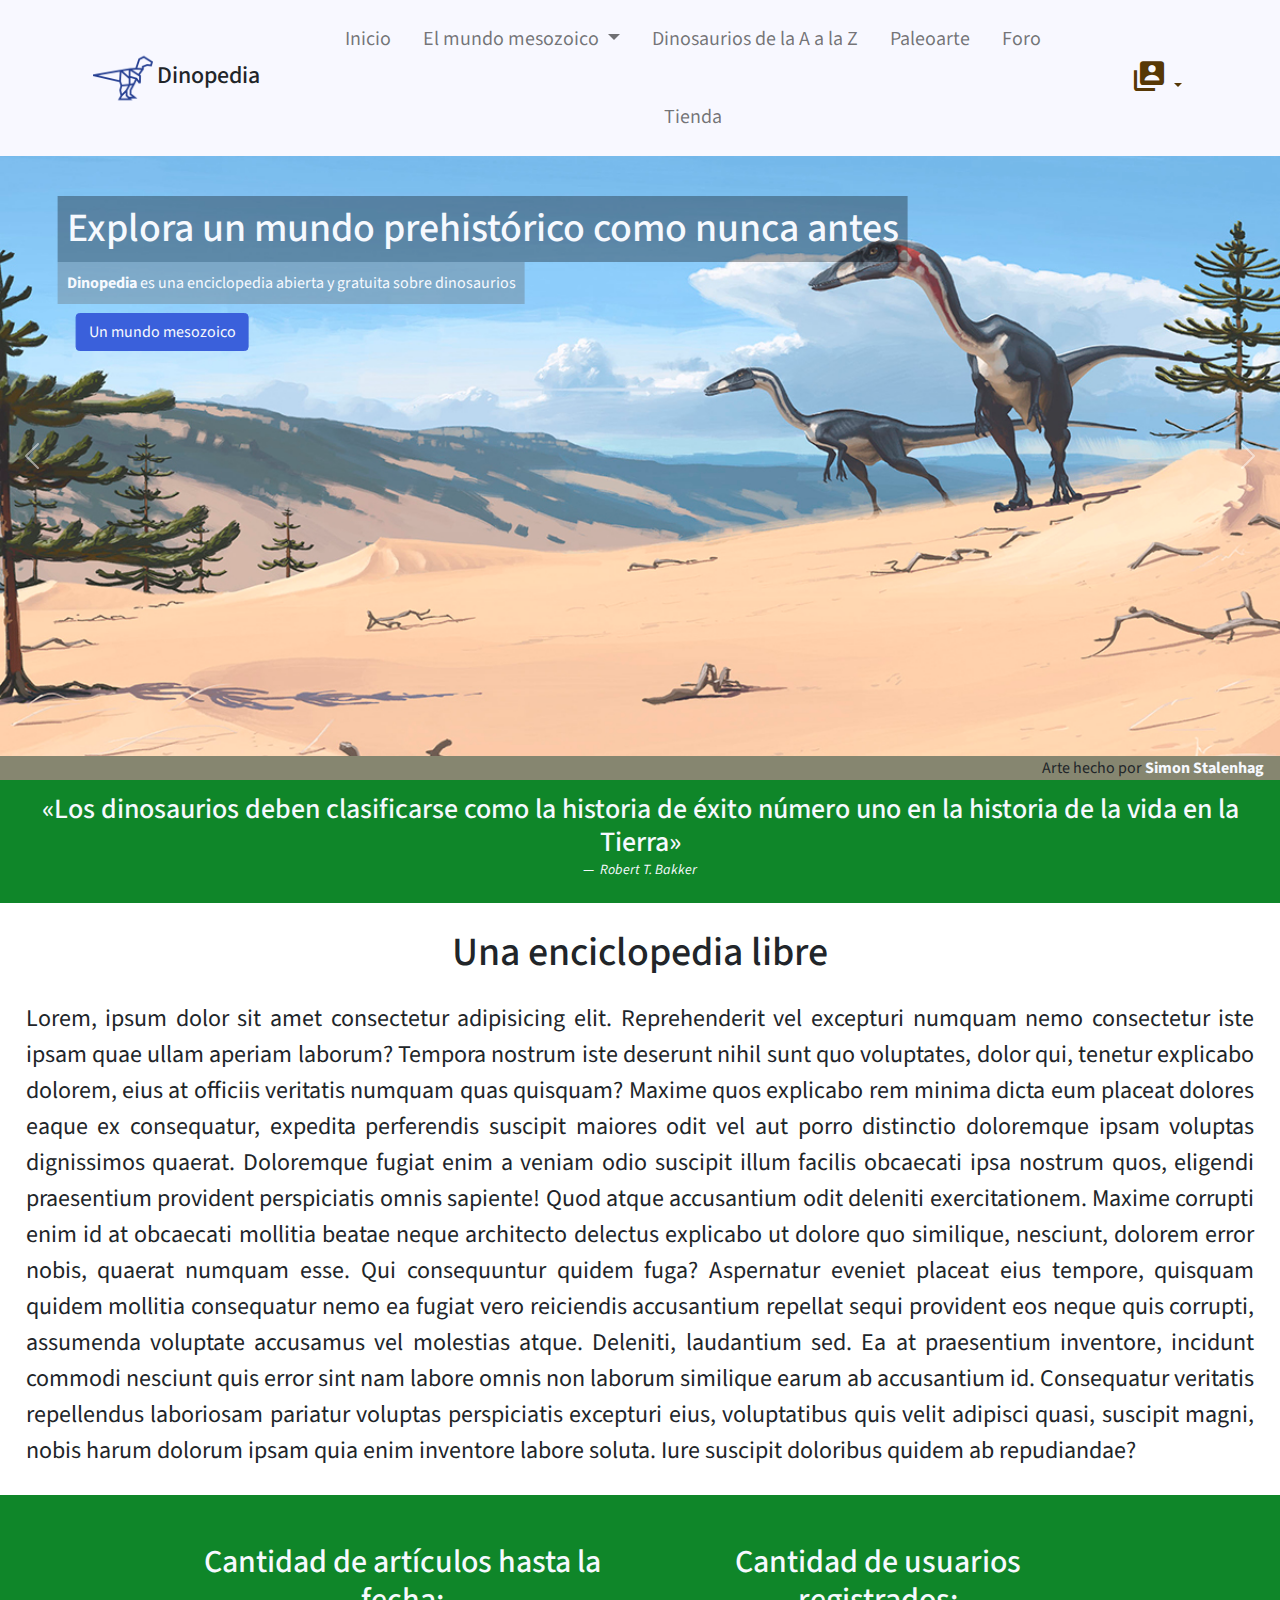
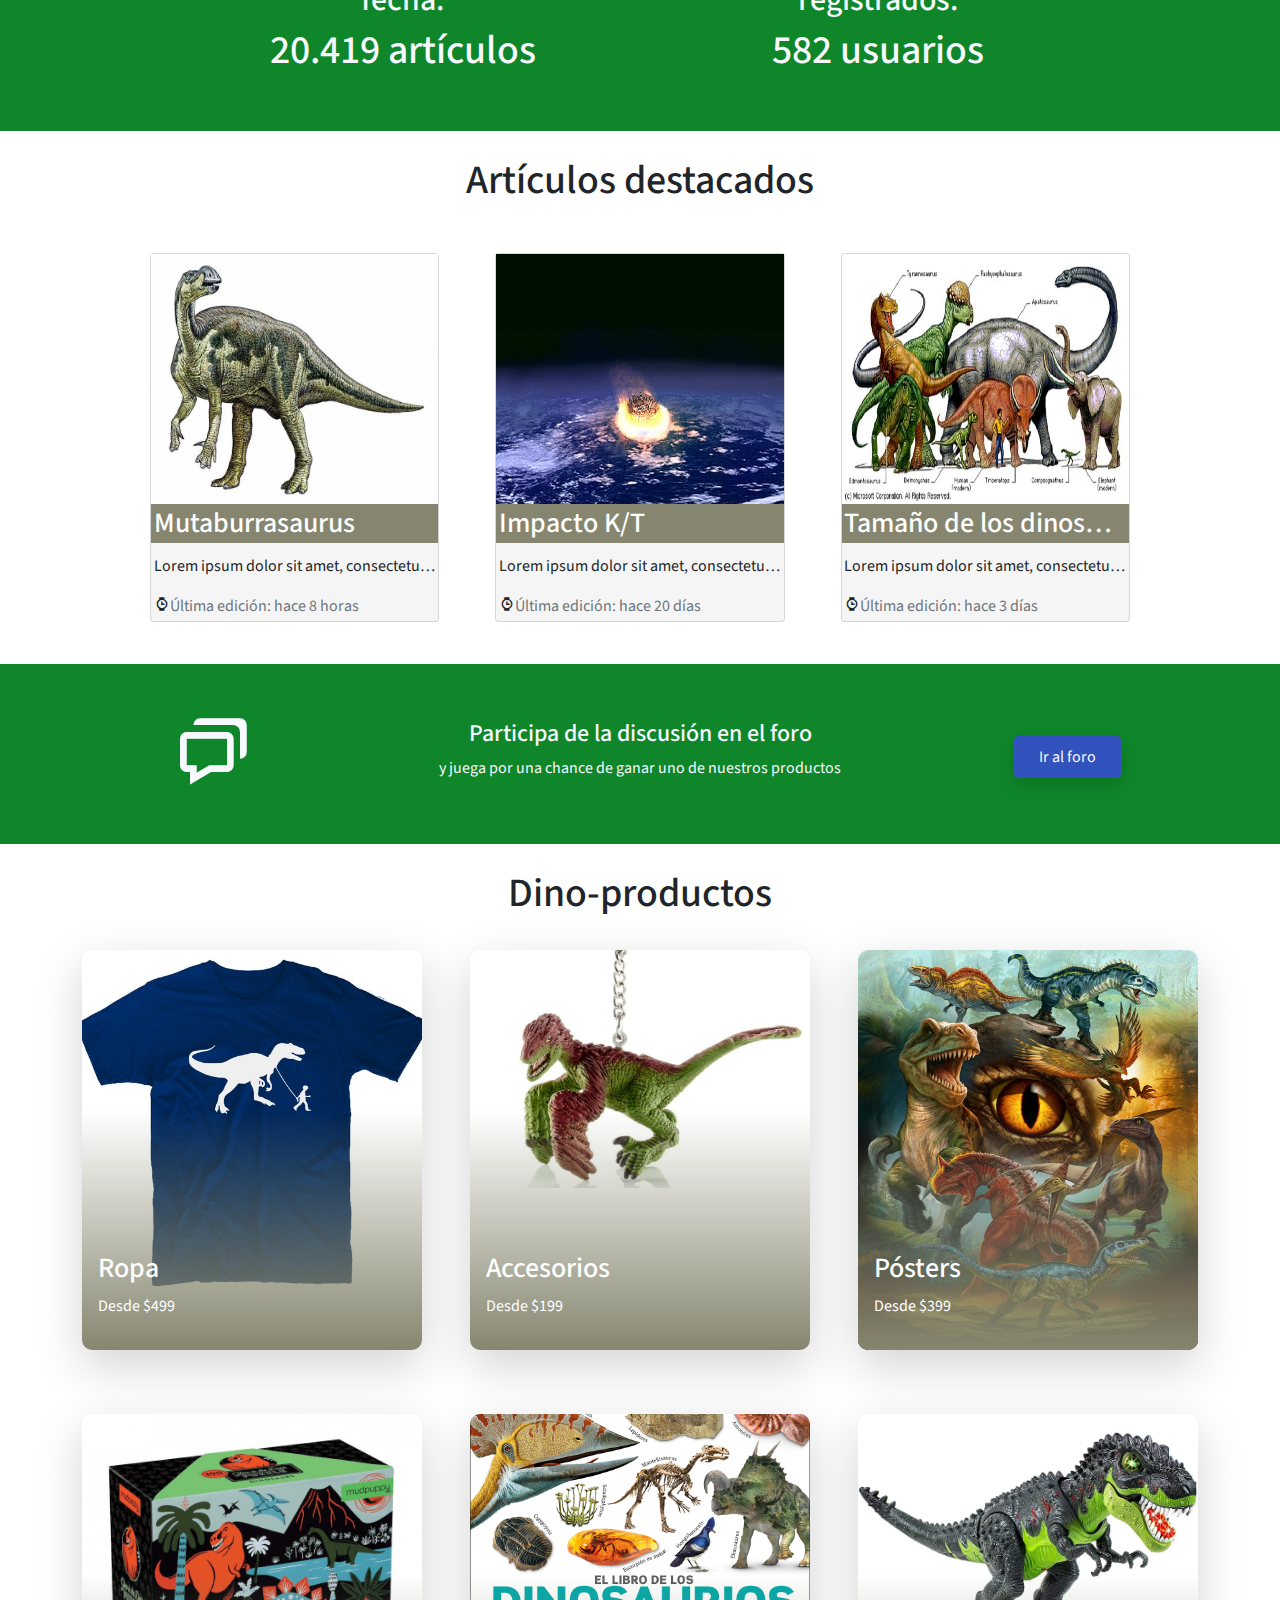
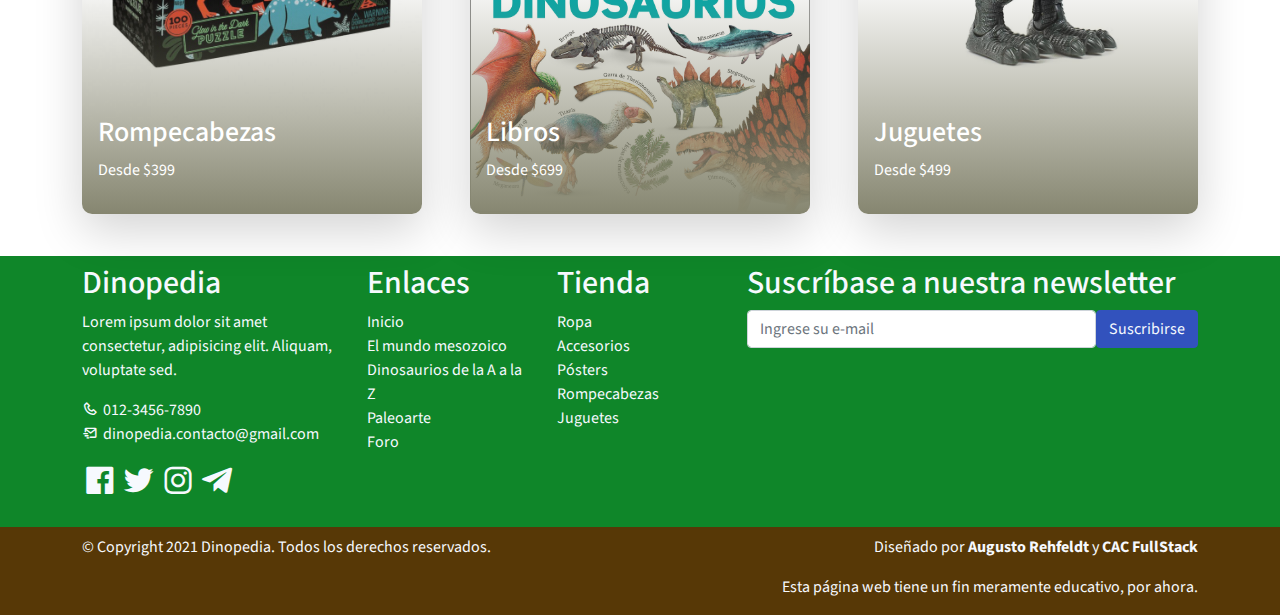
<file: index.html>
<!DOCTYPE html>     <!----- definición de html 5 -->          
<html lang="es"> 	<!----- definición del lenguaje -->  
					<!------Inicio del  HEAD -->
<head>
  <title>Dinopedia</title>
    <meta charset="utf-8">
    <meta name="viewport" content="width=device-width, initial-scale=1">  
	<!----- viewport para apple device-width = ancho pantalla initial-scale es que inicia sin ningún zoom --> 
    <link rel="apple-touch-icon" href="assets/img/apple-icon.png">
	<!----- icono para apple y safari --> 
    <link rel="shortcut icon" type="image/x-icon" href="assets/img/favicon.ico">
    <!-- Load Require CSS -->
    <link href="assets/css/bootstrap.min.css" rel="stylesheet">
	<!-- iconos  -->
    <link href="assets/css/boxicon.min.css" rel="stylesheet">
	<!-- tipo de letra -->
    <link rel="preconnect" href="https://fonts.gstatic.com">
    <link href="https://fonts.googleapis.com/css2?family=Source+Sans+Pro&display=swap" rel="stylesheet">
	<!-- carga CSS -->
    <link rel="stylesheet" href="assets/css/estilos.css">
</head>
<!-----
.text-primary  		azul
.text-secondary		gris
.text-success		verde
.text-danger		rojo
.text-warning		amarillo
.text-info			celeste
.text-light			blanco
.text-dark			negro
.text-muted			gris oscuro
.text-white			gris claro
-->
<!------------------------------------------------------------------ Fin del  HEAD -->
<body>
    <!-- Header 
	nav = cuyo propósito es proporcionar enlaces de navegación, ya sea dentro del documento actual 
	o a otros documentos
	-->

    <nav id="main_nav" class="navbar navbar-expand-lg navbar-light" 
        style="position: sticky; padding: 0%; top: 0; width: 100%; z-index: 500; background-color: ghostwhite;">

        <!--navbar-expand-lg = envoltorio para que el navbar se estire en lg
        navbar-light = texto negro de la letra
        bg-white = fondo de color blanco
        -->
    
        <div class="container d-flex justify-content-between align-items-center">
            
            <a class="navbar-brand h1" href="index.html" style="justify-content: start; margin: 0%; padding-left: 1%; padding-right: 1%;">
            <!--navbar-brand = clase se utiliza para resaltar la marca o logotipo de su página-->	
                <img src="assets/img/dinosaur.png" style="width: 3em; margin: auto;">
                <span class="text-dark" style="text-align: center; font-size: 24px;">Dinopedia</span>
            </a>
                
            <!--	boton de hamburguesa --> 
            <button class="navbar-toggler border-0" 
                type="button" data-bs-toggle="collapse" 
                data-bs-target="#navbar-toggler-success" 
                aria-controls="navbarSupportedContent" 
                aria-expanded="false" 
                aria-label="Toggle navigation">
                <span class="navbar-toggler-icon">
                </span>
            </button>
        
            <!------------------------------------------- Opciones del Menu		-->
            <div class="align-self-center collapse navbar-collapse flex-fill  d-lg-flex justify-content-lg-between" 
		        id="navbar-toggler-success">
            
                <!-------collapse navbar-collapse= para agrupar y ocultar el contenido de la barra de navegación 
                por un punto de interrupción principal.
                flex-fill = obliga a que todos los elementos tengan el mismo tamaño de ancho
                d-lg-flex = utilidades para crear un contenedor flexbox y transforme los elementos secundarios 
                directos en elementos flexibles
                -->
                <div class="flex-fill mx-xl-5">
            <!--	  mx=para clases que establecen tanto *-lefty*-right-->
                    <ul class="nav navbar-nav d-flex justify-content-center text-center text-dark" style="margin: 0%; font-size: 20px;">
                <!--   .navbar-nav para una navegación ligera y de altura completa 
                    (incluida la compatibilidad con menús desplegables).-->
                        <li class="nav-item active">
                            <a class="nav-link btn-outline-primary px-3 py-4" href="index.html">Inicio</a>
                        <!-- px = padding y mx es el margin 
                        rounded-pill =genera ese boton con bordes redondeados rounded-circle-->	
                        </li>
                        <li class="nav-item dropdown">
                            <a class="nav-link btn-outline-primary px-3 py-4 dropdown-toggle" type="button" id="dropdownMenuButton1" 
                                style="width: 100%;" data-bs-toggle="dropdown" aria-expanded="false">
                                El mundo mesozoico
                            </a>
                            <ul class="dropdown-menu dropdown-menu dropdown-menu" aria-labelledby="dropdownMenuButton1">
                                <li><a class="dropdown-item" href="triasico.html">Triásico</a></li>
                                <li><a class="dropdown-item" href="jurasico.html">Jurásico</a></li>
                                <li><a class="dropdown-item" href="cretacico.html">Cretácico</a></li>
                            </ul>
                        </li>
                        <li class="nav-item">
                            <a class="nav-link btn-outline-primary py-4 px-3" href="enciclopedia.html">Dinosaurios de la A a la Z</a>
                        </li>
                        <li class="nav-item">
                            <a class="nav-link btn-outline-primary py-4 px-3" href="paleoarte.html">Paleoarte</a>
                        </li>
                        <li class="nav-item">
                            <a class="nav-link btn-outline-primary py-4 px-3" href="foro.html">Foro</a>
                        </li>
                        <li class="nav-item">
                            <a class="nav-link btn-outline-primary py-4 px-3" href="tienda.html">Tienda</a>
                        </li>
                    </ul>
                </div>
                <div class="navbar nav-fill align-self-center text-dark p-0">
                    <a class="nav-link btn-outline-primary px-3 dropdown-toggle" type="button" id="dropdownMenuButton3" 
                        data-bs-toggle="dropdown" aria-expanded="false">
                        <i class='bx bxs-user-account bx-md'></i>
                    </a>
                    <ul class="dropdown-menu dropdown-menu-dark dropdown-menu-end" aria-labelledby="dropdownMenuButton3">
                        <li><a class="dropdown-item" href="#">Ingresar</a></li>
                        <li><a class="dropdown-item" href="#">Registrarse</a></li>
                    </ul>
                </div>
            </div>
        </div>
    </nav>
<!----------------------------------------------------------- Fin de los iconos del menu-->

    <!-- Close Header -->
 <!----------------------------------------------------------- Fin del Header-->

    <!-- Start Banner Hero -->

    <div id="carousel-index" class="carousel slide" data-bs-ride="carousel" style="max-height: 37.5em; overflow: hidden;">
        <div class="carousel-inner">
          <div class="carousel-item active">
            <img src="assets/img/8bis.jpg" class="d-block w-100" alt="..." style="object-fit: cover; overflow: hidden;">
            <div class="carousel-caption" style="text-align: start;">
                <h1 class="text-light" style="margin: 0%; padding: 1%; width: fit-content; background-color: rgba(0, 0, 0, 0.323);">Explora un mundo prehistórico como nunca antes</h1>
                <p class="text-light" style="margin: 0%; padding: 1%; width: fit-content; background-color: rgba(95, 95, 95, 0.323);"><strong>Dinopedia</strong> es una enciclopedia abierta y gratuita sobre dinosaurios</p>
                <a href="triasico.html" class="btn btn-secondary text-light" style="margin-top: 1%; position: relative; z-index: 500; margin-left: 2%;">
                    Un mundo mesozoico
                </a>
            </div>
          </div>
          <div class="carousel-item">
            <img src="assets/img/9bis.jpg" class="d-block w-100" alt="..." style="object-fit: cover; overflow: hidden;">
            <div class="carousel-caption" style="text-align: start;">
                <h1 class="text-light" style="margin: 0%; padding: 1%; width: fit-content; background-color: rgba(0, 0, 0, 0.523);">¡Lee, crea y edita miles de artículos!</h1>
                <p class="text-light" style="margin: 0%; padding: 1%; width: fit-content; background-color: rgba(95, 95, 95, 0.623);">O debate con otros usuarios en nuestro foro de discusión</p>
                <a href="enciclopedia.html" class="btn btn-secondary text-light" style="margin-top: 1%; position: relative; z-index: 500; margin-left: 2%;">
                    Ver artículos
                </a>
              </div>
          </div>
          <div class="carousel-item">
            <img src="assets/img/23bis.jpg" class="d-block w-100" alt="..." style="object-fit: cover; overflow: hidden;">
            <div class="carousel-caption" style="text-align: start;">
                <h1 class="text-light" style="margin: 0%; padding: 1%; width: fit-content; background-color: rgba(0, 0, 0, 0.323);">¡Compra cientos de productos en nuestra tienda!</h1>
                <p class="text-light" style="margin: 0%; padding: 1%; width: fit-content; background-color: rgba(95, 95, 95, 0.323);">Encuentra el regalo perfecto, o tu juguete favorito</p>
                <a href="tienda.html" class="btn btn-secondary text-light" style="margin-top: 1%; position: relative; z-index: 500; margin-left: 2%;">
                    Ver tienda
                </a>
              </div>
            </div>
        </div>
        <button class="carousel-control-prev" type="button" data-bs-target="#carousel-index" data-bs-slide="prev"
            style="background-color: rgba(0, 0, 255, 0); border: hidden; width: 5%;">
          <span class="carousel-control-prev-icon" aria-hidden="true"></span>
          <span class="visually-hidden">Previous</span>
        </button>
        <button class="carousel-control-next" type="button" data-bs-target="#carousel-index" data-bs-slide="next"
            style="background-color: rgba(0, 0, 255, 0); border: hidden; width: 5%;">
            <span class="carousel-control-next-icon" aria-hidden="true"></span>
          <span class="visually-hidden">Next</span>
        </button>
    </div>
    <div id="credito_artista" class="d-block w-100" style="text-align: end; padding-right: 1em;">
        <span>Arte hecho por&nbsp;</span><a class="text-decoration-none text-light" style="font-weight: bold;" href="https://www.simonstalenhag.se/paleo.html">Simon Stalenhag</a>
    </div>

    <!-- End Banner Here -->

    <!-- start frase -->

    <section>

        <div class="container-fluid bg-secondary" style="padding: 1%; padding-bottom: 0.5%;">
            <figure class="text-center">
                <blockquote class="blockquote text-light" >
                  <h3>«Los dinosaurios deben clasificarse como la historia de éxito número uno en la historia de la vida en la Tierra»</h3>
                </blockquote>
                <figcaption class="blockquote-footer text-light">
                    <cite title="Source Title">Robert T. Bakker</cite>
                </figcaption>
              </figure>
        </div>

    </section>

    <!-- end frase -->

    <!-- start presentacion -->

    <section style="margin: 2%;">

        <h1 class="h1 text-center col-12 mt-3 mb-4">Una enciclopedia libre</h1>

        <p class="texto-articulo">Lorem, ipsum dolor sit amet consectetur adipisicing elit. Reprehenderit vel excepturi numquam nemo consectetur iste ipsam quae ullam aperiam laborum? Tempora nostrum iste deserunt nihil sunt quo voluptates, dolor qui, tenetur explicabo dolorem, eius at officiis veritatis numquam quas quisquam? Maxime quos explicabo rem minima dicta eum placeat dolores eaque ex consequatur, expedita perferendis suscipit maiores odit vel aut porro distinctio doloremque ipsam voluptas dignissimos quaerat. Doloremque fugiat enim a veniam odio suscipit illum facilis obcaecati ipsa nostrum quos, eligendi praesentium provident perspiciatis omnis sapiente! Quod atque accusantium odit deleniti exercitationem. Maxime corrupti enim id at obcaecati mollitia beatae neque architecto delectus explicabo ut dolore quo similique, nesciunt, dolorem error nobis, quaerat numquam esse. Qui consequuntur quidem fuga? Aspernatur eveniet placeat eius tempore, quisquam quidem mollitia consequatur nemo ea fugiat vero reiciendis accusantium repellat sequi provident eos neque quis corrupti, assumenda voluptate accusamus vel molestias atque. Deleniti, laudantium sed. Ea at praesentium inventore, incidunt commodi nesciunt quis error sint nam labore omnis non laborum similique earum ab accusantium id. Consequatur veritatis repellendus laboriosam pariatur voluptas perspiciatis excepturi eius, voluptatibus quis velit adipisci quasi, suscipit magni, nobis harum dolorum ipsam quia enim inventore labore soluta. Iure suscipit doloribus quidem ab repudiandae?</p>

    </section>

    <!-- end presentacion -->

    <!-- Start datos -->
    <section class="bg-secondary">
        <div class="container py-5">
            <div class="row d-flex justify-content-center text-center">
                <div class="col-5 text-light">
                    <h2 class="h2 text-center">Cantidad de artículos hasta la fecha:</h2>
                    <h1 class="h1 text-center">20.419 artículos</h1>
                </div>
                <div class="col-5 text-light">
                    <h2 class="h2 text-center">Cantidad de usuarios registrados:</h2>
                    <h1 class="h1 text-center">582 usuarios</h1>
                </div>
            </div>
        </div>
    </section>
    <!-- End datos -->
	
    <!-- start Artículos destacados -->

    <section style="margin: 2%;">

        <div class="row mt-3 mb-4">
            <h1 class="text-center">Artículos destacados</h1>
        </div>
        <div class="row justify-content-center mb-4" id="espacio_articulos">
            <div class='col-10 col-sm-8 col-md-5 col-lg-4 col-xl-3 m-3'>
                <div class='card'>
                    <a class="stretched-link" href="#"></a>
                    <img src='assets/img/Muttaburrasaurus.jpg' style="overflow: hidden; height: 250px;">
                    <h3 class="titulo-articulo-index">Mutaburrasaurus</h3>
                    <div class="card-body" style="padding: 1%;">
                        <p style='overflow: hidden; white-space: nowrap; text-overflow: ellipsis;'>Lorem ipsum dolor sit amet, consectetur adipiscing elit, sed do eiusmod tempor incididunt ut labore et dolore magna aliqua. Ut enim ad minim veniam, quis nostrud exercitation ullamco laboris nisi ut aliquip ex ea commodo consequat. Duis aute irure dolor in reprehenderit in voluptate velit esse cillum dolore eu fugiat nulla pariatur. Excepteur sint occaecat cupidatat non proident, sunt in culpa qui officia deserunt mollit anim id est laborum.</p>
                        <i class='bx bxs-watch'></i><span class="text-muted">Última edición: hace 8 horas</span>
                    </div>
                </div>
            </div>
            <div class='col-10 col-sm-8 col-md-5 col-lg-4 col-xl-3 m-3'>
                <div class='card'>
                    <a class="stretched-link" href="#"></a>
                    <img src='assets/img/Impact_event.jpg' style="overflow: hidden; height: 250px;">
                    <h3 class="titulo-articulo-index">Impacto K/T</h3>
                    <div class="card-body" style="padding: 1%;">
                        <p style='overflow: hidden; white-space: nowrap; text-overflow: ellipsis;'>Lorem ipsum dolor sit amet, consectetur adipiscing elit, sed do eiusmod tempor incididunt ut labore et dolore magna aliqua. Ut enim ad minim veniam, quis nostrud exercitation ullamco laboris nisi ut aliquip ex ea commodo consequat. Duis aute irure dolor in reprehenderit in voluptate velit esse cillum dolore eu fugiat nulla pariatur. Excepteur sint occaecat cupidatat non proident, sunt in culpa qui officia deserunt mollit anim id est laborum.</p>
                        <i class='bx bxs-watch'></i><span class="text-muted">Última edición: hace 20 días</span>
                    </div>
                </div>
            </div>
            <div class='col-10 col-sm-8 col-md-5 col-lg-4 col-xl-3 m-3'>
                <div class='card'>
                    <a class="stretched-link" href="#"></a>
                    <img class="card-img-top" src='assets/img/tamaño-dinosaurios.jpg' style="overflow: hidden; height: 250px;">
                    <h3 class="titulo-articulo-index">Tamaño de los dinosaurios</h3>
                    <div class="card-body" style="padding: 1%;">
                        <p style='overflow: hidden; white-space: nowrap; text-overflow: ellipsis;'>Lorem ipsum dolor sit amet, consectetur adipiscing elit, sed do eiusmod tempor incididunt ut labore et dolore magna aliqua. Ut enim ad minim veniam, quis nostrud exercitation ullamco laboris nisi ut aliquip ex ea commodo consequat. Duis aute irure dolor in reprehenderit in voluptate velit esse cillum dolore eu fugiat nulla pariatur. Excepteur sint occaecat cupidatat non proident, sunt in culpa qui officia deserunt mollit anim id est laborum.</p>
                        <i class='bx bxs-watch'></i><span class="text-muted">Última edición: hace 3 días</span>
                    </div>
                </div>
            </div>
        </div>

    </section>

    <!-- end Artículos destacados -->

    <!-- Start invitacion foro -->
    <section class="bg-secondary">
        <div class="container py-5">
            <div class="row d-flex justify-content-center text-center">
                <div class="col-lg-3 col-12 text-light align-items-center">
                    <i class='display-1 bx bx-chat bx-lg'></i>
                </div>
                <div class="col-lg-6 col-12 text-light pt-2">
                    <h3 class="h4 light-300">Participa de la discusión en el foro</h3>
                    <p class="light-300">y juega por una chance de ganar uno de nuestros productos</p>
                </div>
                <div class="col-lg-3 col-12 pt-4">
                    <a href="foro.html" class="btn btn-primary btn-block shadow px-4 py-2">Ir al foro</a>
                </div>
            </div>
        </div>
    </section>
    <!-- End invitacion foro -->

    <!-- Start productos -->
    <section style="margin: 2%;">
        <div class="container">
            <div class="row text-center mt-3 mb-4">
                <h1 class="text-center">Dino-productos</h1>
            </div>
            <div class="row gy-5 g-lg-5 mb-4 justify-content-center" id="espacio_productos">

                <!-- Start Recent Work -->
                <div class="col-md-4 mb-3">
                    <a href="#" class="recent-work card border-0 shadow-lg overflow-hidden" style="height: 400px;">
                        <img class="recent-work-img card-img" src="./assets/img/il_570xN.1763311496_bybn.jpg" alt="Card image">
                        <div class="recent-work-vertical card-img-overlay d-flex align-items-end">
                            <div class="recent-work-content text-start mb-3 ml-3 text-dark">
                                <h3 class="card-title light-300">Ropa</h3>
                                <p class="card-text">Desde $499</p>
                            </div>
                        </div>
                    </a>
                </div><!-- End Recent Work -->

                <!-- Start Recent Work -->
                <div class="col-md-4 mb-3">
                    <a href="#" class="recent-work card border-0 shadow-lg overflow-hidden" style="height: 400px;">
                        <img class="recent-work-img card-img" src="./assets/img/s789267714523852450_p1144_i3_w1600.jpeg" alt="Card image"
                            style="margin-top: -30%;">
                        <div class="recent-work-vertical card-img-overlay d-flex align-items-end">
                            <div class="recent-work-content text-start mb-3 ml-3 text-dark">
                                <h3 class="card-title light-300">Accesorios</h3>
                                <p class="card-text">Desde $199</p>
                            </div>
                        </div>
                    </a>
                </div><!-- End Recent Work -->

                <!-- Start Recent Work -->
                <div class="col-md-4 mb-3">
                    <a href="#" class="recent-work card border-0 shadow-lg overflow-hidden" style="height: 400px;">
                        <img class="recent-work-img card-img" src="./assets/img/d2e48f20250f417d754ce48e1c7e68b6.jpg" alt="Card image"
                            style="overflow: hidden;">
                        <div class="recent-work-vertical card-img-overlay d-flex align-items-end">
                            <div class="recent-work-content text-start mb-3 ml-3 text-dark">
                                <h3 class="card-title light-300">Pósters</h3>
                                <p class="card-text">Desde $399</p>
                            </div>
                        </div>
                    </a>
                </div><!-- End Recent Work -->

                <div class="col-md-4 mb-3">
                    <a href="#" class="recent-work card border-0 shadow-lg overflow-hidden" style="height: 400px;">
                        <img class="recent-work-img card-img" src="./assets/img/rompecabezas-dinosaurios-glow-in-the-dark.jpg" alt="Card image"
                            style="margin-top: -10%;">
                        <div class="recent-work-vertical card-img-overlay d-flex align-items-end">
                            <div class="recent-work-content text-start mb-3 ml-3 text-dark">
                                <h3 class="card-title light-300">Rompecabezas</h3>
                                <p class="card-text">Desde $399</p>
                            </div>
                        </div>
                    </a>
                </div><!-- End Recent Work -->

                <div class="col-md-4 mb-3">
                    <a href="#" class="recent-work card border-0 shadow-lg overflow-hidden" style="height: 400px;">
                        <img class="recent-work-img card-img" src="./assets/img/91EcUVr-QmL.jpg" alt="Card image"
                            style="margin-top: -10%;">
                        <div class="recent-work-vertical card-img-overlay d-flex align-items-end">
                            <div class="recent-work-content text-start mb-3 ml-3 text-dark">
                                <h3 class="card-title light-300">Libros</h3>
                                <p class="card-text">Desde $699</p>
                            </div>
                        </div>
                    </a>
                </div><!-- End Recent Work -->

                <div class="col-md-4 mb-3">
                    <a href="#" class="recent-work card border-0 shadow-lg overflow-hidden" style="height: 400px;">
                        <img class="recent-work-img card-img" src="./assets/img/71bc3UjA45L._AC_SL1500_.jpg" alt="Card image"
                            style="margin-top: 5%;">
                        <div class="recent-work-vertical card-img-overlay d-flex align-items-end">
                            <div class="recent-work-content text-start mb-3 ml-3 text-dark">
                                <h3 class="card-title light-300">Juguetes</h3>
                                <p class="card-text">Desde $499</p>
                            </div>
                        </div>
                    </a>
                </div><!-- End Recent Work -->

            </div>
        </div>
    </section>
    <!-- End productos -->

    <!-- Start Footer -->
    <footer class="bg-secondary">

        <div class="container">
            <div class="row bg-secondary justify-content-center py-2">
                <div class="col-12 col-sm-6 col-md-3 text-start">
                    <a class="text-decoration-none" href="index.html">
                        <h2 class="text-light">Dinopedia</h2>
                    </a>
                    <p class="text-light">Lorem ipsum dolor sit amet consectetur, adipisicing elit. Aliquam, voluptate sed.</p>
                    <ul class="list-unstyled text-light">
                        <li>
                            <i class='bx-fw bx bx-phone bx-xs'></i><a class="text-decoration-none text-light py-1" 
                            href="tel:012-3456-7890">012-3456-7890</a>
                        </li>
                        <li>
                            <i class='bx-fw bx bx-mail-send bx-xs'></i><a class="text-decoration-none text-light py-1"
                            href="mailto:dinopedia.contacto@gmail.com">dinopedia.contacto@gmail.com</a>
                        </li>
                    </ul>
                    <ul class="list-inline footer-icons light-300">
                        <li class="list-inline-item m-0">
                            <a class="text-light" target="_blank" href="http://facebook.com">
                                <i class='bx bxl-facebook-square bx-md'></i>
                            </a>
                        </li>
                        <li class="list-inline-item m-0">
                            <a class="text-light" target="_blank" href="http://twitter.com">
                                <i class='bx bxl-twitter bx-md'></i>
                            </a>
                        </li>
                        <li class="list-inline-item m-0">
                            <a class="text-light" target="_blank" href="http://instagram.com">
                                <i class='bx bxl-instagram bx-md'></i>
                            </a>
                        </li>
                        <li class="list-inline-item m-0">
                            <a class="text-light" target="_blank" href="https://web.telegram.org/#/login">
                                <i class='bx bxl-telegram bx-md'></i>
                            </a>
                        </li>
                    </ul>
                </div>
                <div class="col-12 col-sm-6 col-md-2 text-start">
                    <h2 class="text-light">Enlaces</h2>
                    <ul class="list-unstyled text-light">
                        <li>
                            <a class="text-decoration-none text-light" href="index.html">
                                Inicio
                            </a>
                        </li>
                        <li>
                            <a class="text-decoration-none text-light" href="triasico.html">
                                El mundo mesozoico
                            </a>
                        </li>
                        <li>
                            <a class="text-decoration-none text-light" href="enciclopedia.html">
                                Dinosaurios de la A a la Z
                            </a>
                        </li>
                        <li>
                            <a class="text-decoration-none text-light" href="paleoarte.html">
                                Paleoarte
                            </a>
                        </li>
                        <li>
                            <a class="text-decoration-none text-light" href="foro.html">
                                Foro
                            </a>
                        </li>
                    </ul>
                </div>
                <div class="col-12 col-sm-6 col-md-2 text-start">
                    <h2 class="text-light">Tienda</h2>
                    <ul class="list-unstyled text-light">
                        <li>
                            <a class="text-decoration-none text-light" href="#">
                                Ropa
                            </a>
                        </li>
                        <li>
                            <a class="text-decoration-none text-light" href="#">
                                Accesorios
                            </a>
                        </li>
                        <li>
                            <a class="text-decoration-none text-light" href="#">
                                Pósters
                            </a>
                        </li>
                        <li>
                            <a class="text-decoration-none text-light" href="#">
                                Rompecabezas
                            </a>
                        </li>
                        <li>
                            <a class="text-decoration-none text-light" href="#">
                                Juguetes
                            </a>
                        </li>
                    </ul>
                </div>
                <div class="col-12 col-sm-6 col-md-5 text-light text-start">
                    <h2 class="text-light">Suscríbase a nuestra newsletter</h2>
                    <form action="#" method="POST">
                        <div class="form-row d-flex flex-fill">
                            <input class="form-control" type="email" placeholder="Ingrese su e-mail" required>
                            <input class="btn btn-primary" type="submit" value="Suscribirse">
                        </div>

                    </form>
                </div>
            </div>
        </div>

        <div class="w-100 bg-primary">
            <div class="container">
                <div class="row pt-2">
                    <div class="col-12 col-sm-6">
                        <p class="text-lg-start text-center text-light light-300">
                            © Copyright 2021 Dinopedia. Todos los derechos reservados.
                        </p>
                    </div>
                    <div class="col-12 col-sm-6">
                        <p class="text-lg-end text-center text-light light-300">
                            Diseñado por <a rel="sponsored" class="text-decoration-none text-light" 
                            href="https://www.linkedin.com/in/augusto-rehfeldt-9aa01320a/" target="_blank"><strong>Augusto Rehfeldt</strong></a> y <a rel="sponsored" class="text-decoration-none text-light" 
                            href="https://cursophp.com.ar/" target="_blank"><strong>CAC FullStack</strong></a>
                        </p>
                        <p class="text-light text-end">
                            Esta página web tiene un fin meramente educativo, por ahora.
                        </p>
                    </div>
                </div>

            </div>

        </div>
        
    </footer>
    <!-- End Footer -->


    <!-- Bootstrap -->
    <script src="assets/js/bootstrap.bundle.min.js"></script>
    <!-- Load jQuery require for isotope -->
    <script src="assets/js/jquery.min.js"></script>
   <!-- Isotope -->
    <script src="assets/js/isotope.pkgd.js"></script>
    <!-- Page Script -->
    <script>
        $(window).load(function() {
            // init Isotope
            var $projects = $('.projects').isotope({
                itemSelector: '.project',
                layoutMode: 'fitRows'
            });
            $(".filter-btn").click(function() {
                var data_filter = $(this).attr("data-filter");
                $projects.isotope({
                    filter: data_filter
                });
                $(".filter-btn").removeClass("active");
                $(".filter-btn").removeClass("shadow");
                $(this).addClass("active");
                $(this).addClass("shadow");
                return false;
            });
        });
    </script>

 
   
</body>

</html>
</file>
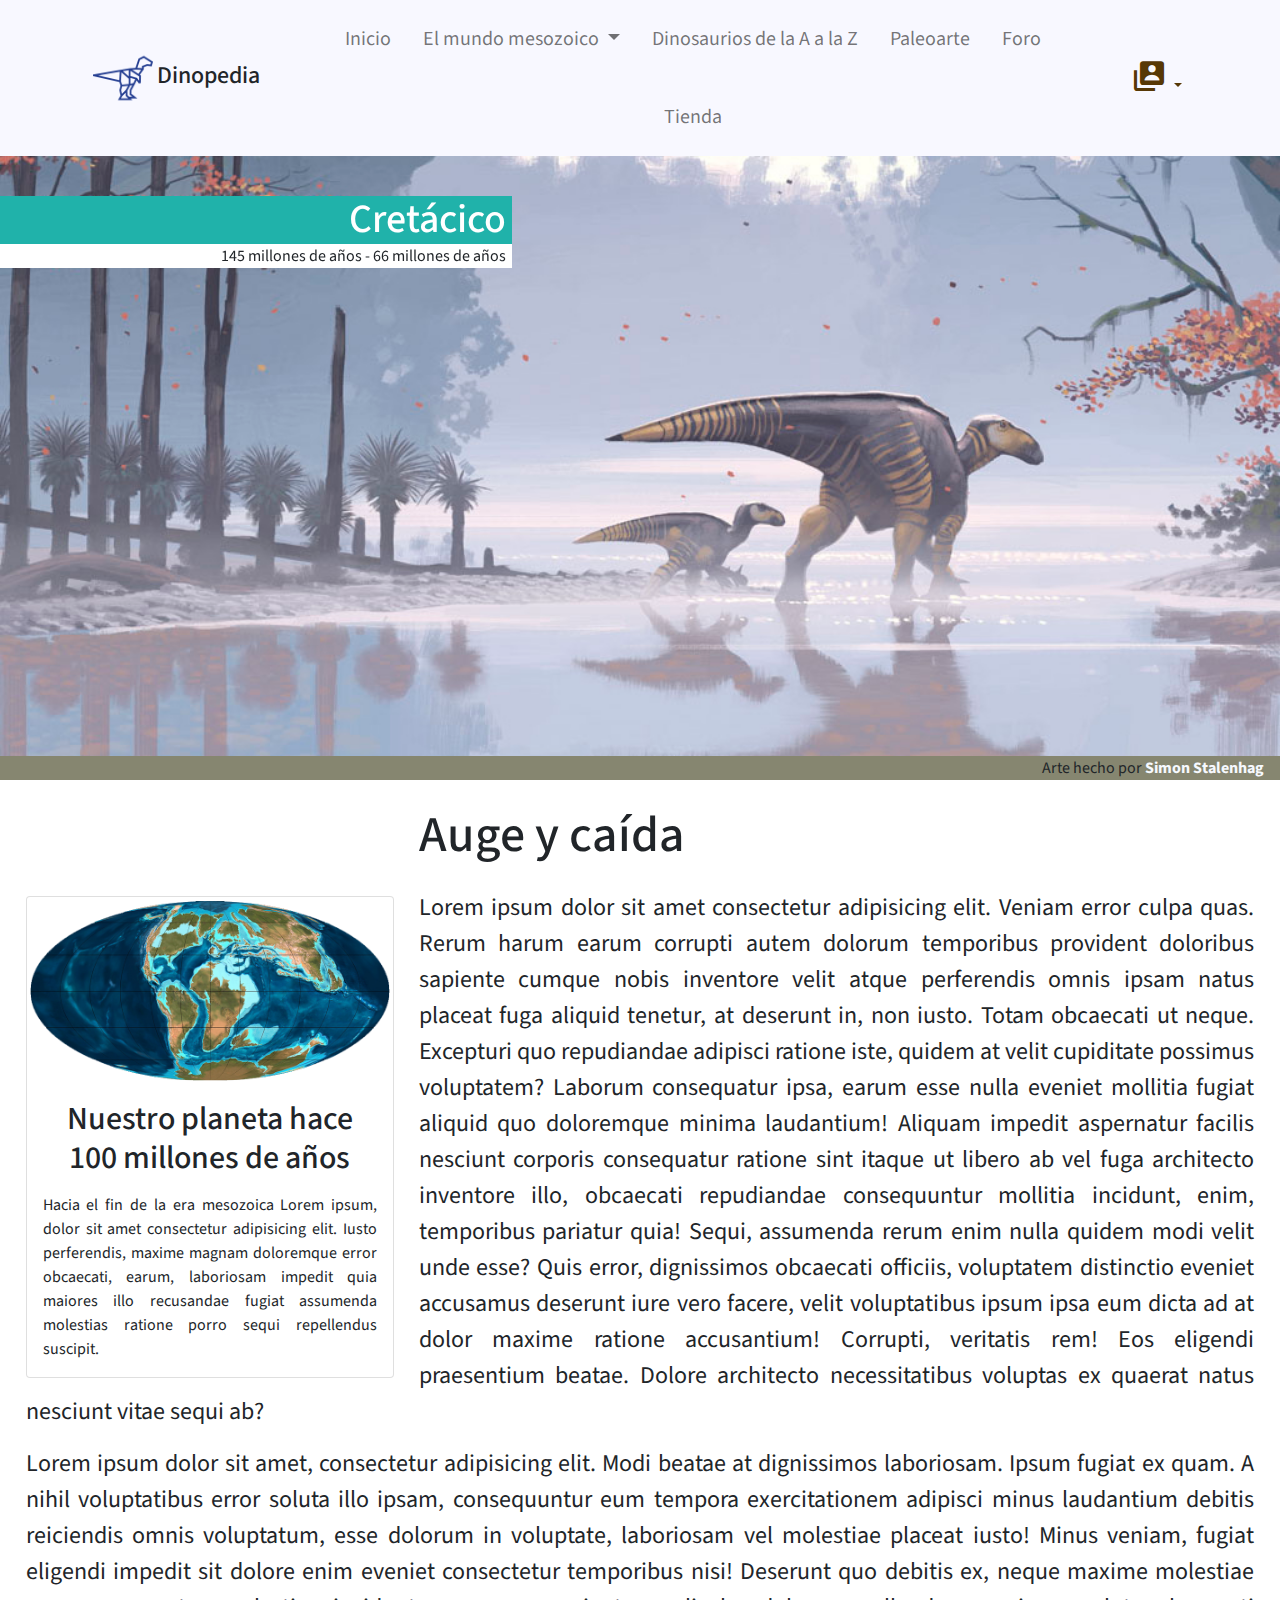
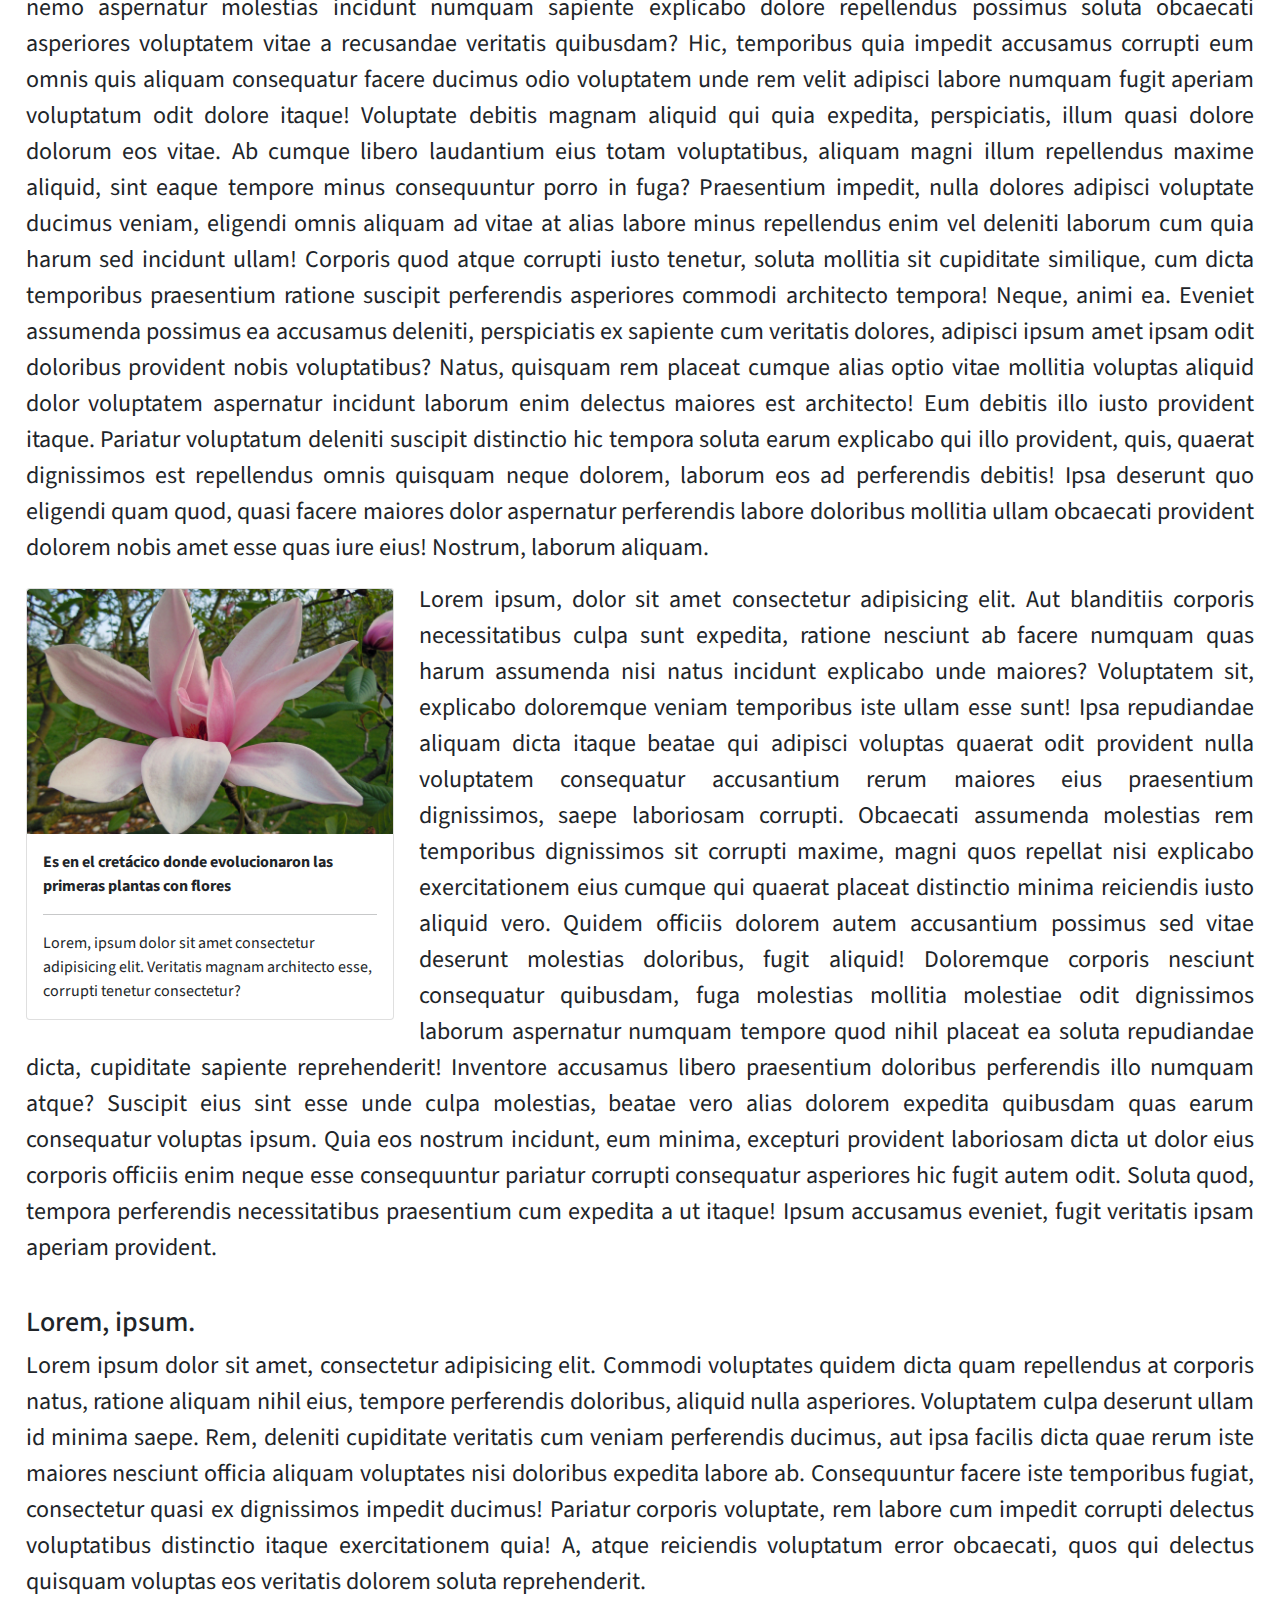
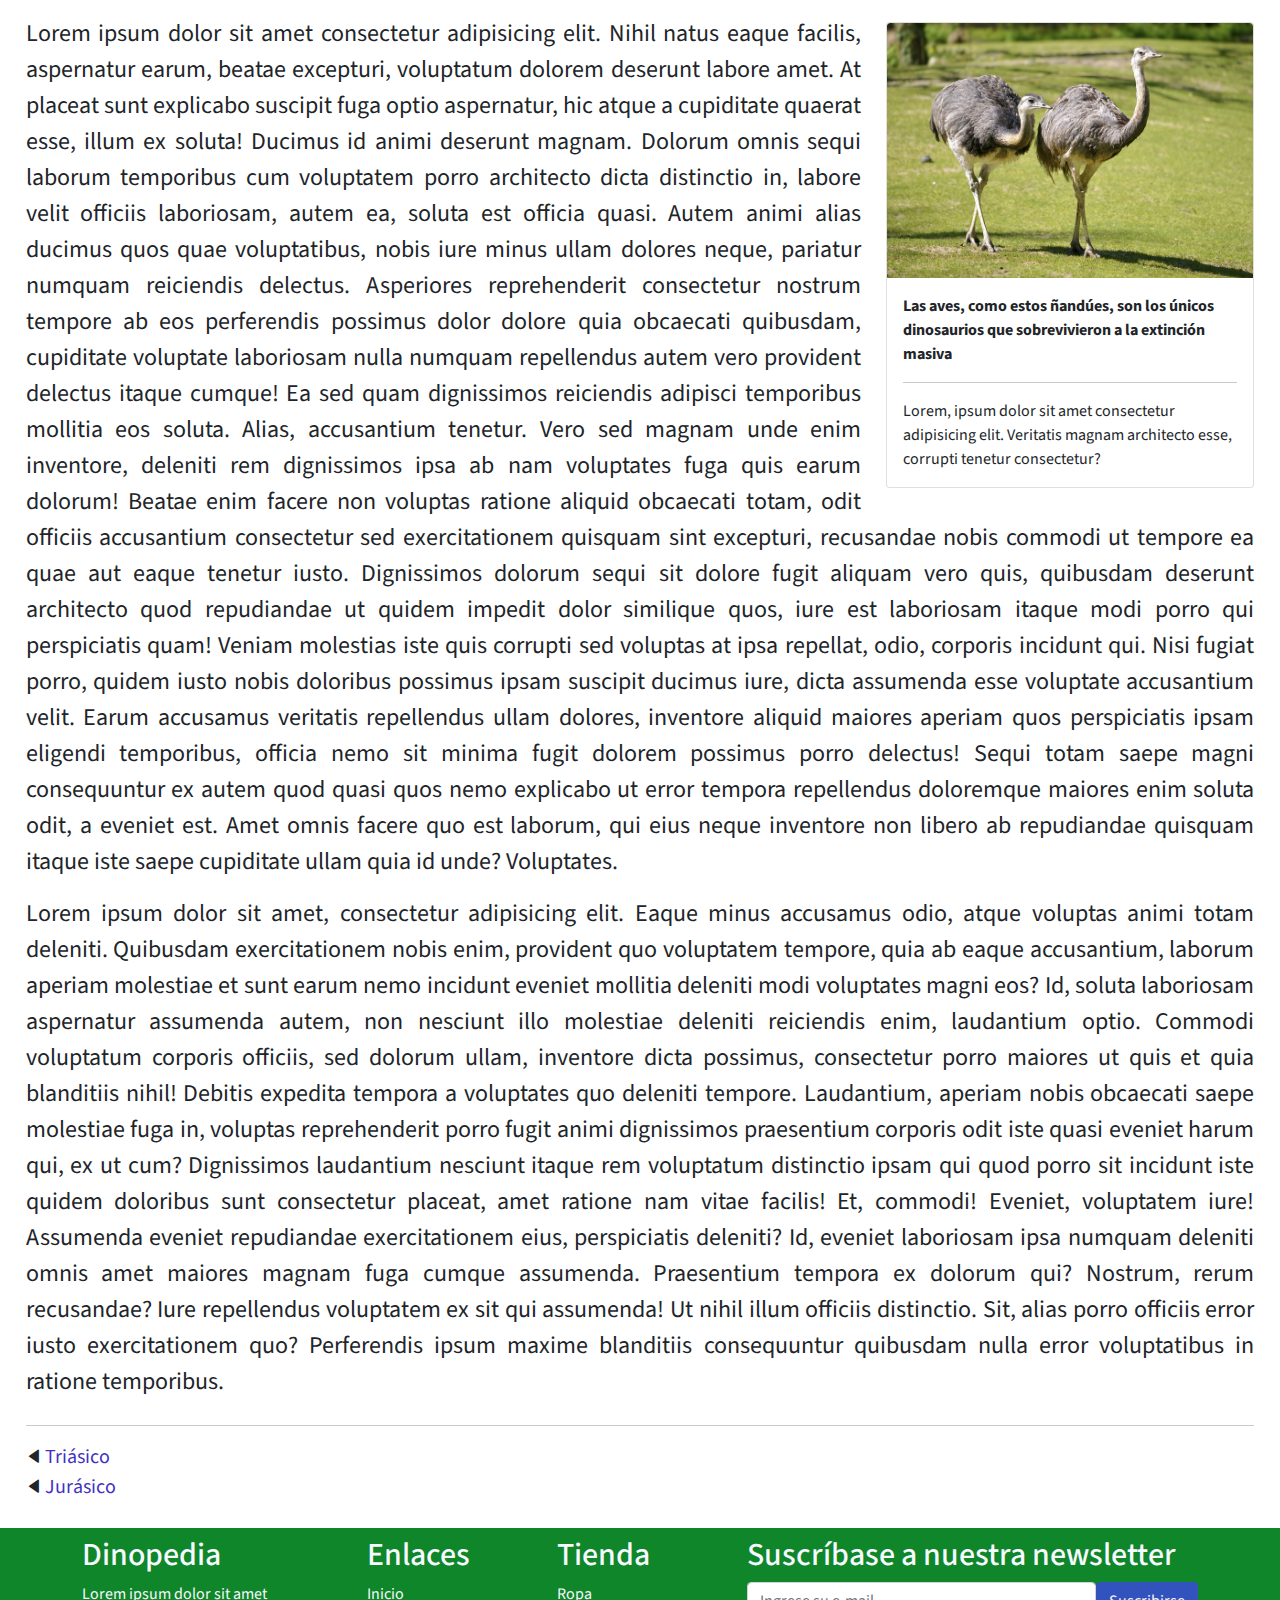
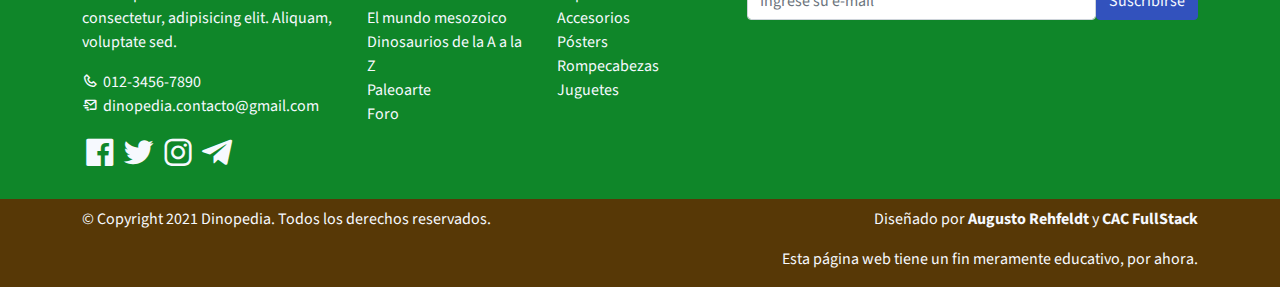
<file: cretacico.html>
<!DOCTYPE html>
<html lang="en">
<head>
    <title>Dinopedia</title>
    <meta charset="utf-8">
    <meta name="viewport" content="width=device-width, initial-scale=1">  
	<!----- viewport para apple device-width = ancho pantalla initial-scale es que inicia sin ningún zoom --> 
    <link rel="apple-touch-icon" href="assets/img/apple-icon.png">
	<!----- icono para apple y safari --> 
    <link rel="shortcut icon" type="image/x-icon" href="assets/img/favicon.ico">
    <!-- Load Require CSS -->
    <link href="assets/css/bootstrap.min.css" rel="stylesheet">
	<!-- iconos  -->
    <link href="assets/css/boxicon.min.css" rel="stylesheet">
	<!-- tipo de letra -->
    <link rel="preconnect" href="https://fonts.gstatic.com">
    <link href="https://fonts.googleapis.com/css2?family=Source+Sans+Pro&display=swap" rel="stylesheet">
	<!-- carga CSS -->
    <link rel="stylesheet" href="assets/css/estilos.css">
</head>
<body>
    <!-- Header -->
    <nav id="main_nav" class="navbar navbar-expand-lg navbar-light" 
        style="position: sticky; padding: 0%; top: 0; width: 100%; z-index: 500; background-color: ghostwhite;">

        <!--navbar-expand-lg = envoltorio para que el navbar se estire en lg
        navbar-light = texto negro de la letra
        bg-white = fondo de color blanco
        -->
    
        <div class="container d-flex justify-content-between align-items-center">
            
            <a class="navbar-brand h1" href="index.html" style="justify-content: start; margin: 0%; padding-left: 1%; padding-right: 1%;">
            <!--navbar-brand = clase se utiliza para resaltar la marca o logotipo de su página-->	
                <img src="assets/img/dinosaur.png" style="width: 3em; margin: auto;">
                <span class="text-dark" style="text-align: center; font-size: 24px;">Dinopedia</span>
            </a>
                
            <!--	boton de hamburguesa --> 
            <button class="navbar-toggler border-0" 
                type="button" data-bs-toggle="collapse" 
                data-bs-target="#navbar-toggler-success" 
                aria-controls="navbarSupportedContent" 
                aria-expanded="false" 
                aria-label="Toggle navigation">
                <span class="navbar-toggler-icon">
                </span>
            </button>
        
            <!------------------------------------------- Opciones del Menu		-->
            <div class="align-self-center collapse navbar-collapse flex-fill  d-lg-flex justify-content-lg-between" 
		        id="navbar-toggler-success">
            
                <!-------collapse navbar-collapse= para agrupar y ocultar el contenido de la barra de navegación 
                por un punto de interrupción principal.
                flex-fill = obliga a que todos los elementos tengan el mismo tamaño de ancho
                d-lg-flex = utilidades para crear un contenedor flexbox y transforme los elementos secundarios 
                directos en elementos flexibles
                -->
                <div class="flex-fill mx-xl-5">
            <!--	  mx=para clases que establecen tanto *-lefty*-right-->
                    <ul class="nav navbar-nav d-flex justify-content-center text-center text-dark" style="margin: 0%; font-size: 20px;">
                <!--   .navbar-nav para una navegación ligera y de altura completa 
                    (incluida la compatibilidad con menús desplegables).-->
                        <li class="nav-item active">
                            <a class="nav-link btn-outline-primary px-3 py-4" href="index.html">Inicio</a>
                        <!-- px = padding y mx es el margin 
                        rounded-pill =genera ese boton con bordes redondeados rounded-circle-->	
                        </li>
                        <li class="nav-item dropdown">
                            <a class="nav-link btn-outline-primary px-3 py-4 dropdown-toggle" type="button" id="dropdownMenuButton1" 
                                style="width: 100%;" data-bs-toggle="dropdown" aria-expanded="false">
                                El mundo mesozoico
                            </a>
                            <ul class="dropdown-menu dropdown-menu dropdown-menu" aria-labelledby="dropdownMenuButton1">
                                <li><a class="dropdown-item" href="triasico.html">Triásico</a></li>
                                <li><a class="dropdown-item" href="jurasico.html">Jurásico</a></li>
                                <li><a class="dropdown-item" href="cretacico.html">Cretácico</a></li>
                            </ul>
                        </li>
                        <li class="nav-item">
                            <a class="nav-link btn-outline-primary py-4  px-3" href="enciclopedia.html">Dinosaurios de la A a la Z</a>
                        </li>
                        <li class="nav-item">
                            <a class="nav-link btn-outline-primary py-4 px-3" href="paleoarte.html">Paleoarte</a>
                        </li>
                        <li class="nav-item">
                            <a class="nav-link btn-outline-primary py-4 px-3" href="foro.html">Foro</a>
                        </li>
                        <li class="nav-item">
                            <a class="nav-link btn-outline-primary py-4 px-3" href="tienda.html">Tienda</a>
                        </li>
                    </ul>
                </div>
                <div class="navbar nav-fill align-self-center d-flex text-dark">
                    <a class="nav-link btn-outline-primary px-3 dropdown-toggle" type="button" id="dropdownMenuButton3" 
                        data-bs-toggle="dropdown" aria-expanded="false">
                        <i class='bx bxs-user-account bx-md'></i>
                    </a>
                    <ul class="dropdown-menu dropdown-menu-dark dropdown-menu-end" aria-labelledby="dropdownMenuButton3">
                        <li><a class="dropdown-item" href="#">Ingresar</a></li>
                        <li><a class="dropdown-item" href="#">Registrarse</a></li>
                    </ul>
                </div>
            </div>
        </div>
    </nav>

    <section>
        <div class="carrousel" style="max-height: 600px; overflow: hidden;" id="carrousel-mesozoico">
            <div class="carousel-inner">
                <div class="carousel-item active">
                    <img src="assets/img/17bis.jpg" class="d-block w-100" alt="imagen" style="object-fit: cover; overflow: hidden;">
                    <div class="carousel-caption">
                        <h1 class="text-end" style="background-color: lightseagreen; margin: 0%; padding-right: 1%;">Cretácico</h1>
                        <p class="text-dark text-end" style="background-color: rgb(255, 255, 255); padding-right: 1%;">145 millones de años - 66 millones de años</p>
                    </div>
                </div>
            </div>
        </div>
        <div id="credito_artista" class="d-block w-100" style="text-align: end; padding-right: 1em;">
            <span>Arte hecho por&nbsp;</span><a class="text-decoration-none text-light" style="font-weight: bold;" href="https://www.simonstalenhag.se/paleo.html">Simon Stalenhag</a>
        </div>
    </section>

    <!-- start articulo -->

    <section style="margin: 2%;" id="articulo_completo">

        <h1>
            Auge y caída
        </h1>

        <div class="card" style="overflow: hidden;">
            <img src="assets/img/cretacico.png" alt="" class="card-img-top" style="padding: 1%;">
            <div class="card-body" style="padding-bottom: 0%;">
                <h2 class="h2 text-center col-12">Nuestro planeta hace 100 millones de años</h2>
                <p style="text-align: justify; margin-top: 1em;">Hacia el fin de la era mesozoica Lorem ipsum, dolor sit amet
                    consectetur adipisicing elit. Iusto perferendis, maxime magnam doloremque error obcaecati, earum,
                    laboriosam impedit quia maiores illo recusandae fugiat assumenda molestias ratione porro sequi
                    repellendus suscipit.</p>
            </div>
        </div>

        <p class="texto-articulo">Lorem ipsum dolor sit amet consectetur adipisicing elit. Veniam error culpa quas.
            Rerum harum earum corrupti autem dolorum temporibus provident doloribus sapiente cumque nobis inventore
            velit atque perferendis omnis ipsam natus placeat fuga aliquid tenetur, at deserunt in, non iusto. Totam
            obcaecati ut neque. Excepturi quo repudiandae adipisci ratione iste, quidem at velit cupiditate possimus
            voluptatem? Laborum consequatur ipsa, earum esse nulla eveniet mollitia fugiat aliquid quo doloremque minima
            laudantium! Aliquam impedit aspernatur facilis nesciunt corporis consequatur ratione sint itaque ut libero
            ab vel fuga architecto inventore illo, obcaecati repudiandae consequuntur mollitia incidunt, enim,
            temporibus pariatur quia! Sequi, assumenda rerum enim nulla quidem modi velit unde esse? Quis error,
            dignissimos obcaecati officiis, voluptatem distinctio eveniet accusamus deserunt iure vero facere, velit
            voluptatibus ipsum ipsa eum dicta ad at dolor maxime ratione accusantium! Corrupti, veritatis rem! Eos
            eligendi praesentium beatae. Dolore architecto necessitatibus voluptas ex quaerat natus nesciunt vitae sequi
            ab?</p>
        <p class="texto-articulo">Lorem ipsum dolor sit amet, consectetur adipisicing elit. Modi beatae at dignissimos
            laboriosam. Ipsum fugiat ex quam. A nihil voluptatibus error soluta illo ipsam, consequuntur eum tempora
            exercitationem adipisci minus laudantium debitis reiciendis omnis voluptatum, esse dolorum in voluptate,
            laboriosam vel molestiae placeat iusto! Minus veniam, fugiat eligendi impedit sit dolore enim eveniet
            consectetur temporibus nisi! Deserunt quo debitis ex, neque maxime molestiae nemo aspernatur molestias
            incidunt numquam sapiente explicabo dolore repellendus possimus soluta obcaecati asperiores voluptatem vitae
            a recusandae veritatis quibusdam? Hic, temporibus quia impedit accusamus corrupti eum omnis quis aliquam
            consequatur facere ducimus odio voluptatem unde rem velit adipisci labore numquam fugit aperiam voluptatum
            odit dolore itaque! Voluptate debitis magnam aliquid qui quia expedita, perspiciatis, illum quasi dolore
            dolorum eos vitae. Ab cumque libero laudantium eius totam voluptatibus, aliquam magni illum repellendus
            maxime aliquid, sint eaque tempore minus consequuntur porro in fuga? Praesentium impedit, nulla dolores
            adipisci voluptate ducimus veniam, eligendi omnis aliquam ad vitae at alias labore minus repellendus enim
            vel deleniti laborum cum quia harum sed incidunt ullam! Corporis quod atque corrupti iusto tenetur, soluta
            mollitia sit cupiditate similique, cum dicta temporibus praesentium ratione suscipit perferendis asperiores
            commodi architecto tempora! Neque, animi ea. Eveniet assumenda possimus ea accusamus deleniti, perspiciatis
            ex sapiente cum veritatis dolores, adipisci ipsum amet ipsam odit doloribus provident nobis voluptatibus?
            Natus, quisquam rem placeat cumque alias optio vitae mollitia voluptas aliquid dolor voluptatem aspernatur
            incidunt laborum enim delectus maiores est architecto! Eum debitis illo iusto provident itaque. Pariatur
            voluptatum deleniti suscipit distinctio hic tempora soluta earum explicabo qui illo provident, quis, quaerat
            dignissimos est repellendus omnis quisquam neque dolorem, laborum eos ad perferendis debitis! Ipsa deserunt
            quo eligendi quam quod, quasi facere maiores dolor aspernatur perferendis labore doloribus mollitia ullam
            obcaecati provident dolorem nobis amet esse quas iure eius! Nostrum, laborum aliquam.</p>
        
        <div class="card" style="overflow: hidden;">
            <img src="assets/img/flor-cretacico.jpg" class="card-img-top" alt="...">
            <div class="card-body" style="padding-bottom: 0%;">
                <span style="font-weight: bold;">Es en el cretácico donde evolucionaron las primeras plantas con flores</span>
                <hr>
                <p>Lorem, ipsum dolor sit amet consectetur adipisicing elit. Veritatis magnam architecto esse, corrupti
                    tenetur consectetur?</p>
            </div>
        </div>

        <p class="texto-articulo">Lorem ipsum, dolor sit amet consectetur adipisicing elit. Aut blanditiis corporis
            necessitatibus culpa sunt expedita, ratione nesciunt ab facere numquam quas harum assumenda nisi natus
            incidunt explicabo unde maiores? Voluptatem sit, explicabo doloremque veniam temporibus iste ullam esse
            sunt! Ipsa repudiandae aliquam dicta itaque beatae qui adipisci voluptas quaerat odit provident nulla
            voluptatem consequatur accusantium rerum maiores eius praesentium dignissimos, saepe laboriosam corrupti.
            Obcaecati assumenda molestias rem temporibus dignissimos sit corrupti maxime, magni quos repellat nisi
            explicabo exercitationem eius cumque qui quaerat placeat distinctio minima reiciendis iusto aliquid vero.
            Quidem officiis dolorem autem accusantium possimus sed vitae deserunt molestias doloribus, fugit aliquid!
            Doloremque corporis nesciunt consequatur quibusdam, fuga molestias mollitia molestiae odit dignissimos
            laborum aspernatur numquam tempore quod nihil placeat ea soluta repudiandae dicta, cupiditate sapiente
            reprehenderit! Inventore accusamus libero praesentium doloribus perferendis illo numquam atque? Suscipit
            eius sint esse unde culpa molestias, beatae vero alias dolorem expedita quibusdam quas earum consequatur
            voluptas ipsum. Quia eos nostrum incidunt, eum minima, excepturi provident laboriosam dicta ut dolor eius
            corporis officiis enim neque esse consequuntur pariatur corrupti consequatur asperiores hic fugit autem
            odit. Soluta quod, tempora perferendis necessitatibus praesentium cum expedita a ut itaque! Ipsum accusamus
            eveniet, fugit veritatis ipsam aperiam provident.</p><br>

            <h3>Lorem, ipsum.</h3>

            <p class="texto-articulo">Lorem ipsum dolor sit amet, consectetur adipisicing elit. Commodi voluptates quidem dicta quam repellendus at corporis natus, ratione aliquam nihil eius, tempore perferendis doloribus, aliquid nulla asperiores. Voluptatem culpa deserunt ullam id minima saepe. Rem, deleniti cupiditate veritatis cum veniam perferendis ducimus, aut ipsa facilis dicta quae rerum iste maiores nesciunt officia aliquam voluptates nisi doloribus expedita labore ab. Consequuntur facere iste temporibus fugiat, consectetur quasi ex dignissimos impedit ducimus! Pariatur corporis voluptate, rem labore cum impedit corrupti delectus voluptatibus distinctio itaque exercitationem quia! A, atque reiciendis voluptatum error obcaecati, quos qui delectus quisquam voluptas eos veritatis dolorem soluta reprehenderit.</p>

            <div class="card" style="overflow: hidden; float: right; margin-left: 2%; margin-right: 0%;">
                <img src="assets/img/Rhea.jpg" class="card-img-top" alt="...">
                <div class="card-body" style="padding-bottom: 0%;">
                    <span style="font-weight: bold;">Las aves, como estos ñandúes, son los únicos dinosaurios que sobrevivieron a la extinción masiva</span>
                    <hr>
                    <p>Lorem, ipsum dolor sit amet consectetur adipisicing elit. Veritatis magnam architecto esse, corrupti
                        tenetur consectetur?</p>
                </div>
            </div>

            <p class="texto-articulo">Lorem ipsum dolor sit amet consectetur adipisicing elit. Nihil natus eaque facilis, aspernatur earum, beatae excepturi, voluptatum dolorem deserunt labore amet. At placeat sunt explicabo suscipit fuga optio aspernatur, hic atque a cupiditate quaerat esse, illum ex soluta! Ducimus id animi deserunt magnam. Dolorum omnis sequi laborum temporibus cum voluptatem porro architecto dicta distinctio in, labore velit officiis laboriosam, autem ea, soluta est officia quasi. Autem animi alias ducimus quos quae voluptatibus, nobis iure minus ullam dolores neque, pariatur numquam reiciendis delectus. Asperiores reprehenderit consectetur nostrum tempore ab eos perferendis possimus dolor dolore quia obcaecati quibusdam, cupiditate voluptate laboriosam nulla numquam repellendus autem vero provident delectus itaque cumque! Ea sed quam dignissimos reiciendis adipisci temporibus mollitia eos soluta. Alias, accusantium tenetur. Vero sed magnam unde enim inventore, deleniti rem dignissimos ipsa ab nam voluptates fuga quis earum dolorum! Beatae enim facere non voluptas ratione aliquid obcaecati totam, odit officiis accusantium consectetur sed exercitationem quisquam sint excepturi, recusandae nobis commodi ut tempore ea quae aut eaque tenetur iusto. Dignissimos dolorum sequi sit dolore fugit aliquam vero quis, quibusdam deserunt architecto quod repudiandae ut quidem impedit dolor similique quos, iure est laboriosam itaque modi porro qui perspiciatis quam! Veniam molestias iste quis corrupti sed voluptas at ipsa repellat, odio, corporis incidunt qui. Nisi fugiat porro, quidem iusto nobis doloribus possimus ipsam suscipit ducimus iure, dicta assumenda esse voluptate accusantium velit. Earum accusamus veritatis repellendus ullam dolores, inventore aliquid maiores aperiam quos perspiciatis ipsam eligendi temporibus, officia nemo sit minima fugit dolorem possimus porro delectus! Sequi totam saepe magni consequuntur ex autem quod quasi quos nemo explicabo ut error tempora repellendus doloremque maiores enim soluta odit, a eveniet est. Amet omnis facere quo est laborum, qui eius neque inventore non libero ab repudiandae quisquam itaque iste saepe cupiditate ullam quia id unde? Voluptates.</p>

            <!-- start linea de tiempo-->

            <div class="w-100" style="background-color: rgb(216, 216, 216);">
                
                <!-- VER COMO IMPLEMENTAR, METER GÉNEROS DE DINOSAURIOS CON UN TIEMPO E INFO -->

            </div>

            <!-- end linea de tiempo-->

            <p class="texto-articulo">Lorem ipsum dolor sit amet, consectetur adipisicing elit. Eaque minus accusamus odio, atque voluptas animi totam deleniti. Quibusdam exercitationem nobis enim, provident quo voluptatem tempore, quia ab eaque accusantium, laborum aperiam molestiae et sunt earum nemo incidunt eveniet mollitia deleniti modi voluptates magni eos? Id, soluta laboriosam aspernatur assumenda autem, non nesciunt illo molestiae deleniti reiciendis enim, laudantium optio. Commodi voluptatum corporis officiis, sed dolorum ullam, inventore dicta possimus, consectetur porro maiores ut quis et quia blanditiis nihil! Debitis expedita tempora a voluptates quo deleniti tempore. Laudantium, aperiam nobis obcaecati saepe molestiae fuga in, voluptas reprehenderit porro fugit animi dignissimos praesentium corporis odit iste quasi eveniet harum qui, ex ut cum? Dignissimos laudantium nesciunt itaque rem voluptatum distinctio ipsam qui quod porro sit incidunt iste quidem doloribus sunt consectetur placeat, amet ratione nam vitae facilis! Et, commodi! Eveniet, voluptatem iure! Assumenda eveniet repudiandae exercitationem eius, perspiciatis deleniti? Id, eveniet laboriosam ipsa numquam deleniti omnis amet maiores magnam fuga cumque assumenda. Praesentium tempora ex dolorum qui? Nostrum, rerum recusandae? Iure repellendus voluptatem ex sit qui assumenda! Ut nihil illum officiis distinctio. Sit, alias porro officiis error iusto exercitationem quo? Perferendis ipsum maxime blanditiis consequuntur quibusdam nulla error voluptatibus in ratione temporibus.</p>

    </section>

    <!-- end articulo -->
    <section style="margin: 2%;">

        <hr>
        <ul class="list-unstyled text-light">
            <li><i class='bx bxs-left-arrow text-dark'></i>&nbsp;<a class="text-decoration-none" href="triasico.html" style="font-size: 20px;">Triásico</a></li>
            <li><i class='bx bxs-left-arrow text-dark'></i>&nbsp;<a class="text-decoration-none" href="jurasico.html" style="font-size: 20px;">Jurásico</a></li>
        </ul>

    </section>

    <!-- Start Footer -->
    <footer class="bg-secondary">

        <div class="container">
            <div class="row bg-secondary justify-content-center py-2">
                <div class="col-12 col-sm-6 col-md-3 text-start">
                    <a class="text-decoration-none" href="index.html">
                        <h2 class="text-light">Dinopedia</h2>
                    </a>
                    <p class="text-light">Lorem ipsum dolor sit amet consectetur, adipisicing elit. Aliquam, voluptate sed.</p>
                    <ul class="list-unstyled text-light">
                        <li>
                            <i class='bx-fw bx bx-phone bx-xs'></i><a class="text-decoration-none text-light py-1" 
                            href="tel:012-3456-7890">012-3456-7890</a>
                        </li>
                        <li>
                            <i class='bx-fw bx bx-mail-send bx-xs'></i><a class="text-decoration-none text-light py-1"
                            href="mailto:dinopedia.contacto@gmail.com">dinopedia.contacto@gmail.com</a>
                        </li>
                    </ul>
                    <ul class="list-inline footer-icons light-300">
                        <li class="list-inline-item m-0">
                            <a class="text-light" target="_blank" href="http://facebook.com">
                                <i class='bx bxl-facebook-square bx-md'></i>
                            </a>
                        </li>
                        <li class="list-inline-item m-0">
                            <a class="text-light" target="_blank" href="http://twitter.com">
                                <i class='bx bxl-twitter bx-md'></i>
                            </a>
                        </li>
                        <li class="list-inline-item m-0">
                            <a class="text-light" target="_blank" href="http://instagram.com">
                                <i class='bx bxl-instagram bx-md'></i>
                            </a>
                        </li>
                        <li class="list-inline-item m-0">
                            <a class="text-light" target="_blank" href="https://web.telegram.org/#/login">
                                <i class='bx bxl-telegram bx-md'></i>
                            </a>
                        </li>
                    </ul>
                </div>
                <div class="col-12 col-sm-6 col-md-2 text-start">
                    <h2 class="text-light">Enlaces</h2>
                    <ul class="list-unstyled text-light">
                        <li>
                            <a class="text-decoration-none text-light" href="index.html">
                                Inicio
                            </a>
                        </li>
                        <li>
                            <a class="text-decoration-none text-light" href="triasico.html">
                                El mundo mesozoico
                            </a>
                        </li>
                        <li>
                            <a class="text-decoration-none text-light" href="enciclopedia.html">
                                Dinosaurios de la A a la Z
                            </a>
                        </li>
                        <li>
                            <a class="text-decoration-none text-light" href="paleoarte.html">
                                Paleoarte
                            </a>
                        </li>
                        <li>
                            <a class="text-decoration-none text-light" href="foro.html">
                                Foro
                            </a>
                        </li>
                    </ul>
                </div>
                <div class="col-12 col-sm-6 col-md-2 text-start">
                    <h2 class="text-light">Tienda</h2>
                    <ul class="list-unstyled text-light">
                        <li>
                            <a class="text-decoration-none text-light" href="#">
                                Ropa
                            </a>
                        </li>
                        <li>
                            <a class="text-decoration-none text-light" href="#">
                                Accesorios
                            </a>
                        </li>
                        <li>
                            <a class="text-decoration-none text-light" href="#">
                                Pósters
                            </a>
                        </li>
                        <li>
                            <a class="text-decoration-none text-light" href="#">
                                Rompecabezas
                            </a>
                        </li>
                        <li>
                            <a class="text-decoration-none text-light" href="#">
                                Juguetes
                            </a>
                        </li>
                    </ul>
                </div>
                <div class="col-12 col-sm-6 col-md-5 text-light text-start">
                    <h2 class="text-light">Suscríbase a nuestra newsletter</h2>
                    <form action="#" method="POST">
                        <div class="form-row d-flex flex-fill">
                            <input class="form-control" type="email" placeholder="Ingrese su e-mail" required>
                            <input class="btn btn-primary" type="submit" value="Suscribirse">
                        </div>

                    </form>
                </div>
            </div>
        </div>

        <div class="w-100 bg-primary">
            <div class="container">
                <div class="row pt-2">
                    <div class="col-12 col-sm-6">
                        <p class="text-lg-start text-center text-light light-300">
                            © Copyright 2021 Dinopedia. Todos los derechos reservados.
                        </p>
                    </div>
                    <div class="col-12 col-sm-6">
                        <p class="text-lg-end text-center text-light light-300">
                            Diseñado por <a rel="sponsored" class="text-decoration-none text-light" 
                            href="https://www.linkedin.com/in/augusto-rehfeldt-9aa01320a/" target="_blank"><strong>Augusto Rehfeldt</strong></a> y <a rel="sponsored" class="text-decoration-none text-light" 
                            href="https://cursophp.com.ar/" target="_blank"><strong>CAC FullStack</strong></a>
                        </p>
                        <p class="text-light text-end">
                            Esta página web tiene un fin meramente educativo, por ahora.
                        </p>
                    </div>
                </div>

            </div>

        </div>
        
    </footer>
    <!-- End Footer -->

    <script src="assets/js/bootstrap.bundle.min.js"></script>
</body>
</html>
</file>
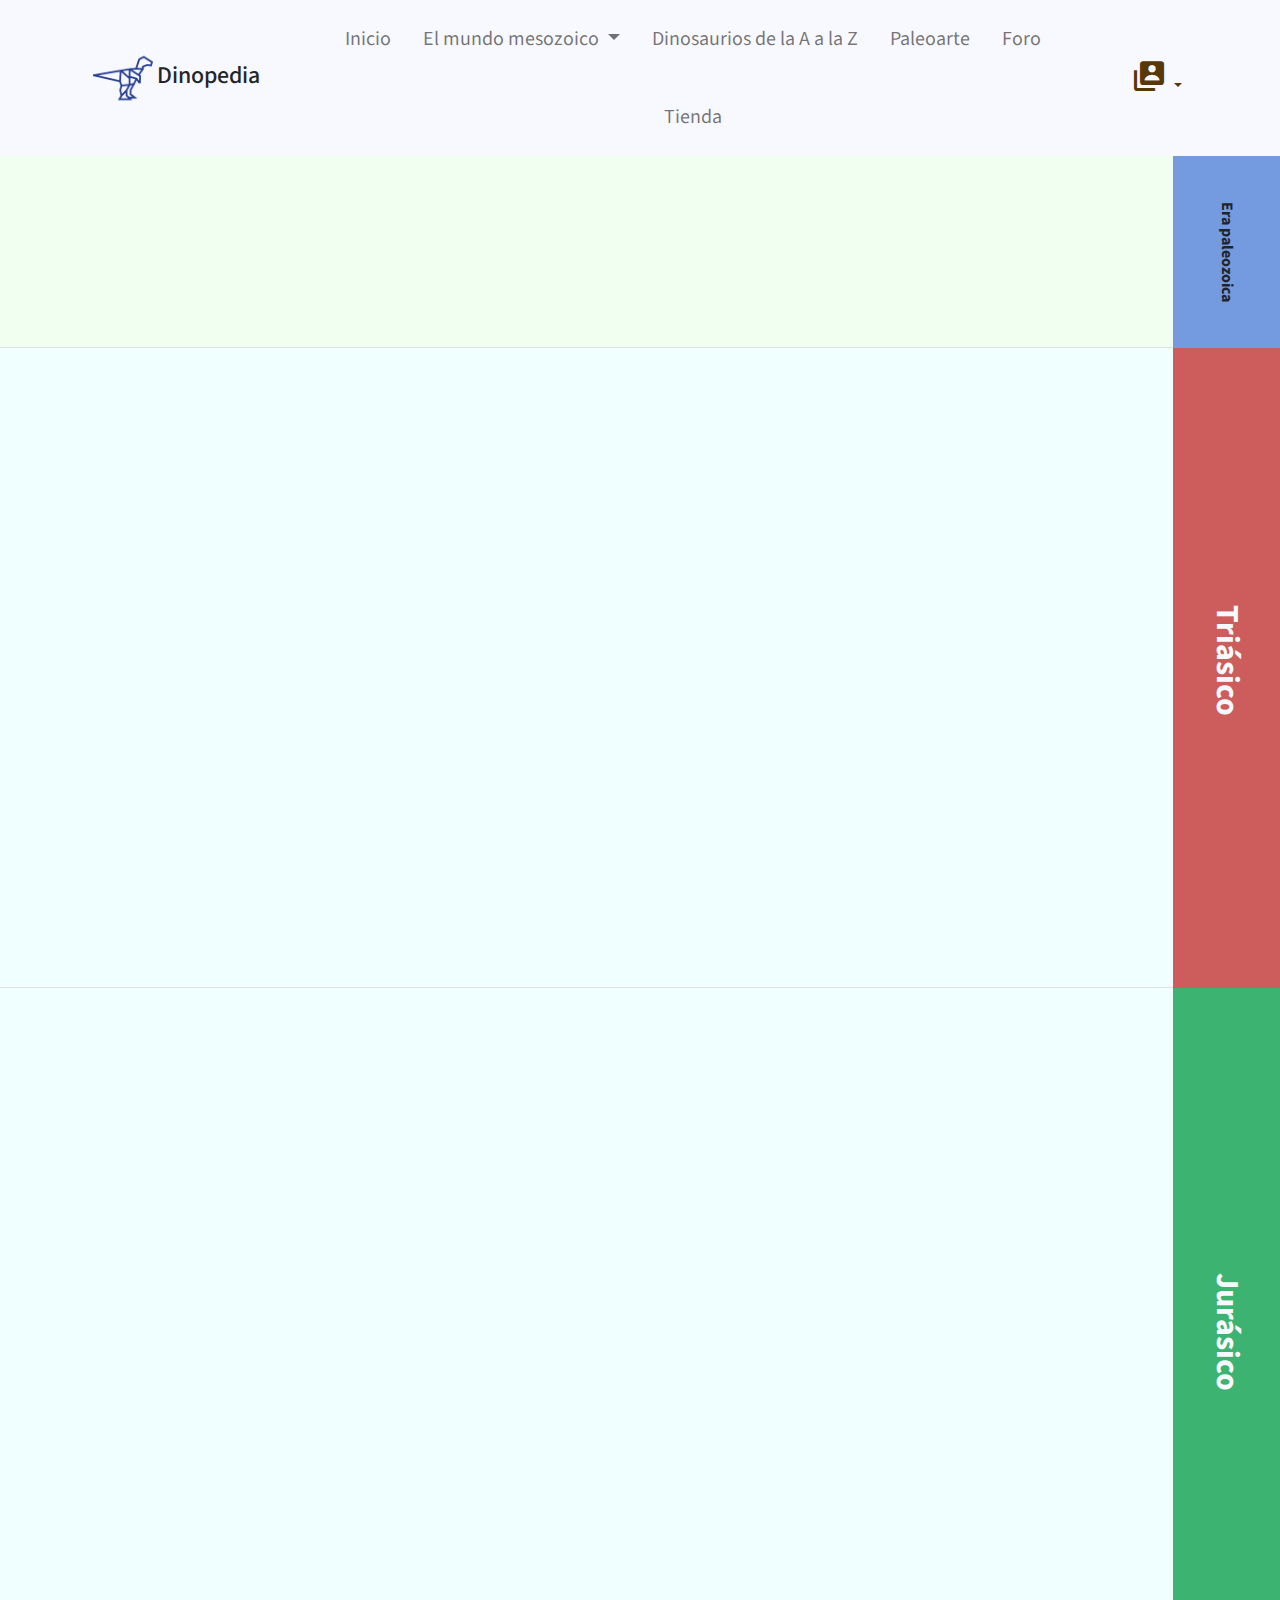
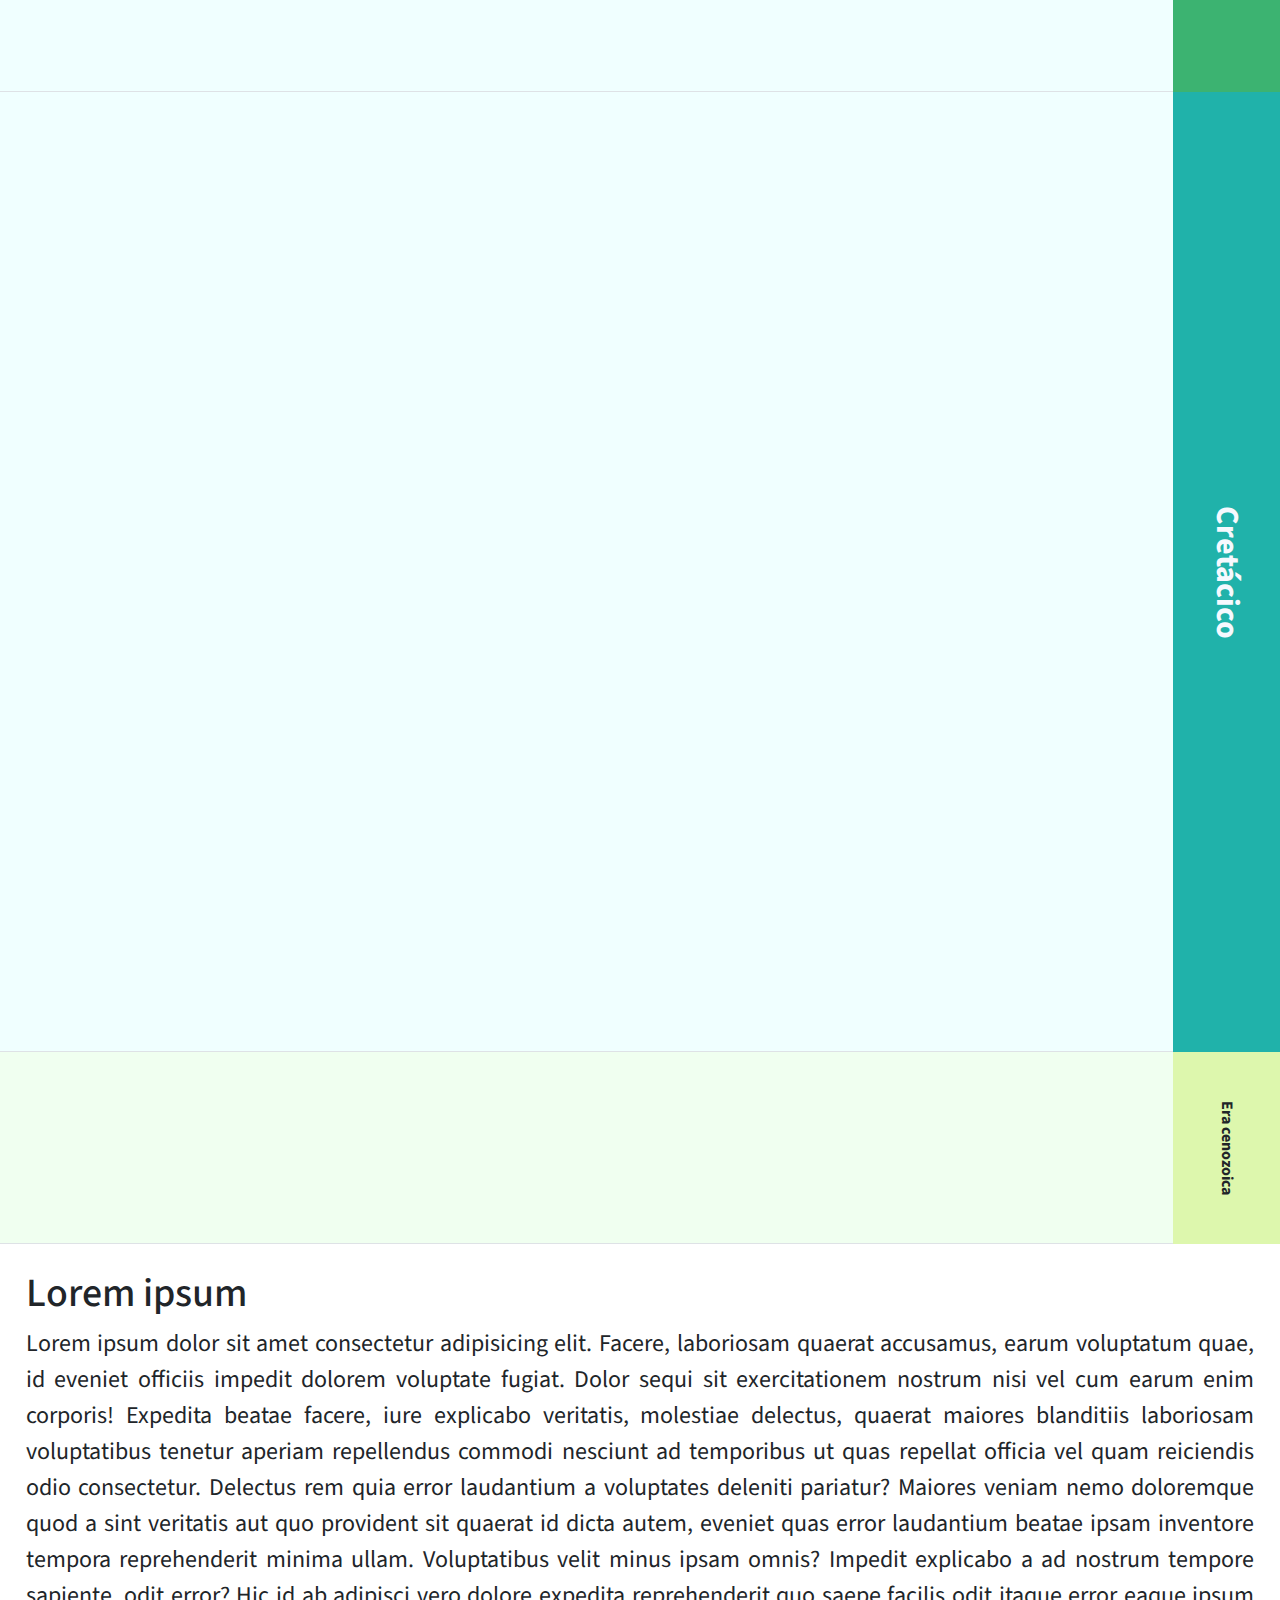
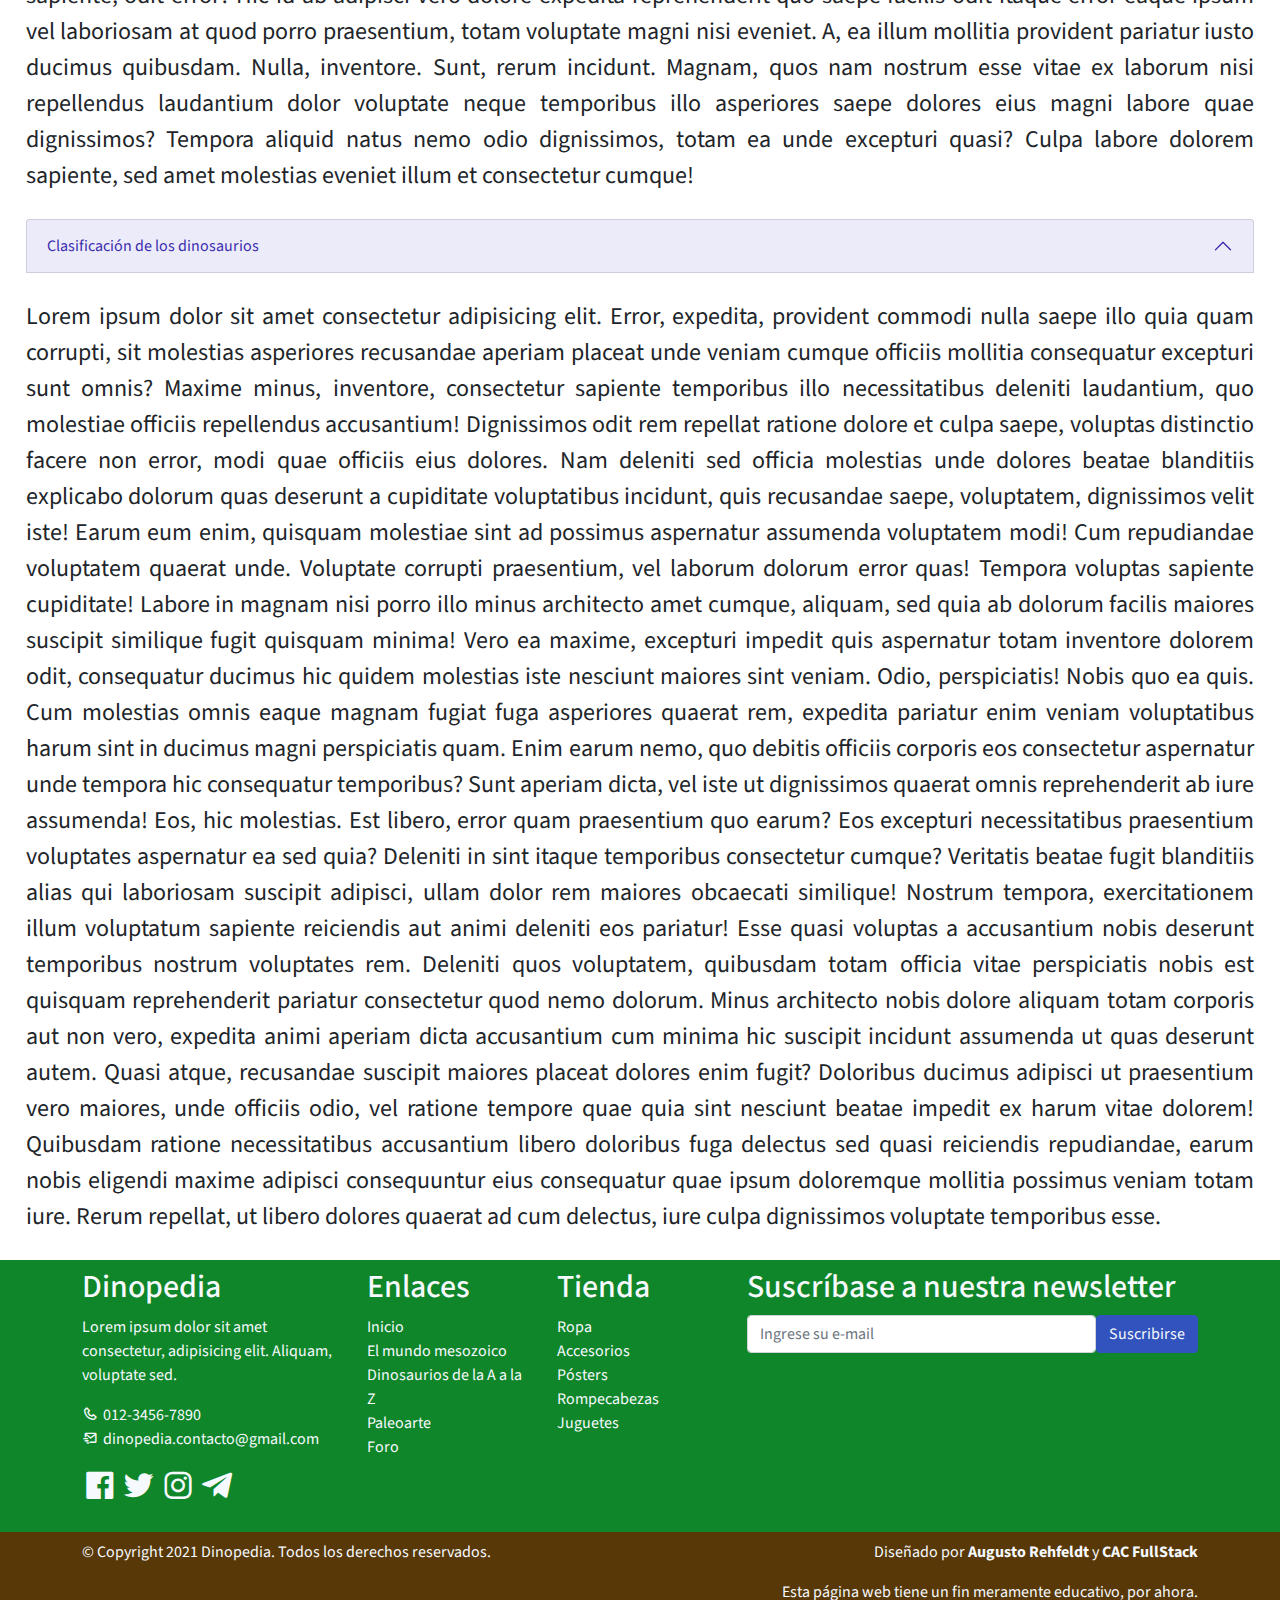
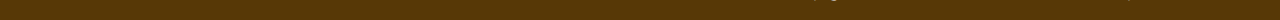
<file: enciclopedia.html>
<!DOCTYPE html>
<html lang="en">

<head>
    <title>Dinopedia</title>
    <meta charset="utf-8">
    <meta name="viewport" content="width=device-width, initial-scale=1">
    <link rel="apple-touch-icon" href="assets/img/apple-icon.png">
    <link rel="shortcut icon" type="image/x-icon" href="assets/img/favicon.ico">
    <!-- Load Require CSS -->
    <link href="assets/css/bootstrap.min.css" rel="stylesheet">
    <!-- Font CSS -->
    <link href="assets/css/boxicon.min.css" rel="stylesheet">
    <!-- tipo de letra -->
    <link rel="preconnect" href="https://fonts.gstatic.com">
    <link href="https://fonts.googleapis.com/css2?family=Source+Sans+Pro&display=swap" rel="stylesheet">
    <!-- carga CSS -->
    <link rel="stylesheet" href="assets/css/estilos.css">
</head>

<body>
    <!-- Header -->
    <nav id="main_nav" class="navbar navbar-expand-lg navbar-light"
        style="position: sticky; padding: 0%; top: 0; width: 100%; z-index: 600; background-color: ghostwhite;">

        <!--navbar-expand-lg = envoltorio para que el navbar se estire en lg
        navbar-light = texto negro de la letra
        bg-white = fondo de color blanco
        -->

        <div class="container d-flex justify-content-between align-items-center">

            <a class="navbar-brand h1" href="index.html"
                style="justify-content: start; margin: 0%; padding-left: 1%; padding-right: 1%;">
                <!--navbar-brand = clase se utiliza para resaltar la marca o logotipo de su página-->
                <img src="assets/img/dinosaur.png" style="width: 3em; margin: auto;">
                <span class="text-dark" style="text-align: center; font-size: 24px;">Dinopedia</span>
            </a>

            <!--	boton de hamburguesa -->
            <button class="navbar-toggler border-0" type="button" data-bs-toggle="collapse"
                data-bs-target="#navbar-toggler-success" aria-controls="navbarSupportedContent" aria-expanded="false"
                aria-label="Toggle navigation">
                <span class="navbar-toggler-icon">
                </span>
            </button>

            <!------------------------------------------- Opciones del Menu		-->
            <div class="align-self-center collapse navbar-collapse flex-fill  d-lg-flex justify-content-lg-between"
                id="navbar-toggler-success">

                <!-------collapse navbar-collapse= para agrupar y ocultar el contenido de la barra de navegación 
                por un punto de interrupción principal.
                flex-fill = obliga a que todos los elementos tengan el mismo tamaño de ancho
                d-lg-flex = utilidades para crear un contenedor flexbox y transforme los elementos secundarios 
                directos en elementos flexibles
                -->
                <div class="flex-fill mx-xl-5">
                    <!--	  mx=para clases que establecen tanto *-lefty*-right-->
                    <ul class="nav navbar-nav d-flex justify-content-center text-center text-dark"
                        style="margin: 0%; font-size: 20px;">
                        <!--   .navbar-nav para una navegación ligera y de altura completa 
                    (incluida la compatibilidad con menús desplegables).-->
                        <li class="nav-item active">
                            <a class="nav-link btn-outline-primary px-3 py-4" href="index.html">Inicio</a>
                            <!-- px = padding y mx es el margin 
                        rounded-pill =genera ese boton con bordes redondeados rounded-circle-->
                        </li>
                        <li class="nav-item dropdown">
                            <a class="nav-link btn-outline-primary px-3 py-4 dropdown-toggle" type="button"
                                id="dropdownMenuButton1" style="width: 100%;" data-bs-toggle="dropdown"
                                aria-expanded="false">
                                El mundo mesozoico
                            </a>
                            <ul class="dropdown-menu dropdown-menu dropdown-menu" aria-labelledby="dropdownMenuButton1">
                                <li><a class="dropdown-item" href="triasico.html">Triásico</a></li>
                                <li><a class="dropdown-item" href="jurasico.html">Jurásico</a></li>
                                <li><a class="dropdown-item" href="cretacico.html">Cretácico</a></li>
                            </ul>
                        </li>
                        <li class="nav-item">
                            <a class="nav-link btn-outline-primary py-4 px-3" href="enciclopedia.html">Dinosaurios de la
                                A a la Z</a>
                        </li>
                        <li class="nav-item">
                            <a class="nav-link btn-outline-primary py-4 px-3" href="paleoarte.html">Paleoarte</a>
                        </li>
                        <li class="nav-item">
                            <a class="nav-link btn-outline-primary py-4 px-3" href="foro.html">Foro</a>
                        </li>
                        <li class="nav-item">
                            <a class="nav-link btn-outline-primary py-4 px-3" href="tienda.html">Tienda</a>
                        </li>
                    </ul>
                </div>
                <div class="navbar nav-fill align-self-center d-flex text-dark">
                    <a class="nav-link btn-outline-primary px-3 dropdown-toggle" type="button" id="dropdownMenuButton3"
                        data-bs-toggle="dropdown" aria-expanded="false">
                        <i class='bx bxs-user-account bx-md'></i>
                    </a>
                    <ul class="dropdown-menu dropdown-menu-dark dropdown-menu-end"
                        aria-labelledby="dropdownMenuButton3">
                        <li><a class="dropdown-item" href="#">Ingresar</a></li>
                        <li><a class="dropdown-item" href="#">Registrarse</a></li>
                    </ul>
                </div>
            </div>
        </div>
    </nav>
    <!-- Close Header -->

    <!-- start timeline desktop -->

    <section id="linea-tiempo-desktop">

        <div class="row p-0 m-0 justify-content-center w-100" >
            <div class="col-1 d-flex p-0 align-items-center"
                style="background-color: rgb(116, 154, 224);">
                <h4 class="text-dark text-center w-100 m-0">Era paleozoica</h4>
            </div>
            <div class="col-10 d-flex p-0">

                <!--1-->

                <div class="col-1 d-flex p-0" style="background-color: lightcoral;">

                    <div class="col-1 d-flex p-0"></div>
                    <div class="col-1 d-flex p-0"></div>
                    <div class="col-1 d-flex p-0"></div>
                    <div class="col-1 d-flex p-0"></div>
                    <div class="col-1 d-flex p-0"></div>
                    <div class="col-1 d-flex p-0"></div>
                    <div class="col-1 d-flex p-0"></div>
                    <div class="col-1 d-flex p-0"></div>
                    <div class="col-1 d-flex p-0"></div>
                    <div class="col-1 d-flex p-0"></div>
                    <div class="col-1 d-flex p-0"></div>
                    <div class="col-1 d-flex p-0"></div>

                </div>

                <!--2-->

                <div class="col-1 d-flex p-0" style="background-color: lightcoral;">

                    <div class="col-1 d-flex p-0"></div>
                    <div class="col-1 d-flex p-0"></div>
                    <div class="col-1 d-flex p-0"></div>
                    <div class="col-1 d-flex p-0"></div>
                    <div class="col-1 d-flex p-0"></div>
                    <div class="col-1 d-flex p-0"></div>

                    <div class="col-3 d-flex justify-content-center align-items-center p-0">
                        <h3 class="h3 text-light m-0" style="z-index: 500;">Triásico</h3>
                    </div>

                    <div class="col-1 d-flex p-0"></div>
                    <div class="col-1 d-flex p-0"></div>
                    <div class="col-1 d-flex p-0"></div>

                </div>

                <!--3-->

                <div class="col-1 d-flex p-0" style="background-color: lightcoral;">

                    <div class="col-1 d-flex p-0"></div>
                    <div class="col-1 d-flex p-0"></div>
                    <div class="col-1 d-flex p-0"></div>
                    <div class="col-1 d-flex p-0"></div>
                    <div class="col-1 d-flex p-0"></div>
                    <div class="col-1 d-flex p-0"></div>
                    <div class="col-1 d-flex p-0"></div>
                    <div class="col-1 d-flex p-0"></div>
                    <div class="col-1 d-flex p-0"></div>
                    <div class="col-1 d-flex p-0"></div>
                    <div class="col-1 d-flex p-0"></div>
                    <div class="col-1 d-flex p-0"></div>

                </div>

                <!--4-->

                <div class="col-1 d-flex p-0" style="background-color: MediumSeaGreen;">

                    <div class="col-1 d-flex p-0" style="background-color: lightcoral;"></div>
                    <div class="col-1 d-flex p-0" style="background-color: lightcoral;"></div>
                    <div class="col-1 d-flex p-0" style="background-color: lightcoral;"></div>
                    <div class="col-1 d-flex p-0" style="background-color: lightcoral;"></div>

                    <!-- Fin triásico -->

                    <div class="col-1 d-flex p-0"></div>
                    <div class="col-1 d-flex p-0"></div>
                    <div class="col-1 d-flex p-0"></div>
                    <div class="col-1 d-flex p-0"></div>
                    <div class="col-1 d-flex p-0"></div>
                    <div class="col-1 d-flex p-0"></div>
                    <div class="col-1 d-flex p-0"></div>
                    <div class="col-1 d-flex p-0"></div>

                </div>

                <!--5-->

                <div class="col-1 d-flex p-0" style="background-color: MediumSeaGreen;">

                    <div class="col-1 d-flex p-0"></div>
                    <div class="col-1 d-flex p-0"></div>
                    <div class="col-1 d-flex p-0"></div>
                    <div class="col-1 d-flex p-0"></div>
                    <div class="col-1 d-flex p-0"></div>
                    <div class="col-1 d-flex p-0"></div>
                    <div class="col-1 d-flex p-0"></div>
                    <div class="col-1 d-flex p-0"></div>
                    <div class="col-1 d-flex p-0"></div>
                    <div class="col-1 d-flex p-0"></div>
                    <div class="col-1 d-flex p-0"></div>
                    <div class="col-1 d-flex p-0"></div>

                </div>

                <!--6-->

                <div class="col-1 d-flex p-0" style="background-color: MediumSeaGreen;">

                    <div class="col-3 d-flex justify-content-center align-items-center p-0">
                        <h3 class="h3 text-light m-0" style="z-index: 500;">Jurásico</h3>
                    </div>

                    <div class="col-1 d-flex p-0"></div>
                    <div class="col-1 d-flex p-0"></div>
                    <div class="col-1 d-flex p-0"></div>
                    <div class="col-1 d-flex p-0"></div>
                    <div class="col-1 d-flex p-0"></div>
                    <div class="col-1 d-flex p-0"></div>
                    <div class="col-1 d-flex p-0"></div>
                    <div class="col-1 d-flex p-0"></div>
                    <div class="col-1 d-flex p-0"></div>

                </div>

                <!--7-->

                <div class="col-1 d-flex p-0" style="background-color: MediumSeaGreen;">

                    <div class="col-1 d-flex p-0"></div>
                    <div class="col-1 d-flex p-0"></div>
                    <div class="col-1 d-flex p-0"></div>
                    <div class="col-1 d-flex p-0"></div>
                    <div class="col-1 d-flex p-0"></div>
                    <div class="col-1 d-flex p-0"></div>
                    <div class="col-1 d-flex p-0"></div>
                    <div class="col-1 d-flex p-0"></div>
                    <div class="col-1 d-flex p-0"></div>
                    <div class="col-1 d-flex p-0"></div>
                    <div class="col-1 d-flex p-0"></div>
                    <div class="col-1 d-flex p-0"></div>

                    <!-- Fin jurásico -->

                </div>

                <!--8-->

                <div class="col-1 d-flex p-0" style="background-color: lightseagreen;">

                    <div class="col-1 d-flex p-0"></div>
                    <div class="col-1 d-flex p-0"></div>
                    <div class="col-1 d-flex p-0"></div>
                    <div class="col-1 d-flex p-0"></div>
                    <div class="col-1 d-flex p-0"></div>
                    <div class="col-1 d-flex p-0"></div>
                    <div class="col-1 d-flex p-0"></div>
                    <div class="col-1 d-flex p-0"></div>
                    <div class="col-1 d-flex p-0"></div>
                    <div class="col-1 d-flex p-0"></div>
                    <div class="col-1 d-flex p-0"></div>
                    <div class="col-1 d-flex p-0"></div>

                </div>

                <!--9-->

                <div class="col-1 d-flex p-0" style="background-color: lightseagreen;">

                    <div class="col-1 d-flex p-0"></div>
                    <div class="col-1 d-flex p-0"></div>
                    <div class="col-1 d-flex p-0"></div>
                    <div class="col-1 d-flex p-0"></div>
                    <div class="col-1 d-flex p-0"></div>
                    <div class="col-1 d-flex p-0"></div>
                    <div class="col-1 d-flex p-0"></div>
                    <div class="col-1 d-flex p-0"></div>
                    <div class="col-1 d-flex p-0"></div>
                    <div class="col-1 d-flex p-0"></div>
                    <div class="col-1 d-flex p-0"></div>
                    <div class="col-1 d-flex p-0"></div>

                </div>

                <!--10-->

                <div class="col-1 d-flex p-0" style="background-color: lightseagreen;">

                    <div class="col-1 d-flex p-0"></div>
                    <div class="col-1 d-flex p-0"></div>
                    <div class="col-1 d-flex p-0"></div>
                    <div class="col-1 d-flex p-0"></div>
                    <div class="col-1 d-flex p-0"></div>

                    <div class="col-2 d-flex justify-content-center align-items-center p-0">
                        <h3 class="h3 text-light m-0" style="z-index: 500;">Cretácico</h3>
                    </div>

                    <div class="col-1 d-flex p-0"></div>
                    <div class="col-1 d-flex p-0"></div>
                    <div class="col-1 d-flex p-0"></div>
                    <div class="col-1 d-flex p-0"></div>
                    <div class="col-1 d-flex p-0"></div>

                </div>

                <!--11-->

                <div class="col-1 d-flex p-0" style="background-color: lightseagreen;">

                    <div class="col-1 d-flex p-0"></div>
                    <div class="col-1 d-flex p-0"></div>
                    <div class="col-1 d-flex p-0"></div>
                    <div class="col-1 d-flex p-0"></div>
                    <div class="col-1 d-flex p-0"></div>
                    <div class="col-1 d-flex p-0"></div>
                    <div class="col-1 d-flex p-0"></div>
                    <div class="col-1 d-flex p-0"></div>
                    <div class="col-1 d-flex p-0"></div>
                    <div class="col-1 d-flex p-0"></div>
                    <div class="col-1 d-flex p-0"></div>
                    <div class="col-1 d-flex p-0"></div>

                </div>

                <!--12-->

                <div class="col-1 d-flex p-0" style="background-color: lightseagreen;">

                    <div class="col-1 d-flex p-0"></div>
                    <div class="col-1 d-flex p-0"></div>
                    <div class="col-1 d-flex p-0"></div>
                    <div class="col-1 d-flex p-0"></div>
                    <div class="col-1 d-flex p-0"></div>
                    <div class="col-1 d-flex p-0"></div>
                    <div class="col-1 d-flex p-0"></div>
                    <div class="col-1 d-flex p-0"></div>
                    <div class="col-1 d-flex p-0"></div>
                    <div class="col-1 d-flex p-0"></div>
                    <div class="col-1 d-flex p-0"></div>
                    <div class="col-1 d-flex p-0"></div>

                </div>

            </div>
            <div class="col-1 d-flex p-0 align-items-center" style="background-color: rgb(221, 247, 173);">
                <h4 class="text-dark text-center w-100 m-0" style="overflow: hidden;">Era cenozoica</h4>
            </div>
        </div>

        <div class="row p-0 m-0 w-100" style="height: 600px;">
            <div class="col-1 d-flex border-bottom border-end p-0" style="background-color: honeydew;">

            </div>
            <div class="col-10 d-flex flex-fill border-bottom p-0" style="background-color: azure;">

                <!--1-->

                <div class="col-1 d-flex p-0">

                    <div class="col-1 d-flex p-0"></div>
                    <div class="col-1 d-flex p-0"></div>
                    <div class="col-1 d-flex p-0"></div>
                    <div class="col-1 d-flex p-0"></div>
                    <div class="col-1 d-flex p-0"></div>
                    <div class="col-1 d-flex p-0"></div>
                    <div class="col-1 d-flex p-0"></div>
                    <div class="col-1 d-flex p-0"></div>
                    <div class="col-1 d-flex p-0"></div>
                    <div class="col-1 d-flex p-0"></div>
                    <div class="col-1 d-flex p-0"></div>
                    <div class="col-1 d-flex p-0"></div>

                    <!-- 235 millones de años -->

                </div>

                <!--2-->

                <div class="col-1 d-flex p-0">

                    <div class="col-1 d-flex p-0"></div>
                    <div class="col-1 d-flex p-0"></div>
                    <div class="col-1 d-flex p-0"></div>
                    <div class="col-1 d-flex p-0"></div>
                    <div class="col-1 d-flex p-0"></div>
                    <div class="col-1 d-flex p-0"></div>
                    <div class="col-1 d-flex p-0"></div>
                    <div class="col-1 d-flex p-0"></div>
                    <div class="col-1 d-flex p-0"></div>
                    <div class="col-1 d-flex p-0"></div>
                    <div class="col-1 d-flex p-0"></div>
                    <div class="col-1 d-flex p-0"></div>

                    <!-- 220 millones de años -->

                </div>

                <!--3-->

                <div class="col-1 d-flex p-0">

                    <div class="col-1 d-flex p-0"></div>
                    <div class="col-1 d-flex p-0"></div>
                    <div class="col-1 d-flex p-0"></div>
                    <div class="col-1 d-flex p-0"></div>
                    <div class="col-1 d-flex p-0"></div>
                    <div class="col-1 d-flex p-0"></div>
                    <div class="col-1 d-flex p-0"></div>
                    <div class="col-1 d-flex p-0"></div>
                    <div class="col-1 d-flex p-0"></div>
                    <div class="col-1 d-flex p-0"></div>
                    <div class="col-1 d-flex p-0"></div>
                    <div class="col-1 d-flex p-0"></div>

                    <!-- 205 millones de años -->

                </div>

                <!--4-->

                <div class="col-1 d-flex p-0">

                    <div class="col-1 d-flex p-0"></div>
                    <div class="col-1 d-flex p-0"></div>
                    <div class="col-1 d-flex p-0"></div>
                    <div class="col-1 d-flex border-end p-0"></div>

                    <!-- Fin triásico -->

                    <div class="col-1 d-flex p-0"></div>
                    <div class="col-1 d-flex p-0"></div>
                    <div class="col-1 d-flex p-0"></div>
                    <div class="col-1 d-flex p-0"></div>
                    <div class="col-1 d-flex p-0"></div>
                    <div class="col-1 d-flex p-0"></div>
                    <div class="col-1 d-flex p-0"></div>
                    <div class="col-1 d-flex p-0"></div>

                    <!-- 190 millones de años -->

                </div>

                <!--5-->

                <div class="col-1 d-flex p-0">

                    <div class="col-1 d-flex p-0"></div>
                    <div class="col-1 d-flex p-0"></div>
                    <div class="col-1 d-flex p-0"></div>
                    <div class="col-1 d-flex p-0"></div>
                    <div class="col-1 d-flex p-0"></div>
                    <div class="col-1 d-flex p-0"></div>
                    <div class="col-1 d-flex p-0"></div>
                    <div class="col-1 d-flex p-0"></div>
                    <div class="col-1 d-flex p-0"></div>
                    <div class="col-1 d-flex p-0"></div>
                    <div class="col-1 d-flex p-0"></div>
                    <div class="col-1 d-flex p-0"></div>

                    <!-- 175 millones de años -->

                </div>

                <!--6-->

                <div class="col-1 d-flex p-0">

                    <div class="col-1 d-flex p-0"></div>
                    <div class="col-1 d-flex p-0"></div>
                    <div class="col-1 d-flex p-0"></div>
                    <div class="col-1 d-flex p-0"></div>
                    <div class="col-1 d-flex p-0"></div>
                    <div class="col-1 d-flex p-0"></div>
                    <div class="col-1 d-flex p-0"></div>
                    <div class="col-1 d-flex p-0"></div>
                    <div class="col-1 d-flex p-0"></div>
                    <div class="col-1 d-flex p-0"></div>
                    <div class="col-1 d-flex p-0"></div>
                    <div class="col-1 d-flex p-0"></div>

                    <!-- 160 millones de años -->

                </div>

                <!--7-->

                <div class="col-1 d-flex p-0">

                    <div class="col-1 d-flex p-0"></div>
                    <div class="col-1 d-flex p-0"></div>
                    <div class="col-1 d-flex p-0"></div>
                    <div class="col-1 d-flex p-0"></div>
                    <div class="col-1 d-flex p-0"></div>
                    <div class="col-1 d-flex p-0"></div>
                    <div class="col-1 d-flex p-0"></div>
                    <div class="col-1 d-flex p-0"></div>
                    <div class="col-1 d-flex p-0"></div>
                    <div class="col-1 d-flex p-0"></div>
                    <div class="col-1 d-flex p-0"></div>
                    <div class="col-1 d-flex p-0 border-end"></div>

                    <!-- Fin jurásico -->

                </div>

                <!--8-->

                <div class="col-1 d-flex p-0">

                    <div class="col-1 d-flex p-0"></div>
                    <div class="col-1 d-flex p-0"></div>
                    <div class="col-1 d-flex p-0"></div>
                    <div class="col-1 d-flex p-0"></div>
                    <div class="col-1 d-flex p-0"></div>
                    <div class="col-1 d-flex p-0"></div>
                    <div class="col-1 d-flex p-0"></div>
                    <div class="col-1 d-flex p-0"></div>
                    <div class="col-1 d-flex p-0"></div>
                    <div class="col-1 d-flex p-0"></div>
                    <div class="col-1 d-flex p-0"></div>
                    <div class="col-1 d-flex p-0"></div>

                    <!-- 130 millones de años -->

                </div>

                <!--9-->

                <div class="col-1 d-flex p-0">

                    <div class="col-1 d-flex p-0"></div>
                    <div class="col-1 d-flex p-0"></div>
                    <div class="col-1 d-flex p-0"></div>
                    <div class="col-1 d-flex p-0"></div>
                    <div class="col-1 d-flex p-0"></div>
                    <div class="col-1 d-flex p-0"></div>
                    <div class="col-1 d-flex p-0"></div>
                    <div class="col-1 d-flex p-0"></div>
                    <div class="col-1 d-flex p-0"></div>
                    <div class="col-1 d-flex p-0"></div>
                    <div class="col-1 d-flex p-0"></div>
                    <div class="col-1 d-flex p-0"></div>

                    <!-- 115 millones de años -->

                </div>

                <!--10-->

                <div class="col-1 d-flex p-0">

                    <div class="col-1 d-flex p-0"></div>
                    <div class="col-1 d-flex p-0"></div>
                    <div class="col-1 d-flex p-0"></div>
                    <div class="col-1 d-flex p-0"></div>
                    <div class="col-1 d-flex p-0"></div>
                    <div class="col-1 d-flex p-0"></div>
                    <div class="col-1 d-flex p-0"></div>
                    <div class="col-1 d-flex p-0"></div>
                    <div class="col-1 d-flex p-0"></div>
                    <div class="col-1 d-flex p-0"></div>
                    <div class="col-1 d-flex p-0"></div>
                    <div class="col-1 d-flex p-0"></div>

                    <!-- 100 millones de años -->

                </div>

                <!--11-->

                <div class="col-1 d-flex p-0">

                    <div class="col-1 d-flex p-0"></div>
                    <div class="col-1 d-flex p-0"></div>
                    <div class="col-1 d-flex p-0"></div>
                    <div class="col-1 d-flex p-0"></div>
                    <div class="col-1 d-flex p-0"></div>
                    <div class="col-1 d-flex p-0"></div>
                    <div class="col-1 d-flex p-0"></div>
                    <div class="col-1 d-flex p-0"></div>
                    <div class="col-1 d-flex p-0"></div>
                    <div class="col-1 d-flex p-0"></div>
                    <div class="col-1 d-flex p-0"></div>
                    <div class="col-1 d-flex p-0"></div>

                    <!-- 85 millones de años -->

                </div>

                <!--12-->

                <div class="col-1 d-flex p-0">

                    <div class="col-1 d-flex p-0"></div>
                    <div class="col-1 d-flex p-0"></div>
                    <div class="col-1 d-flex p-0"></div>
                    <div class="col-1 d-flex p-0"></div>
                    <div class="col-1 d-flex p-0"></div>
                    <div class="col-1 d-flex p-0"></div>
                    <div class="col-1 d-flex p-0"></div>
                    <div class="col-1 d-flex p-0"></div>
                    <div class="col-1 d-flex p-0"></div>
                    <div class="col-1 d-flex p-0"></div>
                    <div class="col-1 d-flex p-0"></div>
                    <div class="col-1 d-flex p-0 border-end"></div>

                    <!-- fin cretácico -->

                </div>



            </div>
            <div class="col-1 d-flex border-bottom p-0" style="background-color: honeydew;">

            </div>
        </div>

    </section>

    <!-- end timeline desktop -->   

    <!-- start timeline celular -->

    <section id="linea-tiempo-celular">

        <div class="row" style="margin-right: 0%;">
            <!-- paleozoico -->
            <div class="col-12 d-flex" style="height: 1em; background-color: honeydew; padding-right: 0%;">
                <div class="col-10 col-sm-11">

                </div>
                <div class="col-2 col-sm-1" style="background-color: rgb(116, 154, 224);"></div>
            </div>
            <div class="col-12 d-flex" style="height: 1em; background-color: honeydew; padding-right: 0%;">
                <div class="col-10 col-sm-11">

                </div>
                <div class="col-2 col-sm-1" style="background-color: rgb(116, 154, 224);"></div>
            </div>
            <div class="col-12 d-flex" style="height: 1em; background-color: honeydew; padding-right: 0%;">
                <div class="col-10 col-sm-11">

                </div>
                <div class="col-2 col-sm-1" style="background-color: rgb(116, 154, 224);"></div>
            </div>
            <div class="col-12 d-flex" style="height: 1em; background-color: honeydew; padding-right: 0%;">
                <div class="col-10 col-sm-11">

                </div>
                <div class="col-2 col-sm-1" style="background-color: rgb(116, 154, 224);"></div>
            </div>
            <div class="col-12 d-flex" style="height: 1em; background-color: honeydew; padding-right: 0%;">
                <div class="col-10 col-sm-11">

                </div>
                <div class="col-2 col-sm-1" style="background-color: rgb(116, 154, 224);"></div>
            </div>
            <div class="col-12 d-flex" style="height: 2em; background-color: honeydew; padding-right: 0%;">
                <div class="col-10 col-sm-11">

                </div>
                <div class="col-2 col-sm-1 d-flex justify-content-center align-items-center" style="background-color: rgb(116, 154, 224); z-index: 500;">
                    <span class="text-dark" id="texto-linea-tiempo-celular">Era paleozoica</span>
                </div>
            </div>
            <div class="col-12 d-flex" style="height: 1em; background-color: honeydew; padding-right: 0%;">
                <div class="col-10 col-sm-11">

                </div>
                <div class="col-2 col-sm-1" style="background-color: rgb(116, 154, 224);"></div>
            </div>
            <div class="col-12 d-flex" style="height: 1em; background-color: honeydew; padding-right: 0%;">
                <div class="col-10 col-sm-11">

                </div>
                <div class="col-2 col-sm-1" style="background-color: rgb(116, 154, 224);"></div>
            </div>
            <div class="col-12 d-flex" style="height: 1em; background-color: honeydew; padding-right: 0%;">
                <div class="col-10 col-sm-11">

                </div>
                <div class="col-2 col-sm-1" style="background-color: rgb(116, 154, 224);"></div>
            </div>
            <div class="col-12 d-flex" style="height: 1em; background-color: honeydew; padding-right: 0%;">
                <div class="col-10 col-sm-11">

                </div>
                <div class="col-2 col-sm-1" style="background-color: rgb(116, 154, 224);"></div>
            </div>
            <div class="col-12 d-flex" style="height: 1em; background-color: honeydew; padding-right: 0%;">
                <div class="col-10 col-sm-11 border-bottom">

                </div>
                <div class="col-2 col-sm-1" style="background-color: rgb(116, 154, 224);"></div>
            </div>

            <!-- 1 -->
            <div class="col-12 d-flex" style="height: 1em; background-color: azure; padding-right: 0%;">
                <div class="col-10 col-sm-11">

                </div>
                <div class="col-2 col-sm-1" style="background-color: indianred;"></div>
            </div>
            <div class="col-12 d-flex" style="height: 1em; background-color: azure; padding-right: 0%;">
                <div class="col-10 col-sm-11">

                </div>
                <div class="col-2 col-sm-1" style="background-color: indianred;"></div>
            </div>
            <div class="col-12 d-flex" style="height: 1em; background-color: azure; padding-right: 0%;">
                <div class="col-10 col-sm-11">

                </div>
                <div class="col-2 col-sm-1" style="background-color: indianred;"></div>
            </div>
            <div class="col-12 d-flex" style="height: 1em; background-color: azure; padding-right: 0%;">
                <div class="col-10 col-sm-11">

                </div>
                <div class="col-2 col-sm-1" style="background-color: indianred;"></div>
            </div>
            <div class="col-12 d-flex" style="height: 1em; background-color: azure; padding-right: 0%;">
                <div class="col-10 col-sm-11">

                </div>
                <div class="col-2 col-sm-1" style="background-color: indianred;"></div>
            </div>
            <div class="col-12 d-flex" style="height: 1em; background-color: azure; padding-right: 0%;">
                <div class="col-10 col-sm-11">

                </div>
                <div class="col-2 col-sm-1" style="background-color: indianred;"></div>
            </div>
            <div class="col-12 d-flex" style="height: 1em; background-color: azure; padding-right: 0%;">
                <div class="col-10 col-sm-11">

                </div>
                <div class="col-2 col-sm-1" style="background-color: indianred;"></div>
            </div>
            <div class="col-12 d-flex" style="height: 1em; background-color: azure; padding-right: 0%;">
                <div class="col-10 col-sm-11">

                </div>
                <div class="col-2 col-sm-1" style="background-color: indianred;"></div>
            </div>
            <div class="col-12 d-flex" style="height: 1em; background-color: azure; padding-right: 0%;">
                <div class="col-10 col-sm-11">

                </div>
                <div class="col-2 col-sm-1" style="background-color: indianred;"></div>
            </div>
            <div class="col-12 d-flex" style="height: 1em; background-color: azure; padding-right: 0%;">
                <div class="col-10 col-sm-11">

                </div>
                <div class="col-2 col-sm-1" style="background-color: indianred;"></div>
            </div>
            <div class="col-12 d-flex" style="height: 1em; background-color: azure; padding-right: 0%;">
                <div class="col-10 col-sm-11">

                </div>
                <div class="col-2 col-sm-1" style="background-color: indianred;"></div>
            </div>
            <div class="col-12 d-flex" style="height: 1em; background-color: azure; padding-right: 0%;">
                <div class="col-10 col-sm-11">

                </div>
                <div class="col-2 col-sm-1" style="background-color: indianred;"></div>
            </div>

            <!-- 2 -->
            <div class="col-12 d-flex" style="height: 1em; background-color: azure; padding-right: 0%;">
                <div class="col-10 col-sm-11">

                </div>
                <div class="col-2 col-sm-1" style="background-color: indianred;"></div>
            </div>
            <div class="col-12 d-flex" style="height: 1em; background-color: azure; padding-right: 0%;">
                <div class="col-10 col-sm-11">

                </div>
                <div class="col-2 col-sm-1" style="background-color: indianred;"></div>
            </div>
            <div class="col-12 d-flex" style="height: 1em; background-color: azure; padding-right: 0%;">
                <div class="col-10 col-sm-11">

                </div>
                <div class="col-2 col-sm-1" style="background-color: indianred;"></div>
            </div>
            <div class="col-12 d-flex" style="height: 1em; background-color: azure; padding-right: 0%;">
                <div class="col-10 col-sm-11">

                </div>
                <div class="col-2 col-sm-1" style="background-color: indianred;"></div>
            </div>
            <div class="col-12 d-flex" style="height: 1em; background-color: azure; padding-right: 0%;">
                <div class="col-10 col-sm-11">

                </div>
                <div class="col-2 col-sm-1" style="background-color: indianred;"></div>
            </div>
            <div class="col-12 d-flex" style="height: 1em; background-color: azure; padding-right: 0%;">
                <div class="col-10 col-sm-11">

                </div>
                <div class="col-2 col-sm-1" style="background-color: indianred;"></div>
            </div>
            <div class="col-12 d-flex" style="height: 3em; background-color: azure; padding-right: 0%;">
                <div class="col-10 col-sm-11">

                </div>
                <div class="col-2 col-sm-1 d-flex justify-content-center align-items-center" style="background-color: indianred; z-index: 500;">
                    <span class="text-light" id="texto-linea-tiempo-celular" style="font-size: 2em;">Triásico</span>
                </div>
            </div>
            <div class="col-12 d-flex" style="height: 1em; background-color: azure; padding-right: 0%;">
                <div class="col-10 col-sm-11">

                </div>
                <div class="col-2 col-sm-1" style="background-color: indianred;"></div>
            </div>
            <div class="col-12 d-flex" style="height: 1em; background-color: azure; padding-right: 0%;">
                <div class="col-10 col-sm-11">

                </div>
                <div class="col-2 col-sm-1" style="background-color: indianred;"></div>
            </div>
            <div class="col-12 d-flex" style="height: 1em; background-color: azure; padding-right: 0%;">
                <div class="col-10 col-sm-11">

                </div>
                <div class="col-2 col-sm-1" style="background-color: indianred;"></div>
            </div>

            <!-- 3 -->
            <div class="col-12 d-flex" style="height: 1em; background-color: azure; padding-right: 0%;">
                <div class="col-10 col-sm-11">

                </div>
                <div class="col-2 col-sm-1" style="background-color: indianred;"></div>
            </div>
            <div class="col-12 d-flex" style="height: 1em; background-color: azure; padding-right: 0%;">
                <div class="col-10 col-sm-11">

                </div>
                <div class="col-2 col-sm-1" style="background-color: indianred;"></div>
            </div>
            <div class="col-12 d-flex" style="height: 1em; background-color: azure; padding-right: 0%;">
                <div class="col-10 col-sm-11">

                </div>
                <div class="col-2 col-sm-1" style="background-color: indianred;"></div>
            </div>
            <div class="col-12 d-flex" style="height: 1em; background-color: azure; padding-right: 0%;">
                <div class="col-10 col-sm-11">

                </div>
                <div class="col-2 col-sm-1" style="background-color: indianred;"></div>
            </div>
            <div class="col-12 d-flex" style="height: 1em; background-color: azure; padding-right: 0%;">
                <div class="col-10 col-sm-11">

                </div>
                <div class="col-2 col-sm-1" style="background-color: indianred;"></div>
            </div>
            <div class="col-12 d-flex" style="height: 1em; background-color: azure; padding-right: 0%;">
                <div class="col-10 col-sm-11">

                </div>
                <div class="col-2 col-sm-1" style="background-color: indianred;"></div>
            </div>
            <div class="col-12 d-flex" style="height: 1em; background-color: azure; padding-right: 0%;">
                <div class="col-10 col-sm-11">

                </div>
                <div class="col-2 col-sm-1" style="background-color: indianred;"></div>
            </div>
            <div class="col-12 d-flex" style="height: 1em; background-color: azure; padding-right: 0%;">
                <div class="col-10 col-sm-11">

                </div>
                <div class="col-2 col-sm-1" style="background-color: indianred;"></div>
            </div>
            <div class="col-12 d-flex" style="height: 1em; background-color: azure; padding-right: 0%;">
                <div class="col-10 col-sm-11">

                </div>
                <div class="col-2 col-sm-1" style="background-color: indianred;"></div>
            </div>
            <div class="col-12 d-flex" style="height: 1em; background-color: azure; padding-right: 0%;">
                <div class="col-10 col-sm-11">

                </div>
                <div class="col-2 col-sm-1" style="background-color: indianred;"></div>
            </div>
            <div class="col-12 d-flex" style="height: 1em; background-color: azure; padding-right: 0%;">
                <div class="col-10 col-sm-11">

                </div>
                <div class="col-2 col-sm-1" style="background-color: indianred;"></div>
            </div>
            <div class="col-12 d-flex" style="height: 1em; background-color: azure; padding-right: 0%;">
                <div class="col-10 col-sm-11">

                </div>
                <div class="col-2 col-sm-1" style="background-color: indianred;"></div>
            </div>

            <!-- 4 -->
            <div class="col-12 d-flex" style="height: 1em; background-color: azure; padding-right: 0%;">
                <div class="col-10 col-sm-11">

                </div>
                <div class="col-2 col-sm-1" style="background-color: indianred;"></div>
            </div>
            <div class="col-12 d-flex" style="height: 1em; background-color: azure; padding-right: 0%;">
                <div class="col-10 col-sm-11">

                </div>
                <div class="col-2 col-sm-1" style="background-color: indianred;"></div>
            </div>
            <div class="col-12 d-flex" style="height: 1em; background-color: azure; padding-right: 0%;">
                <div class="col-10 col-sm-11">

                </div>
                <div class="col-2 col-sm-1" style="background-color: indianred;"></div>
            </div>
            <div class="col-12 d-flex" style="height: 1em; background-color: azure; padding-right: 0%;">
                <div class="col-10 col-sm-11 border-bottom">

                </div>
                <div class="col-2 col-sm-1" style="background-color: indianred;"></div>
            </div>
            <div class="col-12 d-flex" style="height: 1em; background-color: azure; padding-right: 0%;">
                <div class="col-10 col-sm-11">

                </div>
                <div class="col-2 col-sm-1" style="background-color: mediumseagreen;"></div>
            </div>
            <div class="col-12 d-flex" style="height: 1em; background-color: azure; padding-right: 0%;">
                <div class="col-10 col-sm-11">

                </div>
                <div class="col-2 col-sm-1" style="background-color: mediumseagreen;"></div>
            </div>
            <div class="col-12 d-flex" style="height: 1em; background-color: azure; padding-right: 0%;">
                <div class="col-10 col-sm-11">

                </div>
                <div class="col-2 col-sm-1" style="background-color: mediumseagreen;"></div>
            </div>
            <div class="col-12 d-flex" style="height: 1em; background-color: azure; padding-right: 0%;">
                <div class="col-10 col-sm-11">

                </div>
                <div class="col-2 col-sm-1" style="background-color: mediumseagreen;"></div>
            </div>
            <div class="col-12 d-flex" style="height: 1em; background-color: azure; padding-right: 0%;">
                <div class="col-10 col-sm-11">

                </div>
                <div class="col-2 col-sm-1" style="background-color: mediumseagreen;"></div>
            </div>
            <div class="col-12 d-flex" style="height: 1em; background-color: azure; padding-right: 0%;">
                <div class="col-10 col-sm-11">

                </div>
                <div class="col-2 col-sm-1" style="background-color: mediumseagreen;"></div>
            </div>
            <div class="col-12 d-flex" style="height: 1em; background-color: azure; padding-right: 0%;">
                <div class="col-10 col-sm-11">

                </div>
                <div class="col-2 col-sm-1" style="background-color: mediumseagreen;"></div>
            </div>
            <div class="col-12 d-flex" style="height: 1em; background-color: azure; padding-right: 0%;">
                <div class="col-10 col-sm-11">

                </div>
                <div class="col-2 col-sm-1" style="background-color: mediumseagreen;"></div>
            </div>

            <!-- 5 -->
            <div class="col-12 d-flex" style="height: 1em; background-color: azure; padding-right: 0%;">
                <div class="col-10 col-sm-11">

                </div>
                <div class="col-2 col-sm-1" style="background-color: mediumseagreen;"></div>
            </div>
            <div class="col-12 d-flex" style="height: 1em; background-color: azure; padding-right: 0%;">
                <div class="col-10 col-sm-11">

                </div>
                <div class="col-2 col-sm-1" style="background-color: mediumseagreen;"></div>
            </div>
            <div class="col-12 d-flex" style="height: 1em; background-color: azure; padding-right: 0%;">
                <div class="col-10 col-sm-11">

                </div>
                <div class="col-2 col-sm-1" style="background-color: mediumseagreen;"></div>
            </div>
            <div class="col-12 d-flex" style="height: 1em; background-color: azure; padding-right: 0%;">
                <div class="col-10 col-sm-11">

                </div>
                <div class="col-2 col-sm-1" style="background-color: mediumseagreen;"></div>
            </div>
            <div class="col-12 d-flex" style="height: 1em; background-color: azure; padding-right: 0%;">
                <div class="col-10 col-sm-11">

                </div>
                <div class="col-2 col-sm-1" style="background-color: mediumseagreen;"></div>
            </div>
            <div class="col-12 d-flex" style="height: 1em; background-color: azure; padding-right: 0%;">
                <div class="col-10 col-sm-11">

                </div>
                <div class="col-2 col-sm-1" style="background-color: mediumseagreen;"></div>
            </div>
            <div class="col-12 d-flex" style="height: 1em; background-color: azure; padding-right: 0%;">
                <div class="col-10 col-sm-11">

                </div>
                <div class="col-2 col-sm-1" style="background-color: mediumseagreen;"></div>
            </div>
            <div class="col-12 d-flex" style="height: 1em; background-color: azure; padding-right: 0%;">
                <div class="col-10 col-sm-11">

                </div>
                <div class="col-2 col-sm-1" style="background-color: mediumseagreen;"></div>
            </div>
            <div class="col-12 d-flex" style="height: 1em; background-color: azure; padding-right: 0%;">
                <div class="col-10 col-sm-11">

                </div>
                <div class="col-2 col-sm-1" style="background-color: mediumseagreen;"></div>
            </div>
            <div class="col-12 d-flex" style="height: 1em; background-color: azure; padding-right: 0%;">
                <div class="col-10 col-sm-11">

                </div>
                <div class="col-2 col-sm-1" style="background-color: mediumseagreen;"></div>
            </div>
            <div class="col-12 d-flex" style="height: 1em; background-color: azure; padding-right: 0%;">
                <div class="col-10 col-sm-11">

                </div>
                <div class="col-2 col-sm-1" style="background-color: mediumseagreen;"></div>
            </div>
            <div class="col-12 d-flex" style="height: 1em; background-color: azure; padding-right: 0%;">
                <div class="col-10 col-sm-11">

                </div>
                <div class="col-2 col-sm-1" style="background-color: mediumseagreen;"></div>
            </div>

            <!-- 6 -->
            <div class="col-12 d-flex" style="height: 3em; background-color: azure; padding-right: 0%;">
                <div class="col-10 col-sm-11">

                </div>
                <div class="col-2 col-sm-1 d-flex justify-content-center align-items-center" style="background-color: mediumseagreen; z-index: 500;">
                    <span class="text-light" id="texto-linea-tiempo-celular" style="font-size: 2em;">Jurásico</span>
                </div>
            </div>
            <div class="col-12 d-flex" style="height: 1em; background-color: azure; padding-right: 0%;">
                <div class="col-10 col-sm-11">

                </div>
                <div class="col-2 col-sm-1" style="background-color: mediumseagreen;"></div>
            </div>
            <div class="col-12 d-flex" style="height: 1em; background-color: azure; padding-right: 0%;">
                <div class="col-10 col-sm-11">

                </div>
                <div class="col-2 col-sm-1" style="background-color: mediumseagreen;"></div>
            </div>
            <div class="col-12 d-flex" style="height: 1em; background-color: azure; padding-right: 0%;">
                <div class="col-10 col-sm-11">

                </div>
                <div class="col-2 col-sm-1" style="background-color: mediumseagreen;"></div>
            </div>
            <div class="col-12 d-flex" style="height: 1em; background-color: azure; padding-right: 0%;">
                <div class="col-10 col-sm-11">

                </div>
                <div class="col-2 col-sm-1" style="background-color: mediumseagreen;"></div>
            </div>
            <div class="col-12 d-flex" style="height: 1em; background-color: azure; padding-right: 0%;">
                <div class="col-10 col-sm-11">

                </div>
                <div class="col-2 col-sm-1" style="background-color: mediumseagreen;"></div>
            </div>
            <div class="col-12 d-flex" style="height: 1em; background-color: azure; padding-right: 0%;">
                <div class="col-10 col-sm-11">

                </div>
                <div class="col-2 col-sm-1" style="background-color: mediumseagreen;"></div>
            </div>
            <div class="col-12 d-flex" style="height: 1em; background-color: azure; padding-right: 0%;">
                <div class="col-10 col-sm-11">

                </div>
                <div class="col-2 col-sm-1" style="background-color: mediumseagreen;"></div>
            </div>
            <div class="col-12 d-flex" style="height: 1em; background-color: azure; padding-right: 0%;">
                <div class="col-10 col-sm-11">

                </div>
                <div class="col-2 col-sm-1" style="background-color: mediumseagreen;"></div>
            </div>
            <div class="col-12 d-flex" style="height: 1em; background-color: azure; padding-right: 0%;">
                <div class="col-10 col-sm-11">

                </div>
                <div class="col-2 col-sm-1" style="background-color: mediumseagreen;"></div>
            </div>

            <!-- 7 -->
            <div class="col-12 d-flex" style="height: 1em; background-color: azure; padding-right: 0%;">
                <div class="col-10 col-sm-11">

                </div>
                <div class="col-2 col-sm-1" style="background-color: mediumseagreen;"></div>
            </div>
            <div class="col-12 d-flex" style="height: 1em; background-color: azure; padding-right: 0%;">
                <div class="col-10 col-sm-11">

                </div>
                <div class="col-2 col-sm-1" style="background-color: mediumseagreen;"></div>
            </div>
            <div class="col-12 d-flex" style="height: 1em; background-color: azure; padding-right: 0%;">
                <div class="col-10 col-sm-11">

                </div>
                <div class="col-2 col-sm-1" style="background-color: mediumseagreen;"></div>
            </div>
            <div class="col-12 d-flex" style="height: 1em; background-color: azure; padding-right: 0%;">
                <div class="col-10 col-sm-11">

                </div>
                <div class="col-2 col-sm-1" style="background-color: mediumseagreen;"></div>
            </div>
            <div class="col-12 d-flex" style="height: 1em; background-color: azure; padding-right: 0%;">
                <div class="col-10 col-sm-11">

                </div>
                <div class="col-2 col-sm-1" style="background-color: mediumseagreen;"></div>
            </div>
            <div class="col-12 d-flex" style="height: 1em; background-color: azure; padding-right: 0%;">
                <div class="col-10 col-sm-11">

                </div>
                <div class="col-2 col-sm-1" style="background-color: mediumseagreen;"></div>
            </div>
            <div class="col-12 d-flex" style="height: 1em; background-color: azure; padding-right: 0%;">
                <div class="col-10 col-sm-11">

                </div>
                <div class="col-2 col-sm-1" style="background-color: mediumseagreen;"></div>
            </div>
            <div class="col-12 d-flex" style="height: 1em; background-color: azure; padding-right: 0%;">
                <div class="col-10 col-sm-11">

                </div>
                <div class="col-2 col-sm-1" style="background-color: mediumseagreen;"></div>
            </div>
            <div class="col-12 d-flex" style="height: 1em; background-color: azure; padding-right: 0%;">
                <div class="col-10 col-sm-11">

                </div>
                <div class="col-2 col-sm-1" style="background-color: mediumseagreen;"></div>
            </div>
            <div class="col-12 d-flex" style="height: 1em; background-color: azure; padding-right: 0%;">
                <div class="col-10 col-sm-11">

                </div>
                <div class="col-2 col-sm-1" style="background-color: mediumseagreen;"></div>
            </div>
            <div class="col-12 d-flex" style="height: 1em; background-color: azure; padding-right: 0%;">
                <div class="col-10 col-sm-11">

                </div>
                <div class="col-2 col-sm-1" style="background-color: mediumseagreen;"></div>
            </div>
            <div class="col-12 d-flex" style="height: 1em; background-color: azure; padding-right: 0%;">
                <div class="col-10 col-sm-11 border-bottom">

                </div>
                <div class="col-2 col-sm-1" style="background-color: mediumseagreen;"></div>
            </div>
            
            <!-- 8 -->
            <div class="col-12 d-flex" style="height: 1em; background-color: azure; padding-right: 0%;">
                <div class="col-10 col-sm-11">

                </div>
                <div class="col-2 col-sm-1" style="background-color: lightseagreen;"></div>
            </div>
            <div class="col-12 d-flex" style="height: 1em; background-color: azure; padding-right: 0%;">
                <div class="col-10 col-sm-11">

                </div>
                <div class="col-2 col-sm-1" style="background-color: lightseagreen;"></div>
            </div>
            <div class="col-12 d-flex" style="height: 1em; background-color: azure; padding-right: 0%;">
                <div class="col-10 col-sm-11">

                </div>
                <div class="col-2 col-sm-1" style="background-color: lightseagreen;"></div>
            </div>
            <div class="col-12 d-flex" style="height: 1em; background-color: azure; padding-right: 0%;">
                <div class="col-10 col-sm-11">

                </div>
                <div class="col-2 col-sm-1" style="background-color: lightseagreen;"></div>
            </div>
            <div class="col-12 d-flex" style="height: 1em; background-color: azure; padding-right: 0%;">
                <div class="col-10 col-sm-11">

                </div>
                <div class="col-2 col-sm-1" style="background-color: lightseagreen;"></div>
            </div>
            <div class="col-12 d-flex" style="height: 1em; background-color: azure; padding-right: 0%;">
                <div class="col-10 col-sm-11">

                </div>
                <div class="col-2 col-sm-1" style="background-color: lightseagreen;"></div>
            </div>
            <div class="col-12 d-flex" style="height: 1em; background-color: azure; padding-right: 0%;">
                <div class="col-10 col-sm-11">

                </div>
                <div class="col-2 col-sm-1" style="background-color: lightseagreen;"></div>
            </div>
            <div class="col-12 d-flex" style="height: 1em; background-color: azure; padding-right: 0%;">
                <div class="col-10 col-sm-11">

                </div>
                <div class="col-2 col-sm-1" style="background-color: lightseagreen;"></div>
            </div>
            <div class="col-12 d-flex" style="height: 1em; background-color: azure; padding-right: 0%;">
                <div class="col-10 col-sm-11">

                </div>
                <div class="col-2 col-sm-1" style="background-color: lightseagreen;"></div>
            </div>
            <div class="col-12 d-flex" style="height: 1em; background-color: azure; padding-right: 0%;">
                <div class="col-10 col-sm-11">

                </div>
                <div class="col-2 col-sm-1" style="background-color: lightseagreen;"></div>
            </div>
            <div class="col-12 d-flex" style="height: 1em; background-color: azure; padding-right: 0%;">
                <div class="col-10 col-sm-11">

                </div>
                <div class="col-2 col-sm-1" style="background-color: lightseagreen;"></div>
            </div>
            <div class="col-12 d-flex" style="height: 1em; background-color: azure; padding-right: 0%;">
                <div class="col-10 col-sm-11">

                </div>
                <div class="col-2 col-sm-1" style="background-color: lightseagreen;"></div>
            </div>
            
            <!-- 9 -->
            <div class="col-12 d-flex" style="height: 1em; background-color: azure; padding-right: 0%;">
                <div class="col-10 col-sm-11">

                </div>
                <div class="col-2 col-sm-1" style="background-color: lightseagreen;"></div>
            </div>
            <div class="col-12 d-flex" style="height: 1em; background-color: azure; padding-right: 0%;">
                <div class="col-10 col-sm-11">

                </div>
                <div class="col-2 col-sm-1" style="background-color: lightseagreen;"></div>
            </div>
            <div class="col-12 d-flex" style="height: 1em; background-color: azure; padding-right: 0%;">
                <div class="col-10 col-sm-11">

                </div>
                <div class="col-2 col-sm-1" style="background-color: lightseagreen;"></div>
            </div>
            <div class="col-12 d-flex" style="height: 1em; background-color: azure; padding-right: 0%;">
                <div class="col-10 col-sm-11">

                </div>
                <div class="col-2 col-sm-1" style="background-color: lightseagreen;"></div>
            </div>
            <div class="col-12 d-flex" style="height: 1em; background-color: azure; padding-right: 0%;">
                <div class="col-10 col-sm-11">

                </div>
                <div class="col-2 col-sm-1" style="background-color: lightseagreen;"></div>
            </div>
            <div class="col-12 d-flex" style="height: 1em; background-color: azure; padding-right: 0%;">
                <div class="col-10 col-sm-11">

                </div>
                <div class="col-2 col-sm-1" style="background-color: lightseagreen;"></div>
            </div>
            <div class="col-12 d-flex" style="height: 1em; background-color: azure; padding-right: 0%;">
                <div class="col-10 col-sm-11">

                </div>
                <div class="col-2 col-sm-1" style="background-color: lightseagreen;"></div>
            </div>
            <div class="col-12 d-flex" style="height: 1em; background-color: azure; padding-right: 0%;">
                <div class="col-10 col-sm-11">

                </div>
                <div class="col-2 col-sm-1" style="background-color: lightseagreen;"></div>
            </div>
            <div class="col-12 d-flex" style="height: 1em; background-color: azure; padding-right: 0%;">
                <div class="col-10 col-sm-11">

                </div>
                <div class="col-2 col-sm-1" style="background-color: lightseagreen;"></div>
            </div>
            <div class="col-12 d-flex" style="height: 1em; background-color: azure; padding-right: 0%;">
                <div class="col-10 col-sm-11">

                </div>
                <div class="col-2 col-sm-1" style="background-color: lightseagreen;"></div>
            </div>
            <div class="col-12 d-flex" style="height: 1em; background-color: azure; padding-right: 0%;">
                <div class="col-10 col-sm-11">

                </div>
                <div class="col-2 col-sm-1" style="background-color: lightseagreen;"></div>
            </div>
            <div class="col-12 d-flex" style="height: 1em; background-color: azure; padding-right: 0%;">
                <div class="col-10 col-sm-11">

                </div>
                <div class="col-2 col-sm-1" style="background-color: lightseagreen;"></div>
            </div>

            <!-- 10 -->
            <div class="col-12 d-flex" style="height: 1em; background-color: azure; padding-right: 0%;">
                <div class="col-10 col-sm-11">

                </div>
                <div class="col-2 col-sm-1" style="background-color: lightseagreen;"></div>
            </div>
            <div class="col-12 d-flex" style="height: 1em; background-color: azure; padding-right: 0%;">
                <div class="col-10 col-sm-11">

                </div>
                <div class="col-2 col-sm-1" style="background-color: lightseagreen;"></div>
            </div>
            <div class="col-12 d-flex" style="height: 1em; background-color: azure; padding-right: 0%;">
                <div class="col-10 col-sm-11">

                </div>
                <div class="col-2 col-sm-1" style="background-color: lightseagreen;"></div>
            </div>
            <div class="col-12 d-flex" style="height: 1em; background-color: azure; padding-right: 0%;">
                <div class="col-10 col-sm-11">

                </div>
                <div class="col-2 col-sm-1" style="background-color: lightseagreen;"></div>
            </div>
            <div class="col-12 d-flex" style="height: 1em; background-color: azure; padding-right: 0%;">
                <div class="col-10 col-sm-11">

                </div>
                <div class="col-2 col-sm-1" style="background-color: lightseagreen;"></div>
            </div>
            <div class="col-12 d-flex" style="height: 2em; background-color: azure; padding-right: 0%;">
                <div class="col-10 col-sm-11">

                </div>
                <div class="col-2 col-sm-1 d-flex justify-content-center align-items-center" style="background-color: lightseagreen; z-index: 500;">
                    <span class="text-light" id="texto-linea-tiempo-celular" style="font-size: 2em;">Cretácico</span>
                </div>
            </div>
            <div class="col-12 d-flex" style="height: 1em; background-color: azure; padding-right: 0%;">
                <div class="col-10 col-sm-11">

                </div>
                <div class="col-2 col-sm-1" style="background-color: lightseagreen;"></div>
            </div>
            <div class="col-12 d-flex" style="height: 1em; background-color: azure; padding-right: 0%;">
                <div class="col-10 col-sm-11">

                </div>
                <div class="col-2 col-sm-1" style="background-color: lightseagreen;"></div>
            </div>
            <div class="col-12 d-flex" style="height: 1em; background-color: azure; padding-right: 0%;">
                <div class="col-10 col-sm-11">

                </div>
                <div class="col-2 col-sm-1" style="background-color: lightseagreen;"></div>
            </div>
            <div class="col-12 d-flex" style="height: 1em; background-color: azure; padding-right: 0%;">
                <div class="col-10 col-sm-11">

                </div>
                <div class="col-2 col-sm-1" style="background-color: lightseagreen;"></div>
            </div>
            <div class="col-12 d-flex" style="height: 1em; background-color: azure; padding-right: 0%;">
                <div class="col-10 col-sm-11">

                </div>
                <div class="col-2 col-sm-1" style="background-color: lightseagreen;"></div>
            </div>

            <!-- 11 -->
            <div class="col-12 d-flex" style="height: 1em; background-color: azure; padding-right: 0%;">
                <div class="col-10 col-sm-11">

                </div>
                <div class="col-2 col-sm-1" style="background-color: lightseagreen;"></div>
            </div>
            <div class="col-12 d-flex" style="height: 1em; background-color: azure; padding-right: 0%;">
                <div class="col-10 col-sm-11">

                </div>
                <div class="col-2 col-sm-1" style="background-color: lightseagreen;"></div>
            </div>
            <div class="col-12 d-flex" style="height: 1em; background-color: azure; padding-right: 0%;">
                <div class="col-10 col-sm-11">

                </div>
                <div class="col-2 col-sm-1" style="background-color: lightseagreen;"></div>
            </div>
            <div class="col-12 d-flex" style="height: 1em; background-color: azure; padding-right: 0%;">
                <div class="col-10 col-sm-11">

                </div>
                <div class="col-2 col-sm-1" style="background-color: lightseagreen;"></div>
            </div>
            <div class="col-12 d-flex" style="height: 1em; background-color: azure; padding-right: 0%;">
                <div class="col-10 col-sm-11">

                </div>
                <div class="col-2 col-sm-1" style="background-color: lightseagreen;"></div>
            </div>
            <div class="col-12 d-flex" style="height: 1em; background-color: azure; padding-right: 0%;">
                <div class="col-10 col-sm-11">

                </div>
                <div class="col-2 col-sm-1" style="background-color: lightseagreen;"></div>
            </div>
            <div class="col-12 d-flex" style="height: 1em; background-color: azure; padding-right: 0%;">
                <div class="col-10 col-sm-11">

                </div>
                <div class="col-2 col-sm-1" style="background-color: lightseagreen;"></div>
            </div>
            <div class="col-12 d-flex" style="height: 1em; background-color: azure; padding-right: 0%;">
                <div class="col-10 col-sm-11">

                </div>
                <div class="col-2 col-sm-1" style="background-color: lightseagreen;"></div>
            </div>
            <div class="col-12 d-flex" style="height: 1em; background-color: azure; padding-right: 0%;">
                <div class="col-10 col-sm-11">

                </div>
                <div class="col-2 col-sm-1" style="background-color: lightseagreen;"></div>
            </div>
            <div class="col-12 d-flex" style="height: 1em; background-color: azure; padding-right: 0%;">
                <div class="col-10 col-sm-11">

                </div>
                <div class="col-2 col-sm-1" style="background-color: lightseagreen;"></div>
            </div>
            <div class="col-12 d-flex" style="height: 1em; background-color: azure; padding-right: 0%;">
                <div class="col-10 col-sm-11">

                </div>
                <div class="col-2 col-sm-1" style="background-color: lightseagreen;"></div>
            </div>
            <div class="col-12 d-flex" style="height: 1em; background-color: azure; padding-right: 0%;">
                <div class="col-10 col-sm-11">

                </div>
                <div class="col-2 col-sm-1" style="background-color: lightseagreen;"></div>
            </div>

            <!-- 12 -->
            <div class="col-12 d-flex" style="height: 1em; background-color: azure; padding-right: 0%;">
                <div class="col-10 col-sm-11">

                </div>
                <div class="col-2 col-sm-1" style="background-color: lightseagreen;"></div>
            </div>
            <div class="col-12 d-flex" style="height: 1em; background-color: azure; padding-right: 0%;">
                <div class="col-10 col-sm-11">

                </div>
                <div class="col-2 col-sm-1" style="background-color: lightseagreen;"></div>
            </div>
            <div class="col-12 d-flex" style="height: 1em; background-color: azure; padding-right: 0%;">
                <div class="col-10 col-sm-11">

                </div>
                <div class="col-2 col-sm-1" style="background-color: lightseagreen;"></div>
            </div>
            <div class="col-12 d-flex" style="height: 1em; background-color: azure; padding-right: 0%;">
                <div class="col-10 col-sm-11">

                </div>
                <div class="col-2 col-sm-1" style="background-color: lightseagreen;"></div>
            </div>
            <div class="col-12 d-flex" style="height: 1em; background-color: azure; padding-right: 0%;">
                <div class="col-10 col-sm-11">

                </div>
                <div class="col-2 col-sm-1" style="background-color: lightseagreen;"></div>
            </div>
            <div class="col-12 d-flex" style="height: 1em; background-color: azure; padding-right: 0%;">
                <div class="col-10 col-sm-11">

                </div>
                <div class="col-2 col-sm-1" style="background-color: lightseagreen;"></div>
            </div>
            <div class="col-12 d-flex" style="height: 1em; background-color: azure; padding-right: 0%;">
                <div class="col-10 col-sm-11">

                </div>
                <div class="col-2 col-sm-1" style="background-color: lightseagreen;"></div>
            </div>
            <div class="col-12 d-flex" style="height: 1em; background-color: azure; padding-right: 0%;">
                <div class="col-10 col-sm-11">

                </div>
                <div class="col-2 col-sm-1" style="background-color: lightseagreen;"></div>
            </div>
            <div class="col-12 d-flex" style="height: 1em; background-color: azure; padding-right: 0%;">
                <div class="col-10 col-sm-11">

                </div>
                <div class="col-2 col-sm-1" style="background-color: lightseagreen;"></div>
            </div>
            <div class="col-12 d-flex" style="height: 1em; background-color: azure; padding-right: 0%;">
                <div class="col-10 col-sm-11">

                </div>
                <div class="col-2 col-sm-1" style="background-color: lightseagreen;"></div>
            </div>
            <div class="col-12 d-flex" style="height: 1em; background-color: azure; padding-right: 0%;">
                <div class="col-10 col-sm-11">

                </div>
                <div class="col-2 col-sm-1" style="background-color: lightseagreen;"></div>
            </div>
            <div class="col-12 d-flex" style="height: 1em; background-color: azure; padding-right: 0%;">
                <div class="col-10 col-sm-11 border-bottom">

                </div>
                <div class="col-2 col-sm-1" style="background-color: lightseagreen;"></div>
            </div>

            <!-- cenozoico -->
            <div class="col-12 d-flex" style="height: 1em; background-color: honeydew; padding-right: 0%;">
                <div class="col-10 col-sm-11">

                </div>
                <div class="col-2 col-sm-1" style="background-color: rgb(221, 247, 173);"></div>
            </div>
            <div class="col-12 d-flex" style="height: 1em; background-color: honeydew; padding-right: 0%;">
                <div class="col-10 col-sm-11">

                </div>
                <div class="col-2 col-sm-1" style="background-color: rgb(221, 247, 173);"></div>
            </div>
            <div class="col-12 d-flex" style="height: 1em; background-color: honeydew; padding-right: 0%;">
                <div class="col-10 col-sm-11">

                </div>
                <div class="col-2 col-sm-1" style="background-color: rgb(221, 247, 173);"></div>
            </div>
            <div class="col-12 d-flex" style="height: 1em; background-color: honeydew; padding-right: 0%;">
                <div class="col-10 col-sm-11">

                </div>
                <div class="col-2 col-sm-1" style="background-color: rgb(221, 247, 173);"></div>
            </div>
            <div class="col-12 d-flex" style="height: 1em; background-color: honeydew; padding-right: 0%;">
                <div class="col-10 col-sm-11">

                </div>
                <div class="col-2 col-sm-1" style="background-color: rgb(221, 247, 173);"></div>
            </div>
            <div class="col-12 d-flex" style="height: 2em; background-color: honeydew; padding-right: 0%;">
                <div class="col-10 col-sm-11">

                </div>
                <div class="col-2 col-sm-1 d-flex justify-content-center align-items-center" style="background-color: rgb(221, 247, 173);; z-index: 500;">
                    <span class="text-dark" id="texto-linea-tiempo-celular">Era cenozoica</span>
                </div>
            </div>
            <div class="col-12 d-flex" style="height: 1em; background-color: honeydew; padding-right: 0%;">
                <div class="col-10 col-sm-11">

                </div>
                <div class="col-2 col-sm-1" style="background-color: rgb(221, 247, 173);"></div>
            </div>
            <div class="col-12 d-flex" style="height: 1em; background-color: honeydew; padding-right: 0%;">
                <div class="col-10 col-sm-11">

                </div>
                <div class="col-2 col-sm-1" style="background-color: rgb(221, 247, 173);"></div>
            </div>
            <div class="col-12 d-flex" style="height: 1em; background-color: honeydew; padding-right: 0%;">
                <div class="col-10 col-sm-11">

                </div>
                <div class="col-2 col-sm-1" style="background-color: rgb(221, 247, 173);"></div>
            </div>
            <div class="col-12 d-flex" style="height: 1em; background-color: honeydew; padding-right: 0%;">
                <div class="col-10 col-sm-11">

                </div>
                <div class="col-2 col-sm-1" style="background-color: rgb(221, 247, 173);"></div>
            </div>
            <div class="col-12 d-flex" style="height: 1em; background-color: honeydew; padding-right: 0%;">
                <div class="col-10 col-sm-11 border-bottom">

                </div>
                <div class="col-2 col-sm-1" style="background-color: rgb(221, 247, 173);"></div>
            </div>

        </div>



    </section>

    <!-- end timeline celular -->  

    <!-- start texto -->

    <section style="margin: 2%;">

        <h1>Lorem ipsum</h1>

        <p class="texto-articulo">Lorem ipsum dolor sit amet consectetur adipisicing elit. Facere, laboriosam quaerat
            accusamus, earum voluptatum quae, id eveniet officiis impedit dolorem voluptate fugiat. Dolor sequi sit
            exercitationem nostrum nisi vel cum earum enim corporis! Expedita beatae facere, iure explicabo veritatis,
            molestiae delectus, quaerat maiores blanditiis laboriosam voluptatibus tenetur aperiam repellendus commodi
            nesciunt ad temporibus ut quas repellat officia vel quam reiciendis odio consectetur. Delectus rem quia
            error laudantium a voluptates deleniti pariatur? Maiores veniam nemo doloremque quod a sint veritatis aut
            quo provident sit quaerat id dicta autem, eveniet quas error laudantium beatae ipsam inventore tempora
            reprehenderit minima ullam. Voluptatibus velit minus ipsam omnis? Impedit explicabo a ad nostrum tempore
            sapiente, odit error? Hic id ab adipisci vero dolore expedita reprehenderit quo saepe facilis odit itaque
            error eaque ipsum vel laboriosam at quod porro praesentium, totam voluptate magni nisi eveniet. A, ea illum
            mollitia provident pariatur iusto ducimus quibusdam. Nulla, inventore. Sunt, rerum incidunt. Magnam, quos
            nam nostrum esse vitae ex laborum nisi repellendus laudantium dolor voluptate neque temporibus illo
            asperiores saepe dolores eius magni labore quae dignissimos? Tempora aliquid natus nemo odio dignissimos,
            totam ea unde excepturi quasi? Culpa labore dolorem sapiente, sed amet molestias eveniet illum et
            consectetur cumque!</p>

    </section>

    <!-- end texto -->

    <!-- start lista -->

    <section style="margin: 2%;" id="arbol-filogenetico">

        <div class="accordion" id="accordionExample">
            <div class="accordion-item">
              <h2 class="accordion-header" id="headingOne">
                <button class="accordion-button" type="button" data-bs-toggle="collapse" data-bs-target="#collapseOne" aria-expanded="true" aria-controls="collapseOne">
                  Clasificación de los dinosaurios
                </button>
              </h2>
              <div id="collapseOne" class="accordion-collapse collapse" aria-labelledby="headingOne" data-bs-parent="#accordionExample">
                <div class="accordion-body">
                    <h2>Dinosauria</h2>
                    <li><i>Eoraptor lunensis</i></li>
                    <li>Herrerasauria</li>
                    <ul>
                        <li>Herrerasauridae</li>
                    </ul>
                        <h3>Theropoda</h3>
                        <ul>
                            <li>Ceratosauria</li>
                            <ul>
                                <li>Coelophysoidea</li>
                                <ul>
                                    <li><i>Dilophosaurus wetherilli</i></li>
                                    <li>Coelophysidae</li>
                                </ul>
                                <li>Neoceratosauria</li>
                                <ul>
                                    <li>Ceratosauridae</li>
                                    <li>Abelisauroidea</li>
                                    <ul>
                                        <li>Abelisauria</li>
                                        <ul>
                                            <li>Noasauridae</li>
                                            <li>Abelisauridae</li>
                                            <ul>
                                                <li>Carnotaurinae</li>
                                                <li>Abelisaurinae</li>
                                            </ul>
                                        </ul>
                                    </ul>
                                </ul>
                            </ul>
                            <li>Tetanurae</li>
                            <ul>
                                <li>Spinosauroidea</li>
                                <ul>
                                    <li>Megalosauridae</li>
                                    <ul>
                                        <li>Megalosaurinae</li>
                                        <li>Eustreptospondylinae</li>
                                    </ul>
                                    <li>Spinosauridae</li>
                                    <ul>
                                        <li>Baryonychinae</li>
                                        <li>Spinosaurinae</li>
                                    </ul>
                                </ul>
                                <li>Avetheropoda</li>
                                <ul>
                                    <li>Carnosauria</li>
                                    <ul>
                                        <li><i>Monolophosaurus jiangi</i></li>
                                        <li>Allosauroidea</li>
                                        <ul>
                                            <li>Allosauridae</li>
                                            <li>Sinraptoridae</li>
                                            <li>Carcharodontosauridae</li>
                                        </ul>
                                    </ul>
                                    <li>Coelurosauria</li>
                                    <ul>
                                        <li>Compsognathidae</li>
                                        <li><i>Proceratosaurus bradleyi</i></li>
                                        <li><i>Ornitholestes hermanni</i></li>
                                        <li>Tyrannoraptora</li>
                                        <ul>
                                            <li><i>Coelurus fragilis</i></li>
                                            <li>Tyrannosauroidea</li>
                                            <ul>
                                                <li>Dryptosauridae</li>
                                                <li>Tyrannosauridae</li>
                                                <ul>
                                                    <li>Tyrannosaurinae</li>
                                                    <li>Albertosaurinae</li>
                                                </ul>
                                            </ul>
                                            <li>Maniraptoriformes</li>
                                            <ul>
                                                <li>Ornithomimosauria</li>
                                                <ul>
                                                    <li>Harpymimidae</li>
                                                    <li>Garudimimidae</li>
                                                    <li>Ornithomimidae</li>
                                                </ul>
                                                <li>Maniraptora</li>
                                                <ul>
                                                    <li>Oviraptorosauria</li>
                                                    <ul>
                                                        <li>Caenagnathoidea</li>
                                                        <ul>
                                                            <li>Caenagnathidae</li>
                                                            <li>Oviraptoridae</li>
                                                            <ul>
                                                                <li>Oviraptorinae</li>
                                                            </ul>
                                                        </ul>
                                                        <li>Therizinosauroidea</li>
                                                        <ul>
                                                            <li>Alxasauridae</li>
                                                            <li>Therizinosauridae</li>
                                                        </ul>
                                                    </ul>
                                                    <li>Paraves</li>
                                                    <ul>
                                                        <li>Eumaniraptora</li>
                                                        <ul>
                                                            <li>Deinonychosauria</li>
                                                            <ul>
                                                                <li>Troodontidae</li>
                                                                <li>Dromaeosauridae</li>
                                                            </ul>
                                                            <li>Avialae</li>
                                                        </ul>
                                                    </ul>
                                                </ul>
                                            </ul>
                                        </ul>
                                    </ul>
                                </ul>
                            </ul>
                        </ul>

                        <h3>Sauropodomorpha</h3>
                        <ul>
                            <li><i>Saturnalia tupiniquim</i></li>
                            <li>Thecodontosauridae</li>
                            <li>Prosauropoda</li>
                            <ul>
                                <li>Thecodontosauridae</li>
                                <li>Anchisauria</li>
                                <ul>
                                    <li>Anchisauridae</li>
                                    <li>Melanorosauridae</li>
                                </ul>
                                <li>Plateosauria</li>
                                <ul>
                                    <li>Massospondylidae</li>
                                    <li>Yunnanosauridae</li>
                                    <li>Plateosauridae</li>
                                </ul>
                                <li>Sauropoda</li>
                                <ul>
                                    <li>Blikanasauridae</li>
                                    <li>Vulcanodontidae</li>
                                    <li>Eusauropoda</li>
                                    <ul>
                                        <li>Euhelopodidae</li>
                                        <li>Mamenchisauridae</li>
                                        <li>Cetiosauridae</li>
                                        <li>Neosauropoda</li>
                                        <ul>
                                            <li>Diplodocoidea</li>
                                            <ul>
                                                <li>Rebbachisauridae</li>
                                                <li>Flagellicaudata</li>
                                                <ul>
                                                    <li>Dicraeosauridae</li>
                                                    <li>Diplodocidae</li>
                                                </ul>
                                            </ul>
                                            <li>Macronaria</li>
                                            <ul>
                                                <li><i>Jobaria tiguidensis</i></li>
                                                <li>Camarasauromorpha</li>
                                                <ul>
                                                    <li>Camarasauridae</li>
                                                    <li>Titanosauriformes</li>
                                                    <ul>
                                                        <li>Brachiosauridae</li>
                                                        <li>Titanosauria</li>
                                                        <ul>
                                                            <li>Andesauridae</li>
                                                            <li>Lithostrotia</li>
                                                            <ul>
                                                                <li><i>Isisaurus colberti</i></li>
                                                                <li><i>Paralititan stromeri</i></li>
                                                                <li>Nemegtosauridae</li>
                                                                <li>Saltasauridae</li>
                                                            </ul>
                                                        </ul>
                                                    </ul>
                                                </ul>
                                            </ul>
                                        </ul>
                                    </ul>
                                </ul>
                            </ul>
                        </ul>

                        <h3>Ornithischia</h3>
                        <ul>
                            <li><i>Lesothosaurus diagnosticus</i></li>
                            <li>Heterodontosauridae</li>
                            <li>Genasauria</li>
                            <ul>
                                <li>Thyreophora</li>
                                <ul>
                                    <li>Scelidosauridae</li>
                                    <li>Eurypoda</li>
                                    <ul>
                                        <li>Stegosauria</li>
                                        <ul>
                                            <li>Huayangosauridae</li>
                                            <li>Stegosauridae</li>
                                            <ul>
                                                <li><i>Dacentrurus armatus</i></li>
                                                <li>Stegosaurinae</li>
                                            </ul>
                                        </ul>
                                        <li>Ankylosauria</li>
                                        <ul>
                                            <li>Ankylosauridae</li>
                                            <ul>
                                                <li><i>Gastonia burgei</i></li>
                                                <li><i>Shamosaurus scutatus</i></li>
                                                <li>Ankylosaurinae</li>
                                            </ul>
                                            <li>Nodosauridae</li>
                                        </ul>
                                    </ul>
                                </ul>
                                <li>Cerapoda</li>
                                <ul>
                                    <li>Ornithopoda</li>
                                    <ul>
                                        <li>Euornithopoda</li>
                                        <ul>
                                            <li><i>Hypsilophodon foxii</i></li>
                                            <li><i>Thescelosaurus neglectus</i></li>
                                            <li>Iguanodontia</li>
                                            <ul>
                                                <li><i>Tenontosaurus tilletti</i></li>
                                                <li>Rhabdodontidae</li>
                                                <li>Dryomorpha</li>
                                                <ul>
                                                    <li>Dryosauridae</li>
                                                    <li>Ankylopollexia</li>
                                                    <ul>
                                                        <li>Camptosauridae</li>
                                                        <li>Styracosterna</li>
                                                        <ul>
                                                            <li><i>Lurdusaurus arenatus</i></li>
                                                            <li>Iguanodontoidea</li>
                                                            <ul>
                                                                <li>Iguanodontidae</li>
                                                                <li>Hadrosauridae</li>
                                                                <ul>
                                                                    <li><i>Telmatosaurus transsylvanicus</i></li>
                                                                    <li>Euhadrosauria</li>
                                                                    <ul>
                                                                        <li>Lambeosaurinae</li>
                                                                        <li>Saurolophinae</li>
                                                                    </ul>
                                                                </ul>
                                                            </ul>
                                                        </ul>
                                                    </ul>
                                                </ul>
                                            </ul>
                                        </ul>
                                    </ul>
                                    <li>Marginocephalia</li>
                                    <ul>
                                        <li>Pachycephalosauria</li>
                                        <ul>
                                            <li>Goyocephala</li>
                                            <ul>
                                                <li>Homalocephaloidea</li>
                                                <ul>
                                                    <li>Homalocephalidae</li>
                                                    <li>Pachycephalosauridae</li>
                                                </ul>
                                            </ul>
                                        </ul>
                                        <li>Ceratopsia</li>
                                        <ul>
                                            <li>Psittacosauridae</li>
                                            <li>Neoceratopsia</li>
                                            <ul>
                                                <li>Coronosauria</li>
                                                <ul>
                                                    <li>Protoceratopsidae</li>
                                                    <li>Bagaceratopidae</li>
                                                    <li>Ceratopsoidea</li>
                                                    <ul>
                                                        <li>Leptoceratopsidae</li>
                                                        <li>Ceratopsomorpha</li>
                                                        <ul>
                                                            <li>Ceratopsidae</li>
                                                            <ul>
                                                                <li>Centrosaurinae</li>
                                                                <li>Chasmosaurinae</li>
                                                            </ul>
                                                        </ul>
                                                    </ul>
                                                </ul>
                                            </ul>
                                        </ul>
                                    </ul>
                                </ul>
                            </ul>
                        </ul>
                    </ul>
                </div>
              </div>
            </div>
        </div>
        
    </section>

    <!-- end lista -->

    <section style="margin: 2%;">

        <p class="texto-articulo">
            Lorem ipsum dolor sit amet consectetur adipisicing elit. Error, expedita, provident commodi nulla saepe illo
            quia quam corrupti, sit molestias asperiores recusandae aperiam placeat unde veniam cumque officiis mollitia
            consequatur excepturi sunt omnis? Maxime minus, inventore, consectetur sapiente temporibus illo
            necessitatibus deleniti laudantium, quo molestiae officiis repellendus accusantium! Dignissimos odit rem
            repellat ratione dolore et culpa saepe, voluptas distinctio facere non error, modi quae officiis eius
            dolores. Nam deleniti sed officia molestias unde dolores beatae blanditiis explicabo dolorum quas deserunt a
            cupiditate voluptatibus incidunt, quis recusandae saepe, voluptatem, dignissimos velit iste! Earum eum enim,
            quisquam molestiae sint ad possimus aspernatur assumenda voluptatem modi! Cum repudiandae voluptatem quaerat
            unde. Voluptate corrupti praesentium, vel laborum dolorum error quas! Tempora voluptas sapiente cupiditate!
            Labore in magnam nisi porro illo minus architecto amet cumque, aliquam, sed quia ab dolorum facilis maiores
            suscipit similique fugit quisquam minima! Vero ea maxime, excepturi impedit quis aspernatur totam inventore
            dolorem odit, consequatur ducimus hic quidem molestias iste nesciunt maiores sint veniam. Odio,
            perspiciatis! Nobis quo ea quis. Cum molestias omnis eaque magnam fugiat fuga asperiores quaerat rem,
            expedita pariatur enim veniam voluptatibus harum sint in ducimus magni perspiciatis quam. Enim earum nemo,
            quo debitis officiis corporis eos consectetur aspernatur unde tempora hic consequatur temporibus? Sunt
            aperiam dicta, vel iste ut dignissimos quaerat omnis reprehenderit ab iure assumenda! Eos, hic molestias.
            Est libero, error quam praesentium quo earum? Eos excepturi necessitatibus praesentium voluptates aspernatur
            ea sed quia? Deleniti in sint itaque temporibus consectetur cumque? Veritatis beatae fugit blanditiis alias
            qui laboriosam suscipit adipisci, ullam dolor rem maiores obcaecati similique! Nostrum tempora,
            exercitationem illum voluptatum sapiente reiciendis aut animi deleniti eos pariatur! Esse quasi voluptas a
            accusantium nobis deserunt temporibus nostrum voluptates rem. Deleniti quos voluptatem, quibusdam totam
            officia vitae perspiciatis nobis est quisquam reprehenderit pariatur consectetur quod nemo dolorum. Minus
            architecto nobis dolore aliquam totam corporis aut non vero, expedita animi aperiam dicta accusantium cum
            minima hic suscipit incidunt assumenda ut quas deserunt autem. Quasi atque, recusandae suscipit maiores
            placeat dolores enim fugit? Doloribus ducimus adipisci ut praesentium vero maiores, unde officiis odio, vel
            ratione tempore quae quia sint nesciunt beatae impedit ex harum vitae dolorem! Quibusdam ratione
            necessitatibus accusantium libero doloribus fuga delectus sed quasi reiciendis repudiandae, earum nobis
            eligendi maxime adipisci consequuntur eius consequatur quae ipsum doloremque mollitia possimus veniam totam
            iure. Rerum repellat, ut libero dolores quaerat ad cum delectus, iure culpa dignissimos voluptate temporibus
            esse.
        </p>

    </section>

    <!-- Start Footer -->
    <footer class="bg-secondary">

        <div class="container">
            <div class="row bg-secondary justify-content-center py-2">
                <div class="col-12 col-sm-6 col-md-3 text-start">
                    <a class="text-decoration-none" href="index.html">
                        <h2 class="text-light">Dinopedia</h2>
                    </a>
                    <p class="text-light">Lorem ipsum dolor sit amet consectetur, adipisicing elit. Aliquam, voluptate sed.</p>
                    <ul class="list-unstyled text-light">
                        <li>
                            <i class='bx-fw bx bx-phone bx-xs'></i><a class="text-decoration-none text-light py-1" 
                            href="tel:012-3456-7890">012-3456-7890</a>
                        </li>
                        <li>
                            <i class='bx-fw bx bx-mail-send bx-xs'></i><a class="text-decoration-none text-light py-1"
                            href="mailto:dinopedia.contacto@gmail.com">dinopedia.contacto@gmail.com</a>
                        </li>
                    </ul>
                    <ul class="list-inline footer-icons light-300">
                        <li class="list-inline-item m-0">
                            <a class="text-light" target="_blank" href="http://facebook.com">
                                <i class='bx bxl-facebook-square bx-md'></i>
                            </a>
                        </li>
                        <li class="list-inline-item m-0">
                            <a class="text-light" target="_blank" href="http://twitter.com">
                                <i class='bx bxl-twitter bx-md'></i>
                            </a>
                        </li>
                        <li class="list-inline-item m-0">
                            <a class="text-light" target="_blank" href="http://instagram.com">
                                <i class='bx bxl-instagram bx-md'></i>
                            </a>
                        </li>
                        <li class="list-inline-item m-0">
                            <a class="text-light" target="_blank" href="https://web.telegram.org/#/login">
                                <i class='bx bxl-telegram bx-md'></i>
                            </a>
                        </li>
                    </ul>
                </div>
                <div class="col-12 col-sm-6 col-md-2 text-start">
                    <h2 class="text-light">Enlaces</h2>
                    <ul class="list-unstyled text-light">
                        <li>
                            <a class="text-decoration-none text-light" href="index.html">
                                Inicio
                            </a>
                        </li>
                        <li>
                            <a class="text-decoration-none text-light" href="triasico.html">
                                El mundo mesozoico
                            </a>
                        </li>
                        <li>
                            <a class="text-decoration-none text-light" href="enciclopedia.html">
                                Dinosaurios de la A a la Z
                            </a>
                        </li>
                        <li>
                            <a class="text-decoration-none text-light" href="paleoarte.html">
                                Paleoarte
                            </a>
                        </li>
                        <li>
                            <a class="text-decoration-none text-light" href="foro.html">
                                Foro
                            </a>
                        </li>
                    </ul>
                </div>
                <div class="col-12 col-sm-6 col-md-2 text-start">
                    <h2 class="text-light">Tienda</h2>
                    <ul class="list-unstyled text-light">
                        <li>
                            <a class="text-decoration-none text-light" href="#">
                                Ropa
                            </a>
                        </li>
                        <li>
                            <a class="text-decoration-none text-light" href="#">
                                Accesorios
                            </a>
                        </li>
                        <li>
                            <a class="text-decoration-none text-light" href="#">
                                Pósters
                            </a>
                        </li>
                        <li>
                            <a class="text-decoration-none text-light" href="#">
                                Rompecabezas
                            </a>
                        </li>
                        <li>
                            <a class="text-decoration-none text-light" href="#">
                                Juguetes
                            </a>
                        </li>
                    </ul>
                </div>
                <div class="col-12 col-sm-6 col-md-5 text-light text-start">
                    <h2 class="text-light">Suscríbase a nuestra newsletter</h2>
                    <form action="#" method="POST">
                        <div class="form-row d-flex flex-fill">
                            <input class="form-control" type="email" placeholder="Ingrese su e-mail" required>
                            <input class="btn btn-primary" type="submit" value="Suscribirse">
                        </div>

                    </form>
                </div>
            </div>
        </div>

        <div class="w-100 bg-primary">
            <div class="container">
                <div class="row pt-2">
                    <div class="col-12 col-sm-6">
                        <p class="text-lg-start text-center text-light light-300">
                            © Copyright 2021 Dinopedia. Todos los derechos reservados.
                        </p>
                    </div>
                    <div class="col-12 col-sm-6">
                        <p class="text-lg-end text-center text-light light-300">
                            Diseñado por <a rel="sponsored" class="text-decoration-none text-light" 
                            href="https://www.linkedin.com/in/augusto-rehfeldt-9aa01320a/" target="_blank"><strong>Augusto Rehfeldt</strong></a> y <a rel="sponsored" class="text-decoration-none text-light" 
                            href="https://cursophp.com.ar/" target="_blank"><strong>CAC FullStack</strong></a>
                        </p>
                        <p class="text-light text-end">
                            Esta página web tiene un fin meramente educativo, por ahora.
                        </p>
                    </div>
                </div>

            </div>

        </div>
        
    </footer>
    <!-- End Footer -->

    <!-- Bootstrap -->
    <script src="assets/js/bootstrap.bundle.min.js"></script>
    <!-- Lightbox -->
    <script src="assets/js/fslightbox.js"></script>
    <script>
        fsLightboxInstances['gallery'].props.loadOnlyCurrentSource = true;
    </script>
    <!-- Load jQuery require for isotope -->
    <script src="assets/js/jquery.min.js"></script>
    <!-- Isotope -->
    <script src="assets/js/isotope.pkgd.js"></script>
    <!-- Page Script -->
    <script>
        $(window).load(function () {
            // init Isotope
            var $projects = $('.projects').isotope({
                itemSelector: '.project',
                layoutMode: 'fitRows'
            });
            $(".filter-btn").click(function () {
                var data_filter = $(this).attr("data-filter");
                $projects.isotope({
                    filter: data_filter
                });
                $(".filter-btn").removeClass("active");
                $(".filter-btn").removeClass("shadow");
                $(this).addClass("active");
                $(this).addClass("shadow");
                return false;
            });
        });
    </script>


</body>

</html>
</file>
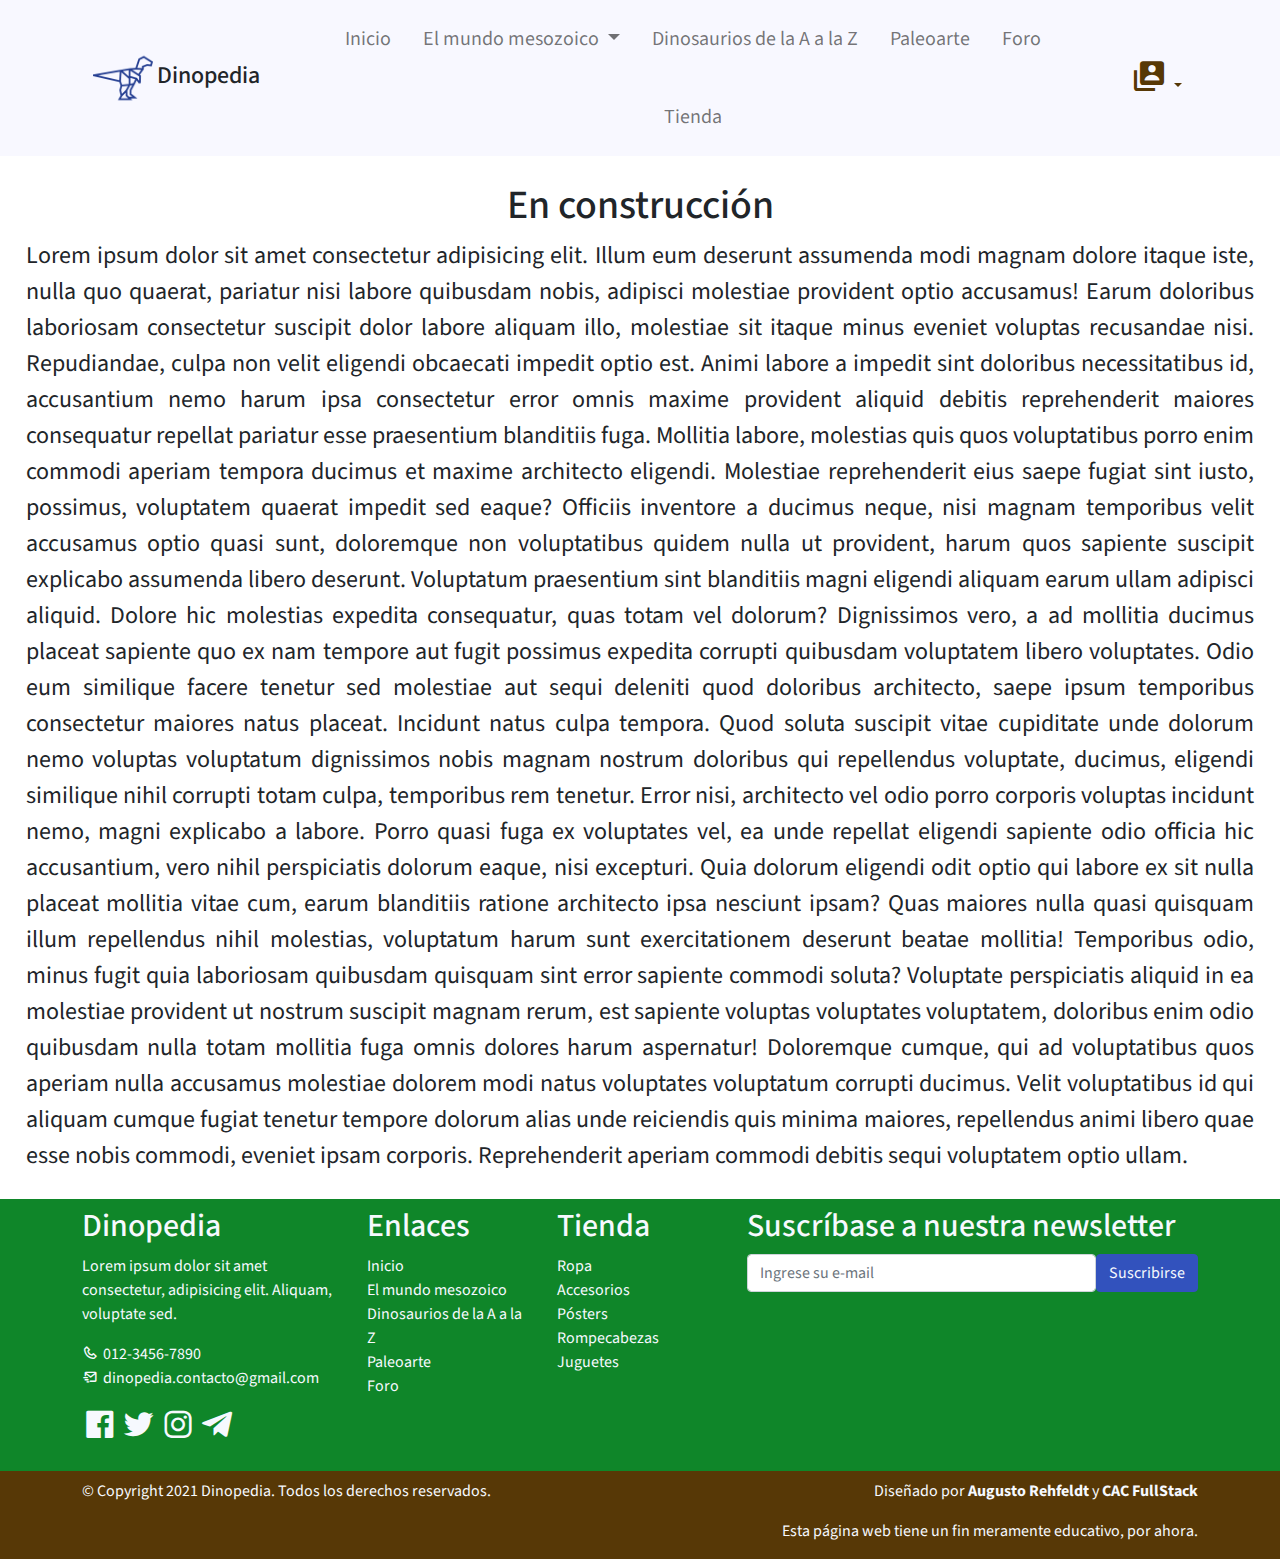
<file: foro.html>
<!DOCTYPE html>
<html lang="es">

<head>
  <title>Dinopedia</title>
    <meta charset="utf-8">
    <meta name="viewport" content="width=device-width, initial-scale=1">
    <link rel="apple-touch-icon" href="assets/img/apple-icon.png">
    <link rel="shortcut icon" type="image/x-icon" href="assets/img/favicon.ico">
    <!-- Load Require CSS -->
    <link href="assets/css/bootstrap.min.css" rel="stylesheet">
    <!-- Font CSS -->
    <link href="assets/css/boxicon.min.css" rel="stylesheet">
    <!-- tipo de letra -->
    <link rel="preconnect" href="https://fonts.gstatic.com">
    <link href="https://fonts.googleapis.com/css2?family=Source+Sans+Pro&display=swap" rel="stylesheet">
	<!-- carga CSS -->
    <link rel="stylesheet" href="assets/css/estilos.css">

</head>

<body>
    <!-- Header -->
    <nav id="main_nav" class="navbar navbar-expand-lg navbar-light" 
        style="position: sticky; padding: 0%; top: 0; width: 100%; z-index: 500; background-color: ghostwhite;">

        <!--navbar-expand-lg = envoltorio para que el navbar se estire en lg
        navbar-light = texto negro de la letra
        bg-white = fondo de color blanco
        -->
    
        <div class="container d-flex justify-content-between align-items-center">
            
            <a class="navbar-brand h1" href="index.html" style="justify-content: start; margin: 0%; padding-left: 1%; padding-right: 1%;">
            <!--navbar-brand = clase se utiliza para resaltar la marca o logotipo de su página-->	
                <img src="assets/img/dinosaur.png" style="width: 3em; margin: auto;">
                <span class="text-dark" style="text-align: center; font-size: 24px;">Dinopedia</span>
            </a>
                
            <!--	boton de hamburguesa --> 
            <button class="navbar-toggler border-0" 
                type="button" data-bs-toggle="collapse" 
                data-bs-target="#navbar-toggler-success" 
                aria-controls="navbarSupportedContent" 
                aria-expanded="false" 
                aria-label="Toggle navigation">
                <span class="navbar-toggler-icon">
                </span>
            </button>
        
            <!------------------------------------------- Opciones del Menu		-->
            <div class="align-self-center collapse navbar-collapse flex-fill  d-lg-flex justify-content-lg-between" 
		        id="navbar-toggler-success">
            
                <!-------collapse navbar-collapse= para agrupar y ocultar el contenido de la barra de navegación 
                por un punto de interrupción principal.
                flex-fill = obliga a que todos los elementos tengan el mismo tamaño de ancho
                d-lg-flex = utilidades para crear un contenedor flexbox y transforme los elementos secundarios 
                directos en elementos flexibles
                -->
                <div class="flex-fill mx-xl-5">
            <!--	  mx=para clases que establecen tanto *-lefty*-right-->
                    <ul class="nav navbar-nav d-flex justify-content-center text-center text-dark" style="margin: 0%; font-size: 20px;">
                <!--   .navbar-nav para una navegación ligera y de altura completa 
                    (incluida la compatibilidad con menús desplegables).-->
                        <li class="nav-item active">
                            <a class="nav-link btn-outline-primary px-3 py-4" href="index.html">Inicio</a>
                        <!-- px = padding y mx es el margin 
                        rounded-pill =genera ese boton con bordes redondeados rounded-circle-->	
                        </li>
                        <li class="nav-item dropdown">
                            <a class="nav-link btn-outline-primary px-3 py-4 dropdown-toggle" type="button" id="dropdownMenuButton1" 
                                style="width: 100%;" data-bs-toggle="dropdown" aria-expanded="false">
                                El mundo mesozoico
                            </a>
                            <ul class="dropdown-menu dropdown-menu dropdown-menu" aria-labelledby="dropdownMenuButton1">
                                <li><a class="dropdown-item" href="triasico.html">Triásico</a></li>
                                <li><a class="dropdown-item" href="jurasico.html">Jurásico</a></li>
                                <li><a class="dropdown-item" href="cretacico.html">Cretácico</a></li>
                            </ul>
                        </li>
                        <li class="nav-item">
                            <a class="nav-link btn-outline-primary py-4 px-3" href="enciclopedia.html">Dinosaurios de la A a la Z</a>
                        </li>
                        <li class="nav-item">
                            <a class="nav-link btn-outline-primary py-4 px-3" href="paleoarte.html">Paleoarte</a>
                        </li>
                        <li class="nav-item">
                            <a class="nav-link btn-outline-primary py-4 px-3" href="foro.html">Foro</a>
                        </li>
                        <li class="nav-item">
                            <a class="nav-link btn-outline-primary py-4 px-3" href="tienda.html">Tienda</a>
                        </li>
                    </ul>
                </div>
                <div class="navbar nav-fill align-self-center d-flex text-dark">
                    <a class="nav-link btn-outline-primary px-3 dropdown-toggle" type="button" id="dropdownMenuButton3" 
                        data-bs-toggle="dropdown" aria-expanded="false">
                        <i class='bx bxs-user-account bx-md'></i>
                    </a>
                    <ul class="dropdown-menu dropdown-menu-dark dropdown-menu-end" aria-labelledby="dropdownMenuButton3">
                        <li><a class="dropdown-item" href="#">Ingresar</a></li>
                        <li><a class="dropdown-item" href="#">Registrarse</a></li>
                    </ul>
                </div>
            </div>
        </div>
    </nav>
    <!-- Close Header -->

    <section style="margin: 2%;">

        <h1 class="h1 text-center">En construcción</h1>

        <p class="texto-articulo">Lorem ipsum dolor sit amet consectetur adipisicing elit. Illum eum deserunt assumenda
            modi magnam dolore itaque iste, nulla quo quaerat, pariatur nisi labore quibusdam nobis, adipisci molestiae
            provident optio accusamus! Earum doloribus laboriosam consectetur suscipit dolor labore aliquam illo,
            molestiae sit itaque minus eveniet voluptas recusandae nisi. Repudiandae, culpa non velit eligendi obcaecati
            impedit optio est. Animi labore a impedit sint doloribus necessitatibus id, accusantium nemo harum ipsa
            consectetur error omnis maxime provident aliquid debitis reprehenderit maiores consequatur repellat pariatur
            esse praesentium blanditiis fuga. Mollitia labore, molestias quis quos voluptatibus porro enim commodi
            aperiam tempora ducimus et maxime architecto eligendi. Molestiae reprehenderit eius saepe fugiat sint iusto,
            possimus, voluptatem quaerat impedit sed eaque? Officiis inventore a ducimus neque, nisi magnam temporibus
            velit accusamus optio quasi sunt, doloremque non voluptatibus quidem nulla ut provident, harum quos sapiente
            suscipit explicabo assumenda libero deserunt. Voluptatum praesentium sint blanditiis magni eligendi aliquam
            earum ullam adipisci aliquid. Dolore hic molestias expedita consequatur, quas totam vel dolorum? Dignissimos
            vero, a ad mollitia ducimus placeat sapiente quo ex nam tempore aut fugit possimus expedita corrupti
            quibusdam voluptatem libero voluptates. Odio eum similique facere tenetur sed molestiae aut sequi deleniti
            quod doloribus architecto, saepe ipsum temporibus consectetur maiores natus placeat. Incidunt natus culpa
            tempora. Quod soluta suscipit vitae cupiditate unde dolorum nemo voluptas voluptatum dignissimos nobis
            magnam nostrum doloribus qui repellendus voluptate, ducimus, eligendi similique nihil corrupti totam culpa,
            temporibus rem tenetur. Error nisi, architecto vel odio porro corporis voluptas incidunt nemo, magni
            explicabo a labore. Porro quasi fuga ex voluptates vel, ea unde repellat eligendi sapiente odio officia hic
            accusantium, vero nihil perspiciatis dolorum eaque, nisi excepturi. Quia dolorum eligendi odit optio qui
            labore ex sit nulla placeat mollitia vitae cum, earum blanditiis ratione architecto ipsa nesciunt ipsam?
            Quas maiores nulla quasi quisquam illum repellendus nihil molestias, voluptatum harum sunt exercitationem
            deserunt beatae mollitia! Temporibus odio, minus fugit quia laboriosam quibusdam quisquam sint error
            sapiente commodi soluta? Voluptate perspiciatis aliquid in ea molestiae provident ut nostrum suscipit magnam
            rerum, est sapiente voluptas voluptates voluptatem, doloribus enim odio quibusdam nulla totam mollitia fuga
            omnis dolores harum aspernatur! Doloremque cumque, qui ad voluptatibus quos aperiam nulla accusamus
            molestiae dolorem modi natus voluptates voluptatum corrupti ducimus. Velit voluptatibus id qui aliquam
            cumque fugiat tenetur tempore dolorum alias unde reiciendis quis minima maiores, repellendus animi libero
            quae esse nobis commodi, eveniet ipsam corporis. Reprehenderit aperiam commodi debitis sequi voluptatem
            optio ullam.</p>

    </section>

    <!-- Start Footer -->
    <footer class="bg-secondary">

        <div class="container">
            <div class="row bg-secondary justify-content-center py-2">
                <div class="col-12 col-sm-6 col-md-3 text-start">
                    <a class="text-decoration-none" href="index.html">
                        <h2 class="text-light">Dinopedia</h2>
                    </a>
                    <p class="text-light">Lorem ipsum dolor sit amet consectetur, adipisicing elit. Aliquam, voluptate sed.</p>
                    <ul class="list-unstyled text-light">
                        <li>
                            <i class='bx-fw bx bx-phone bx-xs'></i><a class="text-decoration-none text-light py-1" 
                            href="tel:012-3456-7890">012-3456-7890</a>
                        </li>
                        <li>
                            <i class='bx-fw bx bx-mail-send bx-xs'></i><a class="text-decoration-none text-light py-1"
                            href="mailto:dinopedia.contacto@gmail.com">dinopedia.contacto@gmail.com</a>
                        </li>
                    </ul>
                    <ul class="list-inline footer-icons light-300">
                        <li class="list-inline-item m-0">
                            <a class="text-light" target="_blank" href="http://facebook.com">
                                <i class='bx bxl-facebook-square bx-md'></i>
                            </a>
                        </li>
                        <li class="list-inline-item m-0">
                            <a class="text-light" target="_blank" href="http://twitter.com">
                                <i class='bx bxl-twitter bx-md'></i>
                            </a>
                        </li>
                        <li class="list-inline-item m-0">
                            <a class="text-light" target="_blank" href="http://instagram.com">
                                <i class='bx bxl-instagram bx-md'></i>
                            </a>
                        </li>
                        <li class="list-inline-item m-0">
                            <a class="text-light" target="_blank" href="https://web.telegram.org/#/login">
                                <i class='bx bxl-telegram bx-md'></i>
                            </a>
                        </li>
                    </ul>
                </div>
                <div class="col-12 col-sm-6 col-md-2 text-start">
                    <h2 class="text-light">Enlaces</h2>
                    <ul class="list-unstyled text-light">
                        <li>
                            <a class="text-decoration-none text-light" href="index.html">
                                Inicio
                            </a>
                        </li>
                        <li>
                            <a class="text-decoration-none text-light" href="triasico.html">
                                El mundo mesozoico
                            </a>
                        </li>
                        <li>
                            <a class="text-decoration-none text-light" href="enciclopedia.html">
                                Dinosaurios de la A a la Z
                            </a>
                        </li>
                        <li>
                            <a class="text-decoration-none text-light" href="paleoarte.html">
                                Paleoarte
                            </a>
                        </li>
                        <li>
                            <a class="text-decoration-none text-light" href="foro.html">
                                Foro
                            </a>
                        </li>
                    </ul>
                </div>
                <div class="col-12 col-sm-6 col-md-2 text-start">
                    <h2 class="text-light">Tienda</h2>
                    <ul class="list-unstyled text-light">
                        <li>
                            <a class="text-decoration-none text-light" href="#">
                                Ropa
                            </a>
                        </li>
                        <li>
                            <a class="text-decoration-none text-light" href="#">
                                Accesorios
                            </a>
                        </li>
                        <li>
                            <a class="text-decoration-none text-light" href="#">
                                Pósters
                            </a>
                        </li>
                        <li>
                            <a class="text-decoration-none text-light" href="#">
                                Rompecabezas
                            </a>
                        </li>
                        <li>
                            <a class="text-decoration-none text-light" href="#">
                                Juguetes
                            </a>
                        </li>
                    </ul>
                </div>
                <div class="col-12 col-sm-6 col-md-5 text-light text-start">
                    <h2 class="text-light">Suscríbase a nuestra newsletter</h2>
                    <form action="#" method="POST">
                        <div class="form-row d-flex flex-fill">
                            <input class="form-control" type="email" placeholder="Ingrese su e-mail" required>
                            <input class="btn btn-primary" type="submit" value="Suscribirse">
                        </div>

                    </form>
                </div>
            </div>
        </div>

        <div class="w-100 bg-primary">
            <div class="container">
                <div class="row pt-2">
                    <div class="col-12 col-sm-6">
                        <p class="text-lg-start text-center text-light light-300">
                            © Copyright 2021 Dinopedia. Todos los derechos reservados.
                        </p>
                    </div>
                    <div class="col-12 col-sm-6">
                        <p class="text-lg-end text-center text-light light-300">
                            Diseñado por <a rel="sponsored" class="text-decoration-none text-light" 
                            href="https://www.linkedin.com/in/augusto-rehfeldt-9aa01320a/" target="_blank"><strong>Augusto Rehfeldt</strong></a> y <a rel="sponsored" class="text-decoration-none text-light" 
                            href="https://cursophp.com.ar/" target="_blank"><strong>CAC FullStack</strong></a>
                        </p>
                        <p class="text-light text-end">
                            Esta página web tiene un fin meramente educativo, por ahora.
                        </p>
                    </div>
                </div>

            </div>

        </div>
        
    </footer>
    <!-- End Footer -->



    <!-- Bootstrap -->
    <script src="assets/js/bootstrap.bundle.min.js"></script>


</body>

</html>
</file>
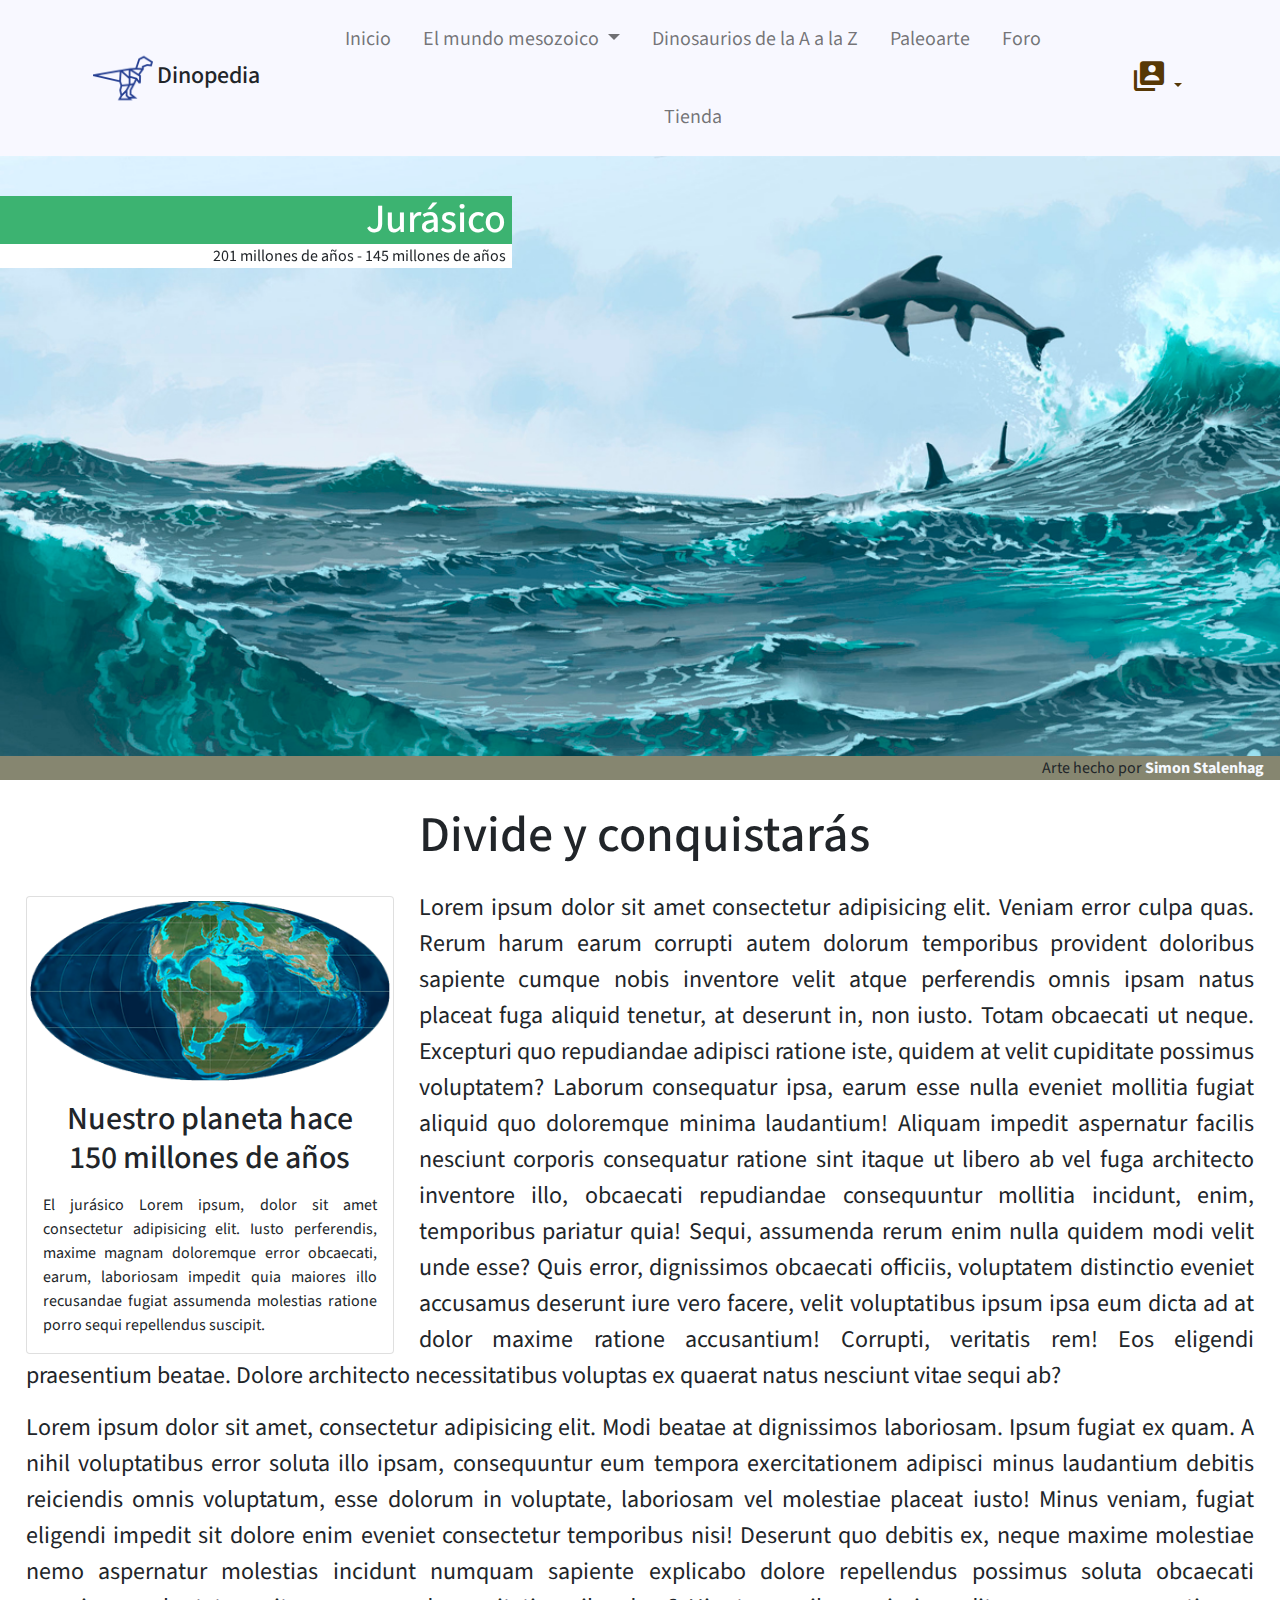
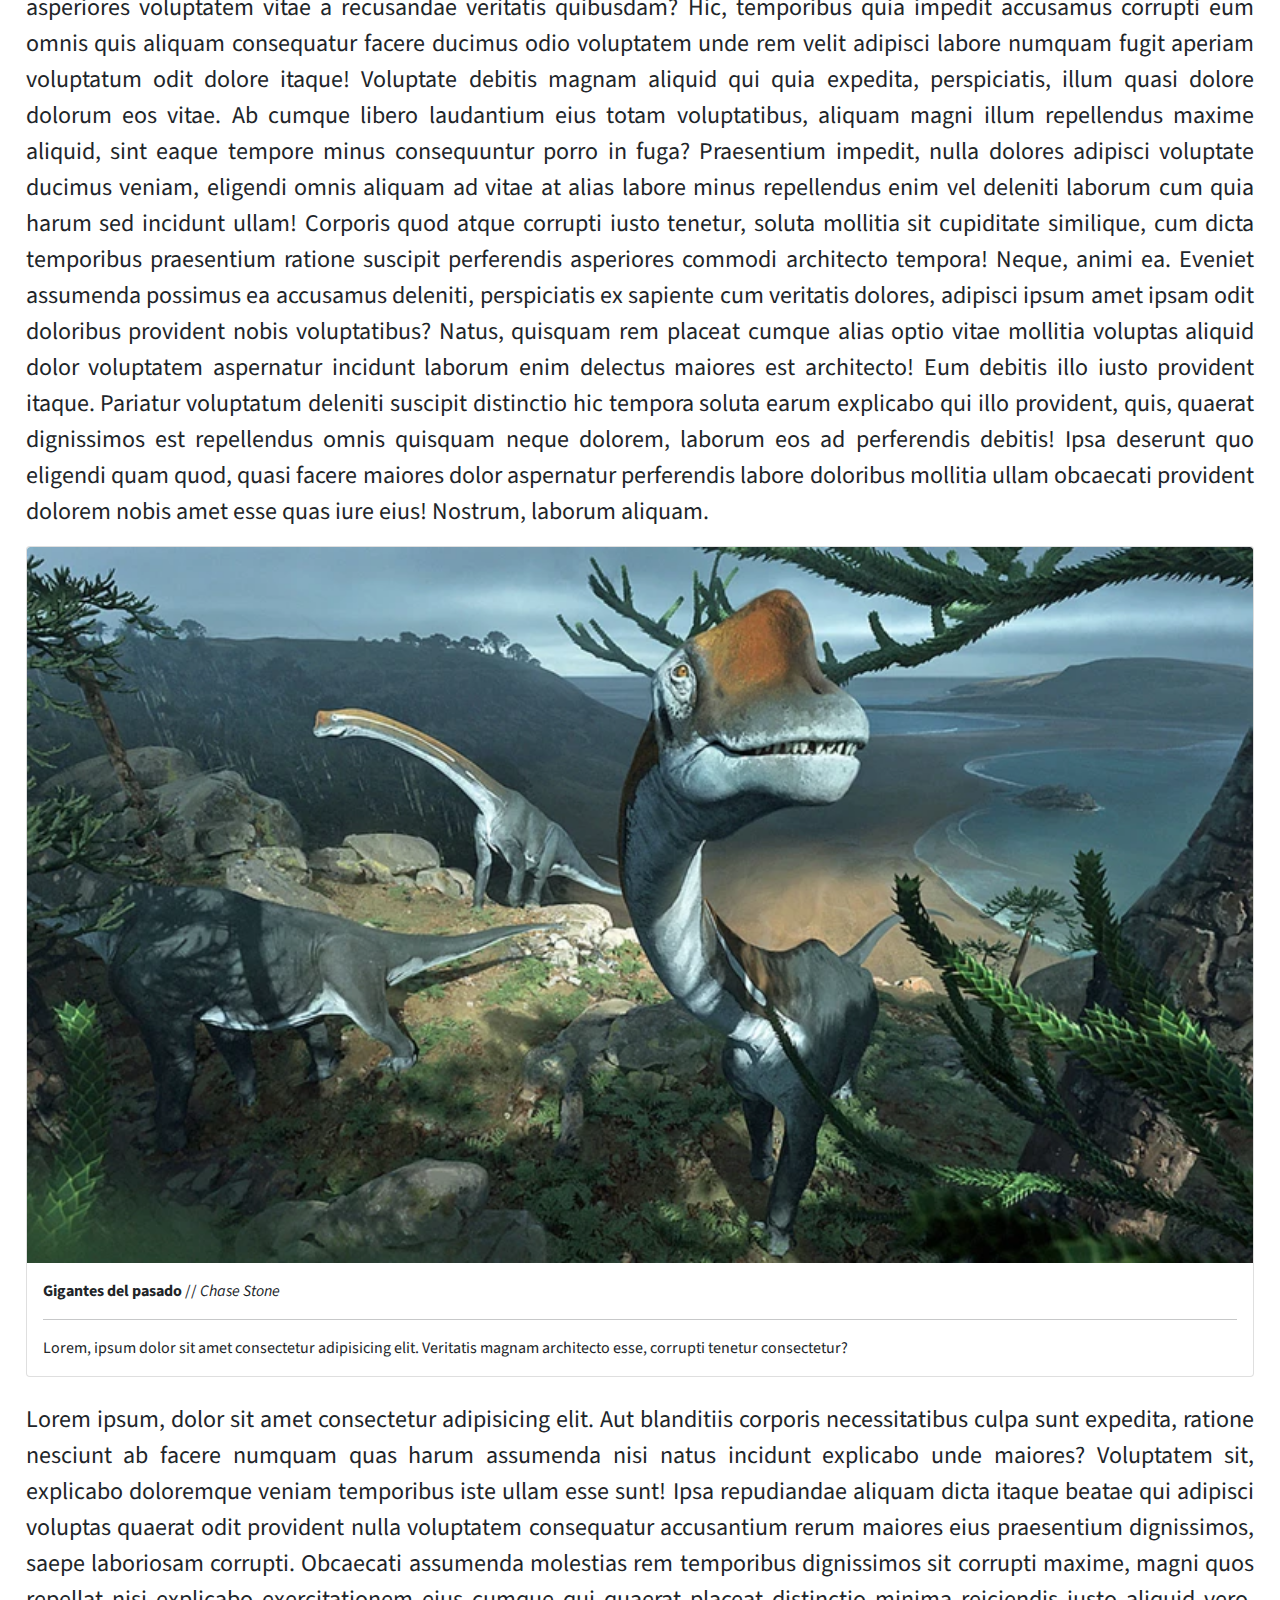
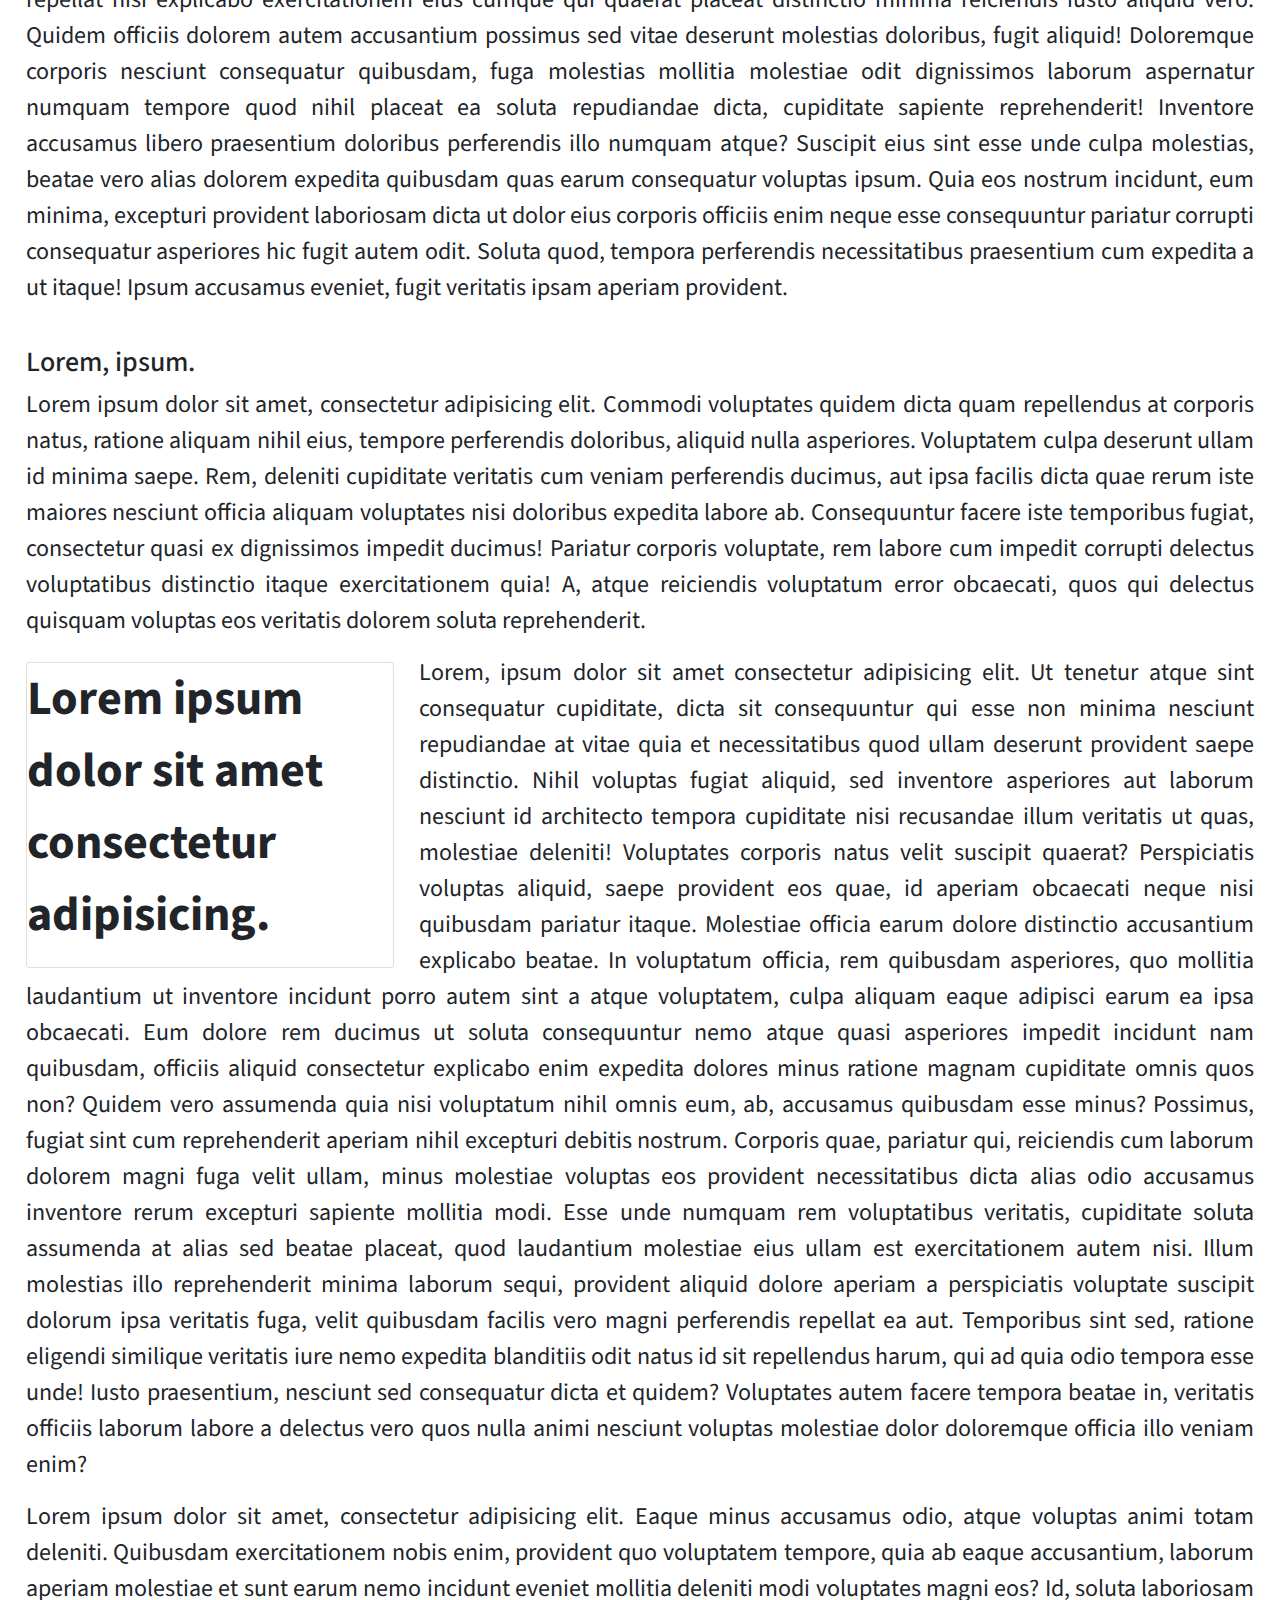
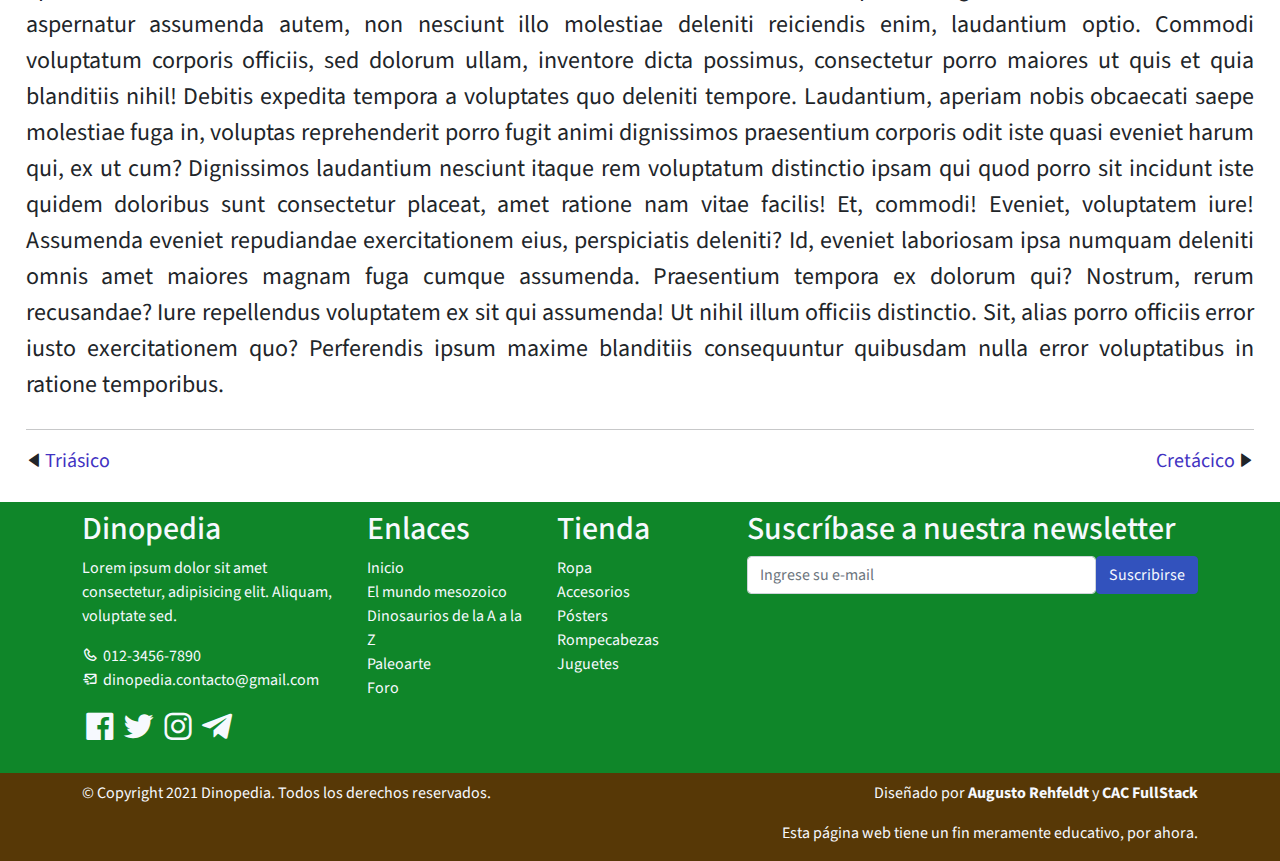
<file: jurasico.html>
<!DOCTYPE html>
<html lang="en">

<head>
    <title>Dinopedia</title>
    <meta charset="utf-8">
    <meta name="viewport" content="width=device-width, initial-scale=1">
    <!----- viewport para apple device-width = ancho pantalla initial-scale es que inicia sin ningún zoom -->
    <link rel="apple-touch-icon" href="assets/img/apple-icon.png">
    <!----- icono para apple y safari -->
    <link rel="shortcut icon" type="image/x-icon" href="assets/img/favicon.ico">
    <!-- Load Require CSS -->
    <link href="assets/css/bootstrap.min.css" rel="stylesheet">
    <!-- iconos  -->
    <link href="assets/css/boxicon.min.css" rel="stylesheet">
    <!-- tipo de letra -->
    <link rel="preconnect" href="https://fonts.gstatic.com">
    <link href="https://fonts.googleapis.com/css2?family=Source+Sans+Pro&display=swap" rel="stylesheet">
    <!-- carga CSS -->
    <link rel="stylesheet" href="assets/css/estilos.css">
</head>

<body>
    <nav id="main_nav" class="navbar navbar-expand-lg navbar-light" 
        style="position: sticky; padding: 0%; top: 0; width: 100%; z-index: 500; background-color: ghostwhite;">

        <!--navbar-expand-lg = envoltorio para que el navbar se estire en lg
        navbar-light = texto negro de la letra
        bg-white = fondo de color blanco
        -->
    
        <div class="container d-flex justify-content-between align-items-center">
            
            <a class="navbar-brand h1" href="index.html" style="justify-content: start; margin: 0%; padding-left: 1%; padding-right: 1%;">
            <!--navbar-brand = clase se utiliza para resaltar la marca o logotipo de su página-->	
                <img src="assets/img/dinosaur.png" style="width: 3em; margin: auto;">
                <span class="text-dark" style="text-align: center; font-size: 24px;">Dinopedia</span>
            </a>
                
            <!--	boton de hamburguesa --> 
            <button class="navbar-toggler border-0" 
                type="button" data-bs-toggle="collapse" 
                data-bs-target="#navbar-toggler-success" 
                aria-controls="navbarSupportedContent" 
                aria-expanded="false" 
                aria-label="Toggle navigation">
                <span class="navbar-toggler-icon">
                </span>
            </button>
        
            <!------------------------------------------- Opciones del Menu		-->
            <div class="align-self-center collapse navbar-collapse flex-fill  d-lg-flex justify-content-lg-between" 
		        id="navbar-toggler-success">
            
                <!-------collapse navbar-collapse= para agrupar y ocultar el contenido de la barra de navegación 
                por un punto de interrupción principal.
                flex-fill = obliga a que todos los elementos tengan el mismo tamaño de ancho
                d-lg-flex = utilidades para crear un contenedor flexbox y transforme los elementos secundarios 
                directos en elementos flexibles
                -->
                <div class="flex-fill mx-xl-5">
            <!--	  mx=para clases que establecen tanto *-lefty*-right-->
                    <ul class="nav navbar-nav d-flex justify-content-center text-center text-dark" style="margin: 0%; font-size: 20px;">
                <!--   .navbar-nav para una navegación ligera y de altura completa 
                    (incluida la compatibilidad con menús desplegables).-->
                        <li class="nav-item active">
                            <a class="nav-link btn-outline-primary px-3 py-4" href="index.html">Inicio</a>
                        <!-- px = padding y mx es el margin 
                        rounded-pill =genera ese boton con bordes redondeados rounded-circle-->	
                        </li>
                        <li class="nav-item dropdown">
                            <a class="nav-link btn-outline-primary px-3 py-4 dropdown-toggle" type="button" id="dropdownMenuButton1" 
                                style="width: 100%;" data-bs-toggle="dropdown" aria-expanded="false">
                                El mundo mesozoico
                            </a>
                            <ul class="dropdown-menu dropdown-menu dropdown-menu" aria-labelledby="dropdownMenuButton1">
                                <li><a class="dropdown-item" href="triasico.html">Triásico</a></li>
                                <li><a class="dropdown-item" href="jurasico.html">Jurásico</a></li>
                                <li><a class="dropdown-item" href="cretacico.html">Cretácico</a></li>
                            </ul>
                        </li>
                        <li class="nav-item">
                            <a class="nav-link btn-outline-primary py-4 px-3" href="enciclopedia.html">Dinosaurios de la A a la Z</a>
                        </li>
                        <li class="nav-item">
                            <a class="nav-link btn-outline-primary py-4 px-3" href="paleoarte.html">Paleoarte</a>
                        </li>
                        <li class="nav-item">
                            <a class="nav-link btn-outline-primary py-4 px-3" href="foro.html">Foro</a>
                        </li>
                        <li class="nav-item">
                            <a class="nav-link btn-outline-primary py-4 px-3" href="tienda.html">Tienda</a>
                        </li>
                    </ul>
                </div>
                <div class="navbar nav-fill align-self-center d-flex text-dark">
                    <a class="nav-link btn-outline-primary px-3 dropdown-toggle" type="button" id="dropdownMenuButton3" 
                        data-bs-toggle="dropdown" aria-expanded="false">
                        <i class='bx bxs-user-account bx-md'></i>
                    </a>
                    <ul class="dropdown-menu dropdown-menu-dark dropdown-menu-end" aria-labelledby="dropdownMenuButton3">
                        <li><a class="dropdown-item" href="#">Ingresar</a></li>
                        <li><a class="dropdown-item" href="#">Registrarse</a></li>
                    </ul>
                </div>
            </div>
        </div>
    </nav>

    <section>
        <div class="carrousel" style="max-height: 600px; overflow: hidden;" id="carrousel-mesozoico"> 
            <div class="carousel-inner">
                <div class="carousel-item active">
                    <img src="assets/img/16bis.jpg" class="d-block w-100" alt=""
                        style="object-fit: cover; overflow: hidden;">
                    <div class="carousel-caption">
                        <h1 class="text-end" style="background-color: MediumSeaGreen; margin: 0%; padding-right: 1%;">Jurásico</h1>
                        <p class="text-dark text-end" style="background-color: rgb(255, 255, 255); padding-right: 1%;">201 millones de años - 145 millones de años</p>
                    </div>
                </div>
            </div>
        </div>
        <div id="credito_artista" class="d-block w-100" style="text-align: end; padding-right: 1em;">
            <span>Arte hecho por&nbsp;</span><a class="text-decoration-none text-light" style="font-weight: bold;"
                href="https://www.simonstalenhag.se/paleo.html">Simon Stalenhag</a>
        </div>
    </section>

    <!-- start articulo -->

    <section style="margin: 2%;" id="articulo_completo">

        <h1>
            Divide y conquistarás
        </h1>

        <div class="card" style="overflow: hidden;">
            <img src="assets/img/jurasico.png" alt="" class="card-img-top" style="padding: 1%;">
            <div class="card-body" style="padding-bottom: 0%;">
                <h2 class="h2 text-center col-12">Nuestro planeta hace 150 millones de años</h2>
                <p style="text-align: justify; margin-top: 1em;">El jurásico Lorem ipsum, dolor sit amet
                    consectetur adipisicing elit. Iusto perferendis, maxime magnam doloremque error obcaecati, earum,
                    laboriosam impedit quia maiores illo recusandae fugiat assumenda molestias ratione porro sequi
                    repellendus suscipit.</p>
            </div>
        </div>

        <p class="texto-articulo">Lorem ipsum dolor sit amet consectetur adipisicing elit. Veniam error culpa quas.
            Rerum harum earum corrupti autem dolorum temporibus provident doloribus sapiente cumque nobis inventore
            velit atque perferendis omnis ipsam natus placeat fuga aliquid tenetur, at deserunt in, non iusto. Totam
            obcaecati ut neque. Excepturi quo repudiandae adipisci ratione iste, quidem at velit cupiditate possimus
            voluptatem? Laborum consequatur ipsa, earum esse nulla eveniet mollitia fugiat aliquid quo doloremque minima
            laudantium! Aliquam impedit aspernatur facilis nesciunt corporis consequatur ratione sint itaque ut libero
            ab vel fuga architecto inventore illo, obcaecati repudiandae consequuntur mollitia incidunt, enim,
            temporibus pariatur quia! Sequi, assumenda rerum enim nulla quidem modi velit unde esse? Quis error,
            dignissimos obcaecati officiis, voluptatem distinctio eveniet accusamus deserunt iure vero facere, velit
            voluptatibus ipsum ipsa eum dicta ad at dolor maxime ratione accusantium! Corrupti, veritatis rem! Eos
            eligendi praesentium beatae. Dolore architecto necessitatibus voluptas ex quaerat natus nesciunt vitae sequi
            ab?</p>
        <p class="texto-articulo">Lorem ipsum dolor sit amet, consectetur adipisicing elit. Modi beatae at dignissimos
            laboriosam. Ipsum fugiat ex quam. A nihil voluptatibus error soluta illo ipsam, consequuntur eum tempora
            exercitationem adipisci minus laudantium debitis reiciendis omnis voluptatum, esse dolorum in voluptate,
            laboriosam vel molestiae placeat iusto! Minus veniam, fugiat eligendi impedit sit dolore enim eveniet
            consectetur temporibus nisi! Deserunt quo debitis ex, neque maxime molestiae nemo aspernatur molestias
            incidunt numquam sapiente explicabo dolore repellendus possimus soluta obcaecati asperiores voluptatem vitae
            a recusandae veritatis quibusdam? Hic, temporibus quia impedit accusamus corrupti eum omnis quis aliquam
            consequatur facere ducimus odio voluptatem unde rem velit adipisci labore numquam fugit aperiam voluptatum
            odit dolore itaque! Voluptate debitis magnam aliquid qui quia expedita, perspiciatis, illum quasi dolore
            dolorum eos vitae. Ab cumque libero laudantium eius totam voluptatibus, aliquam magni illum repellendus
            maxime aliquid, sint eaque tempore minus consequuntur porro in fuga? Praesentium impedit, nulla dolores
            adipisci voluptate ducimus veniam, eligendi omnis aliquam ad vitae at alias labore minus repellendus enim
            vel deleniti laborum cum quia harum sed incidunt ullam! Corporis quod atque corrupti iusto tenetur, soluta
            mollitia sit cupiditate similique, cum dicta temporibus praesentium ratione suscipit perferendis asperiores
            commodi architecto tempora! Neque, animi ea. Eveniet assumenda possimus ea accusamus deleniti, perspiciatis
            ex sapiente cum veritatis dolores, adipisci ipsum amet ipsam odit doloribus provident nobis voluptatibus?
            Natus, quisquam rem placeat cumque alias optio vitae mollitia voluptas aliquid dolor voluptatem aspernatur
            incidunt laborum enim delectus maiores est architecto! Eum debitis illo iusto provident itaque. Pariatur
            voluptatum deleniti suscipit distinctio hic tempora soluta earum explicabo qui illo provident, quis, quaerat
            dignissimos est repellendus omnis quisquam neque dolorem, laborum eos ad perferendis debitis! Ipsa deserunt
            quo eligendi quam quod, quasi facere maiores dolor aspernatur perferendis labore doloribus mollitia ullam
            obcaecati provident dolorem nobis amet esse quas iure eius! Nostrum, laborum aliquam.</p>
        <div class="card" style="overflow: hidden; width: 100%; margin: 0%; margin-bottom: 2%; ">
            <img src="assets/img/sauropodo.jpg" class="card-img-top" alt="...">
            <div class="card-body" style="padding-bottom: 0%;">
                <span style="font-weight: bold;">Gigantes del pasado</span> // <i>Chase Stone</i>
                <hr>
                <p>Lorem, ipsum dolor sit amet consectetur adipisicing elit. Veritatis magnam architecto esse, corrupti
                    tenetur consectetur?</p>
            </div>
        </div>
        <p class="texto-articulo">Lorem ipsum, dolor sit amet consectetur adipisicing elit. Aut blanditiis corporis
            necessitatibus culpa sunt expedita, ratione nesciunt ab facere numquam quas harum assumenda nisi natus
            incidunt explicabo unde maiores? Voluptatem sit, explicabo doloremque veniam temporibus iste ullam esse
            sunt! Ipsa repudiandae aliquam dicta itaque beatae qui adipisci voluptas quaerat odit provident nulla
            voluptatem consequatur accusantium rerum maiores eius praesentium dignissimos, saepe laboriosam corrupti.
            Obcaecati assumenda molestias rem temporibus dignissimos sit corrupti maxime, magni quos repellat nisi
            explicabo exercitationem eius cumque qui quaerat placeat distinctio minima reiciendis iusto aliquid vero.
            Quidem officiis dolorem autem accusantium possimus sed vitae deserunt molestias doloribus, fugit aliquid!
            Doloremque corporis nesciunt consequatur quibusdam, fuga molestias mollitia molestiae odit dignissimos
            laborum aspernatur numquam tempore quod nihil placeat ea soluta repudiandae dicta, cupiditate sapiente
            reprehenderit! Inventore accusamus libero praesentium doloribus perferendis illo numquam atque? Suscipit
            eius sint esse unde culpa molestias, beatae vero alias dolorem expedita quibusdam quas earum consequatur
            voluptas ipsum. Quia eos nostrum incidunt, eum minima, excepturi provident laboriosam dicta ut dolor eius
            corporis officiis enim neque esse consequuntur pariatur corrupti consequatur asperiores hic fugit autem
            odit. Soluta quod, tempora perferendis necessitatibus praesentium cum expedita a ut itaque! Ipsum accusamus
            eveniet, fugit veritatis ipsam aperiam provident.</p><br>

        <h3>Lorem, ipsum.</h3>

        <p class="texto-articulo">Lorem ipsum dolor sit amet, consectetur adipisicing elit. Commodi voluptates quidem
            dicta quam repellendus at corporis natus, ratione aliquam nihil eius, tempore perferendis doloribus, aliquid
            nulla asperiores. Voluptatem culpa deserunt ullam id minima saepe. Rem, deleniti cupiditate veritatis cum
            veniam perferendis ducimus, aut ipsa facilis dicta quae rerum iste maiores nesciunt officia aliquam
            voluptates nisi doloribus expedita labore ab. Consequuntur facere iste temporibus fugiat, consectetur quasi
            ex dignissimos impedit ducimus! Pariatur corporis voluptate, rem labore cum impedit corrupti delectus
            voluptatibus distinctio itaque exercitationem quia! A, atque reiciendis voluptatum error obcaecati, quos qui
            delectus quisquam voluptas eos veritatis dolorem soluta reprehenderit.</p>

        <div class="card" style="overflow: hidden;">
            <div class="card-body" style="padding: 0%;">
                <p style="font-weight: bold; font-size: 3em;">Lorem ipsum dolor sit amet consectetur adipisicing.</p>
            </div>
        </div>

        <p class="texto-articulo">Lorem, ipsum dolor sit amet consectetur adipisicing elit. Ut tenetur atque sint
            consequatur cupiditate, dicta sit consequuntur qui esse non minima nesciunt repudiandae at vitae quia et
            necessitatibus quod ullam deserunt provident saepe distinctio. Nihil voluptas fugiat aliquid, sed inventore
            asperiores aut laborum nesciunt id architecto tempora cupiditate nisi recusandae illum veritatis ut quas,
            molestiae deleniti! Voluptates corporis natus velit suscipit quaerat? Perspiciatis voluptas aliquid, saepe
            provident eos quae, id aperiam obcaecati neque nisi quibusdam pariatur itaque. Molestiae officia earum
            dolore distinctio accusantium explicabo beatae. In voluptatum officia, rem quibusdam asperiores, quo
            mollitia laudantium ut inventore incidunt porro autem sint a atque voluptatem, culpa aliquam eaque adipisci
            earum ea ipsa obcaecati. Eum dolore rem ducimus ut soluta consequuntur nemo atque quasi asperiores impedit
            incidunt nam quibusdam, officiis aliquid consectetur explicabo enim expedita dolores minus ratione magnam
            cupiditate omnis quos non? Quidem vero assumenda quia nisi voluptatum nihil omnis eum, ab, accusamus
            quibusdam esse minus? Possimus, fugiat sint cum reprehenderit aperiam nihil excepturi debitis nostrum.
            Corporis quae, pariatur qui, reiciendis cum laborum dolorem magni fuga velit ullam, minus molestiae voluptas
            eos provident necessitatibus dicta alias odio accusamus inventore rerum excepturi sapiente mollitia modi.
            Esse unde numquam rem voluptatibus veritatis, cupiditate soluta assumenda at alias sed beatae placeat, quod
            laudantium molestiae eius ullam est exercitationem autem nisi. Illum molestias illo reprehenderit minima
            laborum sequi, provident aliquid dolore aperiam a perspiciatis voluptate suscipit dolorum ipsa veritatis
            fuga, velit quibusdam facilis vero magni perferendis repellat ea aut. Temporibus sint sed, ratione eligendi
            similique veritatis iure nemo expedita blanditiis odit natus id sit repellendus harum, qui ad quia odio
            tempora esse unde! Iusto praesentium, nesciunt sed consequatur dicta et quidem? Voluptates autem facere
            tempora beatae in, veritatis officiis laborum labore a delectus vero quos nulla animi nesciunt voluptas
            molestiae dolor doloremque officia illo veniam enim?</p>

        <!-- start linea de tiempo-->

        <div class="w-100" style="background-color: rgb(216, 216, 216);">

            <!-- VER COMO IMPLEMENTAR, METER GÉNEROS DE DINOSAURIOS CON UN TIEMPO E INFO -->

        </div>

        <!-- end linea de tiempo-->

        <p class="texto-articulo">Lorem ipsum dolor sit amet, consectetur adipisicing elit. Eaque minus accusamus odio,
            atque voluptas animi totam deleniti. Quibusdam exercitationem nobis enim, provident quo voluptatem tempore,
            quia ab eaque accusantium, laborum aperiam molestiae et sunt earum nemo incidunt eveniet mollitia deleniti
            modi voluptates magni eos? Id, soluta laboriosam aspernatur assumenda autem, non nesciunt illo molestiae
            deleniti reiciendis enim, laudantium optio. Commodi voluptatum corporis officiis, sed dolorum ullam,
            inventore dicta possimus, consectetur porro maiores ut quis et quia blanditiis nihil! Debitis expedita
            tempora a voluptates quo deleniti tempore. Laudantium, aperiam nobis obcaecati saepe molestiae fuga in,
            voluptas reprehenderit porro fugit animi dignissimos praesentium corporis odit iste quasi eveniet harum qui,
            ex ut cum? Dignissimos laudantium nesciunt itaque rem voluptatum distinctio ipsam qui quod porro sit
            incidunt iste quidem doloribus sunt consectetur placeat, amet ratione nam vitae facilis! Et, commodi!
            Eveniet, voluptatem iure! Assumenda eveniet repudiandae exercitationem eius, perspiciatis deleniti? Id,
            eveniet laboriosam ipsa numquam deleniti omnis amet maiores magnam fuga cumque assumenda. Praesentium
            tempora ex dolorum qui? Nostrum, rerum recusandae? Iure repellendus voluptatem ex sit qui assumenda! Ut
            nihil illum officiis distinctio. Sit, alias porro officiis error iusto exercitationem quo? Perferendis ipsum
            maxime blanditiis consequuntur quibusdam nulla error voluptatibus in ratione temporibus.</p>

    </section>

    <section style="margin: 2%;">

        <hr>
        <ul class="list-unstyled text-light d-flex justify-content-between">
            <li class="list-inline-item m-0"><i class='bx bxs-left-arrow text-dark'></i>&nbsp;<a
                    class="text-decoration-none" href="triasico.html" style="font-size: 20px;">Triásico</a></li>
            <li class="list-inline-item m-0"><a class="text-decoration-none" href="cretacico.html"
                    style="font-size: 20px;">Cretácico</a>&nbsp;<i class='bx bxs-right-arrow text-dark'></i></li>
        </ul>

    </section>

    <!-- end articulo -->

    <!-- Start Footer -->
    <footer class="bg-secondary">

        <div class="container">
            <div class="row bg-secondary justify-content-center py-2">
                <div class="col-12 col-sm-6 col-md-3 text-start">
                    <a class="text-decoration-none" href="index.html">
                        <h2 class="text-light">Dinopedia</h2>
                    </a>
                    <p class="text-light">Lorem ipsum dolor sit amet consectetur, adipisicing elit. Aliquam, voluptate sed.</p>
                    <ul class="list-unstyled text-light">
                        <li>
                            <i class='bx-fw bx bx-phone bx-xs'></i><a class="text-decoration-none text-light py-1" 
                            href="tel:012-3456-7890">012-3456-7890</a>
                        </li>
                        <li>
                            <i class='bx-fw bx bx-mail-send bx-xs'></i><a class="text-decoration-none text-light py-1"
                            href="mailto:dinopedia.contacto@gmail.com">dinopedia.contacto@gmail.com</a>
                        </li>
                    </ul>
                    <ul class="list-inline footer-icons light-300">
                        <li class="list-inline-item m-0">
                            <a class="text-light" target="_blank" href="http://facebook.com">
                                <i class='bx bxl-facebook-square bx-md'></i>
                            </a>
                        </li>
                        <li class="list-inline-item m-0">
                            <a class="text-light" target="_blank" href="http://twitter.com">
                                <i class='bx bxl-twitter bx-md'></i>
                            </a>
                        </li>
                        <li class="list-inline-item m-0">
                            <a class="text-light" target="_blank" href="http://instagram.com">
                                <i class='bx bxl-instagram bx-md'></i>
                            </a>
                        </li>
                        <li class="list-inline-item m-0">
                            <a class="text-light" target="_blank" href="https://web.telegram.org/#/login">
                                <i class='bx bxl-telegram bx-md'></i>
                            </a>
                        </li>
                    </ul>
                </div>
                <div class="col-12 col-sm-6 col-md-2 text-start">
                    <h2 class="text-light">Enlaces</h2>
                    <ul class="list-unstyled text-light">
                        <li>
                            <a class="text-decoration-none text-light" href="index.html">
                                Inicio
                            </a>
                        </li>
                        <li>
                            <a class="text-decoration-none text-light" href="triasico.html">
                                El mundo mesozoico
                            </a>
                        </li>
                        <li>
                            <a class="text-decoration-none text-light" href="enciclopedia.html">
                                Dinosaurios de la A a la Z
                            </a>
                        </li>
                        <li>
                            <a class="text-decoration-none text-light" href="paleoarte.html">
                                Paleoarte
                            </a>
                        </li>
                        <li>
                            <a class="text-decoration-none text-light" href="foro.html">
                                Foro
                            </a>
                        </li>
                    </ul>
                </div>
                <div class="col-12 col-sm-6 col-md-2 text-start">
                    <h2 class="text-light">Tienda</h2>
                    <ul class="list-unstyled text-light">
                        <li>
                            <a class="text-decoration-none text-light" href="#">
                                Ropa
                            </a>
                        </li>
                        <li>
                            <a class="text-decoration-none text-light" href="#">
                                Accesorios
                            </a>
                        </li>
                        <li>
                            <a class="text-decoration-none text-light" href="#">
                                Pósters
                            </a>
                        </li>
                        <li>
                            <a class="text-decoration-none text-light" href="#">
                                Rompecabezas
                            </a>
                        </li>
                        <li>
                            <a class="text-decoration-none text-light" href="#">
                                Juguetes
                            </a>
                        </li>
                    </ul>
                </div>
                <div class="col-12 col-sm-6 col-md-5 text-light text-start">
                    <h2 class="text-light">Suscríbase a nuestra newsletter</h2>
                    <form action="#" method="POST">
                        <div class="form-row d-flex flex-fill">
                            <input class="form-control" type="email" placeholder="Ingrese su e-mail" required>
                            <input class="btn btn-primary" type="submit" value="Suscribirse">
                        </div>

                    </form>
                </div>
            </div>
        </div>

        <div class="w-100 bg-primary">
            <div class="container">
                <div class="row pt-2">
                    <div class="col-12 col-sm-6">
                        <p class="text-lg-start text-center text-light light-300">
                            © Copyright 2021 Dinopedia. Todos los derechos reservados.
                        </p>
                    </div>
                    <div class="col-12 col-sm-6">
                        <p class="text-lg-end text-center text-light light-300">
                            Diseñado por <a rel="sponsored" class="text-decoration-none text-light" 
                            href="https://www.linkedin.com/in/augusto-rehfeldt-9aa01320a/" target="_blank"><strong>Augusto Rehfeldt</strong></a> y <a rel="sponsored" class="text-decoration-none text-light" 
                            href="https://cursophp.com.ar/" target="_blank"><strong>CAC FullStack</strong></a>
                        </p>
                        <p class="text-light text-end">
                            Esta página web tiene un fin meramente educativo, por ahora.
                        </p>
                    </div>
                </div>

            </div>

        </div>
        
    </footer>
    <!-- End Footer -->

    <script src="assets/js/bootstrap.bundle.min.js"></script>
</body>

</html>
</file>
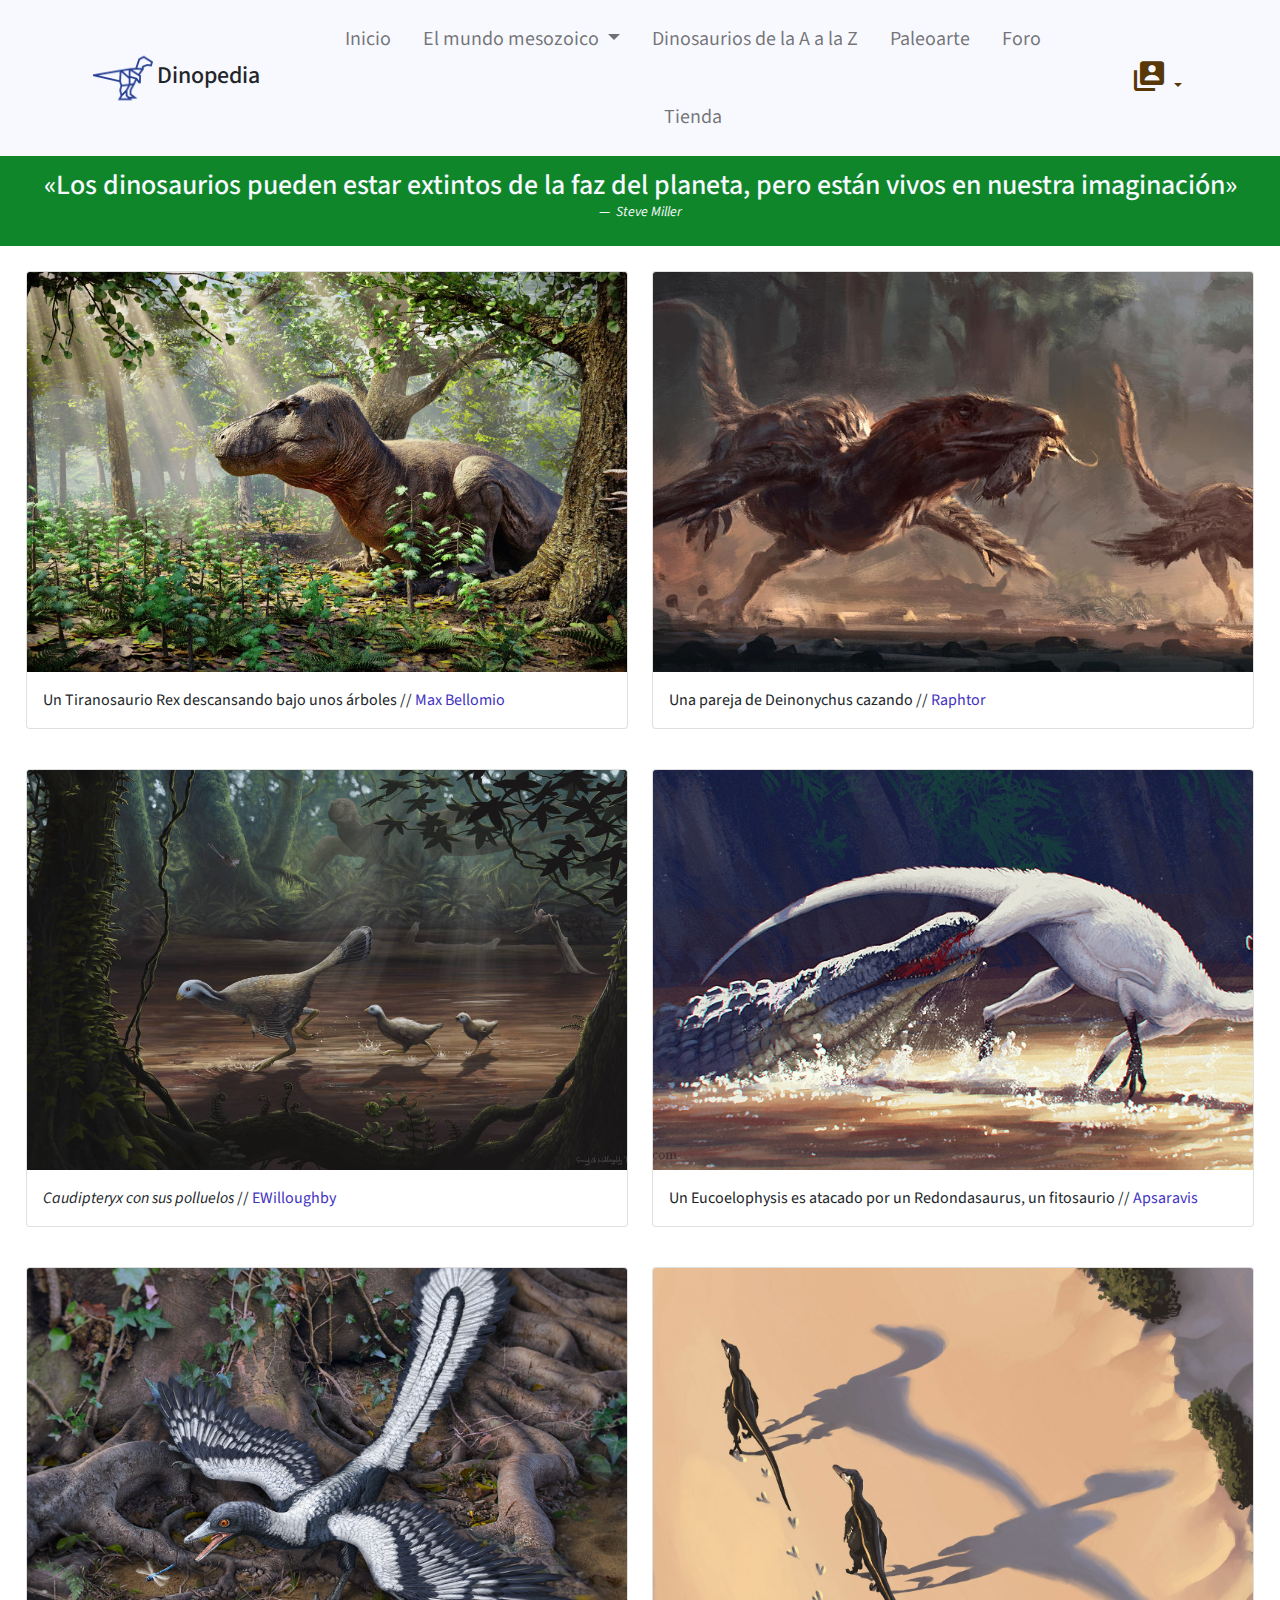
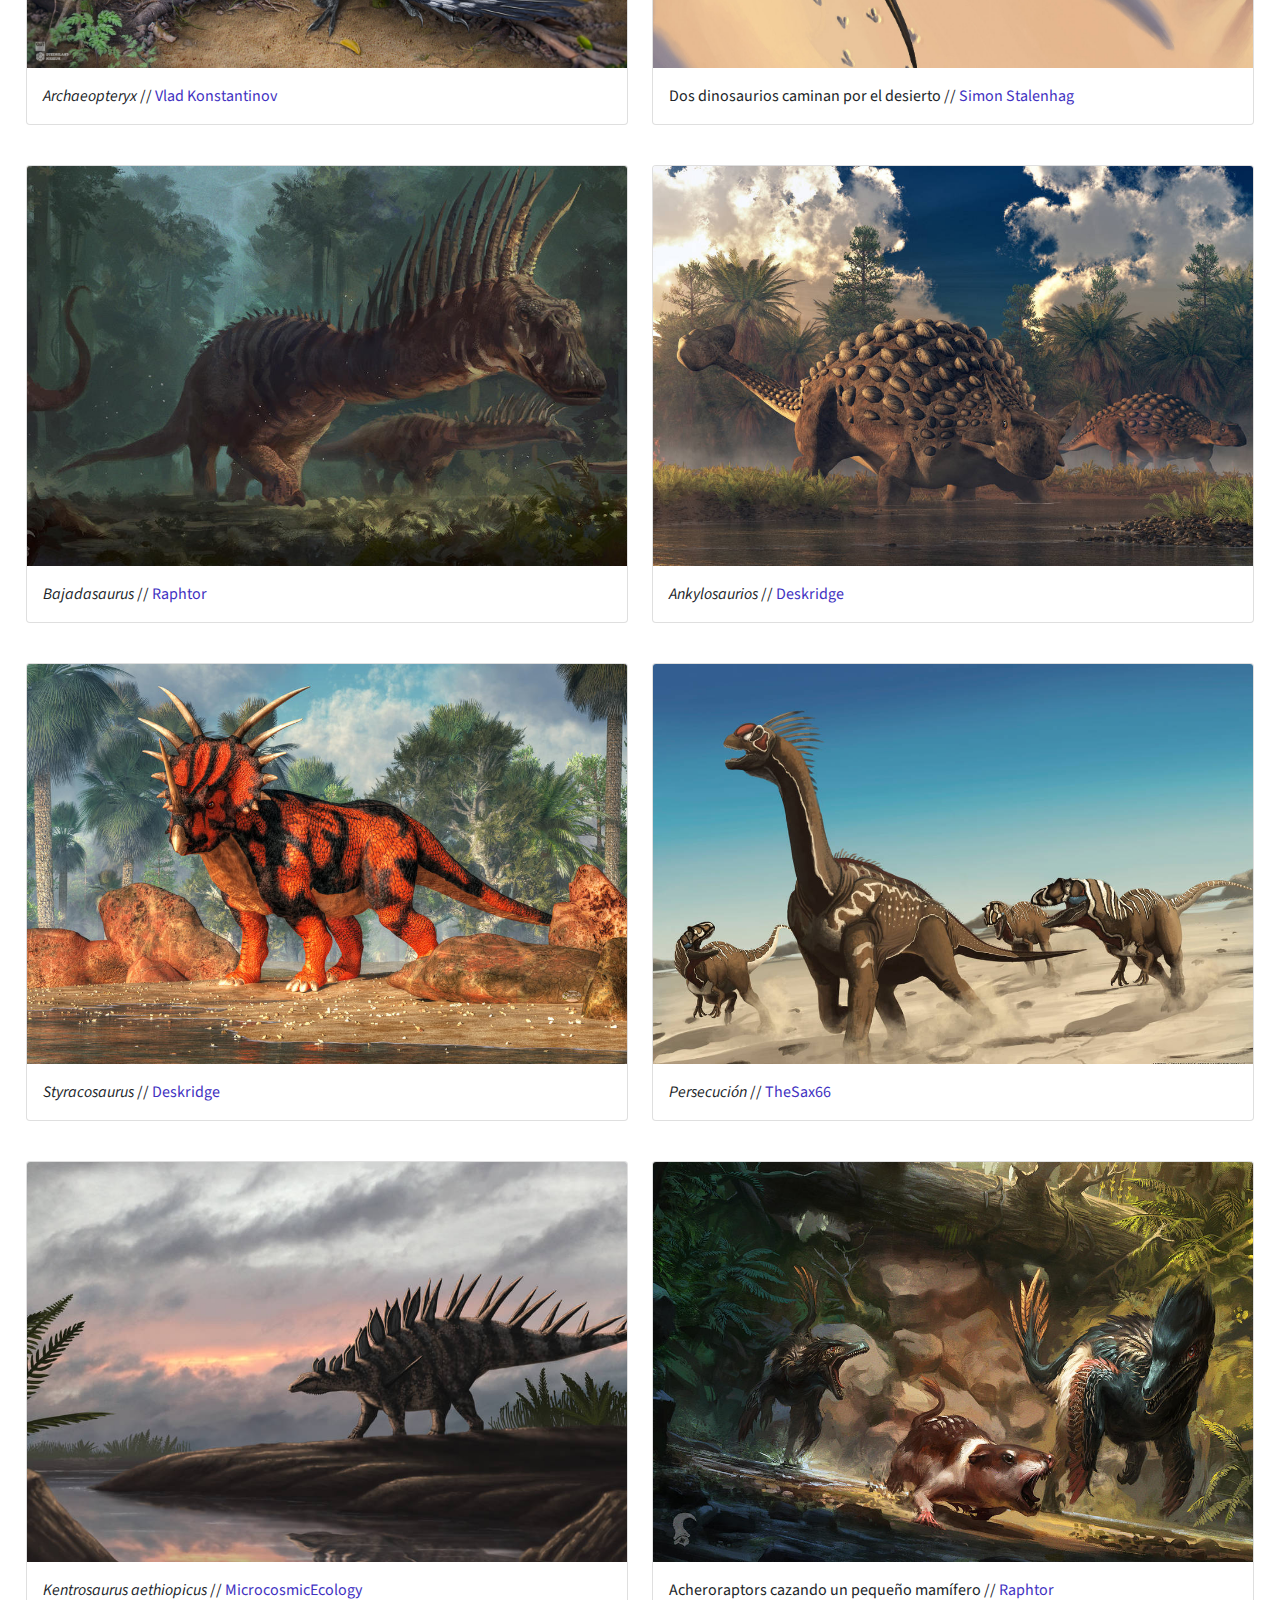
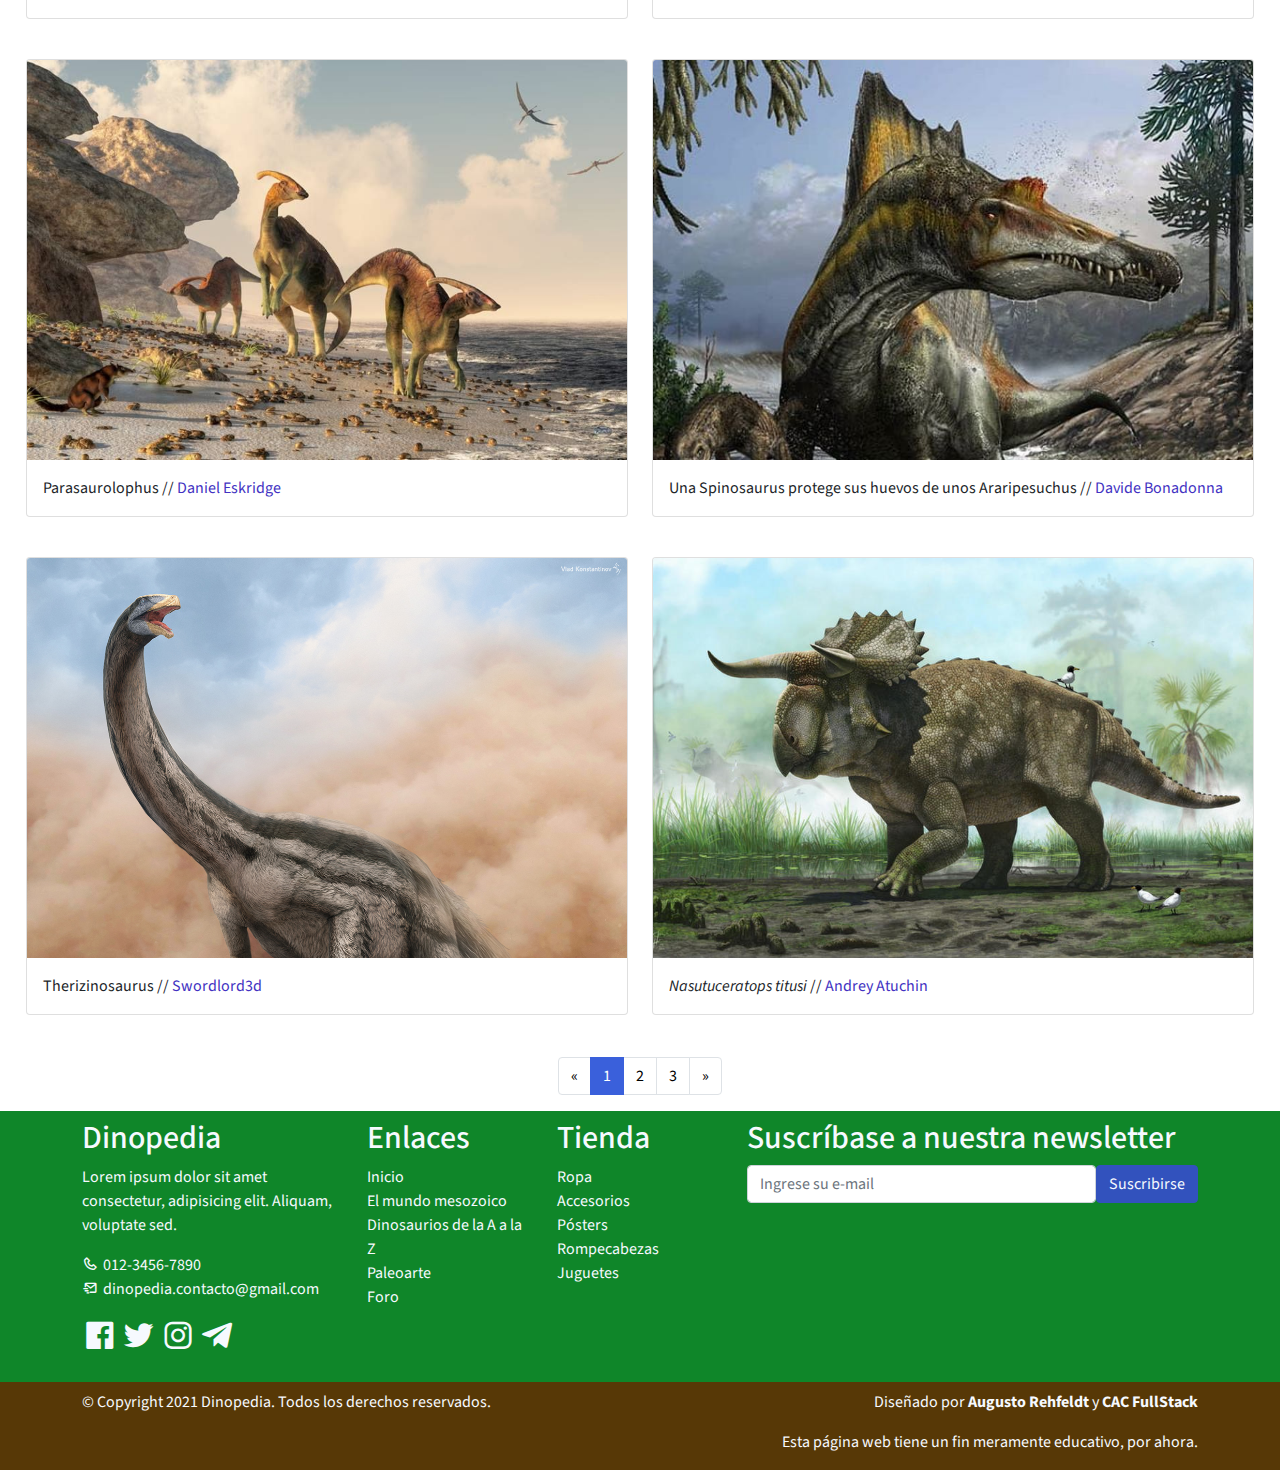
<file: paleoarte.html>
<!DOCTYPE html>
<html lang="es">

<head>
  <title>Dinopedia</title>
    <meta charset="utf-8">
    <meta name="viewport" content="width=device-width, initial-scale=1">
    <link rel="apple-touch-icon" href="assets/img/apple-icon.png">
    <link rel="shortcut icon" type="image/x-icon" href="assets/img/favicon.ico">
    <!-- Load Require CSS -->
    <link href="assets/css/bootstrap.min.css" rel="stylesheet">
    <!-- Font CSS -->
    <link href="assets/css/boxicon.min.css" rel="stylesheet">
    <!-- tipo de letra -->
    <link rel="preconnect" href="https://fonts.gstatic.com">
    <link href="https://fonts.googleapis.com/css2?family=Source+Sans+Pro&display=swap" rel="stylesheet">
		<!-- carga CSS -->
    <link rel="stylesheet" href="assets/css/estilos.css">
</head>

<body>
    <!-- Header -->
    <nav id="main_nav" class="navbar navbar-expand-lg navbar-light" 
        style="position: sticky; padding: 0%; top: 0; width: 100%; z-index: 600; background-color: ghostwhite;">

        <!--navbar-expand-lg = envoltorio para que el navbar se estire en lg
        navbar-light = texto negro de la letra
        bg-white = fondo de color blanco
        -->
    
        <div class="container d-flex justify-content-between align-items-center">
            
            <a class="navbar-brand h1" href="index.html" style="justify-content: start; margin: 0%; padding-left: 1%; padding-right: 1%;">
            <!--navbar-brand = clase se utiliza para resaltar la marca o logotipo de su página-->	
                <img src="assets/img/dinosaur.png" style="width: 3em; margin: auto;">
                <span class="text-dark" style="text-align: center; font-size: 24px;">Dinopedia</span>
            </a>
                
            <!--	boton de hamburguesa --> 
            <button class="navbar-toggler border-0" 
                type="button" data-bs-toggle="collapse" 
                data-bs-target="#navbar-toggler-success" 
                aria-controls="navbarSupportedContent" 
                aria-expanded="false" 
                aria-label="Toggle navigation">
                <span class="navbar-toggler-icon">
                </span>
            </button>
        
            <!------------------------------------------- Opciones del Menu		-->
            <div class="align-self-center collapse navbar-collapse flex-fill  d-lg-flex justify-content-lg-between" 
		        id="navbar-toggler-success">
            
                <!-------collapse navbar-collapse= para agrupar y ocultar el contenido de la barra de navegación 
                por un punto de interrupción principal.
                flex-fill = obliga a que todos los elementos tengan el mismo tamaño de ancho
                d-lg-flex = utilidades para crear un contenedor flexbox y transforme los elementos secundarios 
                directos en elementos flexibles
                -->
                <div class="flex-fill mx-xl-5">
            <!--	  mx=para clases que establecen tanto *-lefty*-right-->
                    <ul class="nav navbar-nav d-flex justify-content-center text-center text-dark" style="margin: 0%; font-size: 20px;">
                <!--   .navbar-nav para una navegación ligera y de altura completa 
                    (incluida la compatibilidad con menús desplegables).-->
                        <li class="nav-item active">
                            <a class="nav-link btn-outline-primary px-3 py-4" href="index.html">Inicio</a>
                        <!-- px = padding y mx es el margin 
                        rounded-pill =genera ese boton con bordes redondeados rounded-circle-->	
                        </li>
                        <li class="nav-item dropdown">
                            <a class="nav-link btn-outline-primary px-3 py-4 dropdown-toggle" type="button" id="dropdownMenuButton1" 
                                style="width: 100%;" data-bs-toggle="dropdown" aria-expanded="false">
                                El mundo mesozoico
                            </a>
                            <ul class="dropdown-menu dropdown-menu dropdown-menu" aria-labelledby="dropdownMenuButton1">
                                <li><a class="dropdown-item" href="triasico.html">Triásico</a></li>
                                <li><a class="dropdown-item" href="jurasico.html">Jurásico</a></li>
                                <li><a class="dropdown-item" href="cretacico.html">Cretácico</a></li>
                            </ul>
                        </li>
                        <li class="nav-item">
                            <a class="nav-link btn-outline-primary py-4 px-3" href="enciclopedia.html">Dinosaurios de la A a la Z</a>
                        </li>
                        <li class="nav-item">
                            <a class="nav-link btn-outline-primary py-4 px-3" href="paleoarte.html">Paleoarte</a>
                        </li>
                        <li class="nav-item">
                            <a class="nav-link btn-outline-primary py-4 px-3" href="foro.html">Foro</a>
                        </li>
                        <li class="nav-item">
                            <a class="nav-link btn-outline-primary py-4 px-3" href="tienda.html">Tienda</a>
                        </li>
                    </ul>
                </div>
                <div class="navbar nav-fill align-self-center d-flex text-dark">
                    <a class="nav-link btn-outline-primary px-3 dropdown-toggle" type="button" id="dropdownMenuButton3" 
                        data-bs-toggle="dropdown" aria-expanded="false">
                        <i class='bx bxs-user-account bx-md'></i>
                    </a>
                    <ul class="dropdown-menu dropdown-menu-dark dropdown-menu-end" aria-labelledby="dropdownMenuButton3">
                        <li><a class="dropdown-item" href="#">Ingresar</a></li>
                        <li><a class="dropdown-item" href="#">Registrarse</a></li>
                    </ul>
                </div>
            </div>
        </div>
    </nav>
    <!-- Close Header -->

    <!-- start frase -->

    <section>

        <div class="container-fluid bg-secondary" style="padding: 1%; padding-bottom: 0.5%;">
            <figure class="text-center">
                <blockquote class="blockquote text-light" >
                  <h3>«Los dinosaurios pueden estar extintos de la faz del planeta, pero están vivos en nuestra imaginación»</h3>
                </blockquote>
                <figcaption class="blockquote-footer text-light">
                    <cite title="Source Title">Steve Miller</cite>
                </figcaption>
              </figure>
        </div>

    </section>

    <!-- end frase -->

    <!-- start galería -->

    <section style="margin: 2%" id="paleoarte">

        <!-- Esto, en la práctica, lo haría de manera dinámica con una base de datos 
            por el momento, haré unas cuantas filas de 2 imágenes cada una-->

        <div class="row justify-content-center mb-4">

            <div class="col-12 col-md-6 mb-3">

                <div class="card">
                    <a class="stretched-link" data-bs-toggle="modal" data-bs-target="#modal-1" style="cursor: pointer;"></a>
                    <img class="card-img-top" src="assets/img/max-bellomio-rexerrrr2.jpg" alt="Card image"
                        style="height: 25rem; object-fit: cover; width: 100%; overflow: hidden;">
                    <div class="card-body" style="position: relative; z-index: 500;">
                        <p class="card-text">Un Tiranosaurio Rex descansando bajo unos árboles // <a class="text-decoration-none" href="https://www.artstation.com/digitalduck">Max Bellomio</a></p>
                    </div>
                </div>

                <!-- inicio modal -->

                <div class="modal fade" id="modal-1" data-bs-keyboard="false" tabindex="-1" 
                    aria-labelledby="staticBackdropLabel" aria-hidden="true" style="margin-top: -1%; margin-bottom: 20%;">
                    <div class="modal-dialog" style="max-width: none; width: fit-content; max-width: 95%;">
                        <div class="modal-content" style="background-color: rgba(32, 178, 171, 0);">
                        <div class="modal-header" style="background-color: rgb(255, 255, 255);">
                            <h5 class="modal-title" id="staticBackdropLabel"></h5>
                            <button type="button" class="btn-close" data-bs-dismiss="modal" aria-label="Close"></button>
                        </div>
                        <div class="modal-body" style="padding: 0%;">
                            <img src="assets/img/max-bellomio-rexerrrr2.jpg" alt="image" style="max-width: 100%;">
                        </div>
                        </div>
                    </div>
                </div>

                <!-- end modal -->

            </div>

            <div class="col-12 col-md-6 mb-3">

                <div class="card">
                    <a class="stretched-link" data-bs-toggle="modal" data-bs-target="#modal-2" style="cursor: pointer;"></a>
                    <img class="card-img-top" src="assets/img/deinonychus_by_raphtor_dbj33vc-fullview.jpg" alt="Card image"
                        style="height: 25rem; object-fit: cover; width: 100%; overflow: hidden;">
                    <div class="card-body" style="position: relative; z-index: 500;">
                        <p class="card-text">Una pareja de Deinonychus cazando // <a class="text-decoration-none" href="https://www.deviantart.com/raphtor">Raphtor</a></p>
                    </div>
                </div>

                <!-- inicio modal -->

                <div class="modal fade" id="modal-2" data-bs-keyboard="false" tabindex="-1" 
                    aria-labelledby="staticBackdropLabel" aria-hidden="true" style="margin-top: -1%; margin-bottom: 20%;">
                    <div class="modal-dialog" style="max-width: none; width: fit-content; max-width: 95%;">
                        <div class="modal-content" style="background-color: rgba(32, 178, 171, 0);">
                        <div class="modal-header" style="background-color: rgb(255, 255, 255);">
                            <h5 class="modal-title" id="staticBackdropLabel"></h5>
                            <button type="button" class="btn-close" data-bs-dismiss="modal" aria-label="Close"></button>
                        </div>
                        <div class="modal-body" style="padding: 0%;">
                            <img src="assets/img/deinonychus_by_raphtor_dbj33vc-fullview.jpg" alt="image" style="max-width: 100%;">
                        </div>
                        </div>
                    </div>
                </div>

                <!-- end modal -->

            </div>
            
        </div>
        <div class="row justify-content-center mb-4">

            <div class="col-12 col-md-6 mb-3">

                <div class="card">
                    <a class="stretched-link" data-bs-toggle="modal" data-bs-target="#modal-3" style="cursor: pointer;"></a>
                    <img class="card-img-top" src="assets/img/caudipteryx_with_chicks_by_ewilloughby_daz6h9q-pre.jpg" alt="Card image"
                        style="height: 25rem; object-fit: cover; width: 100%; overflow: hidden;">
                    <div class="card-body" style="position: relative; z-index: 500;">
                        <p class="card-text"><i>Caudipteryx con sus polluelos</i> // <a class="text-decoration-none" href="https://www.deviantart.com/ewilloughby">EWilloughby</a></p>
                    </div>
                </div>

                <!-- inicio modal -->

                <div class="modal fade" id="modal-3" data-bs-keyboard="false" tabindex="-1" 
                    aria-labelledby="staticBackdropLabel" aria-hidden="true" style="margin-top: -1%; margin-bottom: 20%;">
                    <div class="modal-dialog" style="max-width: none; width: fit-content; max-width: 95%;">
                        <div class="modal-content" style="background-color: rgba(32, 178, 171, 0);">
                        <div class="modal-header" style="background-color: rgb(255, 255, 255);">
                            <h5 class="modal-title" id="staticBackdropLabel"></h5>
                            <button type="button" class="btn-close" data-bs-dismiss="modal" aria-label="Close"></button>
                        </div>
                        <div class="modal-body" style="padding: 0%;">
                            <img src="assets/img/caudipteryx_with_chicks_by_ewilloughby_daz6h9q-pre.jpg" alt="image" style="max-width: 100%;">
                        </div>
                        </div>
                    </div>
                </div>

                <!-- end modal -->

            </div>

            <div class="col-12 col-md-6 mb-3">

                <div class="card">
                    <a class="stretched-link" data-bs-toggle="modal" data-bs-target="#modal-4" style="cursor: pointer;"></a>
                    <img class="card-img-top" src="assets/img/d6lj4n4-276f0e84-1538-485b-a60c-e03a3db7f5e3.jpg" alt="Card image"
                        style="height: 25rem; object-fit: cover; width: 100%; overflow: hidden;">
                    <div class="card-body" style="position: relative; z-index: 500;">
                        <p class="card-text">Un Eucoelophysis es atacado por un Redondasaurus, un fitosaurio // <a class="text-decoration-none" href="https://www.deviantart.com/apsaravis">Apsaravis</a></p>
                    </div>
                </div>

                <!-- inicio modal -->

                <div class="modal fade" id="modal-4" data-bs-keyboard="false" tabindex="-1" 
                    aria-labelledby="staticBackdropLabel" aria-hidden="true" style="margin-top: -1%; margin-bottom: 20%;">
                    <div class="modal-dialog" style="max-width: none; width: fit-content; max-width: 95%;">
                        <div class="modal-content" style="background-color: rgba(32, 178, 171, 0);">
                        <div class="modal-header" style="background-color: rgb(255, 255, 255);">
                            <h5 class="modal-title" id="staticBackdropLabel"></h5>
                            <button type="button" class="btn-close" data-bs-dismiss="modal" aria-label="Close"></button>
                        </div>
                        <div class="modal-body" style="padding: 0%;">
                            <img src="assets/img/d6lj4n4-276f0e84-1538-485b-a60c-e03a3db7f5e3.jpg" alt="image" style="max-width: 100%;">
                        </div>
                        </div>
                    </div>
                </div>

                <!-- end modal -->

            </div>

        </div>
        

        <div class="row justify-content-center mb-4">

            <div class="col-12 col-md-6 mb-3">

                <div class="card">
                    <a class="stretched-link" data-bs-toggle="modal" data-bs-target="#modal-5" style="cursor: pointer;"></a>
                    <img class="card-img-top" src="assets/img/dahtjbv-427132e1-2fdb-4c15-a63b-223f8100722a.jpg" alt="Card image"
                        style="height: 25rem; object-fit: cover; width: 100%; overflow: hidden; object-position: bottom;">
                    <div class="card-body" style="position: relative; z-index: 500;">
                        <p class="card-text"><i>Archaeopteryx</i> // <a class="text-decoration-none" href="https://www.deviantart.com/swordlord3d">Vlad Konstantinov</a></p>
                    </div>
                </div>

                <!-- inicio modal -->

                    <div class="modal fade" id="modal-5" data-bs-keyboard="false" tabindex="-1" 
                    aria-labelledby="staticBackdropLabel" aria-hidden="true" style="margin-top: -1%; margin-bottom: 20%;">
                    <div class="modal-dialog" style="max-width: none; width: fit-content; max-width: 95%;">
                        <div class="modal-content" style="background-color: rgba(32, 178, 171, 0);">
                        <div class="modal-header" style="background-color: rgb(255, 255, 255);">
                            <h5 class="modal-title" id="staticBackdropLabel"></h5>
                            <button type="button" class="btn-close" data-bs-dismiss="modal" aria-label="Close"></button>
                        </div>
                        <div class="modal-body" style="padding: 0%;">
                            <img src="assets/img/dahtjbv-427132e1-2fdb-4c15-a63b-223f8100722a.jpg" alt="image" style="max-width: 100%;">
                        </div>
                        </div>
                    </div>
                </div>

                <!-- end modal -->

            </div>
            
            <div class="col-12 col-md-6 mb-3">

                <div class="card">
                    <a class="stretched-link" data-bs-toggle="modal" data-bs-target="#modal-6" style="cursor: pointer;"></a>
                    <img class="card-img-top" src="assets/img/nBgdc1N.jpeg" alt="Card image"
                        style="height: 25rem; object-fit: cover; width: 100%; overflow: hidden;">
                    <div class="card-body" style="position: relative; z-index: 500;">
                        <p class="card-text">Dos dinosaurios caminan por el desierto // <a class="text-decoration-none" href="https://www.simonstalenhag.se/paleo.html">Simon Stalenhag</a></p>
                    </div>
                </div>

                <!-- inicio modal -->

                <div class="modal fade" id="modal-6" data-bs-keyboard="false" tabindex="-1" 
                    aria-labelledby="staticBackdropLabel" aria-hidden="true" style="margin-top: -1%; margin-bottom: 20%;">
                    <div class="modal-dialog" style="max-width: none; width: fit-content; max-width: 95%;">
                        <div class="modal-content" style="background-color: rgba(32, 178, 171, 0);">
                        <div class="modal-header" style="background-color: rgb(255, 255, 255);">
                            <h5 class="modal-title" id="staticBackdropLabel"></h5>
                            <button type="button" class="btn-close" data-bs-dismiss="modal" aria-label="Close"></button>
                        </div>
                        <div class="modal-body" style="padding: 0%;">
                            <img src="assets/img/nBgdc1N.jpeg" alt="image" style="max-width: 100%;">
                        </div>
                        </div>
                    </div>
                </div>

                <!-- end modal -->

            </div>
            
        </div>
        <div class="row justify-content-center mb-4">

            <div class="col-12 col-md-6 mb-3">

                <div class="card">
                    <a class="stretched-link" data-bs-toggle="modal" data-bs-target="#modal-7" style="cursor: pointer;"></a>
                    <img class="card-img-top" src="assets/img/bajadasaurus_by_raphtor_dcz6k2v-fullview.jpg" alt="Card image"
                        style="height: 25rem; object-fit: cover; width: 100%; overflow: hidden;">
                    <div class="card-body" style="position: relative; z-index: 500;">
                        <p class="card-text"><i>Bajadasaurus</i> // <a class="text-decoration-none" href="https://www.deviantart.com/raphtor">Raphtor</a></p>
                    </div>
                </div>

                <!-- inicio modal -->

                <div class="modal fade" id="modal-7" data-bs-keyboard="false" tabindex="-1" 
                    aria-labelledby="staticBackdropLabel" aria-hidden="true" style="margin-top: -1%; margin-bottom: 20%;">
                    <div class="modal-dialog" style="max-width: none; width: fit-content; max-width: 95%;">
                        <div class="modal-content" style="background-color: rgba(32, 178, 171, 0);">
                        <div class="modal-header" style="background-color: rgb(255, 255, 255);">
                            <h5 class="modal-title" id="staticBackdropLabel"></h5>
                            <button type="button" class="btn-close" data-bs-dismiss="modal" aria-label="Close"></button>
                        </div>
                        <div class="modal-body" style="padding: 0%;">
                            <img src="assets/img/bajadasaurus_by_raphtor_dcz6k2v-fullview.jpg" alt="image" style="max-width: 100%;">
                        </div>
                        </div>
                    </div>
                </div>

                <!-- end modal -->

            </div>
           
            <div class="col-12 col-md-6 mb-3">

                <div class="card">
                    <a class="stretched-link" data-bs-toggle="modal" data-bs-target="#modal-8" style="cursor: pointer;"></a>
                    <img class="card-img-top" src="assets/img/ankylosaurs_by_deskridge_dcvqlpc-pre.jpg" alt="Card image"
                        style="height: 25rem; object-fit: cover; width: 100%; overflow: hidden;">
                    <div class="card-body" style="position: relative; z-index: 500;">
                        <p class="card-text"><i>Ankylosaurios</i> // <a class="text-decoration-none" href="https://www.deviantart.com/deskridge">Deskridge</a></p>
                    </div>
                </div>

                <!-- inicio modal -->

                <div class="modal fade" id="modal-8" data-bs-keyboard="false" tabindex="-1" 
                    aria-labelledby="staticBackdropLabel" aria-hidden="true" style="margin-top: -1%; margin-bottom: 20%;">
                    <div class="modal-dialog" style="max-width: none; width: fit-content; max-width: 95%;">
                        <div class="modal-content" style="background-color: rgba(32, 178, 171, 0);">
                        <div class="modal-header" style="background-color: rgb(255, 255, 255);">
                            <h5 class="modal-title" id="staticBackdropLabel"></h5>
                            <button type="button" class="btn-close" data-bs-dismiss="modal" aria-label="Close"></button>
                        </div>
                        <div class="modal-body" style="padding: 0%;">
                            <img src="assets/img/ankylosaurs_by_deskridge_dcvqlpc-pre.jpg" alt="image" style="max-width: 100%;">
                        </div>
                        </div>
                    </div>
                </div>

                <!-- end modal -->

            </div>
            
        </div>
        
        <div class="row justify-content-center mb-4">

            <div class="col-12 col-md-6 mb-3">

                <div class="card">
                    <a class="stretched-link" data-bs-toggle="modal" data-bs-target="#modal-9" style="cursor: pointer;"></a>
                    <img class="card-img-top" src="assets/img/styracosaurus_by_deskridge_d8td2m0-fullview.jpg" alt="Card image"
                        style="height: 25rem; object-fit: cover; width: 100%; overflow: hidden; object-position: top;">
                    <div class="card-body" style="position: relative; z-index: 500;">
                        <p class="card-text"><i>Styracosaurus</i> // <a class="text-decoration-none" href="https://www.deviantart.com/deskridge">Deskridge</a></p>
                    </div>
                </div>

                <!-- inicio modal -->

                <div class="modal fade" id="modal-9" data-bs-keyboard="false" tabindex="-1" 
                    aria-labelledby="staticBackdropLabel" aria-hidden="true" style="margin-top: -1%; margin-bottom: 20%;">
                    <div class="modal-dialog" style="max-width: none; width: fit-content;max-width: 95%;">
                        <div class="modal-content" style="background-color: rgba(32, 178, 171, 0);">
                        <div class="modal-header" style="background-color: rgb(255, 255, 255);">
                            <h5 class="modal-title" id="staticBackdropLabel"></h5>
                            <button type="button" class="btn-close" data-bs-dismiss="modal" aria-label="Close"></button>
                        </div>
                        <div class="modal-body" style="padding: 0%;">
                            <img src="assets/img/styracosaurus_by_deskridge_d8td2m0-fullview.jpg" alt="image" style="max-width: 100%;">
                        </div>
                        </div>
                    </div>
                </div>

                <!-- end modal -->

            </div>

            <div class="col-12 col-md-6 mb-3">

                <div class="card">
                    <a class="stretched-link" data-bs-toggle="modal" data-bs-target="#modal-10" style="cursor: pointer;"></a>
                    <img class="card-img-top" src="assets/img/the_chase_by_thesax66_d8ac1lq-pre.jpg" alt="Card image"
                        style="height: 25rem; object-fit: cover; width: 100%; overflow: hidden;">
                    <div class="card-body" style="position: relative; z-index: 500;">
                        <p class="card-text"><i>Persecución</i> // <a class="text-decoration-none" href="https://www.deviantart.com/thesax66">TheSax66</a></p>
                    </div>
                </div>

                <!-- inicio modal -->

                <div class="modal fade" id="modal-10" data-bs-keyboard="false" tabindex="-1" 
                    aria-labelledby="staticBackdropLabel" aria-hidden="true" style="margin-top: -1%; margin-bottom: 20%;">
                    <div class="modal-dialog" style="max-width: none; width: fit-content; max-width: 95%;">
                        <div class="modal-content" style="background-color: rgba(32, 178, 171, 0);">
                        <div class="modal-header" style="background-color: rgb(255, 255, 255);">
                            <h5 class="modal-title" id="staticBackdropLabel"></h5>
                            <button type="button" class="btn-close" data-bs-dismiss="modal" aria-label="Close"></button>
                        </div>
                        <div class="modal-body" style="padding: 0%;">
                            <img src="assets/img/the_chase_by_thesax66_d8ac1lq-pre.jpg" alt="image" style="max-width: 100%;">
                        </div>
                        </div>
                    </div>
                </div>

                <!-- end modal -->

            </div>
            
        </div>

        
        <div class="row justify-content-center mb-4">

            <div class="col-12 col-md-6 mb-3">

                <div class="card">
                    <a class="stretched-link" data-bs-toggle="modal" data-bs-target="#modal-11" style="cursor: pointer;"></a>
                    <img class="card-img-top" src="assets/img/kentrosaurus_aethiopicus_by_microcosmicecology_d9josq6-pre.jpg" alt="Card image"
                        style="height: 25rem; object-fit: cover; width: 100%; overflow: hidden;">
                    <div class="card-body" style="position: relative; z-index: 500;">
                        <p class="card-text"><i>Kentrosaurus aethiopicus</i> // <a class="text-decoration-none" href="https://www.deviantart.com/microcosmicecology">MicrocosmicEcology</a></p>
                    </div>
                </div>

                <!-- inicio modal -->

                <div class="modal fade" id="modal-11" data-bs-keyboard="false" tabindex="-1" 
                    aria-labelledby="staticBackdropLabel" aria-hidden="true" style="margin-top: -1%; margin-bottom: 20%;">
                    <div class="modal-dialog" style="max-width: none; width: fit-content; max-width: 95%;">
                        <div class="modal-content" style="background-color: rgba(32, 178, 171, 0);">
                        <div class="modal-header" style="background-color: rgb(255, 255, 255);">
                            <h5 class="modal-title" id="staticBackdropLabel"></h5>
                            <button type="button" class="btn-close" data-bs-dismiss="modal" aria-label="Close"></button>
                        </div>
                        <div class="modal-body" style="padding: 0%;">
                            <img src="assets/img/kentrosaurus_aethiopicus_by_microcosmicecology_d9josq6-pre.jpg" alt="image" style="max-width: 100%;">
                        </div>
                        </div>
                    </div>
                </div>

                <!-- end modal -->

            </div>
            
            <div class="col-12 col-md-6 mb-3">

                <div class="card">
                    <a class="stretched-link" data-bs-toggle="modal" data-bs-target="#modal-12" style="cursor: pointer;"></a>
                    <img class="card-img-top" src="assets/img/saurian_art___acheroraptor_by_raphtor_dcvfcaa-fullview.jpg" alt="Card image"
                        style="height: 25rem; object-fit: cover; width: 100%; overflow: hidden; object-position: bottom;">
                    <div class="card-body" style="position: relative; z-index: 500;">
                        <p class="card-text">Acheroraptors cazando un pequeño mamífero // <a class="text-decoration-none" href="https://www.deviantart.com/raphtor">Raphtor</a></p>
                    </div>
                </div>

                <!-- inicio modal -->

                <div class="modal fade" id="modal-12" data-bs-keyboard="false" tabindex="-1" 
                    aria-labelledby="staticBackdropLabel" aria-hidden="true" style="margin-top: -1%; margin-bottom: 20%;">
                    <div class="modal-dialog" style="max-width: none; width: fit-content; max-width: 95%;">
                        <div class="modal-content" style="background-color: rgba(32, 178, 171, 0);">
                        <div class="modal-header" style="background-color: rgb(255, 255, 255);">
                            <h5 class="modal-title" id="staticBackdropLabel"></h5>
                            <button type="button" class="btn-close" data-bs-dismiss="modal" aria-label="Close"></button>
                        </div>
                        <div class="modal-body" style="padding: 0%;">
                            <img src="assets/img/saurian_art___acheroraptor_by_raphtor_dcvfcaa-fullview.jpg" alt="image" style="max-width: 100%;">
                        </div>
                        </div>
                    </div>
                </div>

                <!-- end modal -->

            </div>
            
        </div>

        <div class="row justify-content-center mb-4">

            <div class="col-12 col-md-6 mb-3">

                <div class="card">
                    <a class="stretched-link" data-bs-toggle="modal" data-bs-target="#modal-13" style="cursor: pointer;"></a>
                    <img class="card-img-top" src="assets/img/942109fc6f82668309a2e36b010abfc1.jpg" alt="Card image"
                        style="height: 25rem; object-fit: cover; width: 100%; overflow: hidden;">
                    <div class="card-body" style="position: relative; z-index: 500;">
                        <p class="card-text">Parasaurolophus // <a class="text-decoration-none" href="https://daniel-eskridge.pixels.com/collections/paleoart">Daniel Eskridge</a></p>
                    </div>
                </div>

                <!-- inicio modal -->

                <div class="modal fade" id="modal-13" data-bs-keyboard="false" tabindex="-1" 
                    aria-labelledby="staticBackdropLabel" aria-hidden="true" style="margin-top: -1%;">
                    <div class="modal-dialog" style="max-width: none; width: fit-content; max-width: 95%;">
                        <div class="modal-content" style="background-color: rgba(32, 178, 171, 0);">
                        <div class="modal-header" style="background-color: rgb(255, 255, 255);">
                            <h5 class="modal-title" id="staticBackdropLabel"></h5>
                            <button type="button" class="btn-close" data-bs-dismiss="modal" aria-label="Close"></button>
                        </div>
                        <div class="modal-body" style="padding: 0%;">
                            <img src="assets/img/942109fc6f82668309a2e36b010abfc1.jpg" alt="image" style="max-width: 100%;">
                        </div>
                        </div>
                    </div>
                </div>

                <!-- end modal -->

            </div>
            
            <div class="col-12 col-md-6 mb-3">

                <div class="card">
                    <a class="stretched-link" data-bs-toggle="modal" data-bs-target="#modal-14" style="cursor: pointer;"></a>
                    <img class="card-img-top" src="assets/img/4fb2f798c4ed42f0e497f80ab60249dd.jpg" alt="Card image"
                        style="height: 25rem; object-fit: cover; width: 100%; overflow: hidden; object-position: top;">
                    <div class="card-body" style="position: relative; z-index: 500;">
                        <p class="card-text">Una Spinosaurus protege sus huevos de unos Araripesuchus // <a class="text-decoration-none" href="http://www.davidebonadonna.it/">Davide Bonadonna</a></p>
                    </div>
                </div>

                <!-- inicio modal -->

                <div class="modal fade" id="modal-14" data-bs-keyboard="false" tabindex="-1" 
                    aria-labelledby="staticBackdropLabel" aria-hidden="true" style="margin-top: -1%;">
                    <div class="modal-dialog" style="max-width: none; width: fit-content; max-width: 95%;">
                      <div class="modal-content" style="background-color: rgba(32, 178, 171, 0);">
                        <div class="modal-header" style="background-color: rgb(255, 255, 255);">
                          <h5 class="modal-title" id="staticBackdropLabel"></h5>
                          <button type="button" class="btn-close" data-bs-dismiss="modal" aria-label="Close"></button>
                        </div>
                        <div class="modal-body" style="padding: 0%;">
                            <img src="assets/img/4fb2f798c4ed42f0e497f80ab60249dd.jpg" alt="image" style="max-width: 100%;">
                        </div>
                      </div>
                    </div>
                </div>

                <!-- end modal -->

            </div>
            
        </div>

        <div class="row justify-content-center mb-4">

            <div class="col-12 col-md-6 mb-3">

                <div class="card">
                    <a class="stretched-link" data-bs-toggle="modal" data-bs-target="#modal-15" style="cursor: pointer;"></a>
                    <img class="card-img-top" src="assets/img/d7zmc3d-9f5b2b29-96aa-4ec3-ab98-1dbe89cc625c.jpg" alt="Card image"
                        style="height: 25rem; object-fit: cover; width: 100%; overflow: hidden; object-position: top;">
                    <div class="card-body" style="position: relative; z-index: 500;">
                        <p class="card-text">Therizinosaurus // <a class="text-decoration-none" href="https://www.deviantart.com/swordlord3d">Swordlord3d</a></p>
                    </div>
                </div>

                <!-- inicio modal -->

                <div class="modal fade" id="modal-15" data-bs-keyboard="false" tabindex="-1" 
                    aria-labelledby="staticBackdropLabel" aria-hidden="true" style="margin-top: -1%;">
                    <div class="modal-dialog" style="max-width: none; width: fit-content; max-width: 95%;">
                        <div class="modal-content" style="background-color: rgba(32, 178, 171, 0);">
                        <div class="modal-header" style="background-color: rgb(255, 255, 255);">
                            <h5 class="modal-title" id="staticBackdropLabel"></h5>
                            <button type="button" class="btn-close" data-bs-dismiss="modal" aria-label="Close"></button>
                        </div>
                        <div class="modal-body" style="padding: 0%;">
                            <img src="assets/img/d7zmc3d-9f5b2b29-96aa-4ec3-ab98-1dbe89cc625c.jpg" alt="image" style="max-width: 100%;">
                        </div>
                        </div>
                    </div>
                </div>

                <!-- end modal -->

            </div>
            
            <div class="col-12 col-md-6 mb-3">

                <div class="card">
                    <a class="stretched-link" data-bs-toggle="modal" data-bs-target="#modal-16" style="cursor: pointer;"></a>
                    <img class="card-img-top" src="assets/img/nasutuceratops_titusi_by_olorotitan_d47ys2p-fullview.jpg" alt="Card image"
                        style="height: 25rem; object-fit: cover; width: 100%; overflow: hidden; object-position: top;">
                    <div class="card-body" style="position: relative; z-index: 500;">
                        <p class="card-text"><i>Nasutuceratops titusi</i> // <a class="text-decoration-none" href="https://www.deviantart.com/olorotitan">Andrey Atuchin</a></p>
                    </div>
                </div>

                <!-- inicio modal -->

                <div class="modal fade" id="modal-16" data-bs-keyboard="false" tabindex="-1" 
                    aria-labelledby="staticBackdropLabel" aria-hidden="true" style="margin-top: -1%;">
                    <div class="modal-dialog" style="max-width: none; width: fit-content; max-width: 95%;">
                      <div class="modal-content" style="background-color: rgba(32, 178, 171, 0);">
                        <div class="modal-header" style="background-color: rgb(255, 255, 255);">
                          <h5 class="modal-title" id="staticBackdropLabel"></h5>
                          <button type="button" class="btn-close" data-bs-dismiss="modal" aria-label="Close"></button>
                        </div>
                        <div class="modal-body" style="padding: 0%;">
                            <img src="assets/img/nasutuceratops_titusi_by_olorotitan_d47ys2p-fullview.jpg" alt="image" style="max-width: 100%;">
                        </div>
                      </div>
                    </div>
                </div>

                <!-- end modal -->

            </div>
            
        </div>
        
    </section>

    <!-- end galería -->

    <!-- start page index -->

    <nav aria-label="Page navigation example" style="display: flex; justify-content: center;">
        <ul class="pagination">
            <li class="page-item">
            <a class="page-link" href="#" aria-label="Previous">
                <span aria-hidden="true">&laquo;</span>
                <span class="sr-only"></span>
            </a>
            </li>
            <li class="page-item active"><a class="page-link" href="#">1</a></li>
            <li class="page-item"><a class="page-link" href="#">2</a></li>
            <li class="page-item"><a class="page-link" href="#">3</a></li>
            <li class="page-item">
            <a class="page-link" href="#" aria-label="Next">
                <span aria-hidden="true">&raquo;</span>
                <span class="sr-only"></span>
            </a>
            </li>
        </ul>
        </nav>

    <!-- end page index -->

    <!-- Start Footer -->
    <footer class="bg-secondary">

        <div class="container">
            <div class="row bg-secondary justify-content-center py-2">
                <div class="col-12 col-sm-6 col-md-3 text-start">
                    <a class="text-decoration-none" href="index.html">
                        <h2 class="text-light">Dinopedia</h2>
                    </a>
                    <p class="text-light">Lorem ipsum dolor sit amet consectetur, adipisicing elit. Aliquam, voluptate sed.</p>
                    <ul class="list-unstyled text-light">
                        <li>
                            <i class='bx-fw bx bx-phone bx-xs'></i><a class="text-decoration-none text-light py-1" 
                            href="tel:012-3456-7890">012-3456-7890</a>
                        </li>
                        <li>
                            <i class='bx-fw bx bx-mail-send bx-xs'></i><a class="text-decoration-none text-light py-1"
                            href="mailto:dinopedia.contacto@gmail.com">dinopedia.contacto@gmail.com</a>
                        </li>
                    </ul>
                    <ul class="list-inline footer-icons light-300">
                        <li class="list-inline-item m-0">
                            <a class="text-light" target="_blank" href="http://facebook.com">
                                <i class='bx bxl-facebook-square bx-md'></i>
                            </a>
                        </li>
                        <li class="list-inline-item m-0">
                            <a class="text-light" target="_blank" href="http://twitter.com">
                                <i class='bx bxl-twitter bx-md'></i>
                            </a>
                        </li>
                        <li class="list-inline-item m-0">
                            <a class="text-light" target="_blank" href="http://instagram.com">
                                <i class='bx bxl-instagram bx-md'></i>
                            </a>
                        </li>
                        <li class="list-inline-item m-0">
                            <a class="text-light" target="_blank" href="https://web.telegram.org/#/login">
                                <i class='bx bxl-telegram bx-md'></i>
                            </a>
                        </li>
                    </ul>
                </div>
                <div class="col-12 col-sm-6 col-md-2 text-start">
                    <h2 class="text-light">Enlaces</h2>
                    <ul class="list-unstyled text-light">
                        <li>
                            <a class="text-decoration-none text-light" href="index.html">
                                Inicio
                            </a>
                        </li>
                        <li>
                            <a class="text-decoration-none text-light" href="triasico.html">
                                El mundo mesozoico
                            </a>
                        </li>
                        <li>
                            <a class="text-decoration-none text-light" href="enciclopedia.html">
                                Dinosaurios de la A a la Z
                            </a>
                        </li>
                        <li>
                            <a class="text-decoration-none text-light" href="paleoarte.html">
                                Paleoarte
                            </a>
                        </li>
                        <li>
                            <a class="text-decoration-none text-light" href="foro.html">
                                Foro
                            </a>
                        </li>
                    </ul>
                </div>
                <div class="col-12 col-sm-6 col-md-2 text-start">
                    <h2 class="text-light">Tienda</h2>
                    <ul class="list-unstyled text-light">
                        <li>
                            <a class="text-decoration-none text-light" href="#">
                                Ropa
                            </a>
                        </li>
                        <li>
                            <a class="text-decoration-none text-light" href="#">
                                Accesorios
                            </a>
                        </li>
                        <li>
                            <a class="text-decoration-none text-light" href="#">
                                Pósters
                            </a>
                        </li>
                        <li>
                            <a class="text-decoration-none text-light" href="#">
                                Rompecabezas
                            </a>
                        </li>
                        <li>
                            <a class="text-decoration-none text-light" href="#">
                                Juguetes
                            </a>
                        </li>
                    </ul>
                </div>
                <div class="col-12 col-sm-6 col-md-5 text-light text-start">
                    <h2 class="text-light">Suscríbase a nuestra newsletter</h2>
                    <form action="#" method="POST">
                        <div class="form-row d-flex flex-fill">
                            <input class="form-control" type="email" placeholder="Ingrese su e-mail" required>
                            <input class="btn btn-primary" type="submit" value="Suscribirse">
                        </div>

                    </form>
                </div>
            </div>
        </div>

        <div class="w-100 bg-primary">
            <div class="container">
                <div class="row pt-2">
                    <div class="col-12 col-sm-6">
                        <p class="text-lg-start text-center text-light light-300">
                            © Copyright 2021 Dinopedia. Todos los derechos reservados.
                        </p>
                    </div>
                    <div class="col-12 col-sm-6">
                        <p class="text-lg-end text-center text-light light-300">
                            Diseñado por <a rel="sponsored" class="text-decoration-none text-light" 
                            href="https://www.linkedin.com/in/augusto-rehfeldt-9aa01320a/" target="_blank"><strong>Augusto Rehfeldt</strong></a> y <a rel="sponsored" class="text-decoration-none text-light" 
                            href="https://cursophp.com.ar/" target="_blank"><strong>CAC FullStack</strong></a>
                        </p>
                        <p class="text-light text-end">
                            Esta página web tiene un fin meramente educativo, por ahora.
                        </p>
                    </div>
                </div>

            </div>

        </div>
        
    </footer>
    <!-- End Footer -->

    <!-- Bootstrap -->
    <script src="assets/js/bootstrap.bundle.min.js"></script>

</body>

</html>
</file>
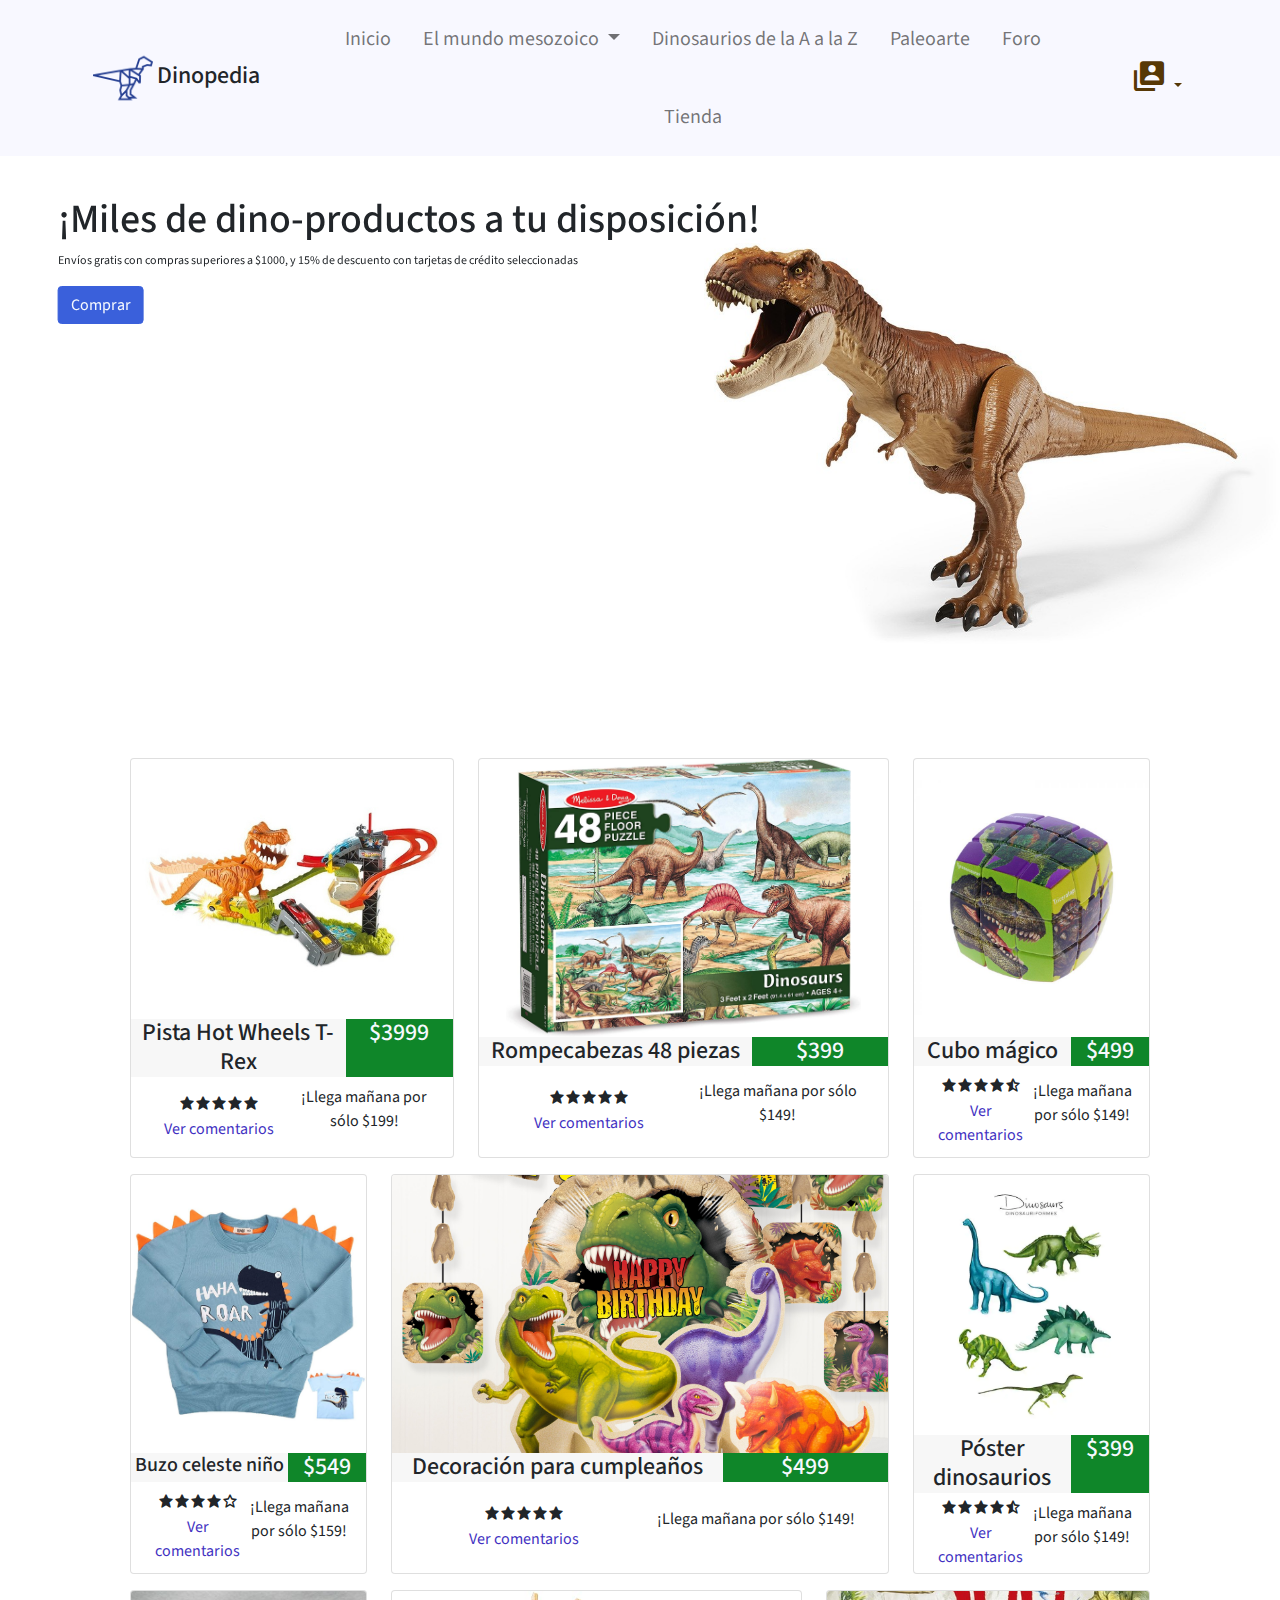
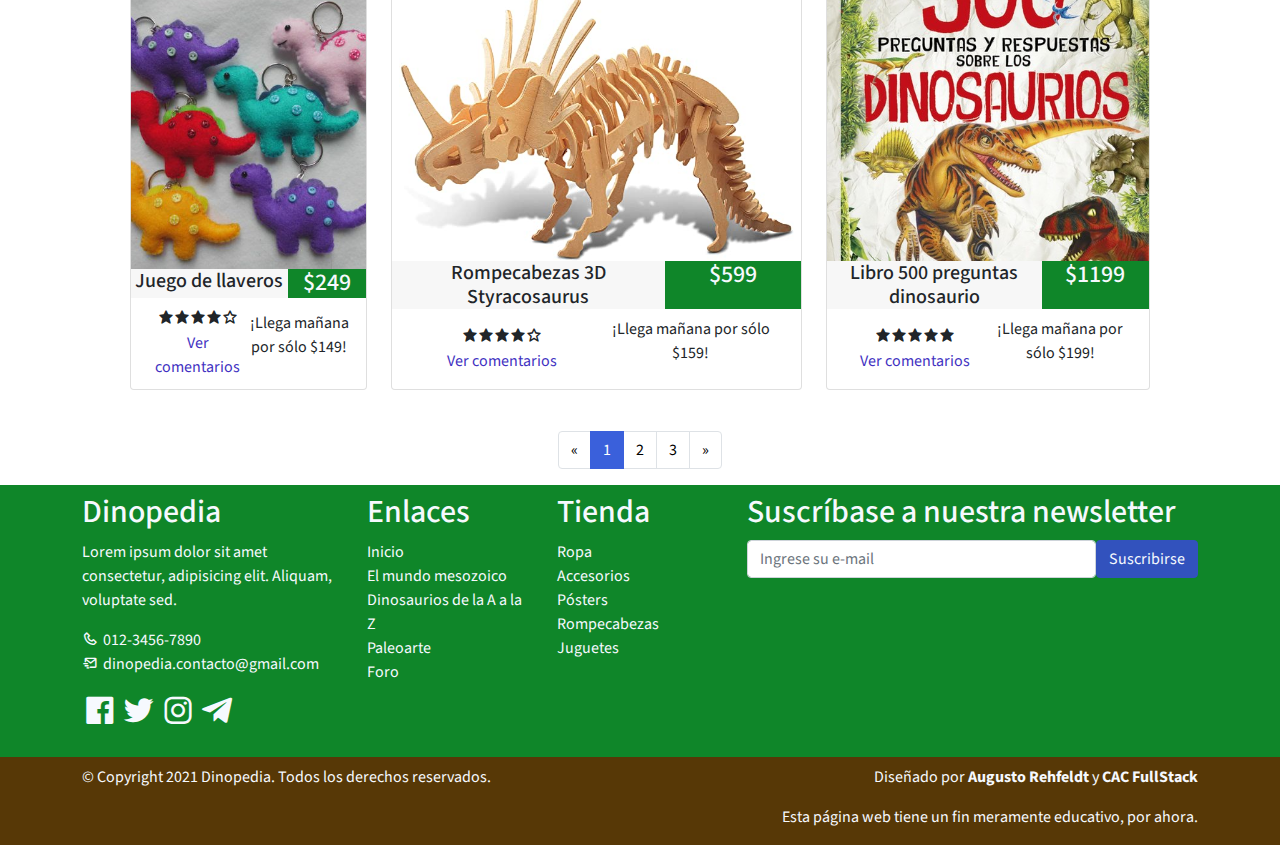
<file: tienda.html>
<!DOCTYPE html>
<!----- definición de html 5 -->
<html lang="es">
<!----- definición del lenguaje -->
<!------Inicio del  HEAD -->

<head>
    <title>Dinopedia</title>
    <meta charset="utf-8">
    <meta name="viewport" content="width=device-width, initial-scale=1">
    <!----- viewport para apple device-width = ancho pantalla initial-scale es que inicia sin ningún zoom -->
    <link rel="apple-touch-icon" href="assets/img/apple-icon.png">
    <!----- icono para apple y safari -->
    <link rel="shortcut icon" type="image/x-icon" href="assets/img/favicon.ico">
    <!-- Load Require CSS -->
    <link href="assets/css/bootstrap.min.css" rel="stylesheet">
    <!-- iconos  -->
    <link href="assets/css/boxicon.min.css" rel="stylesheet">
    <!-- tipo de letra -->
    <link rel="preconnect" href="https://fonts.gstatic.com">
    <link href="https://fonts.googleapis.com/css2?family=Source+Sans+Pro&display=swap" rel="stylesheet">
    <!-- carga CSS -->
    <link rel="stylesheet" href="assets/css/estilos.css">
</head>
<!-----
.text-primary  		azul
.text-secondary		gris
.text-success		verde
.text-danger		rojo
.text-warning		amarillo
.text-info			celeste
.text-light			blanco
.text-dark			negro
.text-muted			gris oscuro
.text-white			gris claro
-->
<!------------------------------------------------------------------ Fin del  HEAD -->

<body>
    <!-- Header 
	nav = cuyo propósito es proporcionar enlaces de navegación, ya sea dentro del documento actual 
	o a otros documentos
	-->

    <nav id="main_nav" class="navbar navbar-expand-lg navbar-light"
        style="position: sticky; padding: 0%; top: 0; width: 100%; z-index: 600; background-color: ghostwhite;">

        <!--navbar-expand-lg = envoltorio para que el navbar se estire en lg
        navbar-light = texto negro de la letra
        bg-white = fondo de color blanco
        -->

        <div class="container d-flex justify-content-between align-items-center">

            <a class="navbar-brand h1" href="index.html"
                style="justify-content: start; margin: 0%; padding-left: 1%; padding-right: 1%;">
                <!--navbar-brand = clase se utiliza para resaltar la marca o logotipo de su página-->
                <img src="assets/img/dinosaur.png" style="width: 3em; margin: auto;">
                <span class="text-dark" style="text-align: center; font-size: 24px;">Dinopedia</span>
            </a>

            <!--	boton de hamburguesa -->
            <button class="navbar-toggler border-0" type="button" data-bs-toggle="collapse"
                data-bs-target="#navbar-toggler-success" aria-controls="navbarSupportedContent" aria-expanded="false"
                aria-label="Toggle navigation">
                <span class="navbar-toggler-icon">
                </span>
            </button>

            <!------------------------------------------- Opciones del Menu		-->
            <div class="align-self-center collapse navbar-collapse flex-fill d-lg-flex justify-content-lg-between"
                id="navbar-toggler-success">

                <!-------collapse navbar-collapse= para agrupar y ocultar el contenido de la barra de navegación 
                por un punto de interrupción principal.
                flex-fill = obliga a que todos los elementos tengan el mismo tamaño de ancho
                d-lg-flex = utilidades para crear un contenedor flexbox y transforme los elementos secundarios 
                directos en elementos flexibles
                -->
                <div class="flex-fill mx-xl-5">
                    <!--	  mx=para clases que establecen tanto *-lefty*-right-->
                    <ul class="nav navbar-nav d-flex justify-content-center text-center text-dark"
                        style="margin: 0%; font-size: 20px;">
                        <!--   .navbar-nav para una navegación ligera y de altura completa 
                    (incluida la compatibilidad con menús desplegables).-->
                        <li class="nav-item active">
                            <a class="nav-link btn-outline-primary px-3 py-4" href="index.html">Inicio</a>
                            <!-- px = padding y mx es el margin 
                        rounded-pill =genera ese boton con bordes redondeados rounded-circle-->
                        </li>
                        <li class="nav-item dropdown">
                            <a class="nav-link btn-outline-primary px-3 py-4 dropdown-toggle" type="button"
                                id="dropdownMenuButton1" style="width: 100%;" data-bs-toggle="dropdown"
                                aria-expanded="false">
                                El mundo mesozoico
                            </a>
                            <ul class="dropdown-menu dropdown-menu dropdown-menu" aria-labelledby="dropdownMenuButton1">
                                <li><a class="dropdown-item" href="triasico.html">Triásico</a></li>
                                <li><a class="dropdown-item" href="jurasico.html">Jurásico</a></li>
                                <li><a class="dropdown-item" href="cretacico.html">Cretácico</a></li>
                            </ul>
                        </li>
                        <li class="nav-item">
                            <a class="nav-link btn-outline-primary py-4 px-3" href="enciclopedia.html">Dinosaurios de la
                                A a la Z</a>
                        </li>
                        <li class="nav-item">
                            <a class="nav-link btn-outline-primary py-4 px-3" href="paleoarte.html">Paleoarte</a>
                        </li>
                        <li class="nav-item">
                            <a class="nav-link btn-outline-primary py-4 px-3" href="foro.html">Foro</a>
                        </li>
                        <li class="nav-item">
                            <a class="nav-link btn-outline-primary py-4 px-3" href="tienda.html">Tienda</a>
                        </li>
                    </ul>
                </div>
                <div class="navbar nav-fill align-self-center d-flex text-dark">
                    <a class="nav-link btn-outline-primary px-3 dropdown-toggle" type="button" id="dropdownMenuButton3"
                        data-bs-toggle="dropdown" aria-expanded="false">
                        <i class='bx bxs-user-account bx-md'></i>
                    </a>
                    <ul class="dropdown-menu dropdown-menu-dark dropdown-menu-end"
                        aria-labelledby="dropdownMenuButton3">
                        <li><a class="dropdown-item" href="#">Ingresar</a></li>
                        <li><a class="dropdown-item" href="#">Registrarse</a></li>
                    </ul>
                </div>
            </div>
        </div>
    </nav>
    <!----------------------------------------------------------- Fin de los iconos del menu-->
    <!-- close Header -->

    <!-- start Banner Here -->

    <div id="carousel-tienda" class="carousel slide" data-bs-ride="carousel" style="max-height: 605px; overflow: hidden;">
        <div class="carousel-inner">
            <div class="carousel-item active">
                <img src="assets/img/11924201898014.jpg" class="d-block" alt="..." style="width: 45%; overflow: hidden; float: right;">
                <div class="carousel-caption" style="text-align: start;">
                    <h1 class="text-dark">¡Miles de dino-productos a tu disposición!</h1>
                    <p class="text-dark">Envíos gratis con compras superiores a $1000, y 15% de descuento con tarjetas de crédito seleccionadas</p>
                    <a href="#tienda_articulos" class="btn btn-secondary text-light" style="position: relative; z-index: 500;">
                        Comprar
                    </a>
                </div>
            </div>
        </div>
    </div>

    <!-- End Banner Here -->

    <!-- start articulos -->

    <section style="margin: 2%;" id="tienda_articulos">

        <div class="row justify-content-center">
            <div class="col-1"></div>
            <div class="col-10 d-flex justify-content-center">
                <div class="row">
                    <div class="col-12 col-md-6 col-xl-4 mb-3">
                        <div class="card" style="height: 25em;">
                            <a class="stretched-link" href="#"></a>
                            <img class="card-img-top" src="assets/img/D_NQ_NP_832229-MLA31659908169_082019-O.jpg" alt="imagen" 
                                style="object-fit: contain; overflow: hidden; height: 70%;">
                            <div class="card-header d-flex p-0" style="border: none;">
                                <div class="col-8 text-center align-items-center">
                                    <h4 class="mb-0">Pista Hot Wheels T-Rex</h4>
                                </div>
                                <div class="col-4 text-center bg-secondary text-light align-items-center">
                                    <h4 class="mb-0">$3999</h4>
                                </div>
                            </div>
                            <div class="card-body d-flex align-items-center" style="height: 20%;">
                                <div class="col-6 text-center" style="position: relative; z-index: 500;" id="articulo_tienda">
                                    <i class='bx bxs-star'></i><i class='bx bxs-star'></i><i class='bx bxs-star'></i><i class='bx bxs-star'></i><i class='bx bxs-star'></i>
                                    <br>
                                    <a href="#" class="text-decoration-none">Ver comentarios</a>
                                </div>
                                <div class="col-6 text-center">
                                    <p class="text-bold">¡Llega mañana por sólo $199!</p>
                                </div>
                            </div>
                        </div>
                    </div>
                    <div class="col-12 col-md-6 col-xl-5 mb-3">
                        <div class="card" style="height: 25em;">
                            <a class="stretched-link" href="#"></a>
                            <img class="card-img-top" src="assets/img/91xaBBJoQKL._AC_SL1500_.jpg" alt="imagen" 
                                style="object-fit: contain; overflow: hidden; height: 70%;">
                            <div class="card-header d-flex p-0" style="border: none;">
                                <div class="col-8 text-center align-items-center">
                                    <h4 class="mb-0">Rompecabezas 48 piezas</h4>
                                </div>
                                <div class="col-4 text-center bg-secondary text-light align-items-center">
                                    <h4 class="mb-0">$399</h4>
                                </div>
                            </div>
                            <div class="card-body d-flex align-items-center" style="height: 20%;">
                                <div class="col-6 text-center" style="position: relative; z-index: 500;" id="articulo_tienda">
                                    <i class='bx bxs-star'></i><i class='bx bxs-star'></i><i class='bx bxs-star'></i><i class='bx bxs-star'></i><i class='bx bxs-star'></i>
                                    <br>
                                    <a href="#" class="text-decoration-none">Ver comentarios</a>
                                </div>
                                <div class="col-6 text-center">
                                    <p class="text-bold">¡Llega mañana por sólo $149!</p>
                                </div>
                            </div>
                        </div>
                    </div>
                    <div class="col-12 col-md-6 col-xl-3 mb-3">
                        <div class="card" style="height: 25em;">
                            <a class="stretched-link" href="#"></a>
                            <img class="card-img-top" src="assets/img/000-dinosaur-cube-1.jpg" alt="imagen" 
                                style="object-fit: contain; overflow: hidden; height: 70%;">
                            <div class="card-header d-flex p-0" style="border: none;">
                                <div class="col-8 text-center align-items-center">
                                    <h4 class="mb-0">Cubo mágico</h4>
                                </div>
                                <div class="col-4 text-center bg-secondary text-light align-items-center">
                                    <h4 class="mb-0">$499</h4>
                                </div>
                            </div>
                            <div class="card-body d-flex align-items-center" style="height: 20%;">
                                <div class="col-6 text-center" style="position: relative; z-index: 500;" id="articulo_tienda">
                                    <i class='bx bxs-star'></i><i class='bx bxs-star'></i><i class='bx bxs-star'></i><i class='bx bxs-star'></i><i class='bx bxs-star-half'></i>
                                    <br>
                                    <a href="#" class="text-decoration-none">Ver comentarios</a>
                                </div>
                                <div class="col-6 text-center">
                                    <p class="text-bold">¡Llega mañana por sólo $149!</p>
                                </div>
                            </div>
                        </div>
                    </div>
                </div>
            </div>
            <div class="col-1"></div>
        </div>

        <div class="row justify-content-center">
            <div class="col-1"></div>
            <div class="col-10 d-flex justify-content-center">
                <div class="row">
                    <div class="col-12 col-md-6 col-xl-3 mb-3">
                        <div class="card" style="height: 25em;">
                            <a class="stretched-link" href="#"></a>
                            <img class="card-img-top" src="assets/img/71hn0RAI7OL._AC_UL1050_.jpg" alt="imagen" 
                                style="object-fit: contain; overflow: hidden; height: 70%;">
                            <div class="card-header d-flex p-0" style="border: none;">
                                <div class="col-8 text-center align-items-center">
                                    <h5 class="mb-0">Buzo celeste niño</h5>
                                </div>
                                <div class="col-4 text-center bg-secondary text-light align-items-center">
                                    <h4 class="mb-0">$549</h4>
                                </div>
                            </div>
                            <div class="card-body d-flex align-items-center" style="height: 20%;">
                                <div class="col-6 text-center" style="position: relative; z-index: 500;" id="articulo_tienda">
                                    <i class='bx bxs-star'></i><i class='bx bxs-star'></i><i class='bx bxs-star'></i><i class='bx bxs-star'></i><i class='bx bx-star'></i>
                                    <br>
                                    <a href="#" class="text-decoration-none">Ver comentarios</a>
                                </div>
                                <div class="col-6 text-center">
                                    <p class="text-bold">¡Llega mañana por sólo $159!</p>
                                </div>
                            </div>
                        </div>
                    </div>
                    <div class="col-12 col-md-6 col-xl-6 mb-3">
                        <div class="card" style="height: 25em;">
                            <a class="stretched-link" href="#"></a>
                            <img class="card-img-top" src="assets/img/972fbd98-c540-42fc-b16b-5409470fdad3_4.f87dc51253f54d0fa92a4e04b17f89f4.jpeg" alt="imagen" 
                                style="object-fit: cover; overflow: hidden; height: 70%;">
                            <div class="card-header d-flex p-0" style="border: none;">
                                <div class="col-8 text-center align-items-center">
                                    <h4 class="mb-0">Decoración para cumpleaños</h4>
                                </div>
                                <div class="col-4 text-center bg-secondary text-light align-items-center">
                                    <h4 class="mb-0">$499</h4>
                                </div>
                            </div>
                            <div class="card-body d-flex align-items-center" style="height: 20%;">
                                <div class="col-6 text-center" style="position: relative; z-index: 500;" id="articulo_tienda">
                                    <i class='bx bxs-star'></i><i class='bx bxs-star'></i><i class='bx bxs-star'></i><i class='bx bxs-star'></i><i class='bx bxs-star'></i>
                                    <br>
                                    <a href="#" class="text-decoration-none">Ver comentarios</a>
                                </div>
                                <div class="col-6 text-center">
                                    <p class="text-bold">¡Llega mañana por sólo $149!</p>
                                </div>
                            </div>
                        </div>
                    </div>
                    <div class="col-12 col-md-6 col-xl-3 mb-3">
                        <div class="card" style="height: 25em;">
                            <a class="stretched-link" href="#"></a>
                            <img class="card-img-top" src="assets/img/8990_2.jpg" alt="imagen" 
                                style="object-fit: contain; overflow: hidden; height: 70%;">
                            <div class="card-header d-flex p-0" style="border: none;">
                                <div class="col-8 text-center align-items-center">
                                    <h4 class="mb-0">Póster dinosaurios</h4>
                                </div>
                                <div class="col-4 text-center bg-secondary text-light align-items-center">
                                    <h4 class="mb-0">$399</h4>
                                </div>
                            </div>
                            <div class="card-body d-flex align-items-center" style="height: 20%;">
                                <div class="col-6 text-center" style="position: relative; z-index: 500;" id="articulo_tienda">
                                    <i class='bx bxs-star'></i><i class='bx bxs-star'></i><i class='bx bxs-star'></i><i class='bx bxs-star'></i><i class='bx bxs-star-half'></i>
                                    <br>
                                    <a href="#" class="text-decoration-none">Ver comentarios</a>
                                </div>
                                <div class="col-6 text-center">
                                    <p class="text-bold">¡Llega mañana por sólo $149!</p>
                                </div>
                            </div>
                        </div>
                    </div>
                </div>
            </div>
            <div class="col-1"></div>
        </div>

        <div class="row justify-content-center">
            <div class="col-1"></div>
            <div class="col-10 d-flex justify-content-center">
                <div class="row">
                    <div class="col-12 col-md-6 col-xl-3 mb-3">
                        <div class="card" style="height: 25em;">
                            <a class="stretched-link" href="#"></a>
                            <img class="card-img-top" src="assets/img/068f64cc250c085325381b0124eda81d.jpg" alt="imagen" 
                                style="object-fit: cover; overflow: hidden; height: 70%;">
                            <div class="card-header d-flex p-0" style="border: none;">
                                <div class="col-8 text-center align-items-center">
                                    <h5 class="mb-0">Juego de llaveros</h5>
                                </div>
                                <div class="col-4 text-center bg-secondary text-light align-items-center">
                                    <h4 class="mb-0">$249</h4>
                                </div>
                            </div>
                            <div class="card-body d-flex align-items-center" style="height: 20%;">
                                <div class="col-6 text-center" style="position: relative; z-index: 500;" id="articulo_tienda">
                                    <i class='bx bxs-star'></i><i class='bx bxs-star'></i><i class='bx bxs-star'></i><i class='bx bxs-star'></i><i class='bx bx-star'></i>
                                    <br>
                                    <a href="#" class="text-decoration-none">Ver comentarios</a>
                                </div>
                                <div class="col-6 text-center">
                                    <p class="text-bold">¡Llega mañana por sólo $149!</p>
                                </div>
                            </div>
                        </div>
                    </div>
                    <div class="col-12 col-md-6 col-xl-5 mb-3">
                        <div class="card" style="height: 25em;">
                            <a class="stretched-link" href="#"></a>
                            <img class="card-img-top" src="assets/img/81wHOrD8QqL._AC_SY450_.jpg" alt="imagen" 
                                style="object-fit: contain; overflow: hidden; height: 70%;">
                            <div class="card-header d-flex p-0" style="border: none;">
                                <div class="col-8 text-center align-items-center">
                                    <h5 class="mb-0">Rompecabezas 3D Styracosaurus</h5>
                                </div>
                                <div class="col-4 text-center bg-secondary text-light align-items-center">
                                    <h4 class="mb-0">$599</h4>
                                </div>
                            </div>
                            <div class="card-body d-flex align-items-center" style="height: 20%;">
                                <div class="col-6 text-center" style="position: relative; z-index: 500;" id="articulo_tienda">
                                    <i class='bx bxs-star'></i><i class='bx bxs-star'></i><i class='bx bxs-star'></i><i class='bx bxs-star'></i><i class='bx bx-star'></i>
                                    <br>
                                    <a href="#" class="text-decoration-none">Ver comentarios</a>
                                </div>
                                <div class="col-6 text-center">
                                    <p class="text-bold">¡Llega mañana por sólo $159!</p>
                                </div>
                            </div>
                        </div>
                    </div>
                    <div class="col-12 col-md-6 col-xl-4 mb-3">
                        <div class="card" style="height: 25em;">
                            <a class="stretched-link" href="#"></a>
                            <img class="card-img-top" src="assets/img/450_1000.jpg" alt="imagen" 
                                style="object-fit: cover; overflow: hidden; height: 70%;">
                            <div class="card-header d-flex p-0" style="border: none;">
                                <div class="col-8 text-center align-items-center">
                                    <h5 class="mb-0">Libro 500 preguntas dinosaurio</h5>
                                </div>
                                <div class="col-4 text-center bg-secondary text-light align-items-center">
                                    <h4 class="mb-0">$1199</h4>
                                </div>
                            </div>
                            <div class="card-body d-flex align-items-center" style="height: 20%;">
                                <div class="col-6 text-center" style="position: relative; z-index: 500;" id="articulo_tienda">
                                    <i class='bx bxs-star'></i><i class='bx bxs-star'></i><i class='bx bxs-star'></i><i class='bx bxs-star'></i><i class='bx bxs-star'></i>
                                    <br>
                                    <a href="#" class="text-decoration-none">Ver comentarios</a>
                                </div>
                                <div class="col-6 text-center">
                                    <p class="text-bold">¡Llega mañana por sólo $199!</p>
                                </div>
                            </div>
                        </div>
                    </div>
                </div>
            </div>
            <div class="col-1"></div>
        </div>

    </section>

    <!-- end articulos -->

    <!-- start page index -->

    <nav aria-label="Page navigation example" style="display: flex; justify-content: center;">
        <ul class="pagination">
          <li class="page-item">
            <a class="page-link" href="#" aria-label="Previous">
              <span aria-hidden="true">&laquo;</span>
              <span class="sr-only"></span>
            </a>
          </li>
          <li class="page-item active"><a class="page-link" href="#">1</a></li>
          <li class="page-item"><a class="page-link" href="#">2</a></li>
          <li class="page-item"><a class="page-link" href="#">3</a></li>
          <li class="page-item">
            <a class="page-link" href="#" aria-label="Next">
              <span aria-hidden="true">&raquo;</span>
              <span class="sr-only"></span>
            </a>
          </li>
        </ul>
      </nav>

    <!-- end page index -->

    <!-- Start Footer -->
    <footer class="bg-secondary">

        <div class="container">
            <div class="row bg-secondary justify-content-center py-2">
                <div class="col-12 col-sm-6 col-md-3 text-start">
                    <a class="text-decoration-none" href="index.html">
                        <h2 class="text-light">Dinopedia</h2>
                    </a>
                    <p class="text-light">Lorem ipsum dolor sit amet consectetur, adipisicing elit. Aliquam, voluptate sed.</p>
                    <ul class="list-unstyled text-light">
                        <li>
                            <i class='bx-fw bx bx-phone bx-xs'></i><a class="text-decoration-none text-light py-1" 
                            href="tel:012-3456-7890">012-3456-7890</a>
                        </li>
                        <li>
                            <i class='bx-fw bx bx-mail-send bx-xs'></i><a class="text-decoration-none text-light py-1"
                            href="mailto:dinopedia.contacto@gmail.com">dinopedia.contacto@gmail.com</a>
                        </li>
                    </ul>
                    <ul class="list-inline footer-icons light-300">
                        <li class="list-inline-item m-0">
                            <a class="text-light" target="_blank" href="http://facebook.com">
                                <i class='bx bxl-facebook-square bx-md'></i>
                            </a>
                        </li>
                        <li class="list-inline-item m-0">
                            <a class="text-light" target="_blank" href="http://twitter.com">
                                <i class='bx bxl-twitter bx-md'></i>
                            </a>
                        </li>
                        <li class="list-inline-item m-0">
                            <a class="text-light" target="_blank" href="http://instagram.com">
                                <i class='bx bxl-instagram bx-md'></i>
                            </a>
                        </li>
                        <li class="list-inline-item m-0">
                            <a class="text-light" target="_blank" href="https://web.telegram.org/#/login">
                                <i class='bx bxl-telegram bx-md'></i>
                            </a>
                        </li>
                    </ul>
                </div>
                <div class="col-12 col-sm-6 col-md-2 text-start">
                    <h2 class="text-light">Enlaces</h2>
                    <ul class="list-unstyled text-light">
                        <li>
                            <a class="text-decoration-none text-light" href="index.html">
                                Inicio
                            </a>
                        </li>
                        <li>
                            <a class="text-decoration-none text-light" href="triasico.html">
                                El mundo mesozoico
                            </a>
                        </li>
                        <li>
                            <a class="text-decoration-none text-light" href="enciclopedia.html">
                                Dinosaurios de la A a la Z
                            </a>
                        </li>
                        <li>
                            <a class="text-decoration-none text-light" href="paleoarte.html">
                                Paleoarte
                            </a>
                        </li>
                        <li>
                            <a class="text-decoration-none text-light" href="foro.html">
                                Foro
                            </a>
                        </li>
                    </ul>
                </div>
                <div class="col-12 col-sm-6 col-md-2 text-start">
                    <h2 class="text-light">Tienda</h2>
                    <ul class="list-unstyled text-light">
                        <li>
                            <a class="text-decoration-none text-light" href="#">
                                Ropa
                            </a>
                        </li>
                        <li>
                            <a class="text-decoration-none text-light" href="#">
                                Accesorios
                            </a>
                        </li>
                        <li>
                            <a class="text-decoration-none text-light" href="#">
                                Pósters
                            </a>
                        </li>
                        <li>
                            <a class="text-decoration-none text-light" href="#">
                                Rompecabezas
                            </a>
                        </li>
                        <li>
                            <a class="text-decoration-none text-light" href="#">
                                Juguetes
                            </a>
                        </li>
                    </ul>
                </div>
                <div class="col-12 col-sm-6 col-md-5 text-light text-start">
                    <h2 class="text-light">Suscríbase a nuestra newsletter</h2>
                    <form action="#" method="POST">
                        <div class="form-row d-flex flex-fill">
                            <input class="form-control" type="email" placeholder="Ingrese su e-mail" required>
                            <input class="btn btn-primary" type="submit" value="Suscribirse">
                        </div>

                    </form>
                </div>
            </div>
        </div>

        <div class="w-100 bg-primary">
            <div class="container">
                <div class="row pt-2">
                    <div class="col-12 col-sm-6">
                        <p class="text-lg-start text-center text-light light-300">
                            © Copyright 2021 Dinopedia. Todos los derechos reservados.
                        </p>
                    </div>
                    <div class="col-12 col-sm-6">
                        <p class="text-lg-end text-center text-light light-300">
                            Diseñado por <a rel="sponsored" class="text-decoration-none text-light" 
                            href="https://www.linkedin.com/in/augusto-rehfeldt-9aa01320a/" target="_blank"><strong>Augusto Rehfeldt</strong></a> y <a rel="sponsored" class="text-decoration-none text-light" 
                            href="https://cursophp.com.ar/" target="_blank"><strong>CAC FullStack</strong></a>
                        </p>
                        <p class="text-light text-end">
                            Esta página web tiene un fin meramente educativo, por ahora.
                        </p>
                    </div>
                </div>

            </div>

        </div>
        
    </footer>
    <!-- End Footer -->


    <!-- Bootstrap -->
    <script src="assets/js/bootstrap.bundle.min.js"></script>
    <!-- Load jQuery require for isotope -->
    <script src="assets/js/jquery.min.js"></script>
    <!-- Isotope -->
    <script src="assets/js/isotope.pkgd.js"></script>
    <!-- Page Script -->
    <script>
        $(window).load(function () {
            // init Isotope
            var $projects = $('.projects').isotope({
                itemSelector: '.project',
                layoutMode: 'fitRows'
            });
            $(".filter-btn").click(function () {
                var data_filter = $(this).attr("data-filter");
                $projects.isotope({
                    filter: data_filter
                });
                $(".filter-btn").removeClass("active");
                $(".filter-btn").removeClass("shadow");
                $(this).addClass("active");
                $(this).addClass("shadow");
                return false;
            });
        });
    </script>



</body>

</html>
</file>
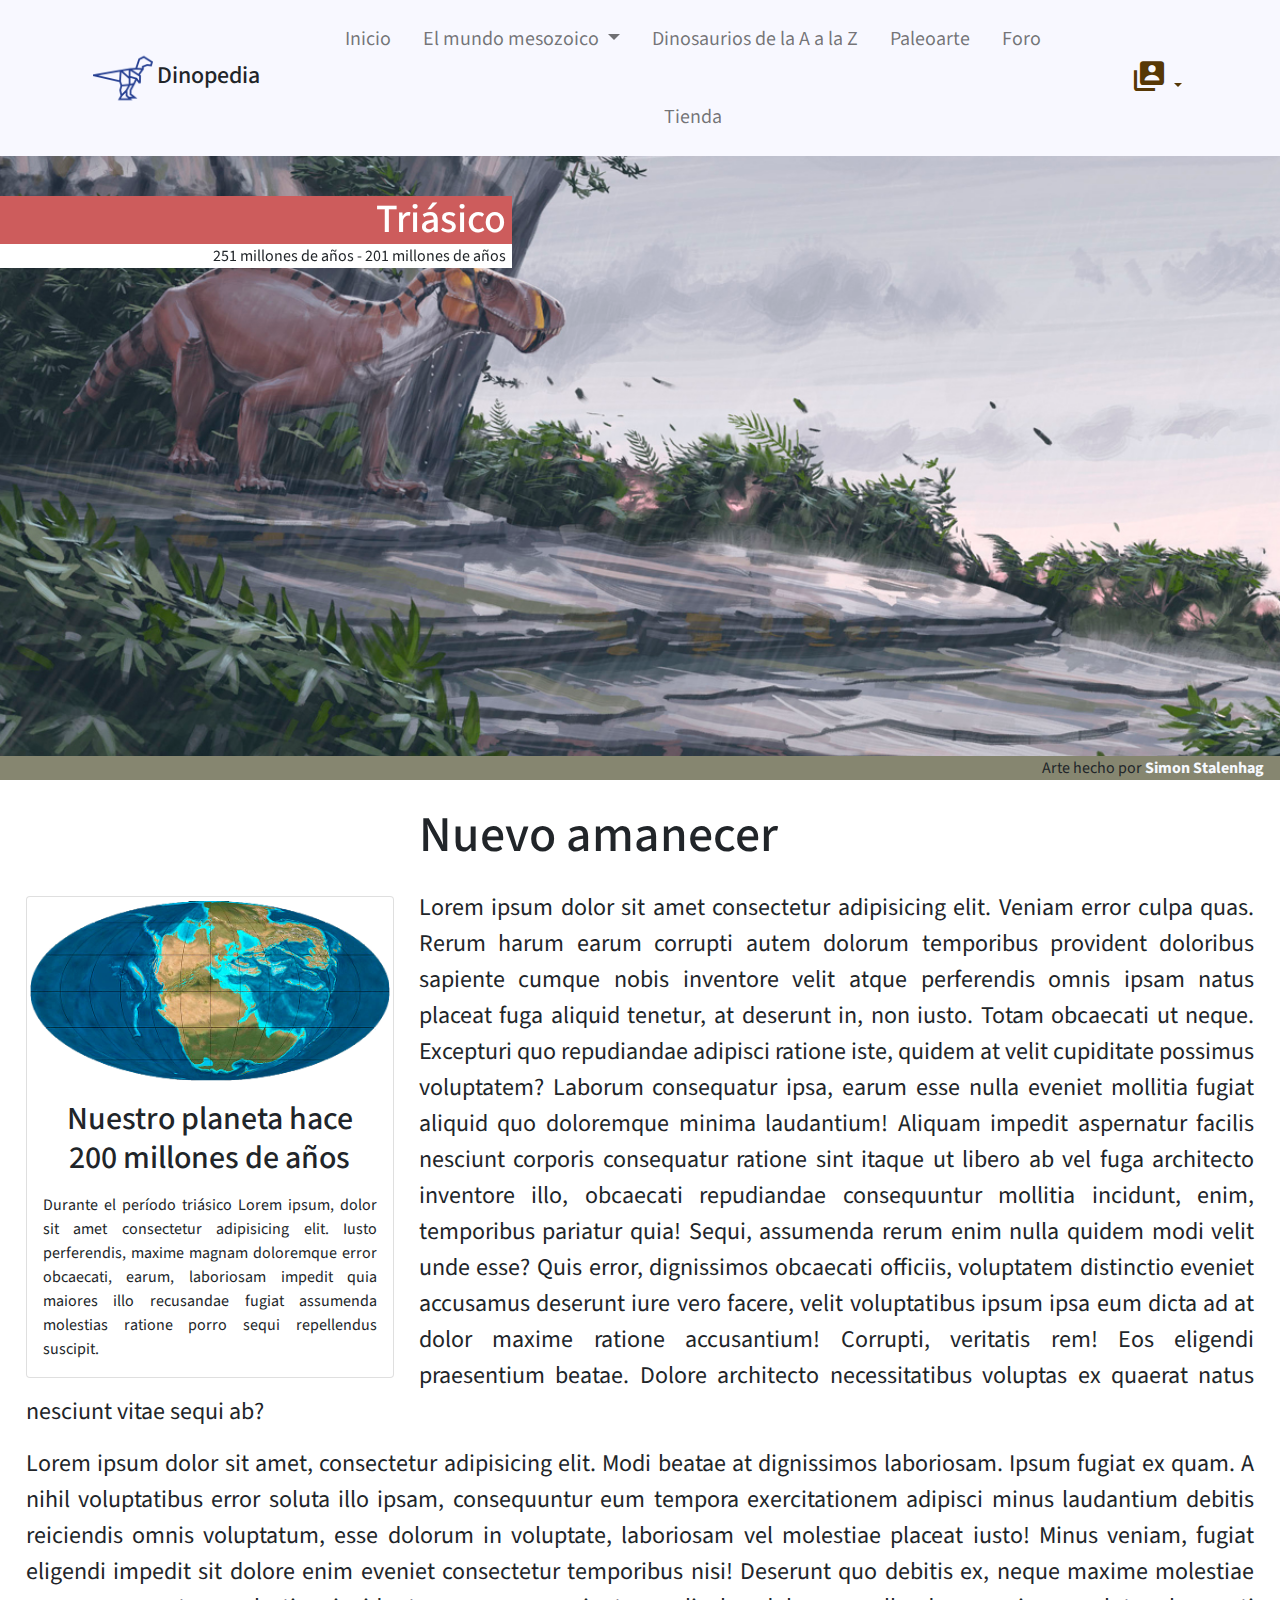
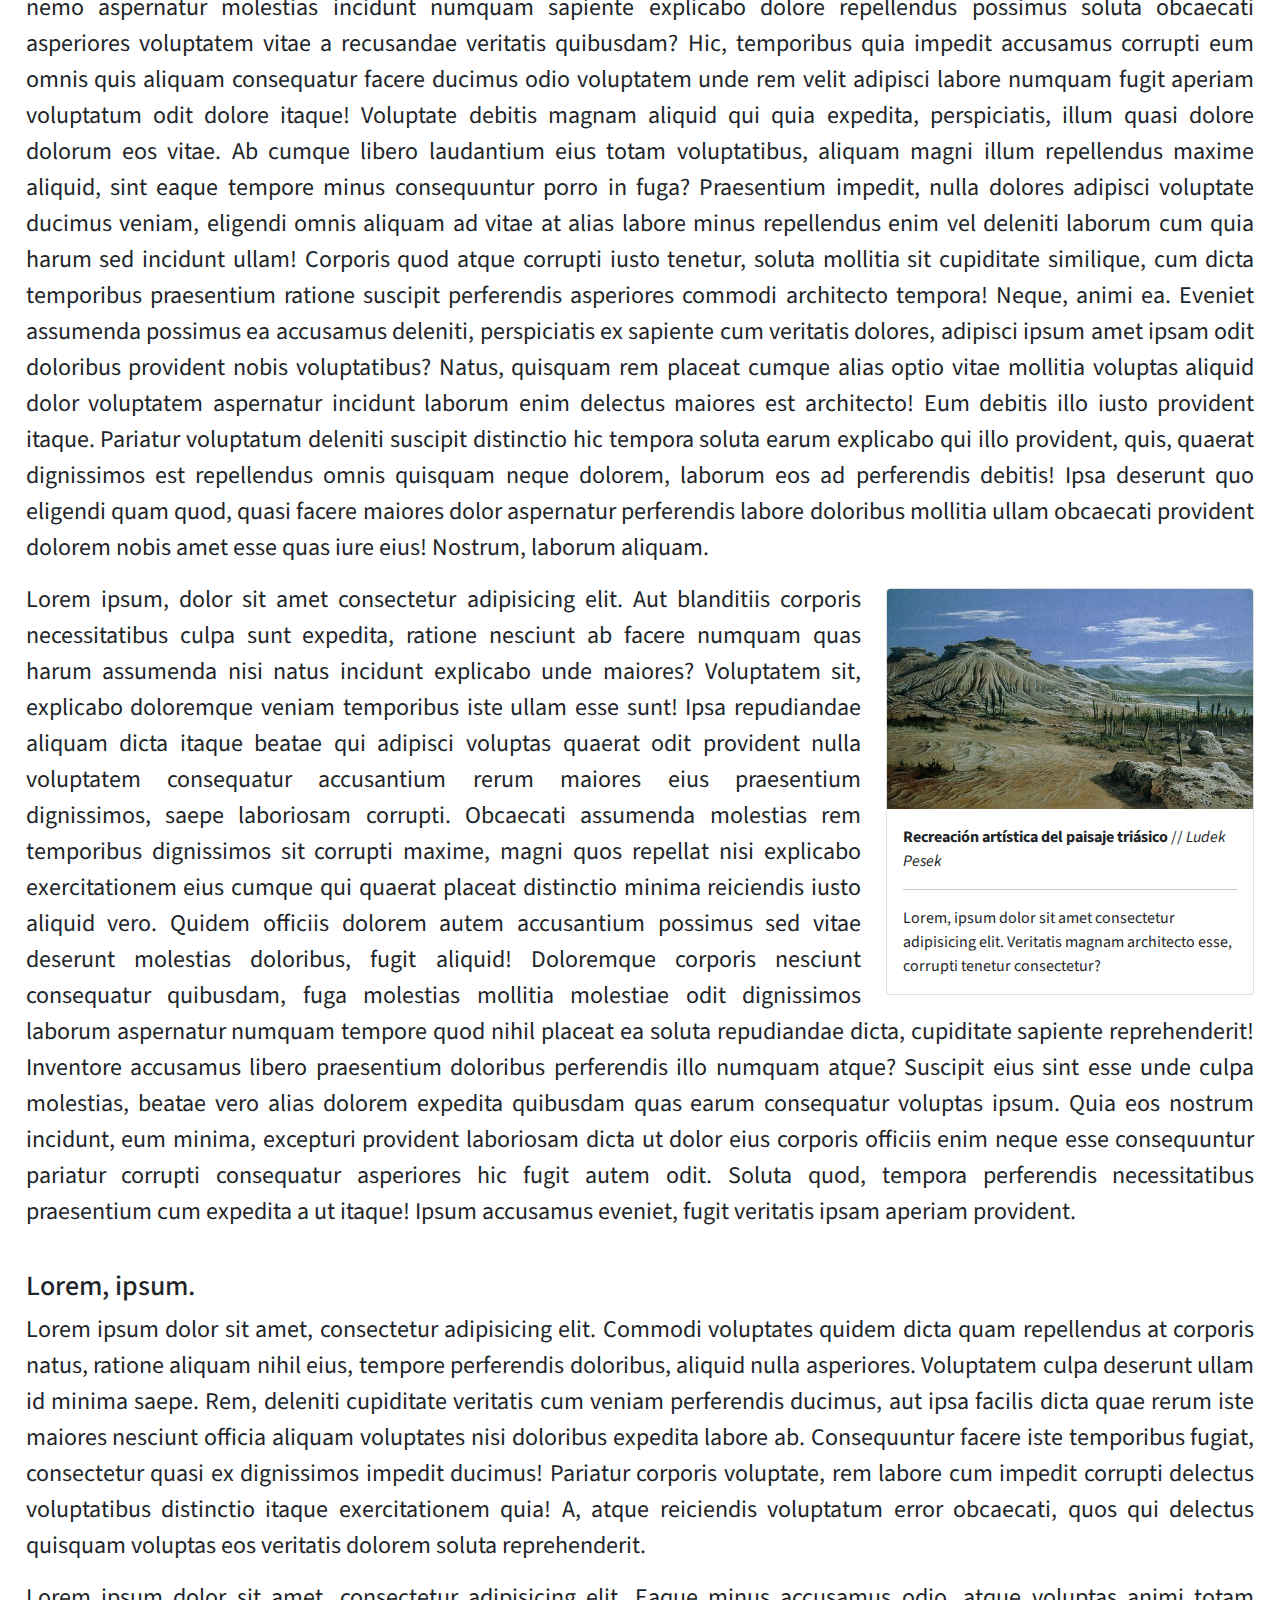
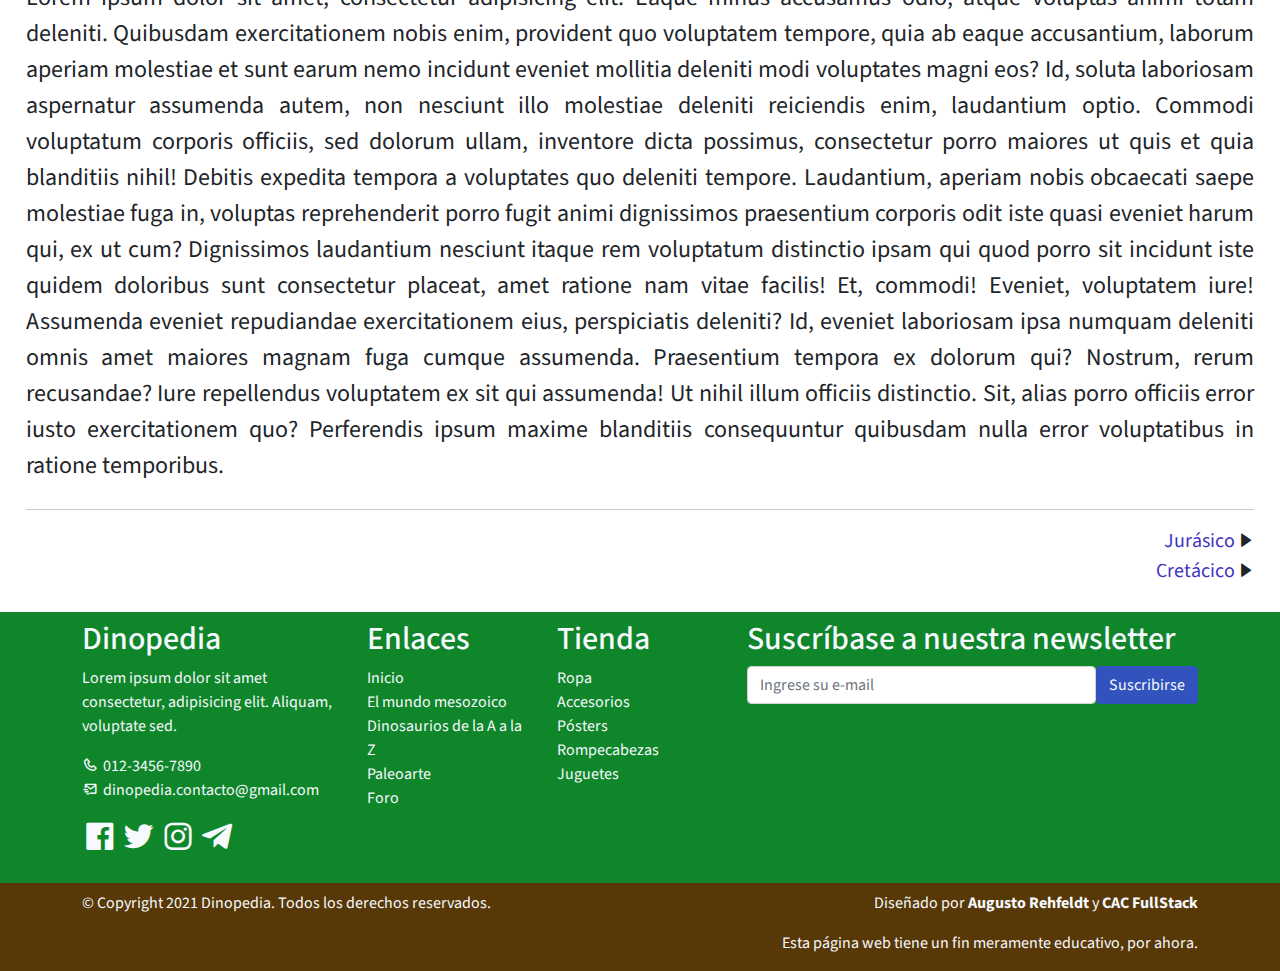
<file: triasico.html>
<!DOCTYPE html>
<html lang="en">

<head>
    <title>Dinopedia</title>
    <meta charset="utf-8">
    <meta name="viewport" content="width=device-width, initial-scale=1">
    <!----- viewport para apple device-width = ancho pantalla initial-scale es que inicia sin ningún zoom -->
    <link rel="apple-touch-icon" href="assets/img/apple-icon.png">
    <!----- icono para apple y safari -->
    <link rel="shortcut icon" type="image/x-icon" href="assets/img/favicon.ico">
    <!-- Load Require CSS -->
    <link href="assets/css/bootstrap.min.css" rel="stylesheet">
    <!-- iconos  -->
    <link href="assets/css/boxicon.min.css" rel="stylesheet">
    <!-- tipo de letra -->
    <link rel="preconnect" href="https://fonts.gstatic.com">
    <link href="https://fonts.googleapis.com/css2?family=Source+Sans+Pro&display=swap" rel="stylesheet">
    <!-- carga CSS -->
    <link rel="stylesheet" href="assets/css/estilos.css">
</head>

<body>

<!-- Header -->
    <nav id="main_nav" class="navbar navbar-expand-lg navbar-light" 
        style="position: sticky; padding: 0%; top: 0; width: 100%; z-index: 500; background-color: ghostwhite;">

        <!--navbar-expand-lg = envoltorio para que el navbar se estire en lg
        navbar-light = texto negro de la letra
        bg-white = fondo de color blanco
        -->
    
        <div class="container d-flex justify-content-between align-items-center">
            
            <a class="navbar-brand h1" href="index.html" style="justify-content: start; margin: 0%; padding-left: 1%; padding-right: 1%;">
            <!--navbar-brand = clase se utiliza para resaltar la marca o logotipo de su página-->	
                <img src="assets/img/dinosaur.png" style="width: 3em; margin: auto;">
                <span class="text-dark" style="text-align: center; font-size: 24px;">Dinopedia</span>
            </a>
                
            <!--	boton de hamburguesa --> 
            <button class="navbar-toggler border-0" 
                type="button" data-bs-toggle="collapse" 
                data-bs-target="#navbar-toggler-success" 
                aria-controls="navbarSupportedContent" 
                aria-expanded="false" 
                aria-label="Toggle navigation">
                <span class="navbar-toggler-icon">
                </span>
            </button>
        
            <!------------------------------------------- Opciones del Menu		-->
            <div class="align-self-center collapse navbar-collapse flex-fill  d-lg-flex justify-content-lg-between" 
		        id="navbar-toggler-success">
            
                <!-------collapse navbar-collapse= para agrupar y ocultar el contenido de la barra de navegación 
                por un punto de interrupción principal.
                flex-fill = obliga a que todos los elementos tengan el mismo tamaño de ancho
                d-lg-flex = utilidades para crear un contenedor flexbox y transforme los elementos secundarios 
                directos en elementos flexibles
                -->
                <div class="flex-fill mx-xl-5">
            <!--	  mx=para clases que establecen tanto *-lefty*-right-->
                    <ul class="nav navbar-nav d-flex justify-content-center text-center text-dark" style="margin: 0%; font-size: 20px;">
                <!--   .navbar-nav para una navegación ligera y de altura completa 
                    (incluida la compatibilidad con menús desplegables).-->
                        <li class="nav-item active">
                            <a class="nav-link btn-outline-primary px-3 py-4" href="index.html">Inicio</a>
                        <!-- px = padding y mx es el margin 
                        rounded-pill =genera ese boton con bordes redondeados rounded-circle-->	
                        </li>
                        <li class="nav-item dropdown">
                            <a class="nav-link btn-outline-primary px-3 py-4 dropdown-toggle" type="button" id="dropdownMenuButton1" 
                                style="width: 100%;" data-bs-toggle="dropdown" aria-expanded="false">
                                El mundo mesozoico
                            </a>
                            <ul class="dropdown-menu dropdown-menu dropdown-menu" aria-labelledby="dropdownMenuButton1">
                                <li><a class="dropdown-item" href="triasico.html">Triásico</a></li>
                                <li><a class="dropdown-item" href="jurasico.html">Jurásico</a></li>
                                <li><a class="dropdown-item" href="cretacico.html">Cretácico</a></li>
                            </ul>
                        </li>
                        <li class="nav-item">
                            <a class="nav-link btn-outline-primary py-4 px-3" href="enciclopedia.html">Dinosaurios de la A a la Z</a>
                        </li>
                        <li class="nav-item">
                            <a class="nav-link btn-outline-primary py-4 px-3" href="paleoarte.html">Paleoarte</a>
                        </li>
                        <li class="nav-item">
                            <a class="nav-link btn-outline-primary py-4 px-3" href="foro.html">Foro</a>
                        </li>
                        <li class="nav-item">
                            <a class="nav-link btn-outline-primary py-4 px-3" href="tienda.html">Tienda</a>
                        </li>
                    </ul>
                </div>
                <div class="navbar nav-fill align-self-center d-flex text-dark">
                    <a class="nav-link btn-outline-primary px-3 dropdown-toggle" type="button" id="dropdownMenuButton3" 
                        data-bs-toggle="dropdown" aria-expanded="false">
                        <i class='bx bxs-user-account bx-md'></i>
                    </a>
                    <ul class="dropdown-menu dropdown-menu-dark dropdown-menu-end" aria-labelledby="dropdownMenuButton3">
                        <li><a class="dropdown-item" href="#">Ingresar</a></li>
                        <li><a class="dropdown-item" href="#">Registrarse</a></li>
                    </ul>
                </div>
            </div>
        </div>
    </nav>


    <section>
        <div class="carrousel" style="max-height: 600px; overflow: hidden;" id="carrousel-mesozoico">
            <div class="carousel-inner">
                <div class="carousel-item active">
                    <img src="assets/img/18bis.jpg" class="d-block w-100" alt=""
                        style="object-fit: cover; overflow: hidden;">
                    <div class="carousel-caption">
                        <h1 class="text-end" style="background-color: indianred; margin: 0%; padding-right: 1%;">Triásico</h1>
                        <p class="text-dark text-end" style="background-color: rgb(255, 255, 255); padding-right: 1%;">251 millones de años - 201 millones de años</p>
                    </div>
                </div>
            </div>
        </div>
        <div id="credito_artista" class="d-block w-100" style="text-align: end; padding-right: 1em;">
            <span>Arte hecho por&nbsp;</span><a class="text-decoration-none text-light" style="font-weight: bold;"
                href="https://www.simonstalenhag.se/paleo.html">Simon Stalenhag</a>
        </div>
    </section>

    <!-- start articulo -->

    <section style="margin: 2%;" id="articulo_completo">



        <h1>
            Nuevo amanecer
        </h1>

        <div class="card" style="overflow: hidden;">
            <img src="assets/img/triasico.png" alt="" class="card-img-top" style="padding: 1%;">
            <div class="card-body" style="padding-bottom: 0%;">
                <h2 class="h2 text-center col-12">Nuestro planeta hace 200 millones de años</h2>
                <p style="text-align: justify; margin-top: 1em;">Durante el período triásico Lorem ipsum, dolor sit amet
                    consectetur adipisicing elit. Iusto perferendis, maxime magnam doloremque error obcaecati, earum,
                    laboriosam impedit quia maiores illo recusandae fugiat assumenda molestias ratione porro sequi
                    repellendus suscipit.</p>
            </div>
        </div>

        <p class="texto-articulo">Lorem ipsum dolor sit amet consectetur adipisicing elit. Veniam error culpa quas.
            Rerum harum earum corrupti autem dolorum temporibus provident doloribus sapiente cumque nobis inventore
            velit atque perferendis omnis ipsam natus placeat fuga aliquid tenetur, at deserunt in, non iusto. Totam
            obcaecati ut neque. Excepturi quo repudiandae adipisci ratione iste, quidem at velit cupiditate possimus
            voluptatem? Laborum consequatur ipsa, earum esse nulla eveniet mollitia fugiat aliquid quo doloremque minima
            laudantium! Aliquam impedit aspernatur facilis nesciunt corporis consequatur ratione sint itaque ut libero
            ab vel fuga architecto inventore illo, obcaecati repudiandae consequuntur mollitia incidunt, enim,
            temporibus pariatur quia! Sequi, assumenda rerum enim nulla quidem modi velit unde esse? Quis error,
            dignissimos obcaecati officiis, voluptatem distinctio eveniet accusamus deserunt iure vero facere, velit
            voluptatibus ipsum ipsa eum dicta ad at dolor maxime ratione accusantium! Corrupti, veritatis rem! Eos
            eligendi praesentium beatae. Dolore architecto necessitatibus voluptas ex quaerat natus nesciunt vitae sequi
            ab?</p>
        <p class="texto-articulo">Lorem ipsum dolor sit amet, consectetur adipisicing elit. Modi beatae at dignissimos
            laboriosam. Ipsum fugiat ex quam. A nihil voluptatibus error soluta illo ipsam, consequuntur eum tempora
            exercitationem adipisci minus laudantium debitis reiciendis omnis voluptatum, esse dolorum in voluptate,
            laboriosam vel molestiae placeat iusto! Minus veniam, fugiat eligendi impedit sit dolore enim eveniet
            consectetur temporibus nisi! Deserunt quo debitis ex, neque maxime molestiae nemo aspernatur molestias
            incidunt numquam sapiente explicabo dolore repellendus possimus soluta obcaecati asperiores voluptatem vitae
            a recusandae veritatis quibusdam? Hic, temporibus quia impedit accusamus corrupti eum omnis quis aliquam
            consequatur facere ducimus odio voluptatem unde rem velit adipisci labore numquam fugit aperiam voluptatum
            odit dolore itaque! Voluptate debitis magnam aliquid qui quia expedita, perspiciatis, illum quasi dolore
            dolorum eos vitae. Ab cumque libero laudantium eius totam voluptatibus, aliquam magni illum repellendus
            maxime aliquid, sint eaque tempore minus consequuntur porro in fuga? Praesentium impedit, nulla dolores
            adipisci voluptate ducimus veniam, eligendi omnis aliquam ad vitae at alias labore minus repellendus enim
            vel deleniti laborum cum quia harum sed incidunt ullam! Corporis quod atque corrupti iusto tenetur, soluta
            mollitia sit cupiditate similique, cum dicta temporibus praesentium ratione suscipit perferendis asperiores
            commodi architecto tempora! Neque, animi ea. Eveniet assumenda possimus ea accusamus deleniti, perspiciatis
            ex sapiente cum veritatis dolores, adipisci ipsum amet ipsam odit doloribus provident nobis voluptatibus?
            Natus, quisquam rem placeat cumque alias optio vitae mollitia voluptas aliquid dolor voluptatem aspernatur
            incidunt laborum enim delectus maiores est architecto! Eum debitis illo iusto provident itaque. Pariatur
            voluptatum deleniti suscipit distinctio hic tempora soluta earum explicabo qui illo provident, quis, quaerat
            dignissimos est repellendus omnis quisquam neque dolorem, laborum eos ad perferendis debitis! Ipsa deserunt
            quo eligendi quam quod, quasi facere maiores dolor aspernatur perferendis labore doloribus mollitia ullam
            obcaecati provident dolorem nobis amet esse quas iure eius! Nostrum, laborum aliquam.</p>
        <div class="card" style="float: right; overflow: hidden; margin-left: 2%; margin-right: 0%;">
            <img src="assets/img/paisajetriasico.jpg" class="card-img-top" alt="...">
            <div class="card-body" style="padding-bottom: 0%;">
                <span style="font-weight: bold;">Recreación artística del paisaje triásico</span> // <i>Ludek Pesek</i>
                <hr>
                <p>Lorem, ipsum dolor sit amet consectetur adipisicing elit. Veritatis magnam architecto esse, corrupti
                    tenetur consectetur?</p>
            </div>
        </div>
        <p class="texto-articulo">Lorem ipsum, dolor sit amet consectetur adipisicing elit. Aut blanditiis corporis
            necessitatibus culpa sunt expedita, ratione nesciunt ab facere numquam quas harum assumenda nisi natus
            incidunt explicabo unde maiores? Voluptatem sit, explicabo doloremque veniam temporibus iste ullam esse
            sunt! Ipsa repudiandae aliquam dicta itaque beatae qui adipisci voluptas quaerat odit provident nulla
            voluptatem consequatur accusantium rerum maiores eius praesentium dignissimos, saepe laboriosam corrupti.
            Obcaecati assumenda molestias rem temporibus dignissimos sit corrupti maxime, magni quos repellat nisi
            explicabo exercitationem eius cumque qui quaerat placeat distinctio minima reiciendis iusto aliquid vero.
            Quidem officiis dolorem autem accusantium possimus sed vitae deserunt molestias doloribus, fugit aliquid!
            Doloremque corporis nesciunt consequatur quibusdam, fuga molestias mollitia molestiae odit dignissimos
            laborum aspernatur numquam tempore quod nihil placeat ea soluta repudiandae dicta, cupiditate sapiente
            reprehenderit! Inventore accusamus libero praesentium doloribus perferendis illo numquam atque? Suscipit
            eius sint esse unde culpa molestias, beatae vero alias dolorem expedita quibusdam quas earum consequatur
            voluptas ipsum. Quia eos nostrum incidunt, eum minima, excepturi provident laboriosam dicta ut dolor eius
            corporis officiis enim neque esse consequuntur pariatur corrupti consequatur asperiores hic fugit autem
            odit. Soluta quod, tempora perferendis necessitatibus praesentium cum expedita a ut itaque! Ipsum accusamus
            eveniet, fugit veritatis ipsam aperiam provident.</p><br>

            <h3>Lorem, ipsum.</h3>

            <p class="texto-articulo">Lorem ipsum dolor sit amet, consectetur adipisicing elit. Commodi voluptates quidem dicta quam repellendus at corporis natus, ratione aliquam nihil eius, tempore perferendis doloribus, aliquid nulla asperiores. Voluptatem culpa deserunt ullam id minima saepe. Rem, deleniti cupiditate veritatis cum veniam perferendis ducimus, aut ipsa facilis dicta quae rerum iste maiores nesciunt officia aliquam voluptates nisi doloribus expedita labore ab. Consequuntur facere iste temporibus fugiat, consectetur quasi ex dignissimos impedit ducimus! Pariatur corporis voluptate, rem labore cum impedit corrupti delectus voluptatibus distinctio itaque exercitationem quia! A, atque reiciendis voluptatum error obcaecati, quos qui delectus quisquam voluptas eos veritatis dolorem soluta reprehenderit.</p>

            <!-- start linea de tiempo-->

            <div class="w-100" style="background-color: rgb(216, 216, 216);">
                
                <!-- VER COMO IMPLEMENTAR, METER GÉNEROS DE DINOSAURIOS CON UN TIEMPO E INFO -->

            </div>

            <!-- end linea de tiempo-->

            <p class="texto-articulo">Lorem ipsum dolor sit amet, consectetur adipisicing elit. Eaque minus accusamus odio, atque voluptas animi totam deleniti. Quibusdam exercitationem nobis enim, provident quo voluptatem tempore, quia ab eaque accusantium, laborum aperiam molestiae et sunt earum nemo incidunt eveniet mollitia deleniti modi voluptates magni eos? Id, soluta laboriosam aspernatur assumenda autem, non nesciunt illo molestiae deleniti reiciendis enim, laudantium optio. Commodi voluptatum corporis officiis, sed dolorum ullam, inventore dicta possimus, consectetur porro maiores ut quis et quia blanditiis nihil! Debitis expedita tempora a voluptates quo deleniti tempore. Laudantium, aperiam nobis obcaecati saepe molestiae fuga in, voluptas reprehenderit porro fugit animi dignissimos praesentium corporis odit iste quasi eveniet harum qui, ex ut cum? Dignissimos laudantium nesciunt itaque rem voluptatum distinctio ipsam qui quod porro sit incidunt iste quidem doloribus sunt consectetur placeat, amet ratione nam vitae facilis! Et, commodi! Eveniet, voluptatem iure! Assumenda eveniet repudiandae exercitationem eius, perspiciatis deleniti? Id, eveniet laboriosam ipsa numquam deleniti omnis amet maiores magnam fuga cumque assumenda. Praesentium tempora ex dolorum qui? Nostrum, rerum recusandae? Iure repellendus voluptatem ex sit qui assumenda! Ut nihil illum officiis distinctio. Sit, alias porro officiis error iusto exercitationem quo? Perferendis ipsum maxime blanditiis consequuntur quibusdam nulla error voluptatibus in ratione temporibus.</p>

    </section>

    <!-- end articulo -->

    <section style="margin: 2%;">

        <hr>
        <ul class="list-unstyled text-light text-end">
            <li><a class="text-decoration-none" href="jurasico.html" style="font-size: 20px;">Jurásico</a>&nbsp;<i class='bx bxs-right-arrow text-dark'></i></li>
            <li><a class="text-decoration-none" href="cretacico.html" style="font-size: 20px;">Cretácico</a>&nbsp;<i class='bx bxs-right-arrow text-dark'></i></li>
        </ul>

    </section>

    <!-- Start Footer -->
    <footer class="bg-secondary">

        <div class="container">
            <div class="row bg-secondary justify-content-center py-2">
                <div class="col-12 col-sm-6 col-md-3 text-start">
                    <a class="text-decoration-none" href="index.html">
                        <h2 class="text-light">Dinopedia</h2>
                    </a>
                    <p class="text-light">Lorem ipsum dolor sit amet consectetur, adipisicing elit. Aliquam, voluptate sed.</p>
                    <ul class="list-unstyled text-light">
                        <li>
                            <i class='bx-fw bx bx-phone bx-xs'></i><a class="text-decoration-none text-light py-1" 
                            href="tel:012-3456-7890">012-3456-7890</a>
                        </li>
                        <li>
                            <i class='bx-fw bx bx-mail-send bx-xs'></i><a class="text-decoration-none text-light py-1"
                            href="mailto:dinopedia.contacto@gmail.com">dinopedia.contacto@gmail.com</a>
                        </li>
                    </ul>
                    <ul class="list-inline footer-icons light-300">
                        <li class="list-inline-item m-0">
                            <a class="text-light" target="_blank" href="http://facebook.com">
                                <i class='bx bxl-facebook-square bx-md'></i>
                            </a>
                        </li>
                        <li class="list-inline-item m-0">
                            <a class="text-light" target="_blank" href="http://twitter.com">
                                <i class='bx bxl-twitter bx-md'></i>
                            </a>
                        </li>
                        <li class="list-inline-item m-0">
                            <a class="text-light" target="_blank" href="http://instagram.com">
                                <i class='bx bxl-instagram bx-md'></i>
                            </a>
                        </li>
                        <li class="list-inline-item m-0">
                            <a class="text-light" target="_blank" href="https://web.telegram.org/#/login">
                                <i class='bx bxl-telegram bx-md'></i>
                            </a>
                        </li>
                    </ul>
                </div>
                <div class="col-12 col-sm-6 col-md-2 text-start">
                    <h2 class="text-light">Enlaces</h2>
                    <ul class="list-unstyled text-light">
                        <li>
                            <a class="text-decoration-none text-light" href="index.html">
                                Inicio
                            </a>
                        </li>
                        <li>
                            <a class="text-decoration-none text-light" href="triasico.html">
                                El mundo mesozoico
                            </a>
                        </li>
                        <li>
                            <a class="text-decoration-none text-light" href="enciclopedia.html">
                                Dinosaurios de la A a la Z
                            </a>
                        </li>
                        <li>
                            <a class="text-decoration-none text-light" href="paleoarte.html">
                                Paleoarte
                            </a>
                        </li>
                        <li>
                            <a class="text-decoration-none text-light" href="foro.html">
                                Foro
                            </a>
                        </li>
                    </ul>
                </div>
                <div class="col-12 col-sm-6 col-md-2 text-start">
                    <h2 class="text-light">Tienda</h2>
                    <ul class="list-unstyled text-light">
                        <li>
                            <a class="text-decoration-none text-light" href="#">
                                Ropa
                            </a>
                        </li>
                        <li>
                            <a class="text-decoration-none text-light" href="#">
                                Accesorios
                            </a>
                        </li>
                        <li>
                            <a class="text-decoration-none text-light" href="#">
                                Pósters
                            </a>
                        </li>
                        <li>
                            <a class="text-decoration-none text-light" href="#">
                                Rompecabezas
                            </a>
                        </li>
                        <li>
                            <a class="text-decoration-none text-light" href="#">
                                Juguetes
                            </a>
                        </li>
                    </ul>
                </div>
                <div class="col-12 col-sm-6 col-md-5 text-light text-start">
                    <h2 class="text-light">Suscríbase a nuestra newsletter</h2>
                    <form action="#" method="POST">
                        <div class="form-row d-flex flex-fill">
                            <input class="form-control" type="email" placeholder="Ingrese su e-mail" required>
                            <input class="btn btn-primary" type="submit" value="Suscribirse">
                        </div>

                    </form>
                </div>
            </div>
        </div>

        <div class="w-100 bg-primary">
            <div class="container">
                <div class="row pt-2">
                    <div class="col-12 col-sm-6">
                        <p class="text-lg-start text-center text-light light-300">
                            © Copyright 2021 Dinopedia. Todos los derechos reservados.
                        </p>
                    </div>
                    <div class="col-12 col-sm-6">
                        <p class="text-lg-end text-center text-light light-300">
                            Diseñado por <a rel="sponsored" class="text-decoration-none text-light" 
                            href="https://www.linkedin.com/in/augusto-rehfeldt-9aa01320a/" target="_blank"><strong>Augusto Rehfeldt</strong></a> y <a rel="sponsored" class="text-decoration-none text-light" 
                            href="https://cursophp.com.ar/" target="_blank"><strong>CAC FullStack</strong></a>
                        </p>
                        <p class="text-light text-end">
                            Esta página web tiene un fin meramente educativo, por ahora.
                        </p>
                    </div>
                </div>

            </div>

        </div>
        
    </footer>
    <!-- End Footer -->

    <script src="assets/js/bootstrap.bundle.min.js"></script>
</body>

</html>
</file>
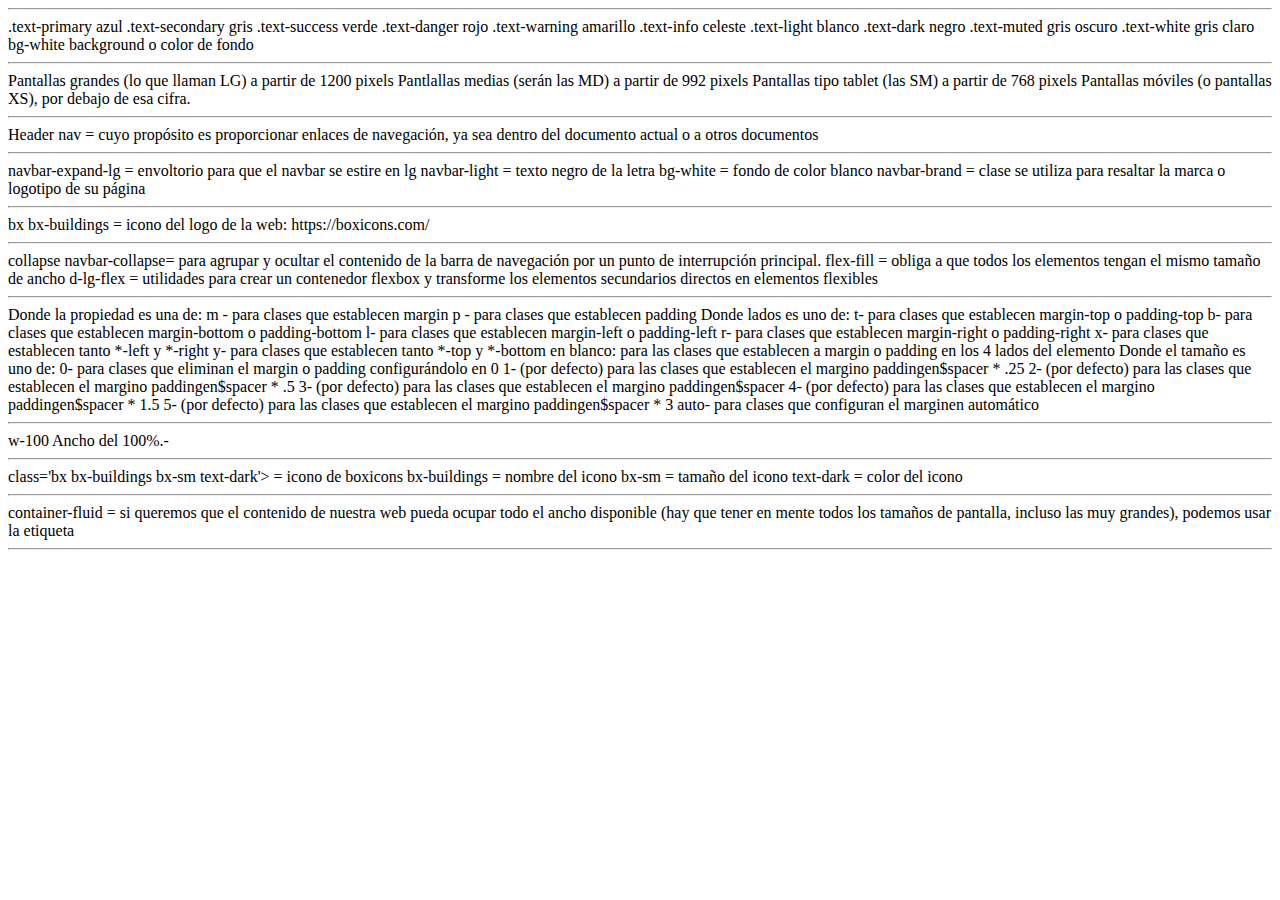
<file: Material y Tareas a Realizar/diccionario.html>
<!DOCTYPE html>                         <!----- definición de html 5 -->          
<html lang="es"> 						<!----- definición del lenguaje -->  
<head>									<!------Inicio del  HEAD -->

<hr>
.text-primary  		azul
.text-secondary		gris
.text-success		verde
.text-danger		rojo
.text-warning		amarillo
.text-info			celeste
.text-light			blanco
.text-dark			negro
.text-muted			gris oscuro
.text-white			gris claro
bg-white background o color de fondo

<hr>		
Pantallas grandes (lo que llaman LG) a partir de 1200 pixels
Pantlallas medias (serán las MD) a partir de 992 pixels
Pantallas tipo tablet (las SM) a partir de 768 pixels
Pantallas móviles (o pantallas XS), por debajo de esa cifra.	

<hr>

Header 
	nav = cuyo propósito es proporcionar enlaces de navegación, ya sea dentro del documento actual 
	o a otros documentos

<hr>
	
navbar-expand-lg = envoltorio para que el navbar se estire en lg
	navbar-light = texto negro de la letra
	bg-white = fondo de color blanco


navbar-brand = clase se utiliza para resaltar la marca o logotipo de su página


<hr>

bx bx-buildings = icono del logo de la web: 
				https://boxicons.com/
			

<hr>		
collapse navbar-collapse= para agrupar y ocultar el contenido de la barra de navegación 
		por un punto de interrupción principal.
		flex-fill = obliga a que todos los elementos tengan el mismo tamaño de ancho
		d-lg-flex = utilidades para crear un contenedor flexbox y transforme los elementos secundarios 
		directos en elementos flexibles


<hr>		
Donde la propiedad es una de:

m - para clases que establecen margin
p - para clases que establecen padding
Donde lados es uno de:

t- para clases que establecen margin-top o padding-top
b- para clases que establecen margin-bottom o padding-bottom
l- para clases que establecen margin-left o padding-left
r- para clases que establecen margin-right o padding-right
x- para clases que establecen tanto *-left y *-right
y- para clases que establecen tanto *-top y *-bottom
en blanco: para las clases que establecen a margin o padding en los 4 lados del elemento
Donde el tamaño es uno de:

0- para clases que eliminan el margin o padding configurándolo en 0
1- (por defecto) para las clases que establecen el margino paddingen$spacer * .25
2- (por defecto) para las clases que establecen el margino paddingen$spacer * .5
3- (por defecto) para las clases que establecen el margino paddingen$spacer
4- (por defecto) para las clases que establecen el margino paddingen$spacer * 1.5
5- (por defecto) para las clases que establecen el margino paddingen$spacer * 3
auto- para clases que configuran el marginen automático


<hr>
w-100  Ancho del 100%.-


<hr>
class='bx bx-buildings bx-sm text-dark'> = icono de boxicons 
											bx-buildings = nombre del icono
											bx-sm = tamaño del icono	
											text-dark = color del icono

<hr>	
container-fluid = si queremos que el contenido de nuestra web pueda ocupar todo el ancho disponible 
(hay que tener en mente todos los tamaños de pantalla, incluso las muy grandes), podemos usar la 
etiqueta										
<hr>
</file>
<file: assets/css/estilos.css>
/*
---------------------------------------------
Índice
------------------------------------------------
1. Typography
2. Main Nav
3. Home
4. About
5. Work
6. Single Work
7. Pricing
8. Contact
--------------------------------------------- */

body {
  font-family: 'Source Sans Pro', sans-serif;
}

.typo-space-line::after,
.typo-space-line-center::after {
  content: "";
  width: 150px;
  display:block;
  position: absolute;
  border-bottom:  5px solid #6266ea;
  padding-top: .5em;
}
.typo-space-line-center::after {
  left: 50%;
  margin-left: -75px;
}
/* Main Nav */

#main_nav .nav-item .nav-link:focus {
  color: #fff;
  -webkit-box-shadow: none;
  box-shadow: none;
}

#main_nav .nav-item .nav-link:hover {color: #fff;}

#main_nav .nav-item .nav-link:active {
  color: #fff;
}

#main_nav .dropdown-menu {background-color: #fff;}

#main_nav .dropdown-item {color: rgb(0, 0, 0);}

/* Home */
#index_banner {
  background-image: url('./../img/banner-bg-01.jpg');
  background-position: center center; background-size: cover;
  height: 100%;
  min-height: 60vh;
  width: 100%;
}
#index_banner .carousel-item {
  min-height: 60vh;
}
#index_banner .carousel-control-prev i,
#index_banner .carousel-control-next i {
  color: #6266ea !important;
  text-decoration: none;
  font-size: 4em;
}
#index_banner .carousel-inner {
  height: 80vh;
}
#index_banner .carousel-indicators li,
#index_banner .carousel-indicators.active {
  background-color: #6266ea !important;
  // las rayas de abajo del carrousel van de color azul
}
.service-wrapper .service-footer {
  max-width: 720px;
}
.service-work.card {
  border-radius: 10px !important;
  cursor: pointer;
}
.service-work .service-work-vertical {
	background: rgb(0,0,0);
  background: linear-gradient(0deg, rgba(0,0,0,1) 0%, rgba(0,0,0,0) 33.33%, rgba(255,255,255,1) 66.66%, rgba(255,255,255,0) 99.99%);
  background-size: 300% 300%;
  background-position: 0% 100%;
  transition: .5s;
}
.service-work .service-work-vertical:hover {
  background-position: 0% 0%;
  transition: .5s;
}
.service-work .service-work-vertical:hover * {
  color: #000;
  border-color: #000;
  transition: .5s;
}
.recent-work.card{
  border-radius: 10px !important;
}


.recent-work-vertical * {
  color: white;
}


/* About */
#work_banner {
  background-image: url('./../img/banner-bg-02.jpg');
  background-position: center center; background-size: cover;
  height: 100%;
  width: 100%;
}
.progress {
  height: 8px;
}
.objective-icon {
  border-radius: 13px;
  width: 8rem;
}
.partner-wap {
  background-color: #7276ec;
  transition: 1s;
  cursor: pointer;
}
.partner-wap:hover {
  background-color: #b1b3f5;
}
.why-us {
  background: rgb(239,239,253);
  background: -moz-linear-gradient(0deg, rgba(239,239,253,1) 50%, rgba(255,255,255,1) 50%);
  background: -webkit-linear-gradient(0deg, rgba(239,239,253,1) 50%, rgba(255,255,255,1) 50%);
  background: linear-gradient(0deg, rgba(239,239,253,1) 50%, rgba(255,255,255,1) 50%);
  filter: progid:DXImageTransform.Microsoft.gradient(startColorstr="#efeffd",endColorstr="#ffffff",GradientType=1);
}
.team-member-img {
  transition-duration: 0.15s;
}
.team-member:hover .team-member-img {
  padding: 10px !important;
}

/* Work */
/* Singel Work */
#work_single_banner {
  background-image: url('./../img/banner-bg-02.jpg');
  background-position: center center;
  background-size: cover;
  height: 100%;
  width: 100%;
}
.related-content {
  border-radius: 20px;
  cursor: pointer;
}
/* Pricing */
.pricing-list {
  margin-bottom: 1px;
}
.pricing-table {
  max-width: 350px;
  margin: auto;
}
.pricing-table,
.pricing-horizontal {
  border-radius: 15px !important;
}
/* Contact */
#floatingtextarea {
  height: 150px
}
/* Footer */
footer a.text-light:hover {
  color: #bfbfbf !important;
  transition-duration: 0.15s;
}

/* nuevo */

.carousel-caption {
  position: absolute;
  top: 50%;
  transform: translate(-15%, -100%);
}

#carrousel-mesozoico .carousel-caption {
  position: absolute;
  top: 50%;
  transform: translate(-90%, -100%);
}



#credito_artista a:hover {
  text-decoration: underline !important;
}

#articulo_tienda a:hover {
  text-decoration: underline !important;
}

#espacio_articulos .card {
  background-color: whitesmoke;
}

#espacio_articulos .card:hover {
  background: linear-gradient(whitesmoke, rgb(219, 219, 219));
}

#tienda_articulos .card:hover > .card-body {
  background: linear-gradient(whitesmoke, rgb(219, 219, 219));
}

.texto-articulo {
  text-align: justify; 
  font-size: 24px;
}

.linea-de-tiempo {
  width: 100%;
}

.modal-dialog {
  text-align: center;
}

.modal-content {
  display: inline-block;
}

#texto-linea-tiempo-celular {
  transform: rotate(90deg);
  font-weight: bold;
  text-align: center;
  margin: 0%;
}


/* start colores, overriding bootstrap */

.bg-primary {
  background-color: #573806 !important;
}

.bg-secondary {
  background-color: #0f8629 !important;
}

.btn-primary {
  background-color: #3252bd !important;
  border-color: #3252bd !important;
}

.btn-secondary {
  background-color: #3a60db !important;
  border-color: #3a60db !important;
}

.btn-primary:hover {
  background-color: #1c2f6d !important;
  border-color: #1c2f6d !important;
}

.btn-secondary:hover {
  background-color: #1c2f6d !important;
  border-color: #1c2f6d !important;
}

.btn-outline-primary {
  color: #573806;
}

.btn-outline-primary:hover {
  background-color: #3a60db !important;
}

.btn-outline-primary.dropdown-toggle.show, .btn-outline-primary:active {
  background-color: #3a60db !important;
}

#main_nav .dropdown-item:hover {
  color: #fff; 
  background-color: #3a60db;
}

#credito_artista {
  background-color: rgb(134, 134, 112);
}

.recent-work .recent-work-vertical {
  background-position: 0% 100%;
  background: rgb(134, 134, 112);
  background: linear-gradient(0deg, rgb(134, 134, 112) 0%, rgba(98,102,234,0) 60%);
  transition: .5s;
  cursor: pointer;
}

.recent-work .recent-work-vertical:hover {
  background: rgb(134, 134, 112);
  background: linear-gradient(0deg, rgb(104, 104, 85) 0%, rgba(98,102,234,0) 60%);
  background-position: 0% 0%;
}



.pagination > li > a
{
    background-color: white;
    color: #000000;
}

.pagination > li > a:focus,
.pagination > li > a:hover,
.pagination > li > span:focus,
.pagination > li > span:hover
{
    color: #5a5a5a;
    background-color: #eee;
    border-color: #ddd;
}

.pagination > .active > a
{
    color: white;
    background-color: #3a60db !Important;
    border: solid 1px #3a60db !Important;
}

.pagination > .active > a:hover
{
    background-color: #2f4eb3 !Important;
    border: solid 1px #2f4eb3;
}

.titulo-articulo-index {
  background-color: rgb(134, 134, 112); 
  padding: 1%; 
  overflow: hidden; 
  white-space: nowrap; 
  text-overflow: ellipsis; 
  color: white;
}

/* end colores */

@media screen and (min-width: 1351px) {
  #linea-tiempo-celular {
    display: none;
  }
}

@media screen and (max-width: 1350px) {
  #carousel-tienda .carousel-caption p {
    font-size: 12px;
  }

  #linea-tiempo-desktop {
    display: none;
  }

  #linea-tiempo-celular {
    display: block;
  }
}



@media screen and (max-width: 1200px) {
  #carousel-tienda .carousel-caption h1 {
    width: 50%;
  }
  #carousel-tienda .carousel-caption p {
    width: 50%;
    font-size: 12px;
  }
}

@media screen and (max-width: 1024px) {
  #carrousel-mesozoico .carousel-caption {
    margin-left: 10%;
  }
}

@media screen and (min-width: 851px) {
  #carrousel-mesozoico .carousel-caption {
    margin-left: 20%;
  }

  #articulo_completo .card {
    width: 30%;
    float: left;
    margin-right: 2%;
    margin-top: 0.5%;
  }

  #articulo_completo h1 {
    text-align: start;
    margin-bottom: 2%;
    font-size: 50px;
    margin-left: 32%;
  }
}

@media screen and (min-width: 1300px) {
  #carrousel-mesozoico .carousel-caption {
    margin-left: 10%;
  }
}


  

@media screen and (max-width: 850px) {
  #carrousel-mesozoico .carousel-caption {
    margin-left: 20%;
  }
  #carrousel-mesozoico .carousel-caption p {
    font-size: 12px;
  }
  #articulo_completo .card {
    width: 100%;
  }
  #articulo_completo h1 {
    text-align: center;
    margin-bottom: 2%;
    font-size: 50px;
  }
}


@media screen and (max-width: 600px) {
  #carousel-tienda .carousel-caption h1 {
    font-size: 20px;
  }
  #carousel-tienda .carousel-caption a {
    display: none;
  }
  #carousel-tienda .carousel-caption p {
    display: none;
  }
  #carousel-index .carousel-caption p {
    display: none;
  }
  #carousel-index .carousel-caption a {
    display: none;
  }
  #carrousel-mesozoico .carousel-caption {
    margin-left: 25%;
  }
}
</file>
<file: assets/css/boxicon.min.css>
@font-face{font-family:'boxicons';font-weight:normal;font-style:normal;src:url('../fonts/boxicons.eot');src:url('../fonts/boxicons.eot') format('embedded-opentype'),url('../fonts/boxicons.woff2') format('woff2'),url('../fonts/boxicons.woff') format('woff'),url('../fonts/boxicons.ttf') format('truetype'),url('../fonts/boxicons.svg?#boxicons') format('svg')}.bx{font-family:'boxicons'!important;font-weight:normal;font-style:normal;font-variant:normal;line-height:1;display:inline-block;text-transform:none;speak:none;-webkit-font-smoothing:antialiased;-moz-osx-font-smoothing:grayscale}.bx-ul{margin-left:2em;padding-left:0;list-style:none}.bx-ul>li{position:relative}.bx-ul .bx{font-size:inherit;line-height:inherit;position:absolute;left:-2em;width:2em;text-align:center}@-webkit-keyframes spin{0%{-webkit-transform:rotate(0);transform:rotate(0)}100%{-webkit-transform:rotate(359deg);transform:rotate(359deg)}}@keyframes spin{0%{-webkit-transform:rotate(0);transform:rotate(0)}100%{-webkit-transform:rotate(359deg);transform:rotate(359deg)}}@-webkit-keyframes burst{0%{-webkit-transform:scale(1);transform:scale(1);opacity:1}90%{-webkit-transform:scale(1.5);transform:scale(1.5);opacity:0}}@keyframes burst{0%{-webkit-transform:scale(1);transform:scale(1);opacity:1}90%{-webkit-transform:scale(1.5);transform:scale(1.5);opacity:0}}@-webkit-keyframes flashing{0%{opacity:1}45%{opacity:0}90%{opacity:1}}@keyframes flashing{0%{opacity:1}45%{opacity:0}90%{opacity:1}}@-webkit-keyframes fade-left{0%{-webkit-transform:translateX(0);transform:translateX(0);opacity:1}75%{-webkit-transform:translateX(-20px);transform:translateX(-20px);opacity:0}}@keyframes fade-left{0%{-webkit-transform:translateX(0);transform:translateX(0);opacity:1}75%{-webkit-transform:translateX(-20px);transform:translateX(-20px);opacity:0}}@-webkit-keyframes fade-right{0%{-webkit-transform:translateX(0);transform:translateX(0);opacity:1}75%{-webkit-transform:translateX(20px);transform:translateX(20px);opacity:0}}@keyframes fade-right{0%{-webkit-transform:translateX(0);transform:translateX(0);opacity:1}75%{-webkit-transform:translateX(20px);transform:translateX(20px);opacity:0}}@-webkit-keyframes fade-up{0%{-webkit-transform:translateY(0);transform:translateY(0);opacity:1}75%{-webkit-transform:translateY(-20px);transform:translateY(-20px);opacity:0}}@keyframes fade-up{0%{-webkit-transform:translateY(0);transform:translateY(0);opacity:1}75%{-webkit-transform:translateY(-20px);transform:translateY(-20px);opacity:0}}@-webkit-keyframes fade-down{0%{-webkit-transform:translateY(0);transform:translateY(0);opacity:1}75%{-webkit-transform:translateY(20px);transform:translateY(20px);opacity:0}}@keyframes fade-down{0%{-webkit-transform:translateY(0);transform:translateY(0);opacity:1}75%{-webkit-transform:translateY(20px);transform:translateY(20px);opacity:0}}@-webkit-keyframes tada{from{-webkit-transform:scale3d(1,1,1);transform:scale3d(1,1,1)}10%,20%{-webkit-transform:scale3d(.95,.95,.95) rotate3d(0,0,1,-10deg);transform:scale3d(.95,.95,.95) rotate3d(0,0,1,-10deg)}30%,50%,70%,90%{-webkit-transform:scale3d(1,1,1) rotate3d(0,0,1,10deg);transform:scale3d(1,1,1) rotate3d(0,0,1,10deg)}40%,60%,80%{-webkit-transform:scale3d(1,1,1) rotate3d(0,0,1,-10deg);transform:scale3d(1,1,1) rotate3d(0,0,1,-10deg)}to{-webkit-transform:scale3d(1,1,1);transform:scale3d(1,1,1)}}@keyframes tada{from{-webkit-transform:scale3d(1,1,1);transform:scale3d(1,1,1)}10%,20%{-webkit-transform:scale3d(.95,.95,.95) rotate3d(0,0,1,-10deg);transform:scale3d(.95,.95,.95) rotate3d(0,0,1,-10deg)}30%,50%,70%,90%{-webkit-transform:scale3d(1,1,1) rotate3d(0,0,1,10deg);transform:scale3d(1,1,1) rotate3d(0,0,1,10deg)}40%,60%,80%{-webkit-transform:rotate3d(0,0,1,-10deg);transform:rotate3d(0,0,1,-10deg)}to{-webkit-transform:scale3d(1,1,1);transform:scale3d(1,1,1)}}.bx-spin{-webkit-animation:spin 2s linear infinite;animation:spin 2s linear infinite}.bx-spin-hover:hover{-webkit-animation:spin 2s linear infinite;animation:spin 2s linear infinite}.bx-tada{-webkit-animation:tada 1.5s ease infinite;animation:tada 1.5s ease infinite}.bx-tada-hover:hover{-webkit-animation:tada 1.5s ease infinite;animation:tada 1.5s ease infinite}.bx-flashing{-webkit-animation:flashing 1.5s infinite linear;animation:flashing 1.5s infinite linear}.bx-flashing-hover:hover{-webkit-animation:flashing 1.5s infinite linear;animation:flashing 1.5s infinite linear}.bx-burst{-webkit-animation:burst 1.5s infinite linear;animation:burst 1.5s infinite linear}.bx-burst-hover:hover{-webkit-animation:burst 1.5s infinite linear;animation:burst 1.5s infinite linear}.bx-fade-up{-webkit-animation:fade-up 1.5s infinite linear;animation:fade-up 1.5s infinite linear}.bx-fade-up-hover:hover{-webkit-animation:fade-up 1.5s infinite linear;animation:fade-up 1.5s infinite linear}.bx-fade-down{-webkit-animation:fade-down 1.5s infinite linear;animation:fade-down 1.5s infinite linear}.bx-fade-down-hover:hover{-webkit-animation:fade-down 1.5s infinite linear;animation:fade-down 1.5s infinite linear}.bx-fade-left{-webkit-animation:fade-left 1.5s infinite linear;animation:fade-left 1.5s infinite linear}.bx-fade-left-hover:hover{-webkit-animation:fade-left 1.5s infinite linear;animation:fade-left 1.5s infinite linear}.bx-fade-right{-webkit-animation:fade-right 1.5s infinite linear;animation:fade-right 1.5s infinite linear}.bx-fade-right-hover:hover{-webkit-animation:fade-right 1.5s infinite linear;animation:fade-right 1.5s infinite linear}.bx-xs{font-size:1rem!important}.bx-sm{font-size:1.55rem!important}.bx-md{font-size:2.25rem!important}.bx-fw{font-size:1.2857142857em;line-height:.8em;width:1.2857142857em;height:.8em;margin-top:-.2em!important;vertical-align:middle}.bx-lg{font-size:3.0!important}.bx-pull-left{float:left;margin-right:.3em!important}.bx-pull-right{float:right;margin-left:.3em!important}.bx-rotate-90{transform:rotate(90deg);-ms-filter:'progid:DXImageTransform.Microsoft.BasicImage(rotation=1)'}.bx-rotate-180{transform:rotate(180deg);-ms-filter:'progid:DXImageTransform.Microsoft.BasicImage(rotation=2)'}.bx-rotate-270{transform:rotate(270deg);-ms-filter:'progid:DXImageTransform.Microsoft.BasicImage(rotation=3)'}.bx-flip-horizontal{transform:scaleX(-1);-ms-filter:'progid:DXImageTransform.Microsoft.BasicImage(rotation=0,mirror=1)'}.bx-flip-vertical{transform:scaleY(-1);-ms-filter:'progid:DXImageTransform.Microsoft.BasicImage(rotation=2,mirror=1)'}.bx-border{padding:.25em;border:.07em solid rgba(0,0,0,.1);border-radius:.25em}.bx-border-circle{padding:.25em;border:.07em solid rgba(0,0,0,.1);border-radius:50%}.bx-abacus:before{content:"\e900"}.bx-accessibility:before{content:"\e901"}.bx-add-to-queue:before{content:"\e902"}.bx-adjust:before{content:"\e903"}.bx-alarm:before{content:"\e904"}.bx-alarm-add:before{content:"\e905"}.bx-alarm-exclamation:before{content:"\e906"}.bx-alarm-off:before{content:"\e907"}.bx-alarm-snooze:before{content:"\e908"}.bx-album:before{content:"\e909"}.bx-align-justify:before{content:"\e90a"}.bx-align-left:before{content:"\e90b"}.bx-align-middle:before{content:"\e90c"}.bx-align-right:before{content:"\e90d"}.bx-analyse:before{content:"\e90e"}.bx-anchor:before{content:"\e90f"}.bx-angry:before{content:"\e910"}.bx-aperture:before{content:"\e911"}.bx-arch:before{content:"\e912"}.bx-archive:before{content:"\e913"}.bx-archive-in:before{content:"\e914"}.bx-archive-out:before{content:"\e915"}.bx-area:before{content:"\e916"}.bx-arrow-back:before{content:"\e917"}.bx-arrow-from-bottom:before{content:"\e918"}.bx-arrow-from-left:before{content:"\e919"}.bx-arrow-from-right:before{content:"\e91a"}.bx-arrow-from-top:before{content:"\e91b"}.bx-arrow-to-bottom:before{content:"\e91c"}.bx-arrow-to-left:before{content:"\e91d"}.bx-arrow-to-right:before{content:"\e91e"}.bx-arrow-to-top:before{content:"\e91f"}.bx-at:before{content:"\e920"}.bx-atom:before{content:"\e921"}.bx-award:before{content:"\e922"}.bx-badge:before{content:"\e923"}.bx-badge-check:before{content:"\e924"}.bx-ball:before{content:"\e925"}.bx-band-aid:before{content:"\e926"}.bx-bar-chart:before{content:"\e927"}.bx-bar-chart-alt:before{content:"\e928"}.bx-bar-chart-alt-2:before{content:"\e929"}.bx-bar-chart-square:before{content:"\e92a"}.bx-barcode:before{content:"\e92b"}.bx-barcode-reader:before{content:"\e92c"}.bx-baseball:before{content:"\e92d"}.bx-basket:before{content:"\e92e"}.bx-basketball:before{content:"\e92f"}.bx-bath:before{content:"\e930"}.bx-battery:before{content:"\e931"}.bx-bed:before{content:"\e932"}.bx-been-here:before{content:"\e933"}.bx-beer:before{content:"\e934"}.bx-bell:before{content:"\e935"}.bx-bell-minus:before{content:"\e936"}.bx-bell-off:before{content:"\e937"}.bx-bell-plus:before{content:"\e938"}.bx-bible:before{content:"\e939"}.bx-bitcoin:before{content:"\e93a"}.bx-blanket:before{content:"\e93b"}.bx-block:before{content:"\e93c"}.bx-bluetooth:before{content:"\e93d"}.bx-body:before{content:"\e93e"}.bx-bold:before{content:"\e93f"}.bx-bolt-circle:before{content:"\e940"}.bx-bomb:before{content:"\e941"}.bx-bone:before{content:"\e942"}.bx-bong:before{content:"\e943"}.bx-book:before{content:"\e944"}.bx-book-add:before{content:"\e945"}.bx-book-alt:before{content:"\e946"}.bx-book-bookmark:before{content:"\e947"}.bx-book-content:before{content:"\e948"}.bx-book-heart:before{content:"\e949"}.bx-bookmark:before{content:"\e94a"}.bx-bookmark-alt:before{content:"\e94b"}.bx-bookmark-alt-minus:before{content:"\e94c"}.bx-bookmark-alt-plus:before{content:"\e94d"}.bx-bookmark-heart:before{content:"\e94e"}.bx-bookmark-minus:before{content:"\e94f"}.bx-bookmark-plus:before{content:"\e950"}.bx-bookmarks:before{content:"\e951"}.bx-book-open:before{content:"\e952"}.bx-book-reader:before{content:"\e953"}.bx-border-all:before{content:"\e954"}.bx-border-bottom:before{content:"\e955"}.bx-border-inner:before{content:"\e956"}.bx-border-left:before{content:"\e957"}.bx-border-none:before{content:"\e958"}.bx-border-outer:before{content:"\e959"}.bx-border-radius:before{content:"\e95a"}.bx-border-right:before{content:"\e95b"}.bx-border-top:before{content:"\e95c"}.bx-bot:before{content:"\e95d"}.bx-bowling-ball:before{content:"\e95e"}.bx-box:before{content:"\e95f"}.bx-bracket:before{content:"\e960"}.bx-braille:before{content:"\e961"}.bx-brain:before{content:"\e962"}.bx-briefcase:before{content:"\e963"}.bx-briefcase-alt:before{content:"\e964"}.bx-briefcase-alt-2:before{content:"\e965"}.bx-brightness:before{content:"\e966"}.bx-brightness-half:before{content:"\e967"}.bx-broadcast:before{content:"\e968"}.bx-brush:before{content:"\e969"}.bx-brush-alt:before{content:"\e96a"}.bx-bug:before{content:"\e96b"}.bx-bug-alt:before{content:"\e96c"}.bx-building:before{content:"\e96d"}.bx-building-house:before{content:"\e96e"}.bx-buildings:before{content:"\e96f"}.bx-bulb:before{content:"\e970"}.bx-bullseye:before{content:"\e971"}.bx-buoy:before{content:"\e972"}.bx-bus:before{content:"\e973"}.bx-bus-school:before{content:"\e974"}.bx-cabinet:before{content:"\e975"}.bx-cake:before{content:"\e976"}.bx-calculator:before{content:"\e977"}.bx-calendar:before{content:"\e978"}.bx-calendar-alt:before{content:"\e979"}.bx-calendar-check:before{content:"\e97a"}.bx-calendar-edit:before{content:"\e97b"}.bx-calendar-event:before{content:"\e97c"}.bx-calendar-exclamation:before{content:"\e97d"}.bx-calendar-heart:before{content:"\e97e"}.bx-calendar-minus:before{content:"\e97f"}.bx-calendar-plus:before{content:"\e980"}.bx-calendar-star:before{content:"\e981"}.bx-calendar-week:before{content:"\e982"}.bx-calendar-x:before{content:"\e983"}.bx-camera:before{content:"\e984"}.bx-camera-home:before{content:"\e985"}.bx-camera-movie:before{content:"\e986"}.bx-camera-off:before{content:"\e987"}.bx-capsule:before{content:"\e988"}.bx-captions:before{content:"\e989"}.bx-car:before{content:"\e98a"}.bx-card:before{content:"\e98b"}.bx-caret-down:before{content:"\e98c"}.bx-caret-down-circle:before{content:"\e98d"}.bx-caret-down-square:before{content:"\e98e"}.bx-caret-left:before{content:"\e98f"}.bx-caret-left-circle:before{content:"\e990"}.bx-caret-left-square:before{content:"\e991"}.bx-caret-right:before{content:"\e992"}.bx-caret-right-circle:before{content:"\e993"}.bx-caret-right-square:before{content:"\e994"}.bx-caret-up:before{content:"\e995"}.bx-caret-up-circle:before{content:"\e996"}.bx-caret-up-square:before{content:"\e997"}.bx-carousel:before{content:"\e998"}.bx-cart:before{content:"\e999"}.bx-cart-alt:before{content:"\e99a"}.bx-cast:before{content:"\e99b"}.bx-category:before{content:"\e99c"}.bx-category-alt:before{content:"\e99d"}.bx-cctv:before{content:"\e99e"}.bx-certification:before{content:"\e99f"}.bx-chair:before{content:"\e9a0"}.bx-chalkboard:before{content:"\e9a1"}.bx-chart:before{content:"\e9a2"}.bx-chat:before{content:"\e9a3"}.bx-check:before{content:"\e9a4"}.bx-checkbox:before{content:"\e9a5"}.bx-checkbox-checked:before{content:"\e9a6"}.bx-checkbox-square:before{content:"\e9a7"}.bx-check-circle:before{content:"\e9a8"}.bx-check-double:before{content:"\e9a9"}.bx-check-shield:before{content:"\e9aa"}.bx-check-square:before{content:"\e9ab"}.bx-chevron-down:before{content:"\e9ac"}.bx-chevron-down-circle:before{content:"\e9ad"}.bx-chevron-down-square:before{content:"\e9ae"}.bx-chevron-left:before{content:"\e9af"}.bx-chevron-left-circle:before{content:"\e9b0"}.bx-chevron-left-square:before{content:"\e9b1"}.bx-chevron-right:before{content:"\e9b2"}.bx-chevron-right-circle:before{content:"\e9b3"}.bx-chevron-right-square:before{content:"\e9b4"}.bx-chevrons-down:before{content:"\e9b5"}.bx-chevrons-left:before{content:"\e9b6"}.bx-chevrons-right:before{content:"\e9b7"}.bx-chevrons-up:before{content:"\e9b8"}.bx-chevron-up:before{content:"\e9b9"}.bx-chevron-up-circle:before{content:"\e9ba"}.bx-chevron-up-square:before{content:"\e9bb"}.bx-chip:before{content:"\e9bc"}.bx-church:before{content:"\e9bd"}.bx-circle:before{content:"\e9be"}.bx-clinic:before{content:"\e9bf"}.bx-clipboard:before{content:"\e9c0"}.bx-closet:before{content:"\e9c1"}.bx-cloud:before{content:"\e9c2"}.bx-cloud-download:before{content:"\e9c3"}.bx-cloud-drizzle:before{content:"\e9c4"}.bx-cloud-lightning:before{content:"\e9c5"}.bx-cloud-light-rain:before{content:"\e9c6"}.bx-cloud-rain:before{content:"\e9c7"}.bx-cloud-snow:before{content:"\e9c8"}.bx-cloud-upload:before{content:"\e9c9"}.bx-code:before{content:"\e9ca"}.bx-code-alt:before{content:"\e9cb"}.bx-code-block:before{content:"\e9cc"}.bx-code-curly:before{content:"\e9cd"}.bx-coffee:before{content:"\e9ce"}.bx-coffee-togo:before{content:"\e9cf"}.bx-cog:before{content:"\e9d0"}.bx-coin:before{content:"\e9d1"}.bx-coin-stack:before{content:"\e9d2"}.bx-collapse:before{content:"\e9d3"}.bx-collection:before{content:"\e9d4"}.bx-color-fill:before{content:"\e9d5"}.bx-columns:before{content:"\e9d6"}.bx-command:before{content:"\e9d7"}.bx-comment:before{content:"\e9d8"}.bx-comment-add:before{content:"\e9d9"}.bx-comment-check:before{content:"\e9da"}.bx-comment-detail:before{content:"\e9db"}.bx-comment-dots:before{content:"\e9dc"}.bx-comment-edit:before{content:"\e9dd"}.bx-comment-error:before{content:"\e9de"}.bx-comment-minus:before{content:"\e9df"}.bx-comment-x:before{content:"\e9e0"}.bx-compass:before{content:"\e9e1"}.bx-confused:before{content:"\e9e2"}.bx-conversation:before{content:"\e9e3"}.bx-cookie:before{content:"\e9e4"}.bx-cool:before{content:"\e9e5"}.bx-copy:before{content:"\e9e6"}.bx-copy-alt:before{content:"\e9e7"}.bx-copyright:before{content:"\e9e8"}.bx-credit-card:before{content:"\e9e9"}.bx-credit-card-alt:before{content:"\e9ea"}.bx-credit-card-front:before{content:"\e9eb"}.bx-crop:before{content:"\e9ec"}.bx-crosshair:before{content:"\e9ed"}.bx-crown:before{content:"\e9ee"}.bx-cube:before{content:"\e9ef"}.bx-cube-alt:before{content:"\e9f0"}.bx-cuboid:before{content:"\e9f1"}.bx-current-location:before{content:"\e9f2"}.bx-customize:before{content:"\e9f3"}.bx-cut:before{content:"\e9f4"}.bx-cycling:before{content:"\e9f5"}.bx-cylinder:before{content:"\e9f6"}.bx-data:before{content:"\e9f7"}.bx-desktop:before{content:"\e9f8"}.bx-detail:before{content:"\e9f9"}.bx-devices:before{content:"\e9fa"}.bx-dialpad:before{content:"\e9fb"}.bx-dialpad-alt:before{content:"\e9fc"}.bx-diamond:before{content:"\e9fd"}.bx-dice-1:before{content:"\e9fe"}.bx-dice-2:before{content:"\e9ff"}.bx-dice-3:before{content:"\ea00"}.bx-dice-4:before{content:"\ea01"}.bx-dice-5:before{content:"\ea02"}.bx-dice-6:before{content:"\ea03"}.bx-directions:before{content:"\ea04"}.bx-disc:before{content:"\ea05"}.bx-dish:before{content:"\ea06"}.bx-dislike:before{content:"\ea07"}.bx-dizzy:before{content:"\ea08"}.bx-dna:before{content:"\ea09"}.bx-dock-bottom:before{content:"\ea0a"}.bx-dock-left:before{content:"\ea0b"}.bx-dock-right:before{content:"\ea0c"}.bx-dock-top:before{content:"\ea0d"}.bx-dollar:before{content:"\ea0e"}.bx-dollar-circle:before{content:"\ea0f"}.bx-donate-blood:before{content:"\ea10"}.bx-donate-heart:before{content:"\ea11"}.bx-door-open:before{content:"\ea12"}.bx-dots-horizontal:before{content:"\ea13"}.bx-dots-horizontal-rounded:before{content:"\ea14"}.bx-dots-vertical:before{content:"\ea15"}.bx-dots-vertical-rounded:before{content:"\ea16"}.bx-doughnut-chart:before{content:"\ea17"}.bx-down-arrow:before{content:"\ea18"}.bx-down-arrow-alt:before{content:"\ea19"}.bx-down-arrow-circle:before{content:"\ea1a"}.bx-download:before{content:"\ea1b"}.bx-downvote:before{content:"\ea1c"}.bx-drink:before{content:"\ea1d"}.bx-droplet:before{content:"\ea1e"}.bx-dumbbell:before{content:"\ea1f"}.bx-duplicate:before{content:"\ea20"}.bx-edit:before{content:"\ea21"}.bx-edit-alt:before{content:"\ea22"}.bx-envelope:before{content:"\ea23"}.bx-envelope-open:before{content:"\ea24"}.bx-equalizer:before{content:"\ea25"}.bx-eraser:before{content:"\ea26"}.bx-error:before{content:"\ea27"}.bx-error-alt:before{content:"\ea28"}.bx-error-circle:before{content:"\ea29"}.bx-euro:before{content:"\ea2a"}.bx-exclude:before{content:"\ea2b"}.bx-exit:before{content:"\ea2c"}.bx-exit-fullscreen:before{content:"\ea2d"}.bx-expand:before{content:"\ea2e"}.bx-expand-alt:before{content:"\ea2f"}.bx-export:before{content:"\ea30"}.bx-extension:before{content:"\ea31"}.bx-face:before{content:"\ea32"}.bx-fast-forward:before{content:"\ea33"}.bx-fast-forward-circle:before{content:"\ea34"}.bx-female:before{content:"\ea35"}.bx-female-sign:before{content:"\ea36"}.bx-file:before{content:"\ea37"}.bx-file-blank:before{content:"\ea38"}.bx-file-find:before{content:"\ea39"}.bx-film:before{content:"\ea3a"}.bx-filter:before{content:"\ea3b"}.bx-filter-alt:before{content:"\ea3c"}.bx-fingerprint:before{content:"\ea3d"}.bx-first-aid:before{content:"\ea3e"}.bx-first-page:before{content:"\ea3f"}.bx-flag:before{content:"\ea40"}.bx-folder:before{content:"\ea41"}.bx-folder-minus:before{content:"\ea42"}.bx-folder-open:before{content:"\ea43"}.bx-folder-plus:before{content:"\ea44"}.bx-font:before{content:"\ea45"}.bx-font-color:before{content:"\ea46"}.bx-font-family:before{content:"\ea47"}.bx-font-size:before{content:"\ea48"}.bx-food-menu:before{content:"\ea49"}.bx-food-tag:before{content:"\ea4a"}.bx-football:before{content:"\ea4b"}.bx-fridge:before{content:"\ea4c"}.bx-fullscreen:before{content:"\ea4d"}.bx-game:before{content:"\ea4e"}.bx-gas-pump:before{content:"\ea4f"}.bx-ghost:before{content:"\ea50"}.bx-gift:before{content:"\ea51"}.bx-git-branch:before{content:"\ea52"}.bx-git-commit:before{content:"\ea53"}.bx-git-compare:before{content:"\ea54"}.bx-git-merge:before{content:"\ea55"}.bx-git-pull-request:before{content:"\ea56"}.bx-git-repo-forked:before{content:"\ea57"}.bx-glasses:before{content:"\ea58"}.bx-glasses-alt:before{content:"\ea59"}.bx-globe:before{content:"\ea5a"}.bx-globe-alt:before{content:"\ea5b"}.bx-grid:before{content:"\ea5c"}.bx-grid-alt:before{content:"\ea5d"}.bx-grid-horizontal:before{content:"\ea5e"}.bx-grid-small:before{content:"\ea5f"}.bx-grid-vertical:before{content:"\ea60"}.bx-group:before{content:"\ea61"}.bx-handicap:before{content:"\ea62"}.bx-happy:before{content:"\ea63"}.bx-happy-alt:before{content:"\ea64"}.bx-happy-beaming:before{content:"\ea65"}.bx-happy-heart-eyes:before{content:"\ea66"}.bx-hash:before{content:"\ea67"}.bx-hdd:before{content:"\ea68"}.bx-heading:before{content:"\ea69"}.bx-headphone:before{content:"\ea6a"}.bx-health:before{content:"\ea6b"}.bx-heart:before{content:"\ea6c"}.bx-heart-circle:before{content:"\ea6d"}.bx-heart-square:before{content:"\ea6e"}.bx-help-circle:before{content:"\ea6f"}.bx-hide:before{content:"\ea70"}.bx-highlight:before{content:"\ea71"}.bx-history:before{content:"\ea72"}.bx-hive:before{content:"\ea73"}.bx-home:before{content:"\ea74"}.bx-home-alt:before{content:"\ea75"}.bx-home-circle:before{content:"\ea76"}.bx-home-heart:before{content:"\ea77"}.bx-home-smile:before{content:"\ea78"}.bx-horizontal-center:before{content:"\ea79"}.bx-hotel:before{content:"\ea7a"}.bx-hourglass:before{content:"\ea7b"}.bx-id-card:before{content:"\ea7c"}.bx-image:before{content:"\ea7d"}.bx-image-add:before{content:"\ea7e"}.bx-image-alt:before{content:"\ea7f"}.bx-images:before{content:"\ea80"}.bx-import:before{content:"\ea81"}.bx-infinite:before{content:"\ea82"}.bx-info-circle:before{content:"\ea83"}.bx-info-square:before{content:"\ea84"}.bx-intersect:before{content:"\ea85"}.bx-italic:before{content:"\ea86"}.bx-joystick:before{content:"\ea87"}.bx-joystick-alt:before{content:"\ea88"}.bx-joystick-button:before{content:"\ea89"}.bx-key:before{content:"\ea8a"}.bx-label:before{content:"\ea8b"}.bx-landscape:before{content:"\ea8c"}.bx-laptop:before{content:"\ea8d"}.bx-last-page:before{content:"\ea8e"}.bx-laugh:before{content:"\ea8f"}.bx-layer:before{content:"\ea90"}.bx-layer-minus:before{content:"\ea91"}.bx-layer-plus:before{content:"\ea92"}.bx-layout:before{content:"\ea93"}.bx-left-arrow:before{content:"\ea94"}.bx-left-arrow-alt:before{content:"\ea95"}.bx-left-arrow-circle:before{content:"\ea96"}.bx-left-down-arrow-circle:before{content:"\ea97"}.bx-left-indent:before{content:"\ea98"}.bx-left-top-arrow-circle:before{content:"\ea99"}.bx-library:before{content:"\ea9a"}.bx-like:before{content:"\ea9b"}.bx-line-chart:before{content:"\ea9c"}.bx-line-chart-down:before{content:"\ea9d"}.bx-link:before{content:"\ea9e"}.bx-link-alt:before{content:"\ea9f"}.bx-link-external:before{content:"\eaa0"}.bx-lira:before{content:"\eaa1"}.bx-list-check:before{content:"\eaa2"}.bx-list-minus:before{content:"\eaa3"}.bx-list-ol:before{content:"\eaa4"}.bx-list-plus:before{content:"\eaa5"}.bx-list-ul:before{content:"\eaa6"}.bx-loader:before{content:"\eaa7"}.bx-loader-alt:before{content:"\eaa8"}.bx-loader-circle:before{content:"\eaa9"}.bx-location-plus:before{content:"\eaaa"}.bx-lock:before{content:"\eaab"}.bx-lock-alt:before{content:"\eaac"}.bx-lock-open:before{content:"\eaad"}.bx-lock-open-alt:before{content:"\eaae"}.bx-log-in:before{content:"\eaaf"}.bx-log-in-circle:before{content:"\eab0"}.bx-log-out:before{content:"\eab1"}.bx-log-out-circle:before{content:"\eab2"}.bx-low-vision:before{content:"\eab3"}.bx-magnet:before{content:"\eab4"}.bx-mail-send:before{content:"\eab5"}.bx-male:before{content:"\eab6"}.bx-male-sign:before{content:"\eab7"}.bx-map:before{content:"\eab8"}.bx-map-alt:before{content:"\eab9"}.bx-map-pin:before{content:"\eaba"}.bx-mask:before{content:"\eabb"}.bx-medal:before{content:"\eabc"}.bx-meh:before{content:"\eabd"}.bx-meh-alt:before{content:"\eabe"}.bx-meh-blank:before{content:"\eabf"}.bx-memory-card:before{content:"\eac0"}.bx-menu:before{content:"\eac1"}.bx-menu-alt-left:before{content:"\eac2"}.bx-menu-alt-right:before{content:"\eac3"}.bx-merge:before{content:"\eac4"}.bx-message:before{content:"\eac5"}.bx-message-add:before{content:"\eac6"}.bx-message-alt:before{content:"\eac7"}.bx-message-alt-add:before{content:"\eac8"}.bx-message-alt-check:before{content:"\eac9"}.bx-message-alt-detail:before{content:"\eaca"}.bx-message-alt-dots:before{content:"\eacb"}.bx-message-alt-edit:before{content:"\eacc"}.bx-message-alt-error:before{content:"\eacd"}.bx-message-alt-minus:before{content:"\eace"}.bx-message-alt-x:before{content:"\eacf"}.bx-message-check:before{content:"\ead0"}.bx-message-detail:before{content:"\ead1"}.bx-message-dots:before{content:"\ead2"}.bx-message-edit:before{content:"\ead3"}.bx-message-error:before{content:"\ead4"}.bx-message-minus:before{content:"\ead5"}.bx-message-rounded:before{content:"\ead6"}.bx-message-rounded-add:before{content:"\ead7"}.bx-message-rounded-check:before{content:"\ead8"}.bx-message-rounded-detail:before{content:"\ead9"}.bx-message-rounded-dots:before{content:"\eada"}.bx-message-rounded-edit:before{content:"\eadb"}.bx-message-rounded-error:before{content:"\eadc"}.bx-message-rounded-minus:before{content:"\eadd"}.bx-message-rounded-x:before{content:"\eade"}.bx-message-square:before{content:"\eadf"}.bx-message-square-add:before{content:"\eae0"}.bx-message-square-check:before{content:"\eae1"}.bx-message-square-detail:before{content:"\eae2"}.bx-message-square-dots:before{content:"\eae3"}.bx-message-square-edit:before{content:"\eae4"}.bx-message-square-error:before{content:"\eae5"}.bx-message-square-minus:before{content:"\eae6"}.bx-message-square-x:before{content:"\eae7"}.bx-message-x:before{content:"\eae8"}.bx-meteor:before{content:"\eae9"}.bx-microchip:before{content:"\eaea"}.bx-microphone:before{content:"\eaeb"}.bx-microphone-off:before{content:"\eaec"}.bx-minus:before{content:"\eaed"}.bx-minus-back:before{content:"\eaee"}.bx-minus-circle:before{content:"\eaef"}.bx-minus-front:before{content:"\eaf0"}.bx-mobile:before{content:"\eaf1"}.bx-mobile-alt:before{content:"\eaf2"}.bx-mobile-landscape:before{content:"\eaf3"}.bx-mobile-vibration:before{content:"\eaf4"}.bx-money:before{content:"\eaf5"}.bx-moon:before{content:"\eaf6"}.bx-mouse:before{content:"\eaf7"}.bx-mouse-alt:before{content:"\eaf8"}.bx-move:before{content:"\eaf9"}.bx-move-horizontal:before{content:"\eafa"}.bx-move-vertical:before{content:"\eafb"}.bx-movie:before{content:"\eafc"}.bx-movie-play:before{content:"\eafd"}.bx-music:before{content:"\eafe"}.bx-navigation:before{content:"\eaff"}.bx-network-chart:before{content:"\eb00"}.bx-news:before{content:"\eb01"}.bx-no-entry:before{content:"\eb02"}.bx-note:before{content:"\eb03"}.bx-notepad:before{content:"\eb04"}.bx-notification:before{content:"\eb05"}.bx-notification-off:before{content:"\eb06"}.bx-outline:before{content:"\eb07"}.bx-package:before{content:"\eb08"}.bx-paint:before{content:"\eb09"}.bx-paint-roll:before{content:"\eb0a"}.bx-palette:before{content:"\eb0b"}.bx-paperclip:before{content:"\eb0c"}.bx-paper-plane:before{content:"\eb0d"}.bx-paragraph:before{content:"\eb0e"}.bx-paste:before{content:"\eb0f"}.bx-pause:before{content:"\eb10"}.bx-pause-circle:before{content:"\eb11"}.bx-pen:before{content:"\eb12"}.bx-pencil:before{content:"\eb13"}.bx-phone:before{content:"\eb14"}.bx-phone-call:before{content:"\eb15"}.bx-phone-incoming:before{content:"\eb16"}.bx-phone-outgoing:before{content:"\eb17"}.bx-photo-album:before{content:"\eb18"}.bx-pie-chart:before{content:"\eb19"}.bx-pie-chart-alt:before{content:"\eb1a"}.bx-pie-chart-alt-2:before{content:"\eb1b"}.bx-pin:before{content:"\eb1c"}.bx-planet:before{content:"\eb1d"}.bx-play:before{content:"\eb1e"}.bx-play-circle:before{content:"\eb1f"}.bx-plug:before{content:"\eb20"}.bx-plus:before{content:"\eb21"}.bx-plus-circle:before{content:"\eb22"}.bx-plus-medical:before{content:"\eb23"}.bx-pointer:before{content:"\eb24"}.bx-poll:before{content:"\eb25"}.bx-polygon:before{content:"\eb26"}.bx-pound:before{content:"\eb27"}.bx-power-off:before{content:"\eb28"}.bx-printer:before{content:"\eb29"}.bx-pulse:before{content:"\eb2a"}.bx-purchase-tag:before{content:"\eb2b"}.bx-purchase-tag-alt:before{content:"\eb2c"}.bx-pyramid:before{content:"\eb2d"}.bx-question-mark:before{content:"\eb2e"}.bx-radar:before{content:"\eb2f"}.bx-radio:before{content:"\eb30"}.bx-radio-circle:before{content:"\eb31"}.bx-radio-circle-marked:before{content:"\eb32"}.bx-receipt:before{content:"\eb33"}.bx-rectangle:before{content:"\eb34"}.bx-recycle:before{content:"\eb35"}.bx-redo:before{content:"\eb36"}.bx-refresh:before{content:"\eb37"}.bx-rename:before{content:"\eb38"}.bx-repeat:before{content:"\eb39"}.bx-reply:before{content:"\eb3a"}.bx-reply-all:before{content:"\eb3b"}.bx-repost:before{content:"\eb3c"}.bx-reset:before{content:"\eb3d"}.bx-restaurant:before{content:"\eb3e"}.bx-revision:before{content:"\eb3f"}.bx-rewind:before{content:"\eb40"}.bx-rewind-circle:before{content:"\eb41"}.bx-right-arrow:before{content:"\eb42"}.bx-right-arrow-alt:before{content:"\eb43"}.bx-right-arrow-circle:before{content:"\eb44"}.bx-right-down-arrow-circle:before{content:"\eb45"}.bx-right-indent:before{content:"\eb46"}.bx-right-top-arrow-circle:before{content:"\eb47"}.bx-rocket:before{content:"\eb48"}.bx-rotate-left:before{content:"\eb49"}.bx-rotate-right:before{content:"\eb4a"}.bx-rss:before{content:"\eb4b"}.bx-ruble:before{content:"\eb4c"}.bx-ruler:before{content:"\eb4d"}.bx-run:before{content:"\eb4e"}.bx-rupee:before{content:"\eb4f"}.bx-sad:before{content:"\eb50"}.bx-save:before{content:"\eb51"}.bx-scan:before{content:"\eb52"}.bx-screenshot:before{content:"\eb53"}.bx-search:before{content:"\eb54"}.bx-search-alt:before{content:"\eb55"}.bx-search-alt-2:before{content:"\eb56"}.bx-selection:before{content:"\eb57"}.bx-select-multiple:before{content:"\eb58"}.bx-send:before{content:"\eb59"}.bx-server:before{content:"\eb5a"}.bx-shape-circle:before{content:"\eb5b"}.bx-shape-polygon:before{content:"\eb5c"}.bx-shape-square:before{content:"\eb5d"}.bx-shape-triangle:before{content:"\eb5e"}.bx-share:before{content:"\eb5f"}.bx-share-alt:before{content:"\eb60"}.bx-shekel:before{content:"\eb61"}.bx-shield:before{content:"\eb62"}.bx-shield-alt:before{content:"\eb63"}.bx-shield-alt-2:before{content:"\eb64"}.bx-shield-quarter:before{content:"\eb65"}.bx-shield-x:before{content:"\eb66"}.bx-shocked:before{content:"\eb67"}.bx-shopping-bag:before{content:"\eb68"}.bx-show:before{content:"\eb69"}.bx-show-alt:before{content:"\eb6a"}.bx-shuffle:before{content:"\eb6b"}.bx-sidebar:before{content:"\eb6c"}.bx-sitemap:before{content:"\eb6d"}.bx-skip-next:before{content:"\eb6e"}.bx-skip-next-circle:before{content:"\eb6f"}.bx-skip-previous:before{content:"\eb70"}.bx-skip-previous-circle:before{content:"\eb71"}.bx-sleepy:before{content:"\eb72"}.bx-slider:before{content:"\eb73"}.bx-slider-alt:before{content:"\eb74"}.bx-slideshow:before{content:"\eb75"}.bx-smile:before{content:"\eb76"}.bx-sort:before{content:"\eb77"}.bx-sort-alt-2:before{content:"\eb78"}.bx-sort-a-z:before{content:"\eb79"}.bx-sort-down:before{content:"\eb7a"}.bx-sort-up:before{content:"\eb7b"}.bx-sort-z-a:before{content:"\eb7c"}.bx-spa:before{content:"\eb7d"}.bx-space-bar:before{content:"\eb7e"}.bx-spray-can:before{content:"\eb7f"}.bx-spreadsheet:before{content:"\eb80"}.bx-square:before{content:"\eb81"}.bx-square-rounded:before{content:"\eb82"}.bx-star:before{content:"\eb83"}.bx-station:before{content:"\eb84"}.bx-stats:before{content:"\eb85"}.bx-sticker:before{content:"\eb86"}.bx-stop:before{content:"\eb87"}.bx-stop-circle:before{content:"\eb88"}.bx-stopwatch:before{content:"\eb89"}.bx-store:before{content:"\eb8a"}.bx-store-alt:before{content:"\eb8b"}.bx-street-view:before{content:"\eb8c"}.bx-strikethrough:before{content:"\eb8d"}.bx-subdirectory-left:before{content:"\eb8e"}.bx-subdirectory-right:before{content:"\eb8f"}.bx-sun:before{content:"\eb90"}.bx-support:before{content:"\eb91"}.bx-swim:before{content:"\eb92"}.bx-sync:before{content:"\eb93"}.bx-tab:before{content:"\eb94"}.bx-table:before{content:"\eb95"}.bx-tachometer:before{content:"\eb96"}.bx-tag:before{content:"\eb97"}.bx-tag-alt:before{content:"\eb98"}.bx-target-lock:before{content:"\eb99"}.bx-task:before{content:"\eb9a"}.bx-task-x:before{content:"\eb9b"}.bx-taxi:before{content:"\eb9c"}.bx-tennis-ball:before{content:"\eb9d"}.bx-terminal:before{content:"\eb9e"}.bx-test-tube:before{content:"\eb9f"}.bx-text:before{content:"\eba0"}.bx-time:before{content:"\eba1"}.bx-time-five:before{content:"\eba2"}.bx-timer:before{content:"\eba3"}.bx-tired:before{content:"\eba4"}.bx-toggle-left:before{content:"\eba5"}.bx-toggle-right:before{content:"\eba6"}.bx-tone:before{content:"\eba7"}.bx-traffic-cone:before{content:"\eba8"}.bx-train:before{content:"\eba9"}.bx-transfer:before{content:"\ebaa"}.bx-transfer-alt:before{content:"\ebab"}.bx-trash:before{content:"\ebac"}.bx-trash-alt:before{content:"\ebad"}.bx-trending-down:before{content:"\ebae"}.bx-trending-up:before{content:"\ebaf"}.bx-trim:before{content:"\ebb0"}.bx-trip:before{content:"\ebb1"}.bx-trophy:before{content:"\ebb2"}.bx-tv:before{content:"\ebb3"}.bx-underline:before{content:"\ebb4"}.bx-undo:before{content:"\ebb5"}.bx-unite:before{content:"\ebb6"}.bx-unlink:before{content:"\ebb7"}.bx-up-arrow:before{content:"\ebb8"}.bx-up-arrow-alt:before{content:"\ebb9"}.bx-up-arrow-circle:before{content:"\ebba"}.bx-upload:before{content:"\ebbb"}.bx-upside-down:before{content:"\ebbc"}.bx-upvote:before{content:"\ebbd"}.bx-usb:before{content:"\ebbe"}.bx-user:before{content:"\ebbf"}.bx-user-check:before{content:"\ebc0"}.bx-user-circle:before{content:"\ebc1"}.bx-user-minus:before{content:"\ebc2"}.bx-user-pin:before{content:"\ebc3"}.bx-user-plus:before{content:"\ebc4"}.bx-user-voice:before{content:"\ebc5"}.bx-user-x:before{content:"\ebc6"}.bx-vector:before{content:"\ebc7"}.bx-vertical-center:before{content:"\ebc8"}.bx-vial:before{content:"\ebc9"}.bx-video:before{content:"\ebca"}.bx-video-off:before{content:"\ebcb"}.bx-video-plus:before{content:"\ebcc"}.bx-video-recording:before{content:"\ebcd"}.bx-voicemail:before{content:"\ebce"}.bx-volume:before{content:"\ebcf"}.bx-volume-full:before{content:"\ebd0"}.bx-volume-low:before{content:"\ebd1"}.bx-volume-mute:before{content:"\ebd2"}.bx-walk:before{content:"\ebd3"}.bx-wallet:before{content:"\ebd4"}.bx-wallet-alt:before{content:"\ebd5"}.bx-water:before{content:"\ebd6"}.bx-webcam:before{content:"\ebd7"}.bx-wifi:before{content:"\ebd8"}.bx-wifi-0:before{content:"\ebd9"}.bx-wifi-1:before{content:"\ebda"}.bx-wifi-2:before{content:"\ebdb"}.bx-wifi-off:before{content:"\ebdc"}.bx-wind:before{content:"\ebdd"}.bx-window:before{content:"\ebde"}.bx-window-alt:before{content:"\ebdf"}.bx-window-close:before{content:"\ebe0"}.bx-window-open:before{content:"\ebe1"}.bx-windows:before{content:"\ebe2"}.bx-wine:before{content:"\ebe3"}.bx-wink-smile:before{content:"\ebe4"}.bx-wink-tongue:before{content:"\ebe5"}.bx-won:before{content:"\ebe6"}.bx-world:before{content:"\ebe7"}.bx-wrench:before{content:"\ebe8"}.bx-x:before{content:"\ebe9"}.bx-x-circle:before{content:"\ebea"}.bx-yen:before{content:"\ebeb"}.bx-zoom-in:before{content:"\ebec"}.bx-zoom-out:before{content:"\ebed"}.bxs-add-to-queue:before{content:"\ebee"}.bxs-adjust:before{content:"\ebef"}.bxs-adjust-alt:before{content:"\ebf0"}.bxs-alarm:before{content:"\ebf1"}.bxs-alarm-add:before{content:"\ebf2"}.bxs-alarm-exclamation:before{content:"\ebf3"}.bxs-alarm-off:before{content:"\ebf4"}.bxs-alarm-snooze:before{content:"\ebf5"}.bxs-album:before{content:"\ebf6"}.bxs-ambulance:before{content:"\ebf7"}.bxs-analyse:before{content:"\ebf8"}.bxs-angry:before{content:"\ebf9"}.bxs-arch:before{content:"\ebfa"}.bxs-archive:before{content:"\ebfb"}.bxs-archive-in:before{content:"\ebfc"}.bxs-archive-out:before{content:"\ebfd"}.bxs-area:before{content:"\ebfe"}.bxs-arrow-from-bottom:before{content:"\ebff"}.bxs-arrow-from-left:before{content:"\ec00"}.bxs-arrow-from-right:before{content:"\ec01"}.bxs-arrow-from-top:before{content:"\ec02"}.bxs-arrow-to-bottom:before{content:"\ec03"}.bxs-arrow-to-left:before{content:"\ec04"}.bxs-arrow-to-right:before{content:"\ec05"}.bxs-arrow-to-top:before{content:"\ec06"}.bxs-award:before{content:"\ec07"}.bxs-baby-carriage:before{content:"\ec08"}.bxs-backpack:before{content:"\ec09"}.bxs-badge:before{content:"\ec0a"}.bxs-badge-check:before{content:"\ec0b"}.bxs-badge-dollar:before{content:"\ec0c"}.bxs-ball:before{content:"\ec0d"}.bxs-band-aid:before{content:"\ec0e"}.bxs-bank:before{content:"\ec0f"}.bxs-bar-chart-alt-2:before{content:"\ec10"}.bxs-bar-chart-square:before{content:"\ec11"}.bxs-barcode:before{content:"\ec12"}.bxs-baseball:before{content:"\ec13"}.bxs-basket:before{content:"\ec14"}.bxs-basketball:before{content:"\ec15"}.bxs-bath:before{content:"\ec16"}.bxs-battery:before{content:"\ec17"}.bxs-battery-charging:before{content:"\ec18"}.bxs-battery-full:before{content:"\ec19"}.bxs-battery-low:before{content:"\ec1a"}.bxs-bed:before{content:"\ec1b"}.bxs-been-here:before{content:"\ec1c"}.bxs-beer:before{content:"\ec1d"}.bxs-bell:before{content:"\ec1e"}.bxs-bell-minus:before{content:"\ec1f"}.bxs-bell-off:before{content:"\ec20"}.bxs-bell-plus:before{content:"\ec21"}.bxs-bell-ring:before{content:"\ec22"}.bxs-bible:before{content:"\ec23"}.bxs-binoculars:before{content:"\ec24"}.bxs-blanket:before{content:"\ec25"}.bxs-bolt:before{content:"\ec26"}.bxs-bolt-circle:before{content:"\ec27"}.bxs-bomb:before{content:"\ec28"}.bxs-bone:before{content:"\ec29"}.bxs-bong:before{content:"\ec2a"}.bxs-book:before{content:"\ec2b"}.bxs-book-add:before{content:"\ec2c"}.bxs-book-alt:before{content:"\ec2d"}.bxs-book-bookmark:before{content:"\ec2e"}.bxs-book-content:before{content:"\ec2f"}.bxs-book-heart:before{content:"\ec30"}.bxs-bookmark:before{content:"\ec31"}.bxs-bookmark-alt:before{content:"\ec32"}.bxs-bookmark-alt-minus:before{content:"\ec33"}.bxs-bookmark-alt-plus:before{content:"\ec34"}.bxs-bookmark-heart:before{content:"\ec35"}.bxs-bookmark-minus:before{content:"\ec36"}.bxs-bookmark-plus:before{content:"\ec37"}.bxs-bookmarks:before{content:"\ec38"}.bxs-bookmark-star:before{content:"\ec39"}.bxs-book-open:before{content:"\ec3a"}.bxs-book-reader:before{content:"\ec3b"}.bxs-bot:before{content:"\ec3c"}.bxs-bowling-ball:before{content:"\ec3d"}.bxs-box:before{content:"\ec3e"}.bxs-brain:before{content:"\ec3f"}.bxs-briefcase:before{content:"\ec40"}.bxs-briefcase-alt:before{content:"\ec41"}.bxs-briefcase-alt-2:before{content:"\ec42"}.bxs-brightness:before{content:"\ec43"}.bxs-brightness-half:before{content:"\ec44"}.bxs-brush:before{content:"\ec45"}.bxs-brush-alt:before{content:"\ec46"}.bxs-bug:before{content:"\ec47"}.bxs-bug-alt:before{content:"\ec48"}.bxs-building:before{content:"\ec49"}.bxs-building-house:before{content:"\ec4a"}.bxs-buildings:before{content:"\ec4b"}.bxs-bulb:before{content:"\ec4c"}.bxs-bullseye:before{content:"\ec4d"}.bxs-buoy:before{content:"\ec4e"}.bxs-bus:before{content:"\ec4f"}.bxs-business:before{content:"\ec50"}.bxs-bus-school:before{content:"\ec51"}.bxs-cabinet:before{content:"\ec52"}.bxs-cake:before{content:"\ec53"}.bxs-calculator:before{content:"\ec54"}.bxs-calendar:before{content:"\ec55"}.bxs-calendar-alt:before{content:"\ec56"}.bxs-calendar-check:before{content:"\ec57"}.bxs-calendar-edit:before{content:"\ec58"}.bxs-calendar-event:before{content:"\ec59"}.bxs-calendar-exclamation:before{content:"\ec5a"}.bxs-calendar-heart:before{content:"\ec5b"}.bxs-calendar-minus:before{content:"\ec5c"}.bxs-calendar-plus:before{content:"\ec5d"}.bxs-calendar-star:before{content:"\ec5e"}.bxs-calendar-week:before{content:"\ec5f"}.bxs-calendar-x:before{content:"\ec60"}.bxs-camera:before{content:"\ec61"}.bxs-camera-home:before{content:"\ec62"}.bxs-camera-movie:before{content:"\ec63"}.bxs-camera-off:before{content:"\ec64"}.bxs-camera-plus:before{content:"\ec65"}.bxs-capsule:before{content:"\ec66"}.bxs-captions:before{content:"\ec67"}.bxs-car:before{content:"\ec68"}.bxs-car-battery:before{content:"\ec69"}.bxs-car-crash:before{content:"\ec6a"}.bxs-card:before{content:"\ec6b"}.bxs-caret-down-circle:before{content:"\ec6c"}.bxs-caret-down-square:before{content:"\ec6d"}.bxs-caret-left-circle:before{content:"\ec6e"}.bxs-caret-left-square:before{content:"\ec6f"}.bxs-caret-right-circle:before{content:"\ec70"}.bxs-caret-right-square:before{content:"\ec71"}.bxs-caret-up-circle:before{content:"\ec72"}.bxs-caret-up-square:before{content:"\ec73"}.bxs-car-garage:before{content:"\ec74"}.bxs-car-mechanic:before{content:"\ec75"}.bxs-carousel:before{content:"\ec76"}.bxs-cart:before{content:"\ec77"}.bxs-cart-add:before{content:"\ec78"}.bxs-cart-alt:before{content:"\ec79"}.bxs-cart-download:before{content:"\ec7a"}.bxs-car-wash:before{content:"\ec7b"}.bxs-category:before{content:"\ec7c"}.bxs-category-alt:before{content:"\ec7d"}.bxs-cctv:before{content:"\ec7e"}.bxs-certification:before{content:"\ec7f"}.bxs-chalkboard:before{content:"\ec80"}.bxs-chart:before{content:"\ec81"}.bxs-chat:before{content:"\ec82"}.bxs-checkbox:before{content:"\ec83"}.bxs-checkbox-checked:before{content:"\ec84"}.bxs-check-circle:before{content:"\ec85"}.bxs-check-shield:before{content:"\ec86"}.bxs-check-square:before{content:"\ec87"}.bxs-chess:before{content:"\ec88"}.bxs-chevron-down:before{content:"\ec89"}.bxs-chevron-down-circle:before{content:"\ec8a"}.bxs-chevron-down-square:before{content:"\ec8b"}.bxs-chevron-left:before{content:"\ec8c"}.bxs-chevron-left-circle:before{content:"\ec8d"}.bxs-chevron-left-square:before{content:"\ec8e"}.bxs-chevron-right:before{content:"\ec8f"}.bxs-chevron-right-circle:before{content:"\ec90"}.bxs-chevron-right-square:before{content:"\ec91"}.bxs-chevrons-down:before{content:"\ec92"}.bxs-chevrons-left:before{content:"\ec93"}.bxs-chevrons-right:before{content:"\ec94"}.bxs-chevrons-up:before{content:"\ec95"}.bxs-chevron-up:before{content:"\ec96"}.bxs-chevron-up-circle:before{content:"\ec97"}.bxs-chevron-up-square:before{content:"\ec98"}.bxs-chip:before{content:"\ec99"}.bxs-church:before{content:"\ec9a"}.bxs-circle:before{content:"\ec9b"}.bxs-city:before{content:"\ec9c"}.bxs-clinic:before{content:"\ec9d"}.bxs-cloud:before{content:"\ec9e"}.bxs-cloud-download:before{content:"\ec9f"}.bxs-cloud-lightning:before{content:"\eca0"}.bxs-cloud-rain:before{content:"\eca1"}.bxs-cloud-upload:before{content:"\eca2"}.bxs-coffee:before{content:"\eca3"}.bxs-coffee-alt:before{content:"\eca4"}.bxs-coffee-togo:before{content:"\eca5"}.bxs-cog:before{content:"\eca6"}.bxs-coin:before{content:"\eca7"}.bxs-coin-stack:before{content:"\eca8"}.bxs-collection:before{content:"\eca9"}.bxs-color-fill:before{content:"\ecaa"}.bxs-comment:before{content:"\ecab"}.bxs-comment-add:before{content:"\ecac"}.bxs-comment-check:before{content:"\ecad"}.bxs-comment-detail:before{content:"\ecae"}.bxs-comment-dots:before{content:"\ecaf"}.bxs-comment-edit:before{content:"\ecb0"}.bxs-comment-error:before{content:"\ecb1"}.bxs-comment-minus:before{content:"\ecb2"}.bxs-comment-x:before{content:"\ecb3"}.bxs-compass:before{content:"\ecb4"}.bxs-component:before{content:"\ecb5"}.bxs-confused:before{content:"\ecb6"}.bxs-contact:before{content:"\ecb7"}.bxs-conversation:before{content:"\ecb8"}.bxs-cookie:before{content:"\ecb9"}.bxs-cool:before{content:"\ecba"}.bxs-copy:before{content:"\ecbb"}.bxs-copy-alt:before{content:"\ecbc"}.bxs-copyright:before{content:"\ecbd"}.bxs-coupon:before{content:"\ecbe"}.bxs-credit-card:before{content:"\ecbf"}.bxs-credit-card-alt:before{content:"\ecc0"}.bxs-credit-card-front:before{content:"\ecc1"}.bxs-crop:before{content:"\ecc2"}.bxs-crown:before{content:"\ecc3"}.bxs-cube:before{content:"\ecc4"}.bxs-cube-alt:before{content:"\ecc5"}.bxs-cuboid:before{content:"\ecc6"}.bxs-customize:before{content:"\ecc7"}.bxs-cylinder:before{content:"\ecc8"}.bxs-dashboard:before{content:"\ecc9"}.bxs-data:before{content:"\ecca"}.bxs-detail:before{content:"\eccb"}.bxs-devices:before{content:"\eccc"}.bxs-diamond:before{content:"\eccd"}.bxs-dice-1:before{content:"\ecce"}.bxs-dice-2:before{content:"\eccf"}.bxs-dice-3:before{content:"\ecd0"}.bxs-dice-4:before{content:"\ecd1"}.bxs-dice-5:before{content:"\ecd2"}.bxs-dice-6:before{content:"\ecd3"}.bxs-direction-left:before{content:"\ecd4"}.bxs-direction-right:before{content:"\ecd5"}.bxs-directions:before{content:"\ecd6"}.bxs-disc:before{content:"\ecd7"}.bxs-discount:before{content:"\ecd8"}.bxs-dish:before{content:"\ecd9"}.bxs-dislike:before{content:"\ecda"}.bxs-dizzy:before{content:"\ecdb"}.bxs-dock-bottom:before{content:"\ecdc"}.bxs-dock-left:before{content:"\ecdd"}.bxs-dock-right:before{content:"\ecde"}.bxs-dock-top:before{content:"\ecdf"}.bxs-dollar-circle:before{content:"\ece0"}.bxs-donate-blood:before{content:"\ece1"}.bxs-donate-heart:before{content:"\ece2"}.bxs-door-open:before{content:"\ece3"}.bxs-doughnut-chart:before{content:"\ece4"}.bxs-down-arrow:before{content:"\ece5"}.bxs-down-arrow-alt:before{content:"\ece6"}.bxs-down-arrow-circle:before{content:"\ece7"}.bxs-down-arrow-square:before{content:"\ece8"}.bxs-download:before{content:"\ece9"}.bxs-downvote:before{content:"\ecea"}.bxs-drink:before{content:"\eceb"}.bxs-droplet:before{content:"\ecec"}.bxs-droplet-half:before{content:"\eced"}.bxs-dryer:before{content:"\ecee"}.bxs-duplicate:before{content:"\ecef"}.bxs-edit:before{content:"\ecf0"}.bxs-edit-alt:before{content:"\ecf1"}.bxs-edit-location:before{content:"\ecf2"}.bxs-eject:before{content:"\ecf3"}.bxs-envelope:before{content:"\ecf4"}.bxs-envelope-open:before{content:"\ecf5"}.bxs-eraser:before{content:"\ecf6"}.bxs-error:before{content:"\ecf7"}.bxs-error-alt:before{content:"\ecf8"}.bxs-error-circle:before{content:"\ecf9"}.bxs-ev-station:before{content:"\ecfa"}.bxs-exit:before{content:"\ecfb"}.bxs-extension:before{content:"\ecfc"}.bxs-eyedropper:before{content:"\ecfd"}.bxs-face:before{content:"\ecfe"}.bxs-face-mask:before{content:"\ecff"}.bxs-factory:before{content:"\ed00"}.bxs-fast-forward-circle:before{content:"\ed01"}.bxs-file:before{content:"\ed02"}.bxs-file-archive:before{content:"\ed03"}.bxs-file-blank:before{content:"\ed04"}.bxs-file-css:before{content:"\ed05"}.bxs-file-doc:before{content:"\ed06"}.bxs-file-export:before{content:"\ed07"}.bxs-file-find:before{content:"\ed08"}.bxs-file-gif:before{content:"\ed09"}.bxs-file-html:before{content:"\ed0a"}.bxs-file-image:before{content:"\ed0b"}.bxs-file-import:before{content:"\ed0c"}.bxs-file-jpg:before{content:"\ed0d"}.bxs-file-js:before{content:"\ed0e"}.bxs-file-json:before{content:"\ed0f"}.bxs-file-md:before{content:"\ed10"}.bxs-file-pdf:before{content:"\ed11"}.bxs-file-plus:before{content:"\ed12"}.bxs-file-png:before{content:"\ed13"}.bxs-file-txt:before{content:"\ed14"}.bxs-film:before{content:"\ed15"}.bxs-filter-alt:before{content:"\ed16"}.bxs-first-aid:before{content:"\ed17"}.bxs-flag:before{content:"\ed18"}.bxs-flag-alt:before{content:"\ed19"}.bxs-flag-checkered:before{content:"\ed1a"}.bxs-flame:before{content:"\ed1b"}.bxs-flask:before{content:"\ed1c"}.bxs-florist:before{content:"\ed1d"}.bxs-folder:before{content:"\ed1e"}.bxs-folder-minus:before{content:"\ed1f"}.bxs-folder-open:before{content:"\ed20"}.bxs-folder-plus:before{content:"\ed21"}.bxs-food-menu:before{content:"\ed22"}.bxs-fridge:before{content:"\ed23"}.bxs-game:before{content:"\ed24"}.bxs-gas-pump:before{content:"\ed25"}.bxs-ghost:before{content:"\ed26"}.bxs-gift:before{content:"\ed27"}.bxs-graduation:before{content:"\ed28"}.bxs-grid:before{content:"\ed29"}.bxs-grid-alt:before{content:"\ed2a"}.bxs-group:before{content:"\ed2b"}.bxs-guitar-amp:before{content:"\ed2c"}.bxs-hand-down:before{content:"\ed2d"}.bxs-hand-left:before{content:"\ed2e"}.bxs-hand-right:before{content:"\ed2f"}.bxs-hand-up:before{content:"\ed30"}.bxs-happy:before{content:"\ed31"}.bxs-happy-alt:before{content:"\ed32"}.bxs-happy-beaming:before{content:"\ed33"}.bxs-happy-heart-eyes:before{content:"\ed34"}.bxs-hdd:before{content:"\ed35"}.bxs-heart:before{content:"\ed36"}.bxs-heart-circle:before{content:"\ed37"}.bxs-heart-square:before{content:"\ed38"}.bxs-help-circle:before{content:"\ed39"}.bxs-hide:before{content:"\ed3a"}.bxs-home:before{content:"\ed3b"}.bxs-home-circle:before{content:"\ed3c"}.bxs-home-heart:before{content:"\ed3d"}.bxs-home-smile:before{content:"\ed3e"}.bxs-hot:before{content:"\ed3f"}.bxs-hotel:before{content:"\ed40"}.bxs-hourglass:before{content:"\ed41"}.bxs-hourglass-bottom:before{content:"\ed42"}.bxs-hourglass-top:before{content:"\ed43"}.bxs-id-card:before{content:"\ed44"}.bxs-image:before{content:"\ed45"}.bxs-image-add:before{content:"\ed46"}.bxs-image-alt:before{content:"\ed47"}.bxs-inbox:before{content:"\ed48"}.bxs-info-circle:before{content:"\ed49"}.bxs-info-square:before{content:"\ed4a"}.bxs-institution:before{content:"\ed4b"}.bxs-joystick:before{content:"\ed4c"}.bxs-joystick-alt:before{content:"\ed4d"}.bxs-joystick-button:before{content:"\ed4e"}.bxs-key:before{content:"\ed4f"}.bxs-keyboard:before{content:"\ed50"}.bxs-label:before{content:"\ed51"}.bxs-landmark:before{content:"\ed52"}.bxs-landscape:before{content:"\ed53"}.bxs-laugh:before{content:"\ed54"}.bxs-layer:before{content:"\ed55"}.bxs-layer-minus:before{content:"\ed56"}.bxs-layer-plus:before{content:"\ed57"}.bxs-layout:before{content:"\ed58"}.bxs-left-arrow:before{content:"\ed59"}.bxs-left-arrow-alt:before{content:"\ed5a"}.bxs-left-arrow-circle:before{content:"\ed5b"}.bxs-left-arrow-square:before{content:"\ed5c"}.bxs-left-down-arrow-circle:before{content:"\ed5d"}.bxs-left-top-arrow-circle:before{content:"\ed5e"}.bxs-like:before{content:"\ed5f"}.bxs-location-plus:before{content:"\ed60"}.bxs-lock:before{content:"\ed61"}.bxs-lock-alt:before{content:"\ed62"}.bxs-lock-open:before{content:"\ed63"}.bxs-lock-open-alt:before{content:"\ed64"}.bxs-log-in:before{content:"\ed65"}.bxs-log-in-circle:before{content:"\ed66"}.bxs-log-out:before{content:"\ed67"}.bxs-log-out-circle:before{content:"\ed68"}.bxs-low-vision:before{content:"\ed69"}.bxs-magic-wand:before{content:"\ed6a"}.bxs-magnet:before{content:"\ed6b"}.bxs-map:before{content:"\ed6c"}.bxs-map-alt:before{content:"\ed6d"}.bxs-map-pin:before{content:"\ed6e"}.bxs-mask:before{content:"\ed6f"}.bxs-medal:before{content:"\ed70"}.bxs-megaphone:before{content:"\ed71"}.bxs-meh:before{content:"\ed72"}.bxs-meh-alt:before{content:"\ed73"}.bxs-meh-blank:before{content:"\ed74"}.bxs-memory-card:before{content:"\ed75"}.bxs-message:before{content:"\ed76"}.bxs-message-add:before{content:"\ed77"}.bxs-message-alt:before{content:"\ed78"}.bxs-message-alt-add:before{content:"\ed79"}.bxs-message-alt-check:before{content:"\ed7a"}.bxs-message-alt-detail:before{content:"\ed7b"}.bxs-message-alt-dots:before{content:"\ed7c"}.bxs-message-alt-edit:before{content:"\ed7d"}.bxs-message-alt-error:before{content:"\ed7e"}.bxs-message-alt-minus:before{content:"\ed7f"}.bxs-message-alt-x:before{content:"\ed80"}.bxs-message-check:before{content:"\ed81"}.bxs-message-detail:before{content:"\ed82"}.bxs-message-dots:before{content:"\ed83"}.bxs-message-edit:before{content:"\ed84"}.bxs-message-error:before{content:"\ed85"}.bxs-message-minus:before{content:"\ed86"}.bxs-message-rounded:before{content:"\ed87"}.bxs-message-rounded-add:before{content:"\ed88"}.bxs-message-rounded-check:before{content:"\ed89"}.bxs-message-rounded-detail:before{content:"\ed8a"}.bxs-message-rounded-dots:before{content:"\ed8b"}.bxs-message-rounded-edit:before{content:"\ed8c"}.bxs-message-rounded-error:before{content:"\ed8d"}.bxs-message-rounded-minus:before{content:"\ed8e"}.bxs-message-rounded-x:before{content:"\ed8f"}.bxs-message-square:before{content:"\ed90"}.bxs-message-square-add:before{content:"\ed91"}.bxs-message-square-check:before{content:"\ed92"}.bxs-message-square-detail:before{content:"\ed93"}.bxs-message-square-dots:before{content:"\ed94"}.bxs-message-square-edit:before{content:"\ed95"}.bxs-message-square-error:before{content:"\ed96"}.bxs-message-square-minus:before{content:"\ed97"}.bxs-message-square-x:before{content:"\ed98"}.bxs-message-x:before{content:"\ed99"}.bxs-meteor:before{content:"\ed9a"}.bxs-microchip:before{content:"\ed9b"}.bxs-microphone:before{content:"\ed9c"}.bxs-microphone-alt:before{content:"\ed9d"}.bxs-microphone-off:before{content:"\ed9e"}.bxs-minus-circle:before{content:"\ed9f"}.bxs-minus-square:before{content:"\eda0"}.bxs-mobile:before{content:"\eda1"}.bxs-mobile-vibration:before{content:"\eda2"}.bxs-moon:before{content:"\eda3"}.bxs-mouse:before{content:"\eda4"}.bxs-mouse-alt:before{content:"\eda5"}.bxs-movie:before{content:"\eda6"}.bxs-movie-play:before{content:"\eda7"}.bxs-music:before{content:"\eda8"}.bxs-navigation:before{content:"\eda9"}.bxs-network-chart:before{content:"\edaa"}.bxs-news:before{content:"\edab"}.bxs-no-entry:before{content:"\edac"}.bxs-note:before{content:"\edad"}.bxs-notepad:before{content:"\edae"}.bxs-notification:before{content:"\edaf"}.bxs-notification-off:before{content:"\edb0"}.bxs-offer:before{content:"\edb1"}.bxs-package:before{content:"\edb2"}.bxs-paint:before{content:"\edb3"}.bxs-paint-roll:before{content:"\edb4"}.bxs-palette:before{content:"\edb5"}.bxs-paper-plane:before{content:"\edb6"}.bxs-parking:before{content:"\edb7"}.bxs-paste:before{content:"\edb8"}.bxs-pen:before{content:"\edb9"}.bxs-pencil:before{content:"\edba"}.bxs-phone:before{content:"\edbb"}.bxs-phone-call:before{content:"\edbc"}.bxs-phone-incoming:before{content:"\edbd"}.bxs-phone-outgoing:before{content:"\edbe"}.bxs-photo-album:before{content:"\edbf"}.bxs-piano:before{content:"\edc0"}.bxs-pie-chart:before{content:"\edc1"}.bxs-pie-chart-alt:before{content:"\edc2"}.bxs-pie-chart-alt-2:before{content:"\edc3"}.bxs-pin:before{content:"\edc4"}.bxs-pizza:before{content:"\edc5"}.bxs-plane:before{content:"\edc6"}.bxs-plane-alt:before{content:"\edc7"}.bxs-plane-land:before{content:"\edc8"}.bxs-planet:before{content:"\edc9"}.bxs-plane-take-off:before{content:"\edca"}.bxs-playlist:before{content:"\edcb"}.bxs-plug:before{content:"\edcc"}.bxs-plus-circle:before{content:"\edcd"}.bxs-plus-square:before{content:"\edce"}.bxs-pointer:before{content:"\edcf"}.bxs-polygon:before{content:"\edd0"}.bxs-printer:before{content:"\edd1"}.bxs-purchase-tag:before{content:"\edd2"}.bxs-purchase-tag-alt:before{content:"\edd3"}.bxs-pyramid:before{content:"\edd4"}.bxs-quote-alt-left:before{content:"\edd5"}.bxs-quote-alt-right:before{content:"\edd6"}.bxs-quote-left:before{content:"\edd7"}.bxs-quote-right:before{content:"\edd8"}.bxs-quote-single-left:before{content:"\edd9"}.bxs-quote-single-right:before{content:"\edda"}.bxs-radiation:before{content:"\eddb"}.bxs-radio:before{content:"\eddc"}.bxs-receipt:before{content:"\eddd"}.bxs-rectangle:before{content:"\edde"}.bxs-rename:before{content:"\eddf"}.bxs-report:before{content:"\ede0"}.bxs-rewind-circle:before{content:"\ede1"}.bxs-right-arrow:before{content:"\ede2"}.bxs-right-arrow-alt:before{content:"\ede3"}.bxs-right-arrow-circle:before{content:"\ede4"}.bxs-right-arrow-square:before{content:"\ede5"}.bxs-right-down-arrow-circle:before{content:"\ede6"}.bxs-right-top-arrow-circle:before{content:"\ede7"}.bxs-rocket:before{content:"\ede8"}.bxs-ruler:before{content:"\ede9"}.bxs-sad:before{content:"\edea"}.bxs-save:before{content:"\edeb"}.bxs-school:before{content:"\edec"}.bxs-search:before{content:"\eded"}.bxs-search-alt-2:before{content:"\edee"}.bxs-select-multiple:before{content:"\edef"}.bxs-send:before{content:"\edf0"}.bxs-server:before{content:"\edf1"}.bxs-shapes:before{content:"\edf2"}.bxs-share:before{content:"\edf3"}.bxs-share-alt:before{content:"\edf4"}.bxs-shield:before{content:"\edf5"}.bxs-shield-alt-2:before{content:"\edf6"}.bxs-shield-x:before{content:"\edf7"}.bxs-ship:before{content:"\edf8"}.bxs-shocked:before{content:"\edf9"}.bxs-shopping-bag:before{content:"\edfa"}.bxs-shopping-bag-alt:before{content:"\edfb"}.bxs-shopping-bags:before{content:"\edfc"}.bxs-show:before{content:"\edfd"}.bxs-skip-next-circle:before{content:"\edfe"}.bxs-skip-previous-circle:before{content:"\edff"}.bxs-skull:before{content:"\ee00"}.bxs-sleepy:before{content:"\ee01"}.bxs-slideshow:before{content:"\ee02"}.bxs-smile:before{content:"\ee03"}.bxs-sort-alt:before{content:"\ee04"}.bxs-spa:before{content:"\ee05"}.bxs-spray-can:before{content:"\ee06"}.bxs-spreadsheet:before{content:"\ee07"}.bxs-square:before{content:"\ee08"}.bxs-square-rounded:before{content:"\ee09"}.bxs-star:before{content:"\ee0a"}.bxs-star-half:before{content:"\ee0b"}.bxs-sticker:before{content:"\ee0c"}.bxs-stopwatch:before{content:"\ee0d"}.bxs-store:before{content:"\ee0e"}.bxs-store-alt:before{content:"\ee0f"}.bxs-sun:before{content:"\ee10"}.bxs-tachometer:before{content:"\ee11"}.bxs-tag:before{content:"\ee12"}.bxs-tag-alt:before{content:"\ee13"}.bxs-tag-x:before{content:"\ee14"}.bxs-taxi:before{content:"\ee15"}.bxs-tennis-ball:before{content:"\ee16"}.bxs-terminal:before{content:"\ee17"}.bxs-thermometer:before{content:"\ee18"}.bxs-time:before{content:"\ee19"}.bxs-time-five:before{content:"\ee1a"}.bxs-timer:before{content:"\ee1b"}.bxs-tired:before{content:"\ee1c"}.bxs-toggle-left:before{content:"\ee1d"}.bxs-toggle-right:before{content:"\ee1e"}.bxs-tone:before{content:"\ee1f"}.bxs-torch:before{content:"\ee20"}.bxs-to-top:before{content:"\ee21"}.bxs-traffic:before{content:"\ee22"}.bxs-traffic-barrier:before{content:"\ee23"}.bxs-traffic-cone:before{content:"\ee24"}.bxs-train:before{content:"\ee25"}.bxs-trash:before{content:"\ee26"}.bxs-trash-alt:before{content:"\ee27"}.bxs-tree:before{content:"\ee28"}.bxs-trophy:before{content:"\ee29"}.bxs-truck:before{content:"\ee2a"}.bxs-t-shirt:before{content:"\ee2b"}.bxs-tv:before{content:"\ee2c"}.bxs-up-arrow:before{content:"\ee2d"}.bxs-up-arrow-alt:before{content:"\ee2e"}.bxs-up-arrow-circle:before{content:"\ee2f"}.bxs-up-arrow-square:before{content:"\ee30"}.bxs-upside-down:before{content:"\ee31"}.bxs-upvote:before{content:"\ee32"}.bxs-user:before{content:"\ee33"}.bxs-user-account:before{content:"\ee34"}.bxs-user-badge:before{content:"\ee35"}.bxs-user-check:before{content:"\ee36"}.bxs-user-circle:before{content:"\ee37"}.bxs-user-detail:before{content:"\ee38"}.bxs-user-minus:before{content:"\ee39"}.bxs-user-pin:before{content:"\ee3a"}.bxs-user-plus:before{content:"\ee3b"}.bxs-user-rectangle:before{content:"\ee3c"}.bxs-user-voice:before{content:"\ee3d"}.bxs-user-x:before{content:"\ee3e"}.bxs-vector:before{content:"\ee3f"}.bxs-vial:before{content:"\ee40"}.bxs-video:before{content:"\ee41"}.bxs-video-off:before{content:"\ee42"}.bxs-video-plus:before{content:"\ee43"}.bxs-video-recording:before{content:"\ee44"}.bxs-videos:before{content:"\ee45"}.bxs-virus:before{content:"\ee46"}.bxs-virus-block:before{content:"\ee47"}.bxs-volume:before{content:"\ee48"}.bxs-volume-full:before{content:"\ee49"}.bxs-volume-low:before{content:"\ee4a"}.bxs-volume-mute:before{content:"\ee4b"}.bxs-wallet:before{content:"\ee4c"}.bxs-wallet-alt:before{content:"\ee4d"}.bxs-washer:before{content:"\ee4e"}.bxs-watch:before{content:"\ee4f"}.bxs-watch-alt:before{content:"\ee50"}.bxs-webcam:before{content:"\ee51"}.bxs-widget:before{content:"\ee52"}.bxs-window-alt:before{content:"\ee53"}.bxs-wine:before{content:"\ee54"}.bxs-wink-smile:before{content:"\ee55"}.bxs-wink-tongue:before{content:"\ee56"}.bxs-wrench:before{content:"\ee57"}.bxs-x-circle:before{content:"\ee58"}.bxs-x-square:before{content:"\ee59"}.bxs-yin-yang:before{content:"\ee5a"}.bxs-zap:before{content:"\ee5b"}.bxs-zoom-in:before{content:"\ee5c"}.bxs-zoom-out:before{content:"\ee5d"}.bxl-500px:before{content:"\ee5e"}.bxl-adobe:before{content:"\ee5f"}.bxl-airbnb:before{content:"\ee60"}.bxl-algolia:before{content:"\ee61"}.bxl-amazon:before{content:"\ee62"}.bxl-android:before{content:"\ee63"}.bxl-angular:before{content:"\ee64"}.bxl-apple:before{content:"\ee65"}.bxl-audible:before{content:"\ee66"}.bxl-baidu:before{content:"\ee67"}.bxl-behance:before{content:"\ee68"}.bxl-bing:before{content:"\ee69"}.bxl-bitcoin:before{content:"\ee6a"}.bxl-blender:before{content:"\ee6b"}.bxl-blogger:before{content:"\ee6c"}.bxl-bootstrap:before{content:"\ee6d"}.bxl-chrome:before{content:"\ee6e"}.bxl-codepen:before{content:"\ee6f"}.bxl-c-plus-plus:before{content:"\ee70"}.bxl-creative-commons:before{content:"\ee71"}.bxl-css3:before{content:"\ee72"}.bxl-dailymotion:before{content:"\ee73"}.bxl-deviantart:before{content:"\ee74"}.bxl-dev-to:before{content:"\ee75"}.bxl-digg:before{content:"\ee76"}.bxl-digitalocean:before{content:"\ee77"}.bxl-discord:before{content:"\ee78"}.bxl-discourse:before{content:"\ee79"}.bxl-django:before{content:"\ee7a"}.bxl-dribbble:before{content:"\ee7b"}.bxl-dropbox:before{content:"\ee7c"}.bxl-drupal:before{content:"\ee7d"}.bxl-ebay:before{content:"\ee7e"}.bxl-edge:before{content:"\ee7f"}.bxl-etsy:before{content:"\ee80"}.bxl-facebook:before{content:"\ee81"}.bxl-facebook-circle:before{content:"\ee82"}.bxl-facebook-square:before{content:"\ee83"}.bxl-figma:before{content:"\ee84"}.bxl-firebase:before{content:"\ee85"}.bxl-firefox:before{content:"\ee86"}.bxl-flickr:before{content:"\ee87"}.bxl-flickr-square:before{content:"\ee88"}.bxl-foursquare:before{content:"\ee89"}.bxl-git:before{content:"\ee8a"}.bxl-github:before{content:"\ee8b"}.bxl-gitlab:before{content:"\ee8c"}.bxl-google:before{content:"\ee8d"}.bxl-google-cloud:before{content:"\ee8e"}.bxl-google-plus:before{content:"\ee8f"}.bxl-google-plus-circle:before{content:"\ee90"}.bxl-html5:before{content:"\ee91"}.bxl-imdb:before{content:"\ee92"}.bxl-instagram:before{content:"\ee93"}.bxl-instagram-alt:before{content:"\ee94"}.bxl-internet-explorer:before{content:"\ee95"}.bxl-invision:before{content:"\ee96"}.bxl-javascript:before{content:"\ee97"}.bxl-joomla:before{content:"\ee98"}.bxl-jquery:before{content:"\ee99"}.bxl-jsfiddle:before{content:"\ee9a"}.bxl-kickstarter:before{content:"\ee9b"}.bxl-kubernetes:before{content:"\ee9c"}.bxl-less:before{content:"\ee9d"}.bxl-linkedin:before{content:"\ee9e"}.bxl-linkedin-square:before{content:"\ee9f"}.bxl-magento:before{content:"\eea0"}.bxl-mailchimp:before{content:"\eea1"}.bxl-markdown:before{content:"\eea2"}.bxl-mastercard:before{content:"\eea3"}.bxl-medium:before{content:"\eea4"}.bxl-medium-old:before{content:"\eea5"}.bxl-medium-square:before{content:"\eea6"}.bxl-messenger:before{content:"\eea7"}.bxl-microsoft:before{content:"\eea8"}.bxl-microsoft-teams:before{content:"\eea9"}.bxl-nodejs:before{content:"\eeaa"}.bxl-ok-ru:before{content:"\eeab"}.bxl-opera:before{content:"\eeac"}.bxl-patreon:before{content:"\eead"}.bxl-paypal:before{content:"\eeae"}.bxl-periscope:before{content:"\eeaf"}.bxl-pinterest:before{content:"\eeb0"}.bxl-pinterest-alt:before{content:"\eeb1"}.bxl-play-store:before{content:"\eeb2"}.bxl-pocket:before{content:"\eeb3"}.bxl-product-hunt:before{content:"\eeb4"}.bxl-python:before{content:"\eeb5"}.bxl-quora:before{content:"\eeb6"}.bxl-react:before{content:"\eeb7"}.bxl-redbubble:before{content:"\eeb8"}.bxl-reddit:before{content:"\eeb9"}.bxl-redux:before{content:"\eeba"}.bxl-sass:before{content:"\eebb"}.bxl-shopify:before{content:"\eebc"}.bxl-skype:before{content:"\eebd"}.bxl-slack:before{content:"\eebe"}.bxl-slack-old:before{content:"\eebf"}.bxl-snapchat:before{content:"\eec0"}.bxl-soundcloud:before{content:"\eec1"}.bxl-spotify:before{content:"\eec2"}.bxl-spring-boot:before{content:"\eec3"}.bxl-squarespace:before{content:"\eec4"}.bxl-stack-overflow:before{content:"\eec5"}.bxl-stripe:before{content:"\eec6"}.bxl-telegram:before{content:"\eec7"}.bxl-trello:before{content:"\eec8"}.bxl-tumblr:before{content:"\eec9"}.bxl-tux:before{content:"\eeca"}.bxl-twitch:before{content:"\eecb"}.bxl-twitter:before{content:"\eecc"}.bxl-unsplash:before{content:"\eecd"}.bxl-vimeo:before{content:"\eece"}.bxl-visa:before{content:"\eecf"}.bxl-vk:before{content:"\eed0"}.bxl-vuejs:before{content:"\eed1"}.bxl-whatsapp:before{content:"\eed2"}.bxl-whatsapp-square:before{content:"\eed3"}.bxl-wikipedia:before{content:"\eed4"}.bxl-windows:before{content:"\eed5"}.bxl-wix:before{content:"\eed6"}.bxl-wordpress:before{content:"\eed7"}.bxl-yahoo:before{content:"\eed8"}.bxl-yelp:before{content:"\eed9"}.bxl-youtube:before{content:"\eeda"}.bxl-zoom:before{content:"\eedb"}
</file>
